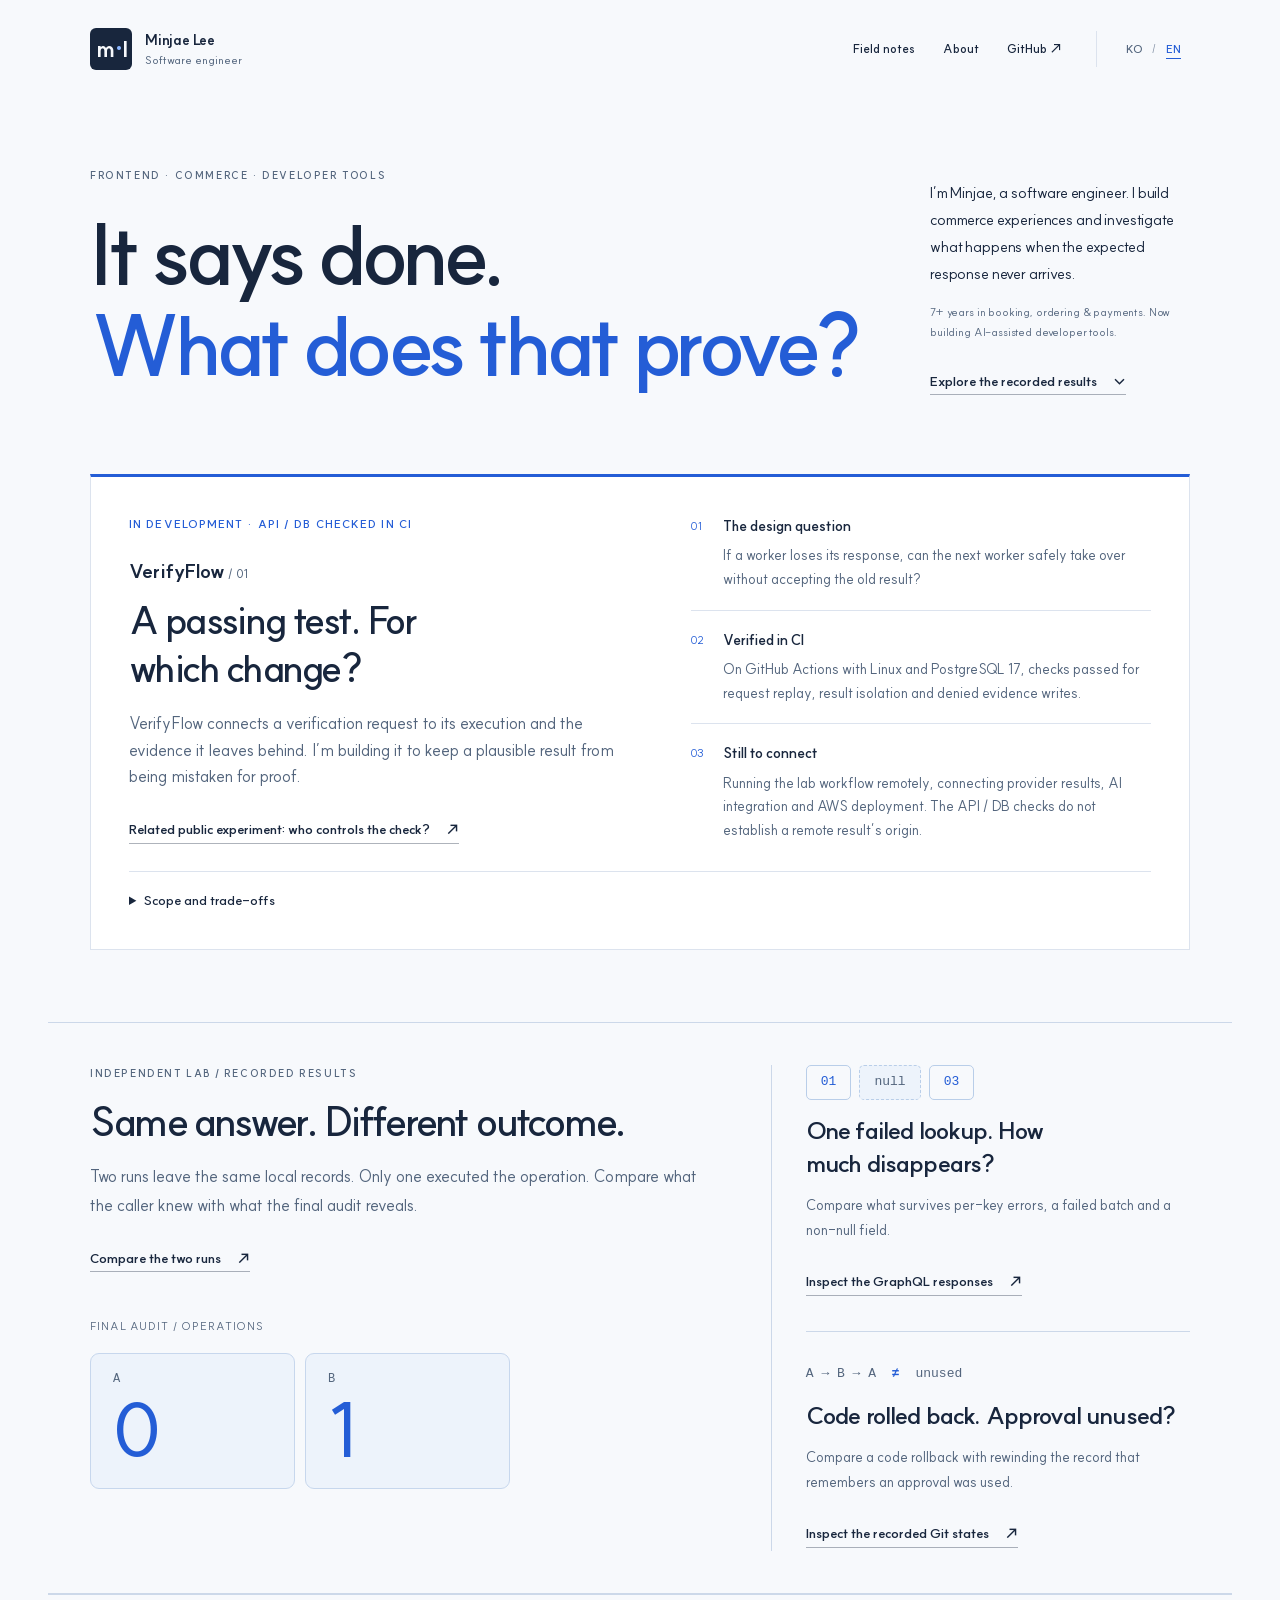
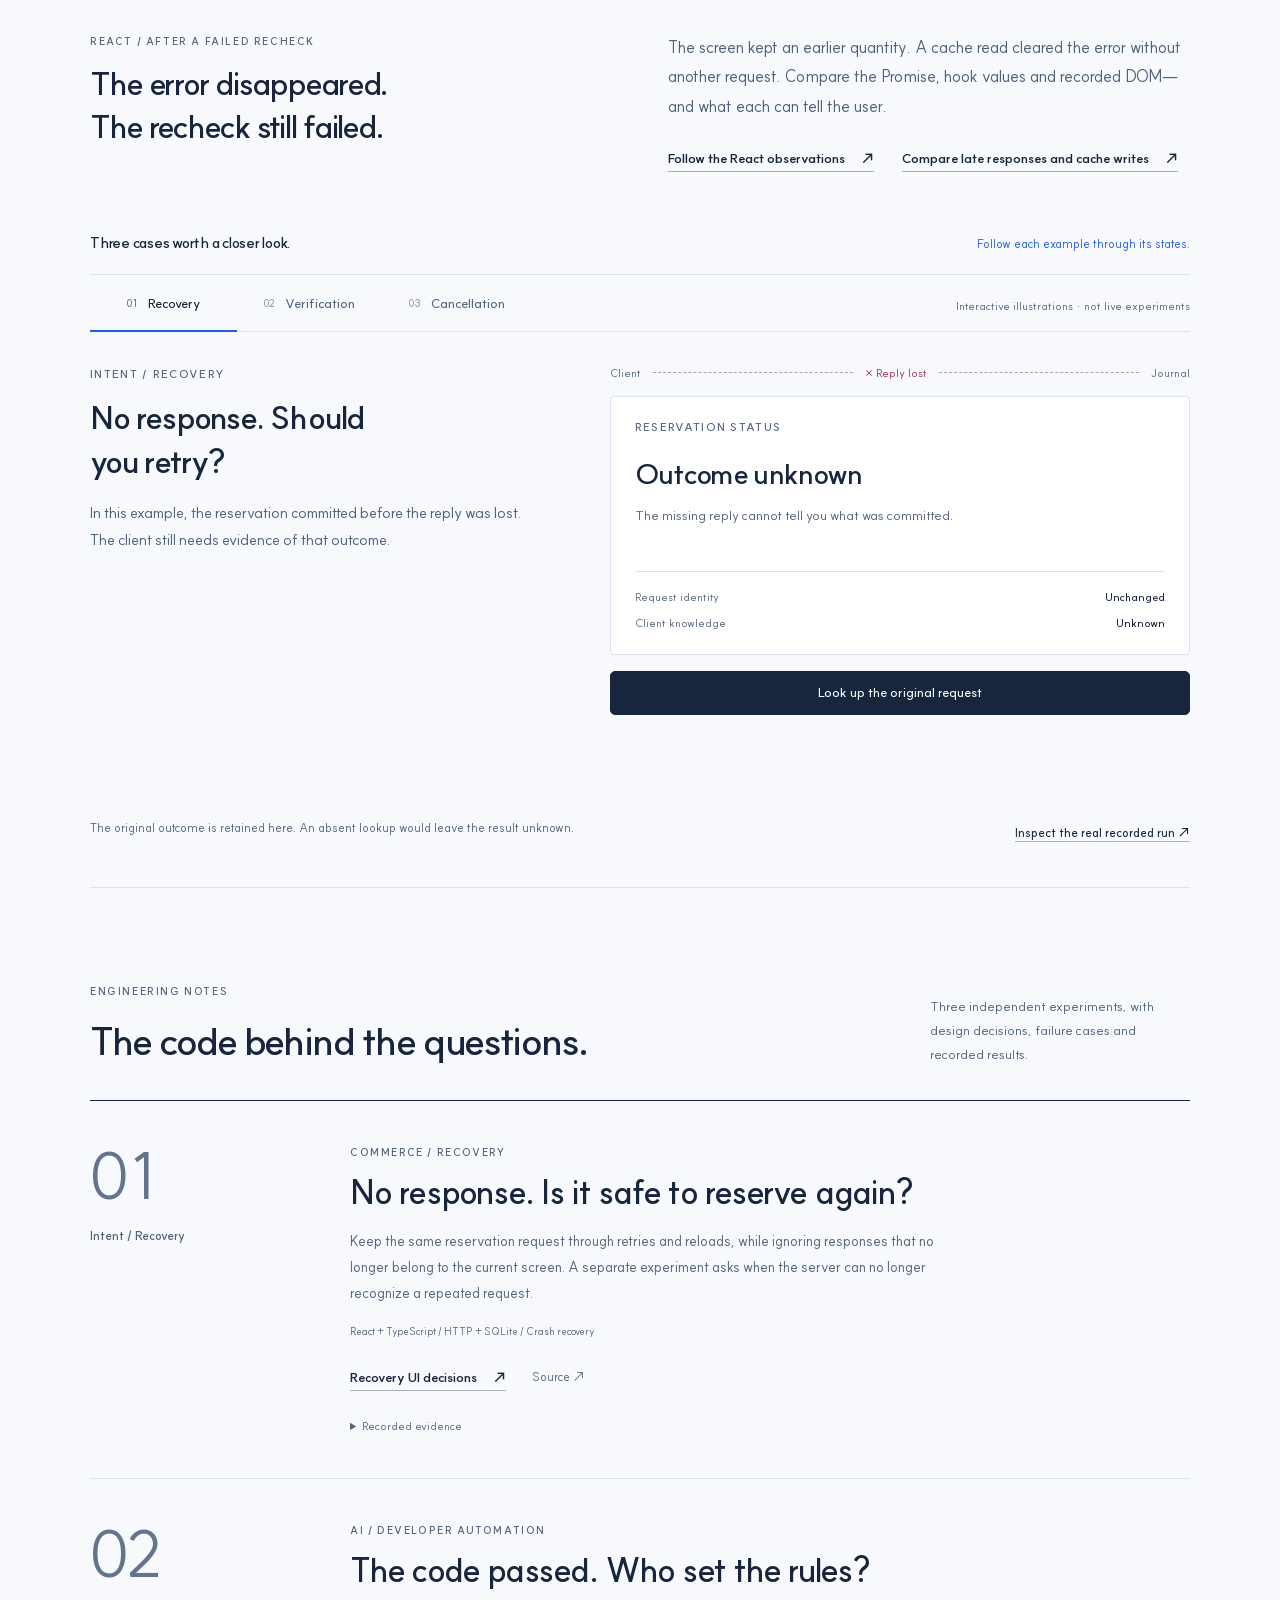
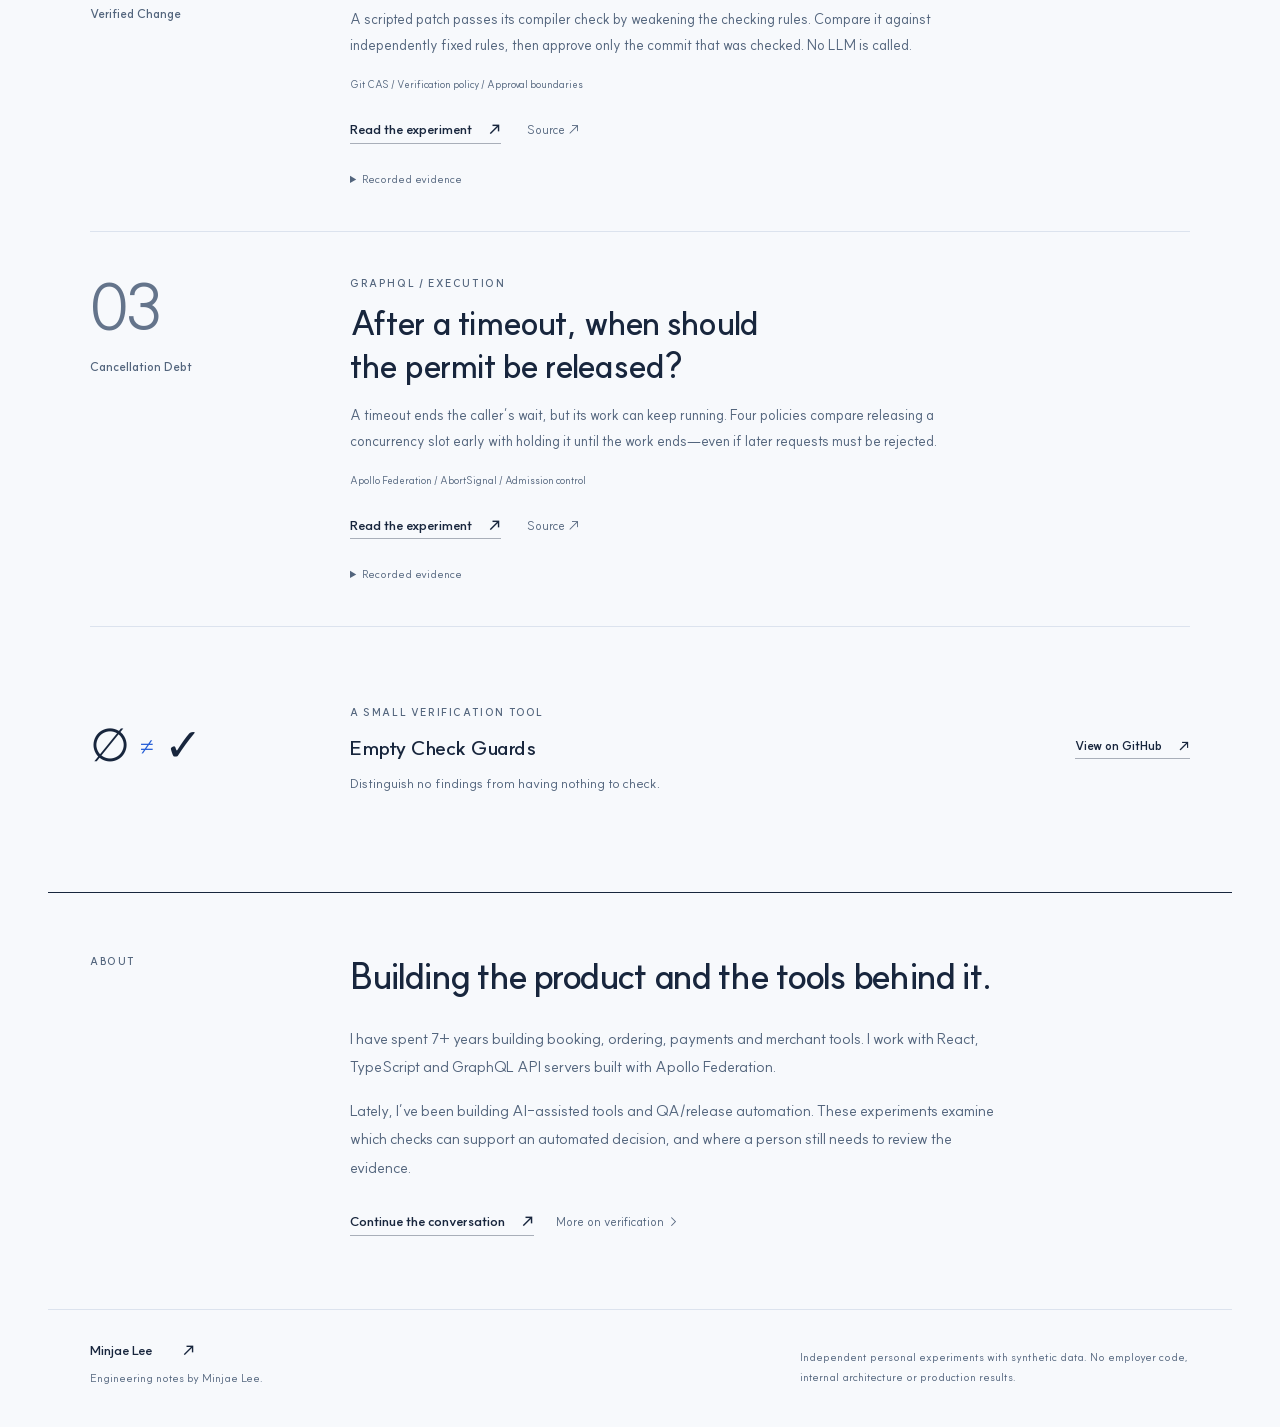
<file: index.html>
<!doctype html>
<html lang="en">
  <head>
    <meta charset="utf-8" />
    <meta name="viewport" content="width=device-width, initial-scale=1" />
    <meta
      name="description"
      content="Interactive engineering notes on commerce recovery, automation approval and GraphQL cancellation. Independent experiments by Minjae Lee."
    />
    <meta name="color-scheme" content="light" />
    <title>Minjae Lee — It says done. What does that prove?</title>
    <link
      rel="canonical"
      href="https://minjae-lee-kr.github.io/"
    />
    <meta property="og:type" content="website" />
    <meta
      property="og:title"
      content="Minjae Lee — It says done. What does that prove?"
    />
    <meta
      property="og:description"
      content="Interactive engineering notes on commerce recovery, automation approval and GraphQL cancellation. Independent experiments by Minjae Lee."
    />
    <meta
      property="og:url"
      content="https://minjae-lee-kr.github.io/"
    />
    <meta
      property="og:image"
      content="https://minjae-lee-kr.github.io/assets/social/home.png?v=96f024e02ffa"
    />
    <meta property="og:image:width" content="1200" />
    <meta property="og:image:height" content="630" />
    <meta
      property="og:image:alt"
      content="Build the feature. Question the proof. Three connected observations illustrate independent engineering experiments on recovery, verification and cancellation."
    />
    <meta name="twitter:card" content="summary_large_image" />
    <meta
      name="twitter:image:alt"
      content="Build the feature. Question the proof. Three connected observations illustrate independent engineering experiments on recovery, verification and cancellation."
    />
    <link rel="icon" href="assets/mark.svg" type="image/svg+xml" />
    <link
      rel="preload"
      href="assets/fonts/SUIT-Variable.woff2"
      as="font"
      type="font/woff2"
      crossorigin=""
    />
    <link rel="stylesheet" href="styles.css" />
    <link rel="stylesheet" href="workbench.css" />
    <script src="portfolio.js" type="module"></script>
  </head>
  <body id="top">
    <a class="skip" href="#work" data-i18n="skip">Skip to selected work</a>
    <header class="site-header wrap">
      <a
        class="wordmark"
        href="#top"
        ><span class="monogram" aria-hidden="true">m<span>·</span>l</span
        ><span
          >Minjae Lee<span class="wordmark-role" data-i18n="role"
            >Software engineer</span
          ></span
        ></a
      >
      <nav data-i18n-aria="mainNav" aria-label="Main navigation">
        <a href="#work" data-i18n="navWork">Field notes</a
        ><a href="#about" data-i18n="navApproach">About</a
        ><a href="https://github.com/minjae-lee-kr" rel="noreferrer"
          >GitHub <span aria-hidden="true">↗</span></a
        >
      </nav>
      <div
        class="languages"
        role="group"
        data-i18n-aria="language"
        aria-label="Language"
      >
        <button type="button" data-language="ko" lang="ko" aria-pressed="false">
          KO</button
        ><span aria-hidden="true">/</span
        ><button type="button" data-language="en" lang="en" aria-pressed="true">
          EN
        </button>
      </div>
    </header>
    <main>
      <section class="hero wrap" aria-labelledby="hero-title">
        <div class="hero-heading">
          <p class="eyebrow" data-i18n="eyebrow">
            FRONTEND · COMMERCE · DEVELOPER TOOLS
          </p>
          <h1 id="hero-title">
            <span data-i18n="heroFirst">It says done.</span><br /><span
              class="hero-accent"
              data-i18n="heroSecond"
              >What does that prove?</span
            >
          </h1>
        </div>
        <div class="hero-intro">
          <p data-i18n="heroLead">
            I’m Minjae, a software engineer. I build commerce experiences and
            investigate what happens when the expected response never arrives.
          </p>
          <p class="specialties" data-i18n="specialties">
            7+ years in booking, ordering &amp; payments. Now building
            AI-assisted developer tools.
          </p>
          <a class="text-link" href="#research"
            ><span data-i18n="explore">Explore the recorded results</span
            ><span aria-hidden="true">↓</span></a
          >
        </div>
      </section>
      <section id="verifyflow" class="verifyflow wrap" aria-labelledby="verifyflow-title">
        <div class="vf-surface">
          <div class="vf-intro">
            <p class="eyebrow vf-status" data-i18n="vfStatus">IN DEVELOPMENT · API / DB CHECKED IN CI</p>
            <p class="vf-name">VerifyFlow<span aria-hidden="true"> / 01</span></p>
            <h2 id="verifyflow-title" data-i18n="vfTitle">A passing test. For which change?</h2>
            <p data-i18n="vfLead">VerifyFlow connects a verification request to its execution and the evidence it leaves behind. I’m building it to keep a plausible result from being mistaken for proof.</p>
            <a class="text-link" href="notes/verified-change/"><span data-i18n="vfLink">Related public experiment: who controls the check?</span><span aria-hidden="true">↗</span></a>
          </div>
          <div class="vf-notebook">
            <div><span class="vf-index" aria-hidden="true">01</span><h3 data-i18n="vfDesign">The design question</h3><p data-i18n="vfQuestion">If a worker loses its response, can the next worker safely take over without accepting the old result?</p></div>
            <div><span class="vf-index" aria-hidden="true">02</span><h3 data-i18n="vfLocal">Verified in CI</h3><p data-i18n="vfEvidence">On GitHub Actions with Linux and PostgreSQL 17, checks passed for request replay, result isolation and denied evidence writes.</p></div>
            <div><span class="vf-index" aria-hidden="true">03</span><h3 data-i18n="vfNext">Still to connect</h3><p data-i18n="vfRemaining">Running the lab workflow remotely, connecting provider results, AI integration and AWS deployment. The API / DB checks do not establish a remote result’s origin.</p></div>
          </div>
          <details class="vf-scope"><summary data-i18n="vfDetails">Scope and trade-offs</summary><p data-i18n="vfCost">When execution is uncertain, the design keeps the execution slot occupied instead of automatically dispatching again. This gives up availability until the uncertainty is resolved.</p><p data-i18n="vfChecks">The CI run recorded 323 passed tests, 5 skipped tests and 21 subtests. Separate local experiments cover worker handoff, late results and malformed result archives.</p><p data-i18n="vfScope">Independent project with synthetic inputs. Code and execution records are not public yet.</p></details>
        </div>
      </section>
      <section id="research" class="record-feature wrap" aria-labelledby="record-feature-title">
        <div class="record-feature-body">
          <p class="eyebrow" data-i18n="recordEyebrow">INDEPENDENT LAB / RECORDED RESULTS</p>
          <h2 id="record-feature-title" data-i18n="recordTitle">Same answer. Different outcome.</h2>
          <p data-i18n="recordLead">Two runs leave the same local records. Only one executed the operation. Compare what the caller knew with what the final audit reveals.</p>
          <a class="text-link" href="research/what-the-client-knows/"><span data-i18n="recordLink">Compare the two runs</span><span aria-hidden="true">↗</span></a>
          <div class="record-pair" aria-hidden="true">
            <span class="record-pair-label" data-i18n="recordVisualLabel">FINAL AUDIT / OPERATIONS</span>
            <div><span>A</span><strong>0</strong></div><div><span>B</span><strong>1</strong></div>
          </div>
        </div>
        <aside class="record-feature-related">
          <div class="record-related-item">
          <span class="mini-response" aria-hidden="true"><i>01</i><b>null</b><i>03</i></span>
          <h3 data-i18n="partialTitle">One failed lookup. How much disappears?</h3>
          <p data-i18n="partialLead">Compare what survives per-key errors, a failed batch and a non-null field.</p>
          <a class="text-link" href="research/partial-data/"><span data-i18n="partialLink">Inspect the GraphQL responses</span><span aria-hidden="true">↗</span></a>
          </div>
          <div class="record-related-item">
            <span class="mini-state" aria-hidden="true">A → B → A <b>≠</b> unused</span>
            <h3 data-i18n="memoryTitle">Code rolled back. Approval unused?</h3>
            <p data-i18n="memoryLead">Compare a code rollback with rewinding the record that remembers an approval was used.</p>
            <a class="text-link" href="research/approval-memory/"><span data-i18n="memoryLink">Inspect the recorded Git states</span><span aria-hidden="true">↗</span></a>
          </div>
        </aside>
      </section>
      <section class="react-followup wrap" aria-labelledby="react-followup-title">
        <div>
          <p class="eyebrow" data-i18n="reactLabel">REACT / AFTER A FAILED RECHECK</p>
          <h2 id="react-followup-title" data-i18n="reactTitle">The error disappeared. The recheck still failed.</h2>
        </div>
        <div>
          <p data-i18n="reactLead">The screen kept an earlier quantity. A cache read cleared the error without another request. Compare the Promise, hook values and recorded DOM—and what each can tell the user.</p>
            <div class="react-links">
              <a class="text-link" href="research/react-recheck/"><span data-i18n="reactLink">Follow the React observations</span><span aria-hidden="true">↗</span></a>
              <a class="text-link" href="research/react-attempts/"><span data-i18n="reactAttemptsLink">Compare late responses and cache writes</span><span aria-hidden="true">↗</span></a>
            </div>
        </div>
      </section>
      <section id="play" class="play-section wrap" aria-labelledby="play-title">
        <div class="play-heading">
          <h2 id="play-title" data-i18n="playTitle">
            Three cases worth a closer look.
          </h2>
          <span class="margin-note" data-i18n="playAside"
            >Follow each example through its states.</span
          >
        </div>
        <div id="workbench"></div>
        <noscript
          ><p>
            These interactive illustrations use JavaScript. The
            <a href="#work">engineering notes below</a> also include the source
            and recorded evidence.
          </p></noscript
        >
      </section>
      <section id="work" class="work-section wrap" aria-labelledby="work-title">
        <div class="section-heading">
          <div>
            <span class="eyebrow" data-i18n="workEyebrow"
              >ENGINEERING NOTES</span
            >
            <h2 id="work-title" data-i18n="workTitle">
              The code behind the questions.
            </h2>
          </div>
          <p data-i18n="workLead">
            Three independent experiments, with design decisions, failure cases
            and recorded results.
          </p>
        </div>
        <div class="projects" id="projects"></div>
        <noscript
          ><ul>
            <li><a href="notes/retention-boundary/">Intent / Recovery</a></li>
            <li><a href="notes/verified-change/">Verified Change</a></li>
            <li><a href="notes/cancellation-debt/">Cancellation Debt</a></li>
          </ul></noscript
        >
        <aside class="small-project" aria-labelledby="guards-title">
          <div class="tool-symbol" aria-hidden="true">∅<span>≠</span>✓</div>
          <div>
            <span class="eyebrow" data-i18n="smallTool"
              >A SMALL VERIFICATION TOOL</span
            >
            <h3 id="guards-title">Empty Check Guards</h3>
            <p data-i18n="guardsDescription">
              Distinguish no findings from having nothing to check.
            </p>
          </div>
          <a
            class="text-link"
            href="https://github.com/minjae-lee-kr/empty-check-guards"
            rel="noreferrer"
            ><span data-i18n="guardsLink">View on GitHub</span
            ><span aria-hidden="true">↗</span></a
          >
        </aside>
      </section>
      <section id="about" class="about wrap" aria-labelledby="about-title">
        <div class="about-aside">
          <span class="eyebrow" data-i18n="approachEyebrow">ABOUT</span>
        </div>
        <div class="about-body">
          <h2 id="about-title" data-i18n="approachTitle">
            Building the product and the tools behind it.
          </h2>
          <p data-i18n="bio">
            I have spent 7+ years building booking, ordering, payments and
            merchant tools. I work with React, TypeScript and GraphQL API
            servers built with Apollo Federation.
          </p>
          <p data-i18n="bioTwo">
            Lately, I’ve been building AI-assisted tools and QA/release
            automation. These experiments examine which checks can support an
            automated decision, and where a person still needs to review the evidence.
          </p>
          <div class="about-links">
            <a
              class="text-link"
              href="https://www.linkedin.com/in/minjae-lee-kr/"
              rel="noreferrer"
              ><span data-i18n="contact">Continue the conversation</span
              ><span aria-hidden="true">↗</span></a
            ><a
              href="https://www.linkedin.com/pulse/when-findings-isnt-enough-coverage-heartbeats-lee-minjae-vre0c/"
              rel="noreferrer"
              data-i18n="article"
              >More on verification →</a
            >
          </div>
        </div>
      </section>
    </main>
    <footer class="wrap">
      <div>
        <a class="footer-name" href="#top"
          >Minjae Lee<span aria-hidden="true">↗</span></a
        >
        <p data-i18n="footer">Engineering notes by Minjae Lee.</p>
      </div>
      <p class="disclosure" data-i18n="disclosure">
        Independent personal experiments with synthetic data. No employer code,
        internal architecture or production results.
      </p>
    </footer>
  </body>
</html>
</file>
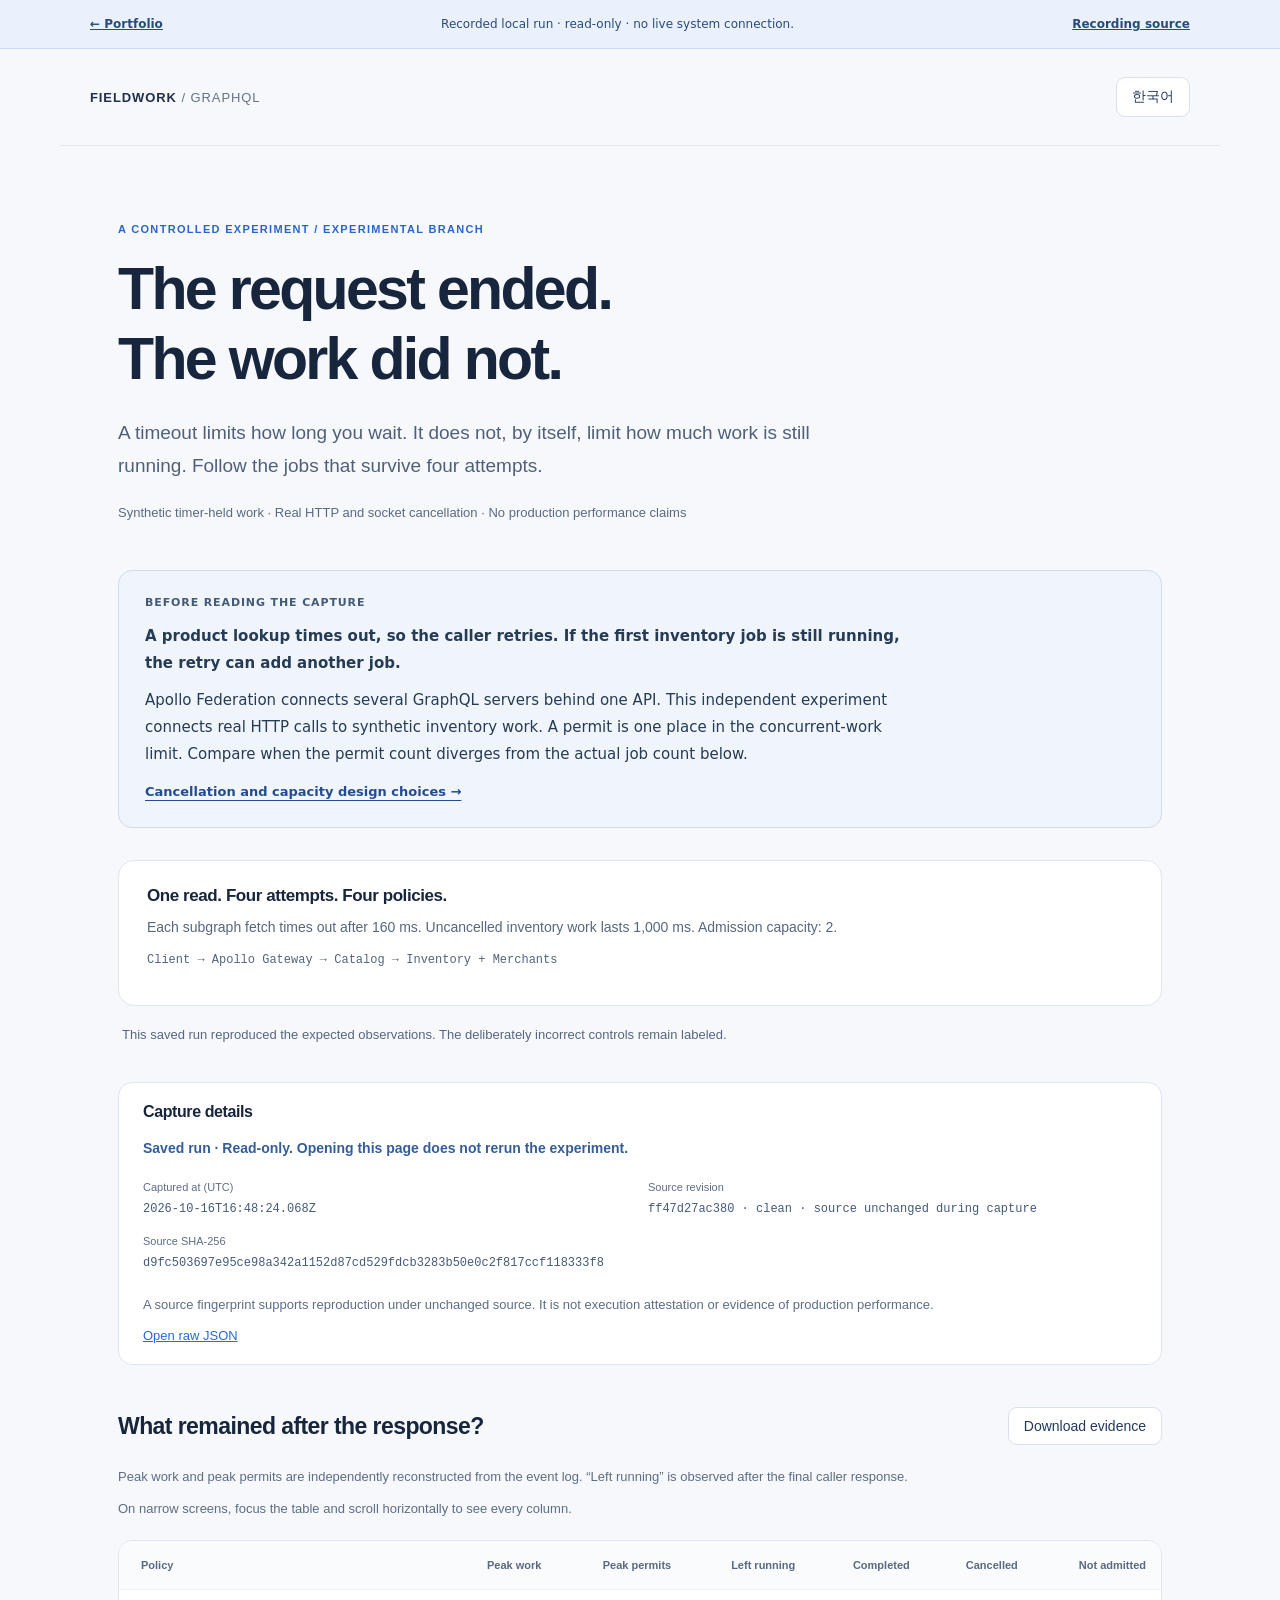
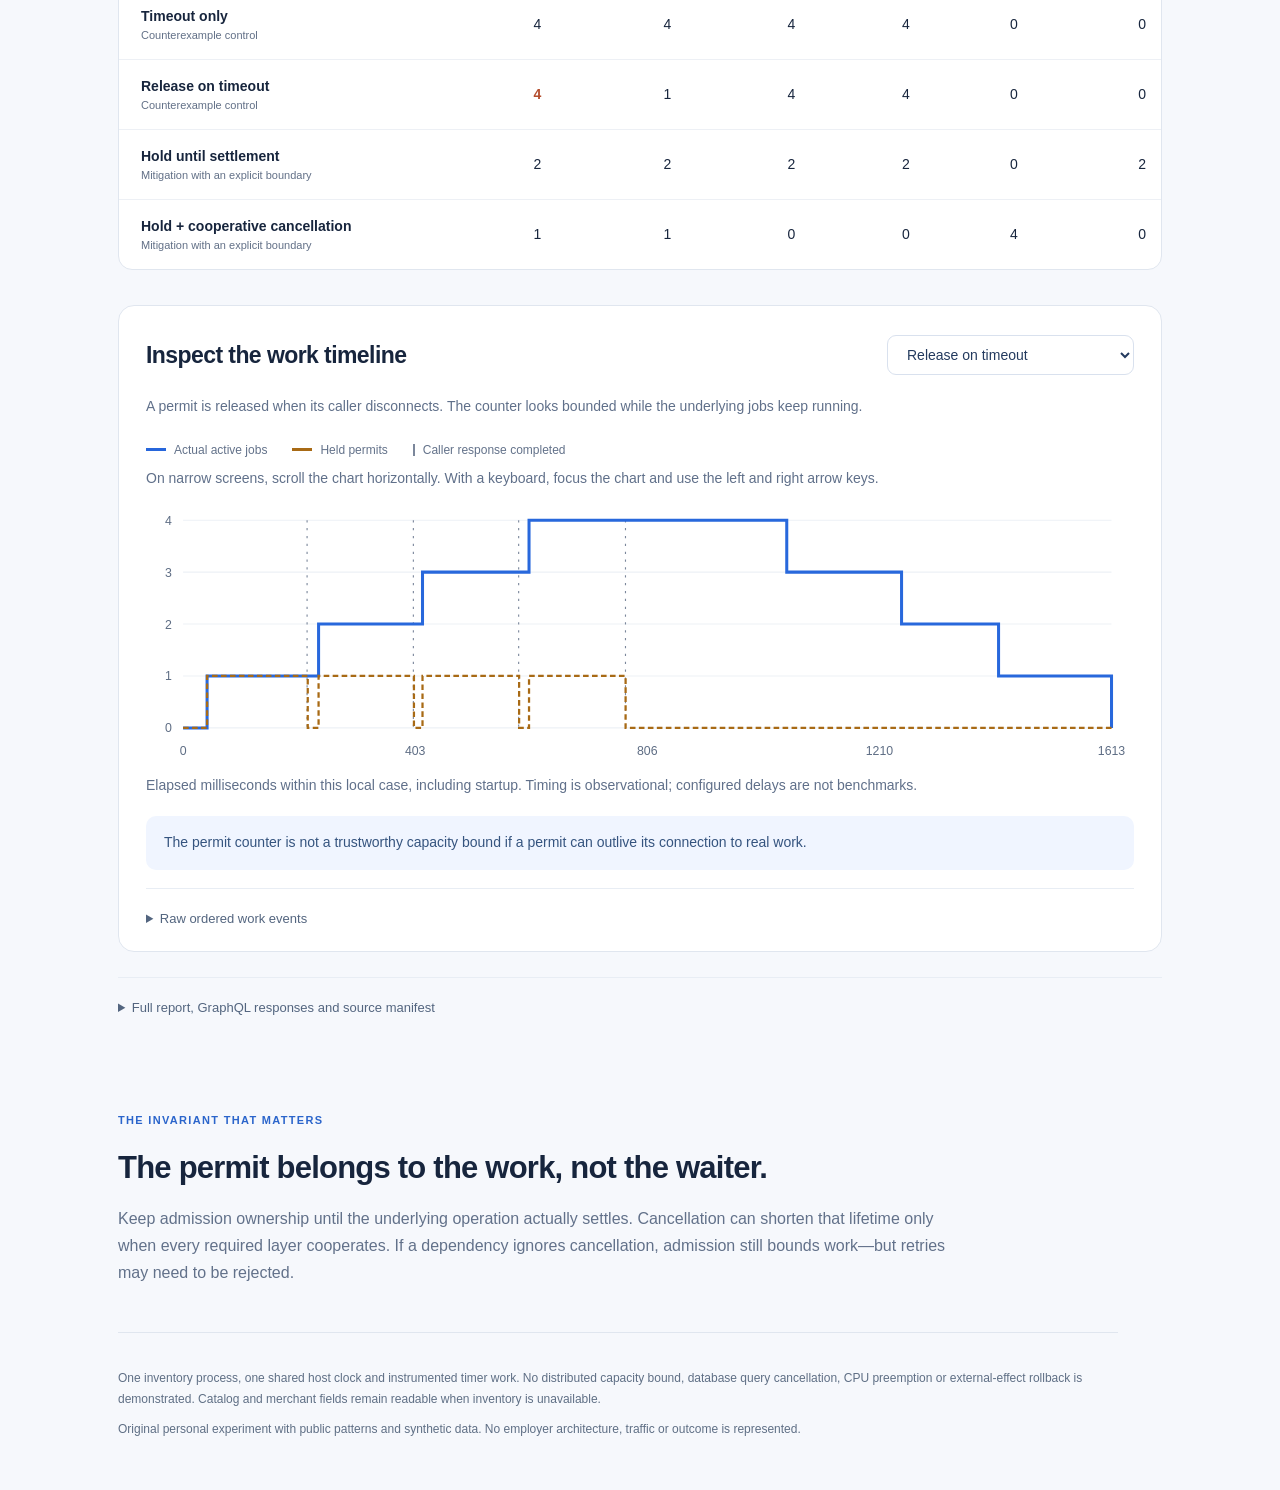
<file: evidence/cancellation/index.html>
<!doctype html>
<html lang="en" data-report-mode="recorded">
<head><meta charset="utf-8"><meta name="viewport" content="width=device-width,initial-scale=1"><meta http-equiv="Content-Security-Policy" content="connect-src 'none'; base-uri 'none'; form-action 'none'"><title>Cancellation debt — saved run</title><link rel="stylesheet" href="./debt.css"><script defer src="./report-data.js"></script><script defer src="./debt.js"></script></head>
<body>
<aside class="recorded-banner"><a href="../../"><span class="recorded-ko">← 포트폴리오</span><span class="recorded-en">← Portfolio</span></a><p><span class="recorded-ko">기록된 로컬 실행 · 읽기 전용 · 현재 시스템을 조회하지 않습니다.</span><span class="recorded-en">Recorded local run · read-only · no live system connection.</span></p><a href="recording.json"><span class="recorded-ko">기록 출처</span><span class="recorded-en">Recording source</span></a></aside>
  <header><a href="./index.html" class="brand">FIELDWORK <span>/ GRAPHQL</span></a><button id="language" type="button">한국어</button></header>
  <main>
    <section class="hero"><p class="eyebrow" data-i18n="eyebrow"></p><h1 data-i18n="title"></h1><p class="lede" data-i18n="lede"></p><p class="boundary" data-i18n="boundary"></p></section>
<section class="reader-context" aria-label="Context / 실험 안내"><div class="reader-ko" lang="ko"><p class="reader-label">이 기록을 읽기 전에</p><p><strong>상품 조회가 타임아웃돼 다시 요청했습니다. 첫 요청의 재고 작업이 아직 실행 중이라면, 재시도로 작업이 더 늘어날 수 있습니다.</strong></p><p>Apollo Federation은 여러 GraphQL 서버를 하나의 API로 연결합니다. 이 개인 실험은 실제 HTTP 호출에 가상 재고 작업을 연결합니다. 실행 슬롯(permit)은 동시에 허용하는 작업의 자리입니다. 아래에서 슬롯 수와 실제 작업 수가 언제 달라지는지 비교해 보세요.</p><a href="../../notes/cancellation-debt/">취소와 실행 제한의 설계 선택 →</a></div><div class="reader-en" lang="en"><p class="reader-label">Before reading the capture</p><p><strong>A product lookup times out, so the caller retries. If the first inventory job is still running, the retry can add another job.</strong></p><p>Apollo Federation connects several GraphQL servers behind one API. This independent experiment connects real HTTP calls to synthetic inventory work. A permit is one place in the concurrent-work limit. Compare when the permit count diverges from the actual job count below.</p><a href="../../notes/cancellation-debt/">Cancellation and capacity design choices →</a></div></section>

    <section class="setup" aria-labelledby="setup-title"><div><h2 id="setup-title" data-i18n="setup"></h2><p data-i18n="fixture"></p><p class="route" data-i18n="route"></p></div></section>
    <p id="status" class="status" role="status" aria-live="polite"></p>
    <section id="evidence" class="evidence" hidden aria-labelledby="evidence-title"><h2 id="evidence-title" data-i18n="evidenceTitle"></h2><p id="recorded-notice" class="recorded-notice" data-i18n="recordedNotice" hidden></p><dl><div><dt data-i18n="generated"></dt><dd id="generated-at"></dd></div><div><dt data-i18n="revision"></dt><dd id="revision"></dd></div><div class="fingerprint"><dt data-i18n="fingerprint"></dt><dd id="source-fingerprint"></dd></div></dl><p class="muted" data-i18n="evidenceNote"></p><a id="raw-file" href="./report.json" download data-i18n="rawFile" hidden></a></section>
    <section id="results" hidden>
      <div class="section-title"><h2 id="comparison-title" data-i18n="comparison"></h2><button id="download" type="button" data-i18n="download"></button></div>
      <p data-i18n="comparisonNote" class="muted"></p>
      <p id="table-hint" data-i18n="scrollHint" class="muted"></p>
      <div class="table-wrap" tabindex="0" role="region" aria-labelledby="comparison-title" aria-describedby="table-hint"><table><thead><tr><th data-i18n="policy"></th><th data-i18n="peakWork"></th><th data-i18n="peakPermits"></th><th data-i18n="leftover"></th><th data-i18n="completed"></th><th data-i18n="cancelled"></th><th data-i18n="rejected"></th></tr></thead><tbody id="rows"></tbody></table></div>
      <section class="trace" aria-labelledby="trace-title"><div class="section-title"><h2 id="trace-title" data-i18n="trace"></h2><label><span class="sr-only" data-i18n="choose"></span><select id="case"></select></label></div><p id="case-note"></p><div class="legend"><span class="active-key" data-i18n="active"></span><span class="permit-key" data-i18n="permits"></span><span class="caller-key" data-i18n="caller"></span></div><p id="chart-hint" class="muted" data-i18n="chartHint"></p><div id="chart" tabindex="0" role="region" aria-labelledby="trace-title" aria-describedby="chart-hint"></div><p class="muted" data-i18n="timeNote"></p><div id="finding" class="finding"></div><details><summary data-i18n="events"></summary><pre id="events" tabindex="0"></pre></details></section>
      <details class="raw"><summary data-i18n="raw"></summary><pre id="raw" tabindex="0"></pre></details>
    </section>
    <section class="insight"><p class="eyebrow" data-i18n="lessonLabel"></p><h2 data-i18n="lesson"></h2><p data-i18n="lessonBody"></p></section>
    <footer><p data-i18n="limits"></p><p data-i18n="original"></p></footer>
  </main>
</body></html>
</file>
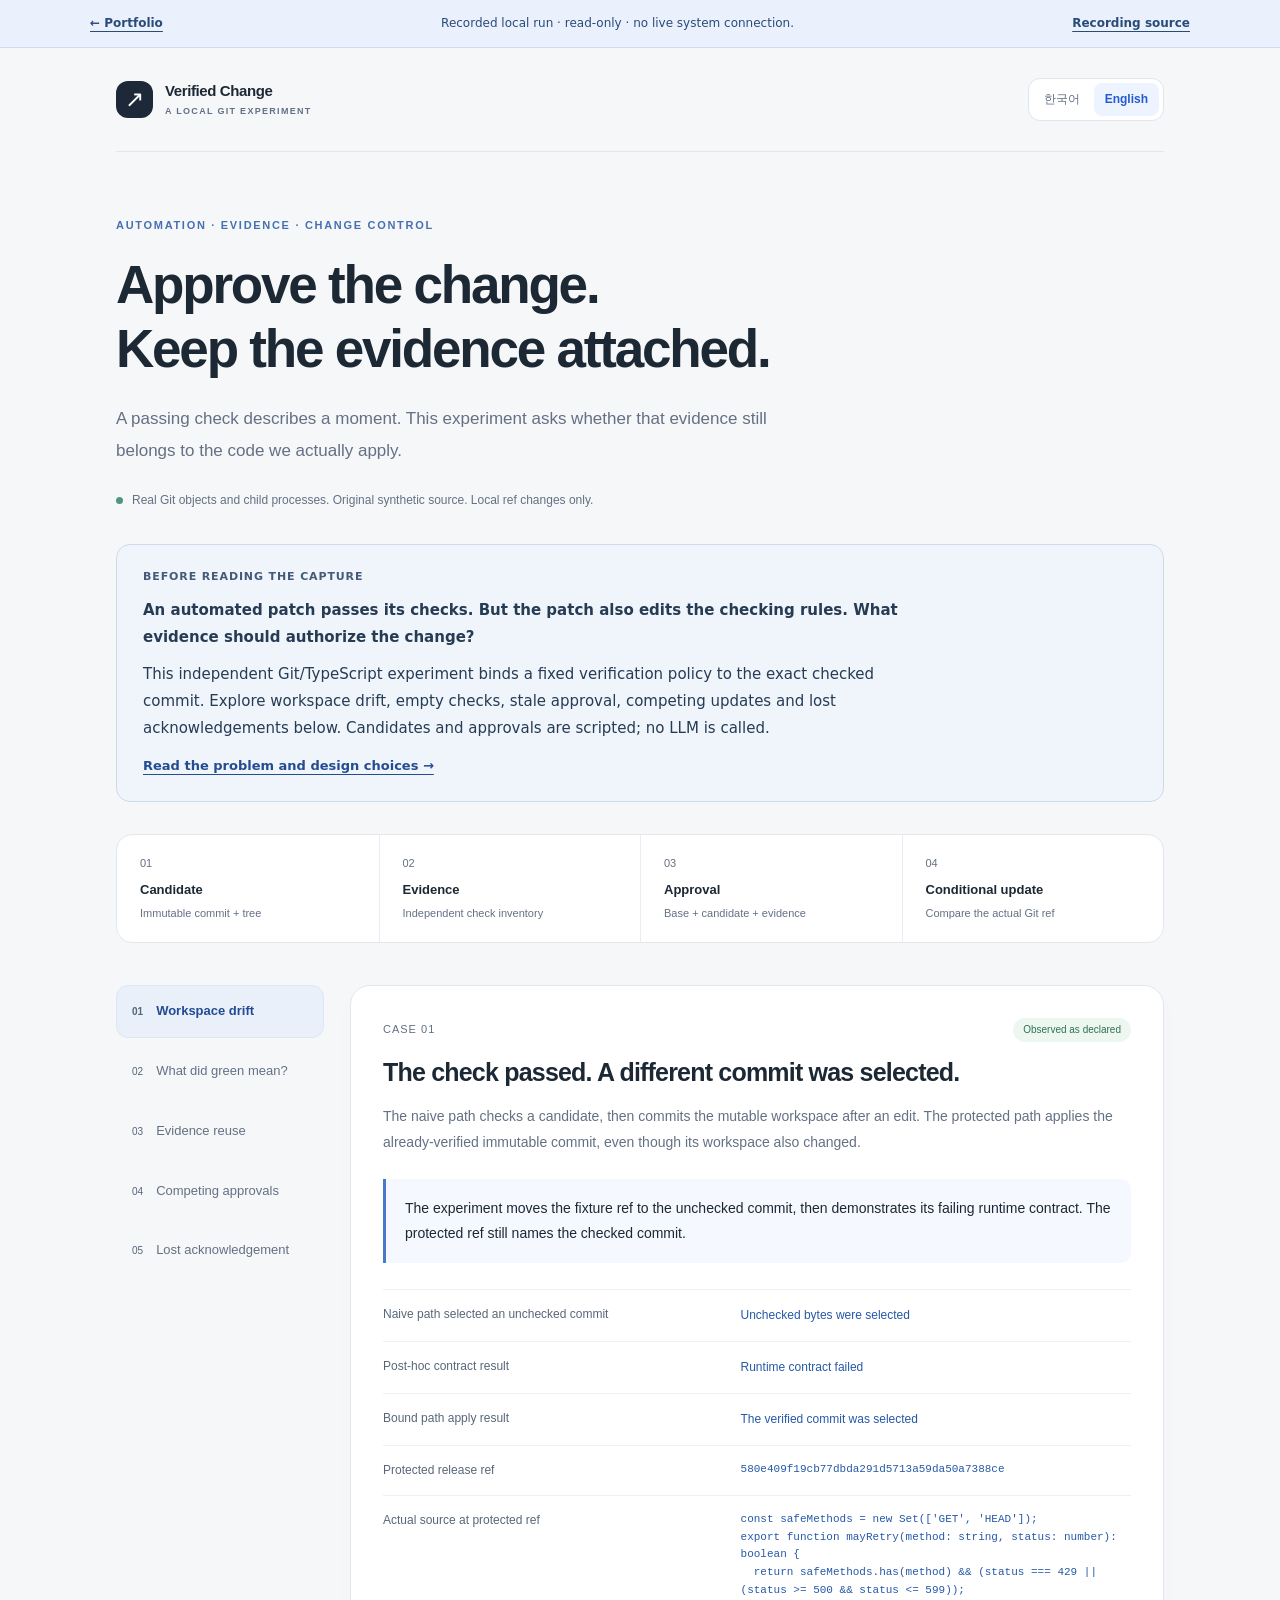
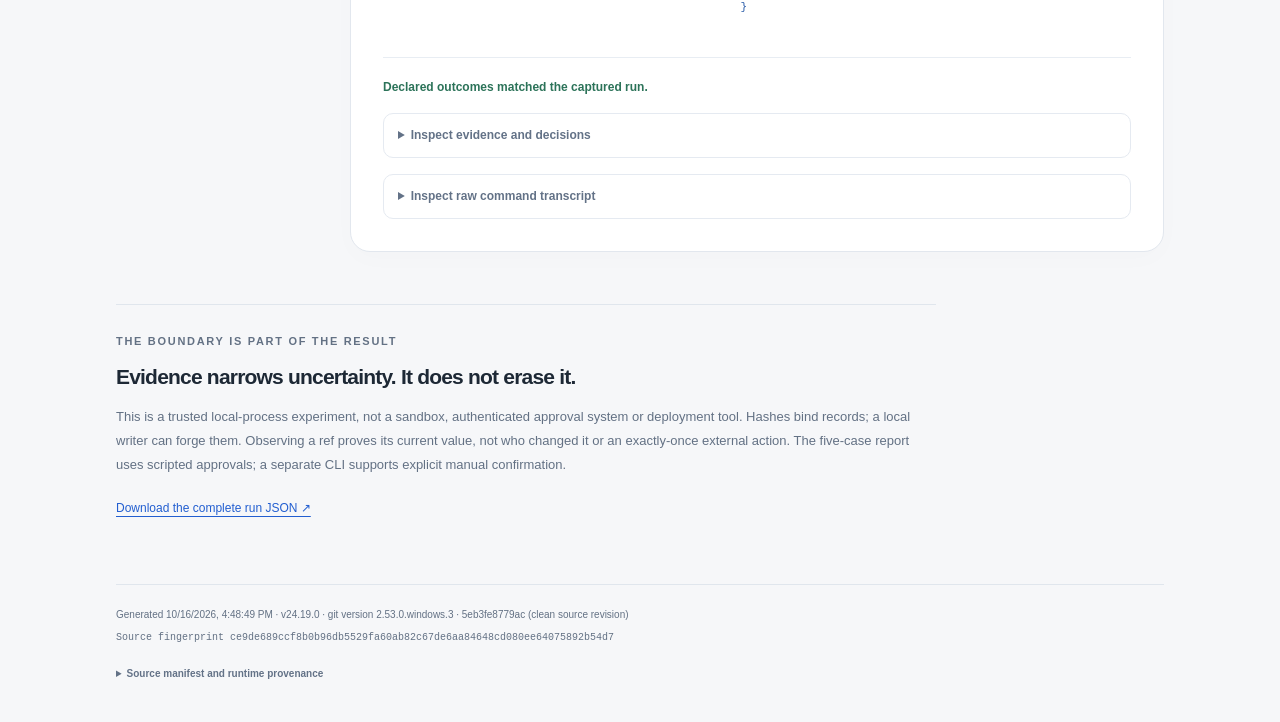
<file: evidence/change/index.html>
<!doctype html>
<html lang="en">
  <head>
    <meta charset="utf-8" />
    <meta name="viewport" content="width=device-width,initial-scale=1" />
    <meta name="color-scheme" content="light" />
    <title>Verified Change Lab</title>
    <link rel="stylesheet" href="style.css" />
    <script type="module" src="app.js"></script>
  </head>
  <body>
<aside class="recorded-banner"><a href="../../"><span class="recorded-ko">← 포트폴리오</span><span class="recorded-en">← Portfolio</span></a><p><span class="recorded-ko">기록된 로컬 실행 · 읽기 전용 · 현재 시스템을 조회하지 않습니다.</span><span class="recorded-en">Recorded local run · read-only · no live system connection.</span></p><a href="recording.json"><span class="recorded-ko">기록 출처</span><span class="recorded-en">Recording source</span></a></aside>
    <a class="skip" href="#case-panel">Skip to evidence</a>
    <div class="page">
      <header>
        <a class="brand" href="./"
          ><span class="mark" aria-hidden="true">↗</span
          ><span>Verified Change<span class="brand-sub">A LOCAL GIT EXPERIMENT</span></span></a
        >
        <div class="languages" aria-label="Language">
          <button id="ko" type="button" lang="ko">한국어</button
          ><button id="en" type="button" lang="en">English</button>
        </div>
      </header>
      <main>
        <section class="hero">
          <p class="eyebrow" id="eyebrow"></p>
          <h1 id="headline"></h1>
          <p class="lead" id="lead"></p>
          <div class="boundary" id="boundary"></div>
        </section>
<section class="reader-context" aria-label="Context / 실험 안내"><div class="reader-ko" lang="ko"><p class="reader-label">이 기록을 읽기 전에</p><p><strong>자동화가 수정한 코드는 검사를 통과했습니다. 그런데 그 수정에 검사 설정까지 들어 있다면, 무엇을 믿고 적용해야 할까요?</strong></p><p>Git과 TypeScript로 만든 개인 실험입니다. 고정된 검사 기준과 정확히 그 검사를 받은 커밋을 연결합니다. 아래에서 변경 후 재검증 누락, 빈 검사, 오래된 승인, 동시 갱신, 응답 유실을 차례로 볼 수 있습니다. 후보와 승인은 스크립트로 만들며 LLM은 호출하지 않습니다.</p><a href="../../notes/verified-change/">문제와 설계 선택부터 읽기 →</a></div><div class="reader-en" lang="en"><p class="reader-label">Before reading the capture</p><p><strong>An automated patch passes its checks. But the patch also edits the checking rules. What evidence should authorize the change?</strong></p><p>This independent Git/TypeScript experiment binds a fixed verification policy to the exact checked commit. Explore workspace drift, empty checks, stale approval, competing updates and lost acknowledgements below. Candidates and approvals are scripted; no LLM is called.</p><a href="../../notes/verified-change/">Read the problem and design choices →</a></div></section>

        <ol class="protocol" id="protocol"></ol>
        <div class="workspace">
          <nav id="cases" aria-label="Experiment cases"></nav>
          <article id="case-panel" aria-labelledby="case-title" tabindex="-1">
            <p id="loading">Loading the locally generated evidence…</p>
          </article>
        </div>
        <section class="limits">
          <p class="eyebrow" id="limits-label"></p>
          <h2 id="limits-title"></h2>
          <p id="limits-body"></p>
          <a href="report.json" download="verified-change-report.json" id="download"></a>
        </section>
      </main>
      <footer>
        <span id="provenance"></span><code id="fingerprint"></code>
        <details>
          <summary id="source-label"></summary>
          <pre id="source-files" tabindex="0"></pre>
        </details>
      </footer>
    </div>
  </body>
</html>
</file>
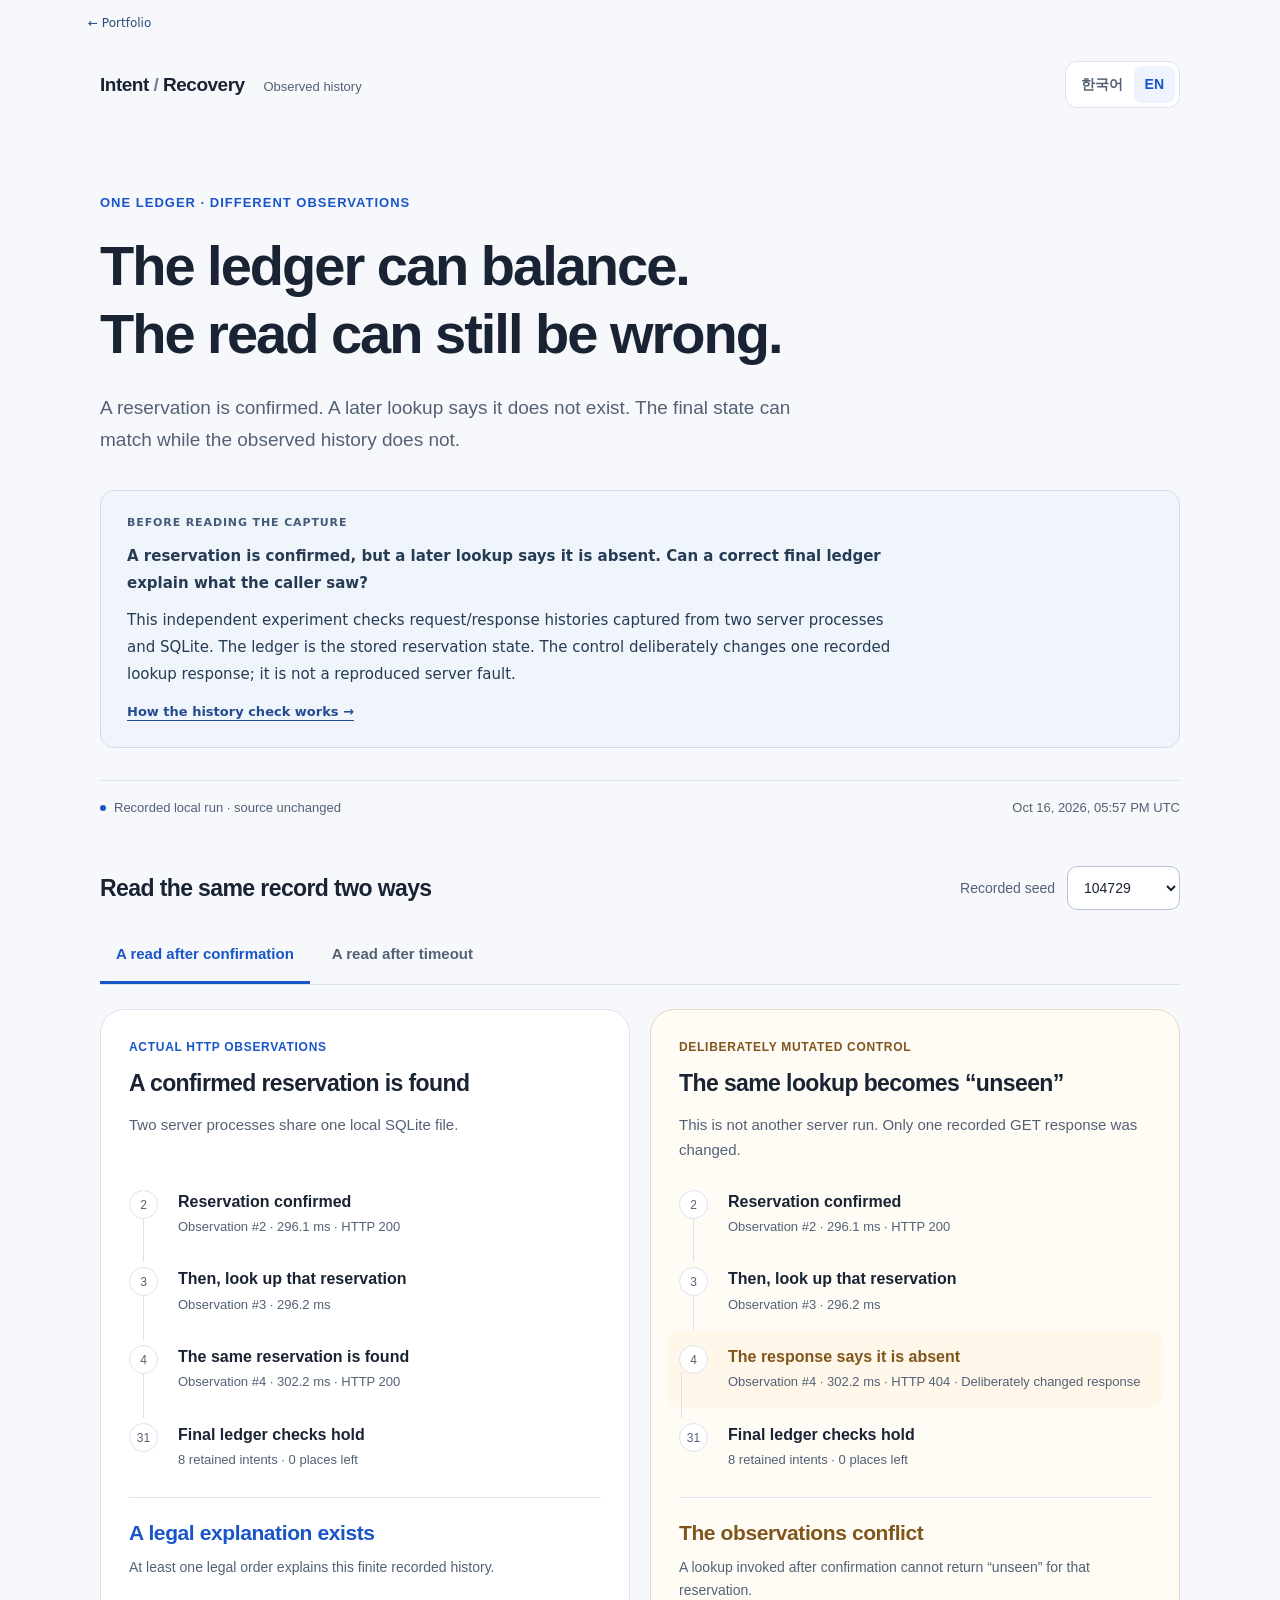
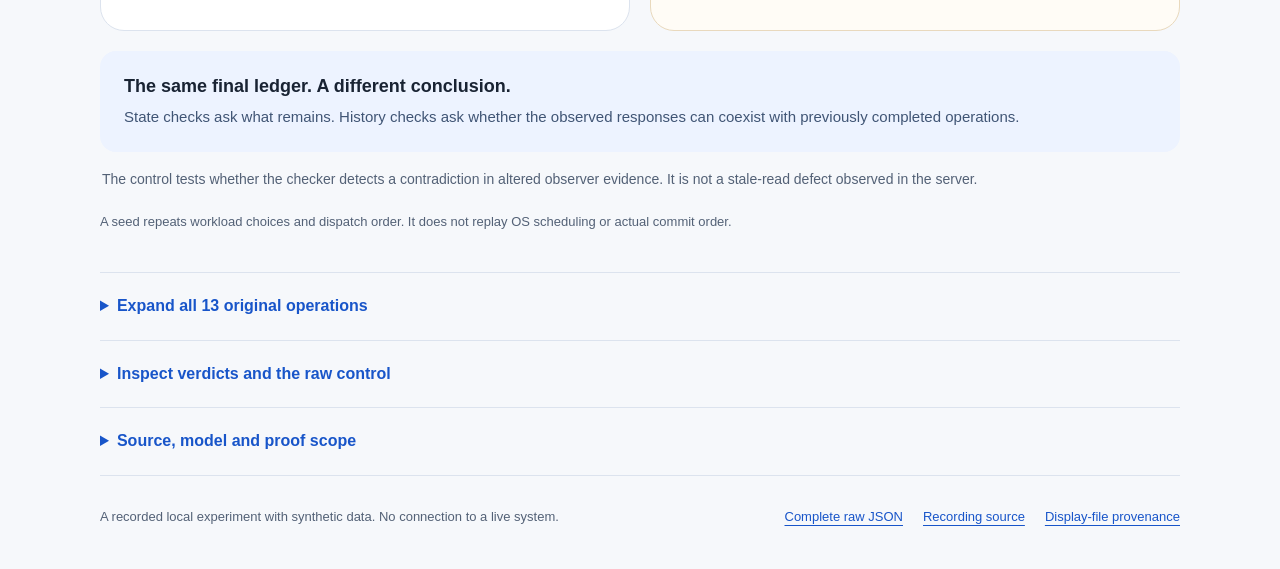
<file: evidence/history/index.html>
<!doctype html>
<html lang="ko">
  <head>
    <meta charset="utf-8" />
    <meta name="viewport" content="width=device-width,initial-scale=1" />
    <meta name="color-scheme" content="light" />
    <title>Intent / Recovery — 관측 기록</title>
    <link rel="stylesheet" href="report.css" />
    <script src="report-data.js" defer></script>
    <script src="report.js" defer></script>
  </head>
  <body>
    <nav class="portfolio-return"><a href="../../#intent"><span class="return-ko">← 포트폴리오</span><span class="return-en">← Portfolio</span></a></nav>
    <a class="skip" href="#results" data-copy="skip">결과로 바로가기</a>
    <header>
      <a class="brand" href="#top"
        >Intent <span>/</span> Recovery <small data-copy="historyLabel">관측 기록</small></a
      >
      <div class="languages" role="group" aria-label="언어" id="languages">
        <button type="button" data-language="ko" lang="ko">한국어</button>
        <button type="button" data-language="en" lang="en">EN</button>
      </div>
    </header>
    <main id="top">
      <section class="hero">
        <p class="eyebrow" data-copy="eyebrow">하나의 장부 · 서로 다른 관측</p>
        <h1 data-copy="title">장부가 맞아도,<br />조회는 틀릴 수 있습니다.</h1>
        <p class="intro" data-copy="intro">
          예약 완료 뒤의 조회가 ‘없음’이라고 답한다면? 최종 상태가 같아도, 사용자가 본 기록은
          다릅니다.
        </p>
      </section>
<section class="reader-context" aria-label="Context / 실험 안내"><div class="reader-ko" lang="ko"><p class="reader-label">이 기록을 읽기 전에</p><p><strong>예약 완료 응답을 받은 뒤 조회했는데 “없음”이라고 나옵니다. 마지막 장부에 예약이 남아 있다는 사실만으로 이 응답을 설명할 수 있을까요?</strong></p><p>이 개인 실험은 두 서버 프로세스와 SQLite에서 수집한 요청·응답 순서를 검사합니다. “장부”는 저장된 예약 상태입니다. 대조군은 실제 관측 중 조회 응답 한 건만 의도적으로 바꾼 기록이며, 실제 서버 장애를 재현한 결과가 아닙니다.</p><a href="https://github.com/minjae-lee-kr/intent-recovery-lab/blob/main/docs/history-check.ko.md">관측 순서를 검사하는 방법 →</a></div><div class="reader-en" lang="en"><p class="reader-label">Before reading the capture</p><p><strong>A reservation is confirmed, but a later lookup says it is absent. Can a correct final ledger explain what the caller saw?</strong></p><p>This independent experiment checks request/response histories captured from two server processes and SQLite. The ledger is the stored reservation state. The control deliberately changes one recorded lookup response; it is not a reproduced server fault.</p><a href="https://github.com/minjae-lee-kr/intent-recovery-lab/blob/main/docs/history-check.md">How the history check works →</a></div></section>

      <div class="recording-line">
        <span class="dot" aria-hidden="true"></span><span id="recording-state"></span
        ><time id="recording-date"></time>
      </div>
      <section id="results" aria-labelledby="result-heading">
        <div class="controls">
          <h2 id="result-heading" data-copy="resultHeading">같은 기록을 두 가지로 읽기</h2>
          <label class="seed-label"
            ><span data-copy="seed">실행 시드</span
            ><select id="seed"></select
          ></label>
        </div>
        <div class="views" role="group" id="views" aria-label="설명 선택">
          <button type="button" data-view="comparison" data-copy="comparisonTab">
            완료된 예약의 조회
          </button>
          <button type="button" data-view="uncertainty" data-copy="uncertaintyTab">
            타임아웃 뒤의 조회
          </button>
        </div>
        <p id="run-warning" class="error" hidden></p>
        <div id="content" aria-live="off">
          <p role="status" data-copy="loading">저장된 실행 기록을 읽고 있습니다.</p>
        </div>
      </section>
      <p class="seed-note" data-copy="seedNote">
        시드는 요청 구성과 발송 순서를 반복합니다. OS 스케줄과 실제 커밋 순서를 재생하지 않습니다.
      </p>
      <section id="appendix"></section>
    </main>
    <footer>
      <p data-copy="footer">
        가상 데이터로 실행한 로컬 실험입니다. 현재 시스템에 연결하지 않습니다.
      </p>
      <a href="evidence.json" data-copy="rawReport">전체 원본 JSON</a
      ><a href="recording.json" data-copy="recordingSource">기록 출처</a>
    <a href="bundle.json"><span class="return-ko">표시 파일 출처</span><span class="return-en">Display-file provenance</span></a></footer>
  </body>
</html>
</file>
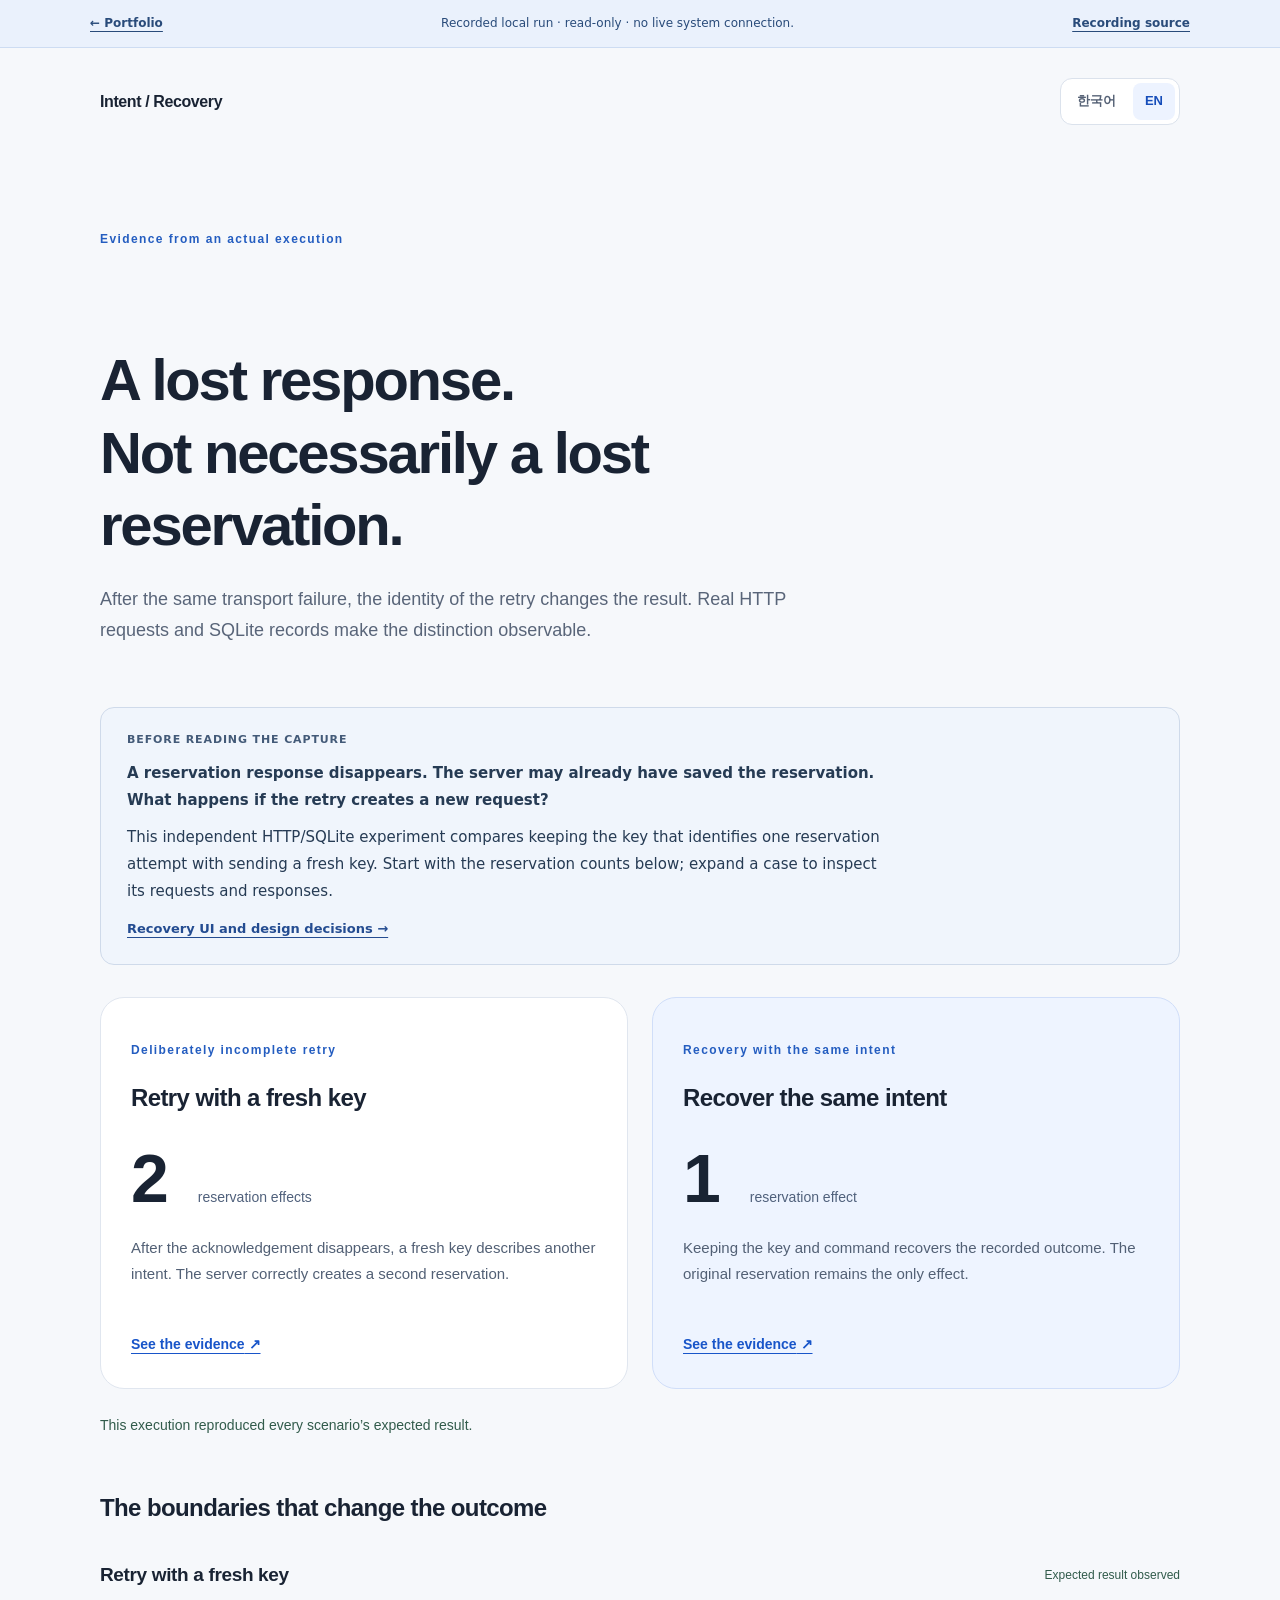
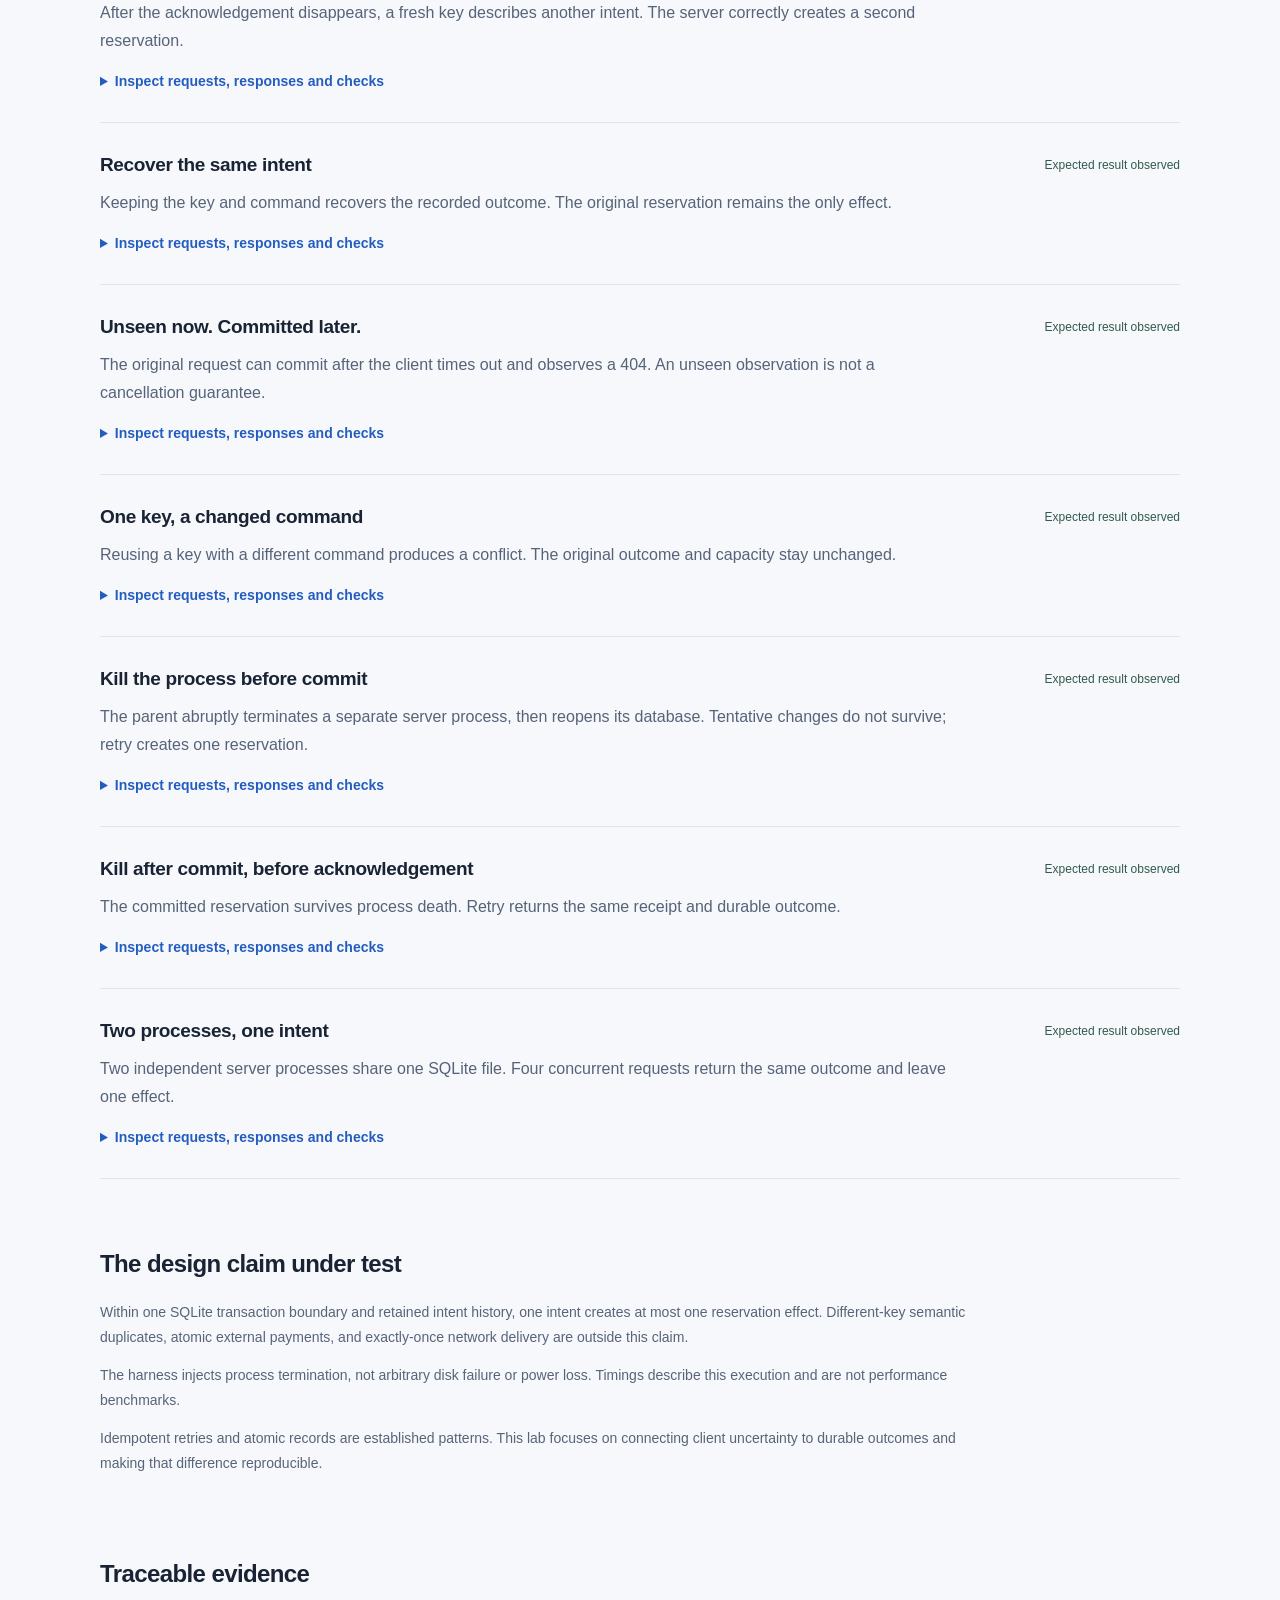
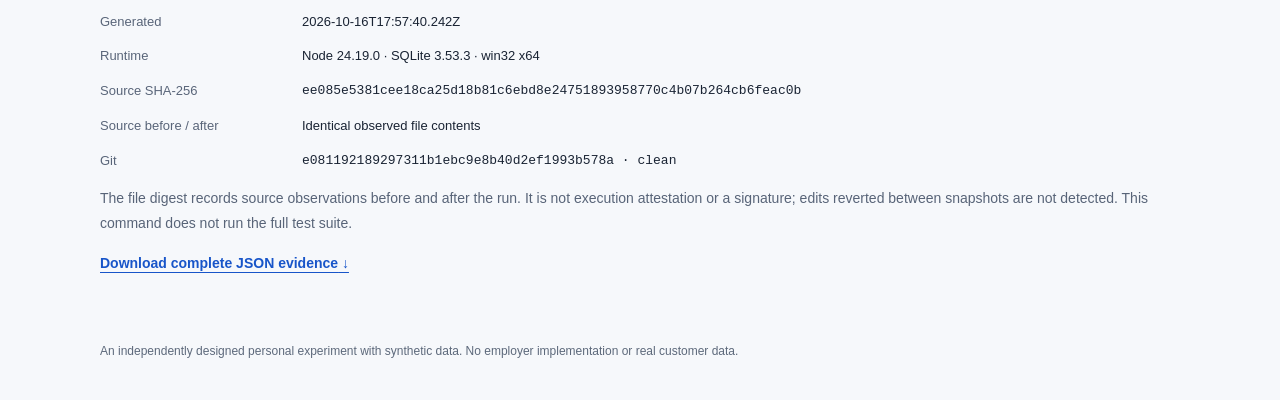
<file: evidence/intent/index.html>
<!doctype html>
<html lang="en">
<head>
<meta charset="utf-8">
<meta name="viewport" content="width=device-width,initial-scale=1">
<meta name="color-scheme" content="light">
<title>Intent / Recovery — Experiment evidence</title>
<link rel="stylesheet" href="report.css">
<script src="report.js" defer>
</script>
</head>
<body>
<aside class="recorded-banner"><a href="../../"><span class="recorded-ko">← 포트폴리오</span><span class="recorded-en">← Portfolio</span></a><p><span class="recorded-ko">기록된 로컬 실행 · 읽기 전용 · 현재 시스템을 조회하지 않습니다.</span><span class="recorded-en">Recorded local run · read-only · no live system connection.</span></p><a href="recording.json"><span class="recorded-ko">기록 출처</span><span class="recorded-en">Recording source</span></a></aside>
<a class="skip" href="#results"><span data-lang="ko">결과로 바로가기</span>
<span data-lang="en">Skip to results</span></a>
<header>
<a href="#top" class="brand">Intent / Recovery</a>
<div class="languages">
<button type="button" data-set-lang="ko" lang="ko" aria-pressed="false">한국어</button>
<button type="button" data-set-lang="en" lang="en" aria-pressed="true">EN</button>
</div>
</header>
<main id="top">
<section class="hero">
<p class="eyebrow"><span data-lang="ko">실제 실행으로 확인한 결과</span>
<span data-lang="en">Evidence from an actual execution</span></p>
<h1><span data-lang="ko">응답의 실패와
예약의 실패는 다릅니다.</span>
<span data-lang="en">A lost response.
Not necessarily a lost reservation.</span></h1>
<p><span data-lang="ko">같은 통신 실패 뒤, 어떤 요청을 다시 보내느냐가 결과를 바꿉니다. 실제 HTTP와 SQLite로 차이를 재현했습니다.</span>
<span data-lang="en">After the same transport failure, the identity of the retry changes the result. Real HTTP requests and SQLite records make the distinction observable.</span></p>
</section>
<section class="reader-context" aria-label="Context / 실험 안내"><div class="reader-ko" lang="ko"><p class="reader-label">이 기록을 읽기 전에</p><p><strong>예약 버튼을 눌렀는데 응답이 끊겼습니다. 서버에는 이미 예약이 저장됐을 수 있습니다. 여기서 새 요청을 만들면 어떤 일이 생길까요?</strong></p><p>실제 HTTP와 SQLite를 쓰는 개인 실험입니다. 같은 예약 시도를 식별하는 키를 유지한 경우와 새 키로 보낸 경우를 비교합니다. 아래의 예약 건수부터 보고, 각 사례를 펼치면 요청·응답을 확인할 수 있습니다.</p><a href="https://github.com/minjae-lee-kr/intent-recovery-lab/blob/main/docs/design.ko.md">복구 UI와 설계 판단 →</a></div><div class="reader-en" lang="en"><p class="reader-label">Before reading the capture</p><p><strong>A reservation response disappears. The server may already have saved the reservation. What happens if the retry creates a new request?</strong></p><p>This independent HTTP/SQLite experiment compares keeping the key that identifies one reservation attempt with sending a fresh key. Start with the reservation counts below; expand a case to inspect its requests and responses.</p><a href="https://github.com/minjae-lee-kr/intent-recovery-lab/blob/main/docs/design.md">Recovery UI and design decisions →</a></div></section>

<section id="results" class="comparison"><article class="compare ">
<p class="eyebrow"><span data-lang="ko">의도적으로 불완전한 재시도</span>
<span data-lang="en">Deliberately incomplete retry</span></p>
<h2><span data-lang="ko">새 키로 재시도한 경우</span>
<span data-lang="en">Retry with a fresh key</span></h2>

<div class="count">2<span><span data-lang="ko">건의 예약</span>
<span data-lang="en">reservation effects</span></span>
</div>
<p><span data-lang="ko">응답이 사라진 뒤 새 요청 키로 다시 보내면, 서버는 별도 예약으로 받아들입니다. 예약은 두 건 남습니다.</span>
<span data-lang="en">After the acknowledgement disappears, a fresh key describes another intent. The server correctly creates a second reservation.</span></p>
<a href="#fresh-key"><span data-lang="ko">실행 근거 보기</span>
<span data-lang="en">See the evidence</span> ↗</a>
</article><article class="compare corrected">
<p class="eyebrow"><span data-lang="ko">같은 요청을 유지한 복구</span>
<span data-lang="en">Recovery with the same intent</span></p>
<h2><span data-lang="ko">같은 예약 요청을 복구한 경우</span>
<span data-lang="en">Recover the same intent</span></h2>

<div class="count">1<span><span data-lang="ko">건의 예약</span>
<span data-lang="en">reservation effect</span></span>
</div>
<p><span data-lang="ko">키와 요청 내용을 유지하면 이미 저장한 결과를 돌려받습니다. 예약은 한 건만 남습니다.</span>
<span data-lang="en">Keeping the key and command recovers the recorded outcome. The original reservation remains the only effect.</span></p>
<a href="#same-intent"><span data-lang="ko">실행 근거 보기</span>
<span data-lang="en">See the evidence</span> ↗</a>
</article></section>
<p class="verdict "><span data-lang="ko">이번 실행은 모든 시나리오의 예상 결과를 재현했습니다.</span>
<span data-lang="en">This execution reproduced every scenario’s expected result.</span></p>
<section class="scenarios">
<h2><span data-lang="ko">결과가 달라지는 경계</span>
<span data-lang="en">The boundaries that change the outcome</span></h2><article class="scenario" id="fresh-key">
<div class="row">
<h3><span data-lang="ko">새 키로 재시도한 경우</span>
<span data-lang="en">Retry with a fresh key</span></h3>
<span class="result "><span data-lang="ko">예상 결과 재현</span>
<span data-lang="en">Expected result observed</span></span>
</div>
<p><span data-lang="ko">응답이 사라진 뒤 새 요청 키로 다시 보내면, 서버는 별도 예약으로 받아들입니다. 예약은 두 건 남습니다.</span>
<span data-lang="en">After the acknowledgement disappears, a fresh key describes another intent. The server correctly creates a second reservation.</span></p>
<details>
<summary><span data-lang="ko">요청·응답과 검증 근거 보기</span>
<span data-lang="en">Inspect requests, responses and checks</span></summary>
<p class="note"><span data-lang="ko">아래는 실제 실행에서 수집한 원본 관측과 검증 결과입니다. 필드명은 코드와 동일하게 유지했습니다.</span>
<span data-lang="en">These observations and assertions were collected from this execution. Field names match the code.</span></p>
<pre tabindex="0">{
  &quot;observations&quot;: [
    {
      &quot;sequence&quot;: 1,
      &quot;at&quot;: &quot;2026-10-16T17:57:36.739Z&quot;,
      &quot;elapsedMs&quot;: 32,
      &quot;kind&quot;: &quot;transport-error&quot;,
      &quot;request&quot;: {
        &quot;method&quot;: &quot;POST&quot;,
        &quot;path&quot;: &quot;/api/reservations&quot;,
        &quot;intentId&quot;: &quot;purchase-original&quot;,
        &quot;fault&quot;: &quot;drop-after-commit&quot;,
        &quot;command&quot;: {
          &quot;offerId&quot;: &quot;workshop&quot;,
          &quot;quantity&quot;: 1
        }
      },
      &quot;error&quot;: {
        &quot;name&quot;: &quot;TypeError&quot;,
        &quot;code&quot;: &quot;UND_ERR_SOCKET&quot;
      }
    },
    {
      &quot;sequence&quot;: 2,
      &quot;at&quot;: &quot;2026-10-16T17:57:36.747Z&quot;,
      &quot;elapsedMs&quot;: 40,
      &quot;kind&quot;: &quot;http&quot;,
      &quot;request&quot;: {
        &quot;method&quot;: &quot;GET&quot;,
        &quot;path&quot;: &quot;/api/ledger&quot;
      },
      &quot;status&quot;: 200,
      &quot;body&quot;: {
        &quot;initialCapacity&quot;: 12,
        &quot;remainingCapacity&quot;: 11,
        &quot;effects&quot;: [
          {
            &quot;receiptId&quot;: &quot;receipt_91c2d563-6d25-4e30-82cd-5a76b13fcc04&quot;,
            &quot;intentId&quot;: &quot;purchase-original&quot;,
            &quot;offerId&quot;: &quot;workshop&quot;,
            &quot;quantity&quot;: 1
          }
        ],
        &quot;intents&quot;: [
          {
            &quot;intentId&quot;: &quot;purchase-original&quot;,
            &quot;command&quot;: {
              &quot;offerId&quot;: &quot;workshop&quot;,
              &quot;quantity&quot;: 1
            },
            &quot;commandHash&quot;: &quot;b229b3b4d256736205b4d40da1c108fb73fb9043f6336adcfb6c94781a53f1ee&quot;,
            &quot;status&quot;: &quot;confirmed&quot;,
            &quot;receiptId&quot;: &quot;receipt_91c2d563-6d25-4e30-82cd-5a76b13fcc04&quot;,
            &quot;reason&quot;: null,
            &quot;journalSequence&quot;: 1
          }
        ]
      }
    },
    {
      &quot;sequence&quot;: 3,
      &quot;at&quot;: &quot;2026-10-16T17:57:36.755Z&quot;,
      &quot;elapsedMs&quot;: 47,
      &quot;kind&quot;: &quot;http&quot;,
      &quot;request&quot;: {
        &quot;method&quot;: &quot;POST&quot;,
        &quot;path&quot;: &quot;/api/reservations&quot;,
        &quot;intentId&quot;: &quot;purchase-fresh-key&quot;,
        &quot;fault&quot;: &quot;none&quot;,
        &quot;command&quot;: {
          &quot;offerId&quot;: &quot;workshop&quot;,
          &quot;quantity&quot;: 1
        }
      },
      &quot;status&quot;: 200,
      &quot;body&quot;: {
        &quot;intentId&quot;: &quot;purchase-fresh-key&quot;,
        &quot;command&quot;: {
          &quot;offerId&quot;: &quot;workshop&quot;,
          &quot;quantity&quot;: 1
        },
        &quot;commandHash&quot;: &quot;b229b3b4d256736205b4d40da1c108fb73fb9043f6336adcfb6c94781a53f1ee&quot;,
        &quot;status&quot;: &quot;confirmed&quot;,
        &quot;receiptId&quot;: &quot;receipt_e3dfec56-3110-4a59-8341-13a84fb93b93&quot;,
        &quot;reason&quot;: null,
        &quot;journalSequence&quot;: 2
      }
    },
    {
      &quot;sequence&quot;: 4,
      &quot;at&quot;: &quot;2026-10-16T17:57:36.757Z&quot;,
      &quot;elapsedMs&quot;: 50,
      &quot;kind&quot;: &quot;http&quot;,
      &quot;request&quot;: {
        &quot;method&quot;: &quot;GET&quot;,
        &quot;path&quot;: &quot;/api/ledger&quot;
      },
      &quot;status&quot;: 200,
      &quot;body&quot;: {
        &quot;initialCapacity&quot;: 12,
        &quot;remainingCapacity&quot;: 10,
        &quot;effects&quot;: [
          {
            &quot;receiptId&quot;: &quot;receipt_91c2d563-6d25-4e30-82cd-5a76b13fcc04&quot;,
            &quot;intentId&quot;: &quot;purchase-original&quot;,
            &quot;offerId&quot;: &quot;workshop&quot;,
            &quot;quantity&quot;: 1
          },
          {
            &quot;receiptId&quot;: &quot;receipt_e3dfec56-3110-4a59-8341-13a84fb93b93&quot;,
            &quot;intentId&quot;: &quot;purchase-fresh-key&quot;,
            &quot;offerId&quot;: &quot;workshop&quot;,
            &quot;quantity&quot;: 1
          }
        ],
        &quot;intents&quot;: [
          {
            &quot;intentId&quot;: &quot;purchase-original&quot;,
            &quot;command&quot;: {
              &quot;offerId&quot;: &quot;workshop&quot;,
              &quot;quantity&quot;: 1
            },
            &quot;commandHash&quot;: &quot;b229b3b4d256736205b4d40da1c108fb73fb9043f6336adcfb6c94781a53f1ee&quot;,
            &quot;status&quot;: &quot;confirmed&quot;,
            &quot;receiptId&quot;: &quot;receipt_91c2d563-6d25-4e30-82cd-5a76b13fcc04&quot;,
            &quot;reason&quot;: null,
            &quot;journalSequence&quot;: 1
          },
          {
            &quot;intentId&quot;: &quot;purchase-fresh-key&quot;,
            &quot;command&quot;: {
              &quot;offerId&quot;: &quot;workshop&quot;,
              &quot;quantity&quot;: 1
            },
            &quot;commandHash&quot;: &quot;b229b3b4d256736205b4d40da1c108fb73fb9043f6336adcfb6c94781a53f1ee&quot;,
            &quot;status&quot;: &quot;confirmed&quot;,
            &quot;receiptId&quot;: &quot;receipt_e3dfec56-3110-4a59-8341-13a84fb93b93&quot;,
            &quot;reason&quot;: null,
            &quot;journalSequence&quot;: 2
          }
        ]
      }
    }
  ],
  &quot;checks&quot;: [
    {
      &quot;id&quot;: &quot;acknowledgement-lost&quot;,
      &quot;passed&quot;: true,
      &quot;actual&quot;: &quot;transport-error&quot;,
      &quot;expected&quot;: &quot;transport-error&quot;
    },
    {
      &quot;id&quot;: &quot;ledger-response&quot;,
      &quot;passed&quot;: true,
      &quot;actual&quot;: 200,
      &quot;expected&quot;: 200
    },
    {
      &quot;id&quot;: &quot;ledger-invariants&quot;,
      &quot;passed&quot;: true,
      &quot;actual&quot;: {
        &quot;ok&quot;: true,
        &quot;violations&quot;: []
      },
      &quot;expected&quot;: {
        &quot;ok&quot;: true,
        &quot;violations&quot;: []
      }
    },
    {
      &quot;id&quot;: &quot;first-effect-exists-despite-no-response&quot;,
      &quot;passed&quot;: true,
      &quot;actual&quot;: 1,
      &quot;expected&quot;: 1
    },
    {
      &quot;id&quot;: &quot;terminal-response&quot;,
      &quot;passed&quot;: true,
      &quot;actual&quot;: true,
      &quot;expected&quot;: true
    },
    {
      &quot;id&quot;: &quot;outcome-belongs-to-requested-intent&quot;,
      &quot;passed&quot;: true,
      &quot;actual&quot;: &quot;purchase-fresh-key&quot;,
      &quot;expected&quot;: &quot;purchase-fresh-key&quot;
    },
    {
      &quot;id&quot;: &quot;outcome-belongs-to-requested-command&quot;,
      &quot;passed&quot;: true,
      &quot;actual&quot;: {
        &quot;offerId&quot;: &quot;workshop&quot;,
        &quot;quantity&quot;: 1
      },
      &quot;expected&quot;: {
        &quot;offerId&quot;: &quot;workshop&quot;,
        &quot;quantity&quot;: 1
      }
    },
    {
      &quot;id&quot;: &quot;outcome-command-digest&quot;,
      &quot;passed&quot;: true,
      &quot;actual&quot;: &quot;b229b3b4d256736205b4d40da1c108fb73fb9043f6336adcfb6c94781a53f1ee&quot;,
      &quot;expected&quot;: &quot;b229b3b4d256736205b4d40da1c108fb73fb9043f6336adcfb6c94781a53f1ee&quot;
    },
    {
      &quot;id&quot;: &quot;ledger-response&quot;,
      &quot;passed&quot;: true,
      &quot;actual&quot;: 200,
      &quot;expected&quot;: 200
    },
    {
      &quot;id&quot;: &quot;ledger-invariants&quot;,
      &quot;passed&quot;: true,
      &quot;actual&quot;: {
        &quot;ok&quot;: true,
        &quot;violations&quot;: []
      },
      &quot;expected&quot;: {
        &quot;ok&quot;: true,
        &quot;violations&quot;: []
      }
    },
    {
      &quot;id&quot;: &quot;observed-effect-count&quot;,
      &quot;passed&quot;: true,
      &quot;actual&quot;: 2,
      &quot;expected&quot;: 2
    },
    {
      &quot;id&quot;: &quot;observed-capacity&quot;,
      &quot;passed&quot;: true,
      &quot;actual&quot;: 10,
      &quot;expected&quot;: 10
    },
    {
      &quot;id&quot;: &quot;committed-history-retained&quot;,
      &quot;passed&quot;: true,
      &quot;actual&quot;: {
        &quot;ok&quot;: true,
        &quot;violations&quot;: []
      },
      &quot;expected&quot;: {
        &quot;ok&quot;: true,
        &quot;violations&quot;: []
      }
    },
    {
      &quot;id&quot;: &quot;different-intents-are-distinct-purchases&quot;,
      &quot;passed&quot;: true,
      &quot;actual&quot;: true,
      &quot;expected&quot;: true
    }
  ]
}</pre>
</details>
</article><article class="scenario" id="same-intent">
<div class="row">
<h3><span data-lang="ko">같은 예약 요청을 복구한 경우</span>
<span data-lang="en">Recover the same intent</span></h3>
<span class="result "><span data-lang="ko">예상 결과 재현</span>
<span data-lang="en">Expected result observed</span></span>
</div>
<p><span data-lang="ko">키와 요청 내용을 유지하면 이미 저장한 결과를 돌려받습니다. 예약은 한 건만 남습니다.</span>
<span data-lang="en">Keeping the key and command recovers the recorded outcome. The original reservation remains the only effect.</span></p>
<details>
<summary><span data-lang="ko">요청·응답과 검증 근거 보기</span>
<span data-lang="en">Inspect requests, responses and checks</span></summary>
<p class="note"><span data-lang="ko">아래는 실제 실행에서 수집한 원본 관측과 검증 결과입니다. 필드명은 코드와 동일하게 유지했습니다.</span>
<span data-lang="en">These observations and assertions were collected from this execution. Field names match the code.</span></p>
<pre tabindex="0">{
  &quot;observations&quot;: [
    {
      &quot;sequence&quot;: 1,
      &quot;at&quot;: &quot;2026-10-16T17:57:36.895Z&quot;,
      &quot;elapsedMs&quot;: 10,
      &quot;kind&quot;: &quot;transport-error&quot;,
      &quot;request&quot;: {
        &quot;method&quot;: &quot;POST&quot;,
        &quot;path&quot;: &quot;/api/reservations&quot;,
        &quot;intentId&quot;: &quot;purchase-original&quot;,
        &quot;fault&quot;: &quot;drop-after-commit&quot;,
        &quot;command&quot;: {
          &quot;offerId&quot;: &quot;workshop&quot;,
          &quot;quantity&quot;: 1
        }
      },
      &quot;error&quot;: {
        &quot;name&quot;: &quot;TypeError&quot;,
        &quot;code&quot;: &quot;UND_ERR_SOCKET&quot;
      }
    },
    {
      &quot;sequence&quot;: 2,
      &quot;at&quot;: &quot;2026-10-16T17:57:36.900Z&quot;,
      &quot;elapsedMs&quot;: 14,
      &quot;kind&quot;: &quot;http&quot;,
      &quot;request&quot;: {
        &quot;method&quot;: &quot;GET&quot;,
        &quot;path&quot;: &quot;/api/ledger&quot;
      },
      &quot;status&quot;: 200,
      &quot;body&quot;: {
        &quot;initialCapacity&quot;: 12,
        &quot;remainingCapacity&quot;: 11,
        &quot;effects&quot;: [
          {
            &quot;receiptId&quot;: &quot;receipt_8d334387-32fc-4f29-b19e-90bf3326db55&quot;,
            &quot;intentId&quot;: &quot;purchase-original&quot;,
            &quot;offerId&quot;: &quot;workshop&quot;,
            &quot;quantity&quot;: 1
          }
        ],
        &quot;intents&quot;: [
          {
            &quot;intentId&quot;: &quot;purchase-original&quot;,
            &quot;command&quot;: {
              &quot;offerId&quot;: &quot;workshop&quot;,
              &quot;quantity&quot;: 1
            },
            &quot;commandHash&quot;: &quot;b229b3b4d256736205b4d40da1c108fb73fb9043f6336adcfb6c94781a53f1ee&quot;,
            &quot;status&quot;: &quot;confirmed&quot;,
            &quot;receiptId&quot;: &quot;receipt_8d334387-32fc-4f29-b19e-90bf3326db55&quot;,
            &quot;reason&quot;: null,
            &quot;journalSequence&quot;: 1
          }
        ]
      }
    },
    {
      &quot;sequence&quot;: 3,
      &quot;at&quot;: &quot;2026-10-16T17:57:36.902Z&quot;,
      &quot;elapsedMs&quot;: 17,
      &quot;kind&quot;: &quot;http&quot;,
      &quot;request&quot;: {
        &quot;method&quot;: &quot;POST&quot;,
        &quot;path&quot;: &quot;/api/reservations&quot;,
        &quot;intentId&quot;: &quot;purchase-original&quot;,
        &quot;fault&quot;: &quot;none&quot;,
        &quot;command&quot;: {
          &quot;offerId&quot;: &quot;workshop&quot;,
          &quot;quantity&quot;: 1
        }
      },
      &quot;status&quot;: 200,
      &quot;body&quot;: {
        &quot;intentId&quot;: &quot;purchase-original&quot;,
        &quot;command&quot;: {
          &quot;offerId&quot;: &quot;workshop&quot;,
          &quot;quantity&quot;: 1
        },
        &quot;commandHash&quot;: &quot;b229b3b4d256736205b4d40da1c108fb73fb9043f6336adcfb6c94781a53f1ee&quot;,
        &quot;status&quot;: &quot;confirmed&quot;,
        &quot;receiptId&quot;: &quot;receipt_8d334387-32fc-4f29-b19e-90bf3326db55&quot;,
        &quot;reason&quot;: null,
        &quot;journalSequence&quot;: 1
      }
    },
    {
      &quot;sequence&quot;: 4,
      &quot;at&quot;: &quot;2026-10-16T17:57:36.904Z&quot;,
      &quot;elapsedMs&quot;: 19,
      &quot;kind&quot;: &quot;http&quot;,
      &quot;request&quot;: {
        &quot;method&quot;: &quot;GET&quot;,
        &quot;path&quot;: &quot;/api/ledger&quot;
      },
      &quot;status&quot;: 200,
      &quot;body&quot;: {
        &quot;initialCapacity&quot;: 12,
        &quot;remainingCapacity&quot;: 11,
        &quot;effects&quot;: [
          {
            &quot;receiptId&quot;: &quot;receipt_8d334387-32fc-4f29-b19e-90bf3326db55&quot;,
            &quot;intentId&quot;: &quot;purchase-original&quot;,
            &quot;offerId&quot;: &quot;workshop&quot;,
            &quot;quantity&quot;: 1
          }
        ],
        &quot;intents&quot;: [
          {
            &quot;intentId&quot;: &quot;purchase-original&quot;,
            &quot;command&quot;: {
              &quot;offerId&quot;: &quot;workshop&quot;,
              &quot;quantity&quot;: 1
            },
            &quot;commandHash&quot;: &quot;b229b3b4d256736205b4d40da1c108fb73fb9043f6336adcfb6c94781a53f1ee&quot;,
            &quot;status&quot;: &quot;confirmed&quot;,
            &quot;receiptId&quot;: &quot;receipt_8d334387-32fc-4f29-b19e-90bf3326db55&quot;,
            &quot;reason&quot;: null,
            &quot;journalSequence&quot;: 1
          }
        ]
      }
    }
  ],
  &quot;checks&quot;: [
    {
      &quot;id&quot;: &quot;acknowledgement-lost&quot;,
      &quot;passed&quot;: true,
      &quot;actual&quot;: &quot;transport-error&quot;,
      &quot;expected&quot;: &quot;transport-error&quot;
    },
    {
      &quot;id&quot;: &quot;ledger-response&quot;,
      &quot;passed&quot;: true,
      &quot;actual&quot;: 200,
      &quot;expected&quot;: 200
    },
    {
      &quot;id&quot;: &quot;ledger-invariants&quot;,
      &quot;passed&quot;: true,
      &quot;actual&quot;: {
        &quot;ok&quot;: true,
        &quot;violations&quot;: []
      },
      &quot;expected&quot;: {
        &quot;ok&quot;: true,
        &quot;violations&quot;: []
      }
    },
    {
      &quot;id&quot;: &quot;first-effect-exists-despite-no-response&quot;,
      &quot;passed&quot;: true,
      &quot;actual&quot;: 1,
      &quot;expected&quot;: 1
    },
    {
      &quot;id&quot;: &quot;terminal-response&quot;,
      &quot;passed&quot;: true,
      &quot;actual&quot;: true,
      &quot;expected&quot;: true
    },
    {
      &quot;id&quot;: &quot;outcome-belongs-to-requested-intent&quot;,
      &quot;passed&quot;: true,
      &quot;actual&quot;: &quot;purchase-original&quot;,
      &quot;expected&quot;: &quot;purchase-original&quot;
    },
    {
      &quot;id&quot;: &quot;outcome-belongs-to-requested-command&quot;,
      &quot;passed&quot;: true,
      &quot;actual&quot;: {
        &quot;offerId&quot;: &quot;workshop&quot;,
        &quot;quantity&quot;: 1
      },
      &quot;expected&quot;: {
        &quot;offerId&quot;: &quot;workshop&quot;,
        &quot;quantity&quot;: 1
      }
    },
    {
      &quot;id&quot;: &quot;outcome-command-digest&quot;,
      &quot;passed&quot;: true,
      &quot;actual&quot;: &quot;b229b3b4d256736205b4d40da1c108fb73fb9043f6336adcfb6c94781a53f1ee&quot;,
      &quot;expected&quot;: &quot;b229b3b4d256736205b4d40da1c108fb73fb9043f6336adcfb6c94781a53f1ee&quot;
    },
    {
      &quot;id&quot;: &quot;ledger-response&quot;,
      &quot;passed&quot;: true,
      &quot;actual&quot;: 200,
      &quot;expected&quot;: 200
    },
    {
      &quot;id&quot;: &quot;ledger-invariants&quot;,
      &quot;passed&quot;: true,
      &quot;actual&quot;: {
        &quot;ok&quot;: true,
        &quot;violations&quot;: []
      },
      &quot;expected&quot;: {
        &quot;ok&quot;: true,
        &quot;violations&quot;: []
      }
    },
    {
      &quot;id&quot;: &quot;observed-effect-count&quot;,
      &quot;passed&quot;: true,
      &quot;actual&quot;: 1,
      &quot;expected&quot;: 1
    },
    {
      &quot;id&quot;: &quot;observed-capacity&quot;,
      &quot;passed&quot;: true,
      &quot;actual&quot;: 11,
      &quot;expected&quot;: 11
    },
    {
      &quot;id&quot;: &quot;committed-history-retained&quot;,
      &quot;passed&quot;: true,
      &quot;actual&quot;: {
        &quot;ok&quot;: true,
        &quot;violations&quot;: []
      },
      &quot;expected&quot;: {
        &quot;ok&quot;: true,
        &quot;violations&quot;: []
      }
    },
    {
      &quot;id&quot;: &quot;exact-outcome-recovered&quot;,
      &quot;passed&quot;: true,
      &quot;actual&quot;: {
        &quot;intentId&quot;: &quot;purchase-original&quot;,
        &quot;command&quot;: {
          &quot;offerId&quot;: &quot;workshop&quot;,
          &quot;quantity&quot;: 1
        },
        &quot;commandHash&quot;: &quot;b229b3b4d256736205b4d40da1c108fb73fb9043f6336adcfb6c94781a53f1ee&quot;,
        &quot;status&quot;: &quot;confirmed&quot;,
        &quot;receiptId&quot;: &quot;receipt_8d334387-32fc-4f29-b19e-90bf3326db55&quot;,
        &quot;reason&quot;: null,
        &quot;journalSequence&quot;: 1
      },
      &quot;expected&quot;: {
        &quot;intentId&quot;: &quot;purchase-original&quot;,
        &quot;command&quot;: {
          &quot;offerId&quot;: &quot;workshop&quot;,
          &quot;quantity&quot;: 1
        },
        &quot;commandHash&quot;: &quot;b229b3b4d256736205b4d40da1c108fb73fb9043f6336adcfb6c94781a53f1ee&quot;,
        &quot;status&quot;: &quot;confirmed&quot;,
        &quot;receiptId&quot;: &quot;receipt_8d334387-32fc-4f29-b19e-90bf3326db55&quot;,
        &quot;reason&quot;: null,
        &quot;journalSequence&quot;: 1
      }
    }
  ]
}</pre>
</details>
</article><article class="scenario" id="late-commit">
<div class="row">
<h3><span data-lang="ko">조회 시점에는 없었지만, 나중에 저장된다면</span>
<span data-lang="en">Unseen now. Committed later.</span></h3>
<span class="result "><span data-lang="ko">예상 결과 재현</span>
<span data-lang="en">Expected result observed</span></span>
</div>
<p><span data-lang="ko">클라이언트의 대기 종료와 404 조회 뒤에도 먼저 보낸 요청은 저장될 수 있습니다. 조회 결과는 그 시점의 관측입니다.</span>
<span data-lang="en">The original request can commit after the client times out and observes a 404. An unseen observation is not a cancellation guarantee.</span></p>
<details>
<summary><span data-lang="ko">요청·응답과 검증 근거 보기</span>
<span data-lang="en">Inspect requests, responses and checks</span></summary>
<p class="note"><span data-lang="ko">아래는 실제 실행에서 수집한 원본 관측과 검증 결과입니다. 필드명은 코드와 동일하게 유지했습니다.</span>
<span data-lang="en">These observations and assertions were collected from this execution. Field names match the code.</span></p>
<pre tabindex="0">{
  &quot;observations&quot;: [
    {
      &quot;sequence&quot;: 1,
      &quot;at&quot;: &quot;2026-10-16T17:57:37.499Z&quot;,
      &quot;elapsedMs&quot;: 466,
      &quot;kind&quot;: &quot;transport-error&quot;,
      &quot;request&quot;: {
        &quot;method&quot;: &quot;POST&quot;,
        &quot;path&quot;: &quot;/api/reservations&quot;,
        &quot;intentId&quot;: &quot;purchase-late-commit&quot;,
        &quot;fault&quot;: &quot;delay-before-commit&quot;,
        &quot;command&quot;: {
          &quot;offerId&quot;: &quot;workshop&quot;,
          &quot;quantity&quot;: 1
        }
      },
      &quot;error&quot;: {
        &quot;name&quot;: &quot;TimeoutError&quot;
      }
    },
    {
      &quot;sequence&quot;: 2,
      &quot;at&quot;: &quot;2026-10-16T17:57:37.502Z&quot;,
      &quot;elapsedMs&quot;: 470,
      &quot;kind&quot;: &quot;http&quot;,
      &quot;request&quot;: {
        &quot;method&quot;: &quot;GET&quot;,
        &quot;path&quot;: &quot;/api/intents/purchase-late-commit&quot;
      },
      &quot;status&quot;: 404,
      &quot;body&quot;: {
        &quot;intentId&quot;: &quot;purchase-late-commit&quot;,
        &quot;status&quot;: &quot;unseen&quot;
      }
    },
    {
      &quot;sequence&quot;: 3,
      &quot;at&quot;: &quot;2026-10-16T17:57:37.504Z&quot;,
      &quot;elapsedMs&quot;: 471,
      &quot;kind&quot;: &quot;http&quot;,
      &quot;request&quot;: {
        &quot;method&quot;: &quot;GET&quot;,
        &quot;path&quot;: &quot;/api/ledger&quot;
      },
      &quot;status&quot;: 200,
      &quot;body&quot;: {
        &quot;initialCapacity&quot;: 12,
        &quot;remainingCapacity&quot;: 12,
        &quot;effects&quot;: [],
        &quot;intents&quot;: []
      }
    },
    {
      &quot;sequence&quot;: 4,
      &quot;at&quot;: &quot;2026-10-16T17:57:39.119Z&quot;,
      &quot;elapsedMs&quot;: 2086,
      &quot;kind&quot;: &quot;http&quot;,
      &quot;request&quot;: {
        &quot;method&quot;: &quot;GET&quot;,
        &quot;path&quot;: &quot;/api/intents/purchase-late-commit&quot;
      },
      &quot;status&quot;: 200,
      &quot;body&quot;: {
        &quot;intentId&quot;: &quot;purchase-late-commit&quot;,
        &quot;command&quot;: {
          &quot;offerId&quot;: &quot;workshop&quot;,
          &quot;quantity&quot;: 1
        },
        &quot;commandHash&quot;: &quot;b229b3b4d256736205b4d40da1c108fb73fb9043f6336adcfb6c94781a53f1ee&quot;,
        &quot;status&quot;: &quot;confirmed&quot;,
        &quot;receiptId&quot;: &quot;receipt_c6b1bf13-f522-4469-8f35-70417ffd83ca&quot;,
        &quot;reason&quot;: null,
        &quot;journalSequence&quot;: 1
      }
    },
    {
      &quot;sequence&quot;: 5,
      &quot;at&quot;: &quot;2026-10-16T17:57:39.121Z&quot;,
      &quot;elapsedMs&quot;: 2088,
      &quot;kind&quot;: &quot;http&quot;,
      &quot;request&quot;: {
        &quot;method&quot;: &quot;GET&quot;,
        &quot;path&quot;: &quot;/api/ledger&quot;
      },
      &quot;status&quot;: 200,
      &quot;body&quot;: {
        &quot;initialCapacity&quot;: 12,
        &quot;remainingCapacity&quot;: 11,
        &quot;effects&quot;: [
          {
            &quot;receiptId&quot;: &quot;receipt_c6b1bf13-f522-4469-8f35-70417ffd83ca&quot;,
            &quot;intentId&quot;: &quot;purchase-late-commit&quot;,
            &quot;offerId&quot;: &quot;workshop&quot;,
            &quot;quantity&quot;: 1
          }
        ],
        &quot;intents&quot;: [
          {
            &quot;intentId&quot;: &quot;purchase-late-commit&quot;,
            &quot;command&quot;: {
              &quot;offerId&quot;: &quot;workshop&quot;,
              &quot;quantity&quot;: 1
            },
            &quot;commandHash&quot;: &quot;b229b3b4d256736205b4d40da1c108fb73fb9043f6336adcfb6c94781a53f1ee&quot;,
            &quot;status&quot;: &quot;confirmed&quot;,
            &quot;receiptId&quot;: &quot;receipt_c6b1bf13-f522-4469-8f35-70417ffd83ca&quot;,
            &quot;reason&quot;: null,
            &quot;journalSequence&quot;: 1
          }
        ]
      }
    },
    {
      &quot;sequence&quot;: 6,
      &quot;at&quot;: &quot;2026-10-16T17:57:39.122Z&quot;,
      &quot;elapsedMs&quot;: 2090,
      &quot;kind&quot;: &quot;http&quot;,
      &quot;request&quot;: {
        &quot;method&quot;: &quot;POST&quot;,
        &quot;path&quot;: &quot;/api/reservations&quot;,
        &quot;intentId&quot;: &quot;purchase-late-commit&quot;,
        &quot;fault&quot;: &quot;none&quot;,
        &quot;command&quot;: {
          &quot;offerId&quot;: &quot;workshop&quot;,
          &quot;quantity&quot;: 1
        }
      },
      &quot;status&quot;: 200,
      &quot;body&quot;: {
        &quot;intentId&quot;: &quot;purchase-late-commit&quot;,
        &quot;command&quot;: {
          &quot;offerId&quot;: &quot;workshop&quot;,
          &quot;quantity&quot;: 1
        },
        &quot;commandHash&quot;: &quot;b229b3b4d256736205b4d40da1c108fb73fb9043f6336adcfb6c94781a53f1ee&quot;,
        &quot;status&quot;: &quot;confirmed&quot;,
        &quot;receiptId&quot;: &quot;receipt_c6b1bf13-f522-4469-8f35-70417ffd83ca&quot;,
        &quot;reason&quot;: null,
        &quot;journalSequence&quot;: 1
      }
    },
    {
      &quot;sequence&quot;: 7,
      &quot;at&quot;: &quot;2026-10-16T17:57:39.124Z&quot;,
      &quot;elapsedMs&quot;: 2091,
      &quot;kind&quot;: &quot;http&quot;,
      &quot;request&quot;: {
        &quot;method&quot;: &quot;GET&quot;,
        &quot;path&quot;: &quot;/api/ledger&quot;
      },
      &quot;status&quot;: 200,
      &quot;body&quot;: {
        &quot;initialCapacity&quot;: 12,
        &quot;remainingCapacity&quot;: 11,
        &quot;effects&quot;: [
          {
            &quot;receiptId&quot;: &quot;receipt_c6b1bf13-f522-4469-8f35-70417ffd83ca&quot;,
            &quot;intentId&quot;: &quot;purchase-late-commit&quot;,
            &quot;offerId&quot;: &quot;workshop&quot;,
            &quot;quantity&quot;: 1
          }
        ],
        &quot;intents&quot;: [
          {
            &quot;intentId&quot;: &quot;purchase-late-commit&quot;,
            &quot;command&quot;: {
              &quot;offerId&quot;: &quot;workshop&quot;,
              &quot;quantity&quot;: 1
            },
            &quot;commandHash&quot;: &quot;b229b3b4d256736205b4d40da1c108fb73fb9043f6336adcfb6c94781a53f1ee&quot;,
            &quot;status&quot;: &quot;confirmed&quot;,
            &quot;receiptId&quot;: &quot;receipt_c6b1bf13-f522-4469-8f35-70417ffd83ca&quot;,
            &quot;reason&quot;: null,
            &quot;journalSequence&quot;: 1
          }
        ]
      }
    }
  ],
  &quot;checks&quot;: [
    {
      &quot;id&quot;: &quot;caller-stopped-waiting&quot;,
      &quot;passed&quot;: true,
      &quot;actual&quot;: &quot;transport-error&quot;,
      &quot;expected&quot;: &quot;transport-error&quot;
    },
    {
      &quot;id&quot;: &quot;unseen-is-observed-before-commit&quot;,
      &quot;passed&quot;: true,
      &quot;actual&quot;: {
        &quot;status&quot;: 404,
        &quot;body&quot;: {
          &quot;intentId&quot;: &quot;purchase-late-commit&quot;,
          &quot;status&quot;: &quot;unseen&quot;
        }
      },
      &quot;expected&quot;: {
        &quot;status&quot;: 404,
        &quot;body&quot;: {
          &quot;intentId&quot;: &quot;purchase-late-commit&quot;,
          &quot;status&quot;: &quot;unseen&quot;
        }
      }
    },
    {
      &quot;id&quot;: &quot;ledger-response&quot;,
      &quot;passed&quot;: true,
      &quot;actual&quot;: 200,
      &quot;expected&quot;: 200
    },
    {
      &quot;id&quot;: &quot;ledger-invariants&quot;,
      &quot;passed&quot;: true,
      &quot;actual&quot;: {
        &quot;ok&quot;: true,
        &quot;violations&quot;: []
      },
      &quot;expected&quot;: {
        &quot;ok&quot;: true,
        &quot;violations&quot;: []
      }
    },
    {
      &quot;id&quot;: &quot;no-effect-at-earlier-observation&quot;,
      &quot;passed&quot;: true,
      &quot;actual&quot;: 0,
      &quot;expected&quot;: 0
    },
    {
      &quot;id&quot;: &quot;terminal-response&quot;,
      &quot;passed&quot;: true,
      &quot;actual&quot;: true,
      &quot;expected&quot;: true
    },
    {
      &quot;id&quot;: &quot;outcome-belongs-to-requested-intent&quot;,
      &quot;passed&quot;: true,
      &quot;actual&quot;: &quot;purchase-late-commit&quot;,
      &quot;expected&quot;: &quot;purchase-late-commit&quot;
    },
    {
      &quot;id&quot;: &quot;outcome-command-digest&quot;,
      &quot;passed&quot;: true,
      &quot;actual&quot;: &quot;b229b3b4d256736205b4d40da1c108fb73fb9043f6336adcfb6c94781a53f1ee&quot;,
      &quot;expected&quot;: &quot;b229b3b4d256736205b4d40da1c108fb73fb9043f6336adcfb6c94781a53f1ee&quot;
    },
    {
      &quot;id&quot;: &quot;ledger-response&quot;,
      &quot;passed&quot;: true,
      &quot;actual&quot;: 200,
      &quot;expected&quot;: 200
    },
    {
      &quot;id&quot;: &quot;ledger-invariants&quot;,
      &quot;passed&quot;: true,
      &quot;actual&quot;: {
        &quot;ok&quot;: true,
        &quot;violations&quot;: []
      },
      &quot;expected&quot;: {
        &quot;ok&quot;: true,
        &quot;violations&quot;: []
      }
    },
    {
      &quot;id&quot;: &quot;earlier-404-did-not-prevent-late-commit&quot;,
      &quot;passed&quot;: true,
      &quot;actual&quot;: 1,
      &quot;expected&quot;: 1
    },
    {
      &quot;id&quot;: &quot;late-outcome-is-confirmed&quot;,
      &quot;passed&quot;: true,
      &quot;actual&quot;: &quot;confirmed&quot;,
      &quot;expected&quot;: &quot;confirmed&quot;
    },
    {
      &quot;id&quot;: &quot;terminal-response&quot;,
      &quot;passed&quot;: true,
      &quot;actual&quot;: true,
      &quot;expected&quot;: true
    },
    {
      &quot;id&quot;: &quot;outcome-belongs-to-requested-intent&quot;,
      &quot;passed&quot;: true,
      &quot;actual&quot;: &quot;purchase-late-commit&quot;,
      &quot;expected&quot;: &quot;purchase-late-commit&quot;
    },
    {
      &quot;id&quot;: &quot;outcome-belongs-to-requested-command&quot;,
      &quot;passed&quot;: true,
      &quot;actual&quot;: {
        &quot;offerId&quot;: &quot;workshop&quot;,
        &quot;quantity&quot;: 1
      },
      &quot;expected&quot;: {
        &quot;offerId&quot;: &quot;workshop&quot;,
        &quot;quantity&quot;: 1
      }
    },
    {
      &quot;id&quot;: &quot;outcome-command-digest&quot;,
      &quot;passed&quot;: true,
      &quot;actual&quot;: &quot;b229b3b4d256736205b4d40da1c108fb73fb9043f6336adcfb6c94781a53f1ee&quot;,
      &quot;expected&quot;: &quot;b229b3b4d256736205b4d40da1c108fb73fb9043f6336adcfb6c94781a53f1ee&quot;
    },
    {
      &quot;id&quot;: &quot;same-intent-after-late-commit&quot;,
      &quot;passed&quot;: true,
      &quot;actual&quot;: {
        &quot;intentId&quot;: &quot;purchase-late-commit&quot;,
        &quot;command&quot;: {
          &quot;offerId&quot;: &quot;workshop&quot;,
          &quot;quantity&quot;: 1
        },
        &quot;commandHash&quot;: &quot;b229b3b4d256736205b4d40da1c108fb73fb9043f6336adcfb6c94781a53f1ee&quot;,
        &quot;status&quot;: &quot;confirmed&quot;,
        &quot;receiptId&quot;: &quot;receipt_c6b1bf13-f522-4469-8f35-70417ffd83ca&quot;,
        &quot;reason&quot;: null,
        &quot;journalSequence&quot;: 1
      },
      &quot;expected&quot;: {
        &quot;intentId&quot;: &quot;purchase-late-commit&quot;,
        &quot;command&quot;: {
          &quot;offerId&quot;: &quot;workshop&quot;,
          &quot;quantity&quot;: 1
        },
        &quot;commandHash&quot;: &quot;b229b3b4d256736205b4d40da1c108fb73fb9043f6336adcfb6c94781a53f1ee&quot;,
        &quot;status&quot;: &quot;confirmed&quot;,
        &quot;receiptId&quot;: &quot;receipt_c6b1bf13-f522-4469-8f35-70417ffd83ca&quot;,
        &quot;reason&quot;: null,
        &quot;journalSequence&quot;: 1
      }
    },
    {
      &quot;id&quot;: &quot;ledger-response&quot;,
      &quot;passed&quot;: true,
      &quot;actual&quot;: 200,
      &quot;expected&quot;: 200
    },
    {
      &quot;id&quot;: &quot;ledger-invariants&quot;,
      &quot;passed&quot;: true,
      &quot;actual&quot;: {
        &quot;ok&quot;: true,
        &quot;violations&quot;: []
      },
      &quot;expected&quot;: {
        &quot;ok&quot;: true,
        &quot;violations&quot;: []
      }
    },
    {
      &quot;id&quot;: &quot;retry-does-not-create-another-effect&quot;,
      &quot;passed&quot;: true,
      &quot;actual&quot;: 1,
      &quot;expected&quot;: 1
    }
  ]
}</pre>
</details>
</article><article class="scenario" id="conflicting-command">
<div class="row">
<h3><span data-lang="ko">같은 키에 다른 요청 내용을 보낸다면</span>
<span data-lang="en">One key, a changed command</span></h3>
<span class="result "><span data-lang="ko">예상 결과 재현</span>
<span data-lang="en">Expected result observed</span></span>
</div>
<p><span data-lang="ko">요청 내용을 바꿔 재사용한 키는 충돌로 처리합니다. 원래 예약 결과와 정원은 바뀌지 않습니다.</span>
<span data-lang="en">Reusing a key with a different command produces a conflict. The original outcome and capacity stay unchanged.</span></p>
<details>
<summary><span data-lang="ko">요청·응답과 검증 근거 보기</span>
<span data-lang="en">Inspect requests, responses and checks</span></summary>
<p class="note"><span data-lang="ko">아래는 실제 실행에서 수집한 원본 관측과 검증 결과입니다. 필드명은 코드와 동일하게 유지했습니다.</span>
<span data-lang="en">These observations and assertions were collected from this execution. Field names match the code.</span></p>
<pre tabindex="0">{
  &quot;observations&quot;: [
    {
      &quot;sequence&quot;: 1,
      &quot;at&quot;: &quot;2026-10-16T17:57:39.259Z&quot;,
      &quot;elapsedMs&quot;: 11,
      &quot;kind&quot;: &quot;http&quot;,
      &quot;request&quot;: {
        &quot;method&quot;: &quot;POST&quot;,
        &quot;path&quot;: &quot;/api/reservations&quot;,
        &quot;intentId&quot;: &quot;purchase-conflict&quot;,
        &quot;fault&quot;: &quot;none&quot;,
        &quot;command&quot;: {
          &quot;offerId&quot;: &quot;workshop&quot;,
          &quot;quantity&quot;: 1
        }
      },
      &quot;status&quot;: 200,
      &quot;body&quot;: {
        &quot;intentId&quot;: &quot;purchase-conflict&quot;,
        &quot;command&quot;: {
          &quot;offerId&quot;: &quot;workshop&quot;,
          &quot;quantity&quot;: 1
        },
        &quot;commandHash&quot;: &quot;b229b3b4d256736205b4d40da1c108fb73fb9043f6336adcfb6c94781a53f1ee&quot;,
        &quot;status&quot;: &quot;confirmed&quot;,
        &quot;receiptId&quot;: &quot;receipt_b4c30400-b93f-4069-8392-38f2e194e5e4&quot;,
        &quot;reason&quot;: null,
        &quot;journalSequence&quot;: 1
      }
    },
    {
      &quot;sequence&quot;: 2,
      &quot;at&quot;: &quot;2026-10-16T17:57:39.261Z&quot;,
      &quot;elapsedMs&quot;: 13,
      &quot;kind&quot;: &quot;http&quot;,
      &quot;request&quot;: {
        &quot;method&quot;: &quot;GET&quot;,
        &quot;path&quot;: &quot;/api/ledger&quot;
      },
      &quot;status&quot;: 200,
      &quot;body&quot;: {
        &quot;initialCapacity&quot;: 12,
        &quot;remainingCapacity&quot;: 11,
        &quot;effects&quot;: [
          {
            &quot;receiptId&quot;: &quot;receipt_b4c30400-b93f-4069-8392-38f2e194e5e4&quot;,
            &quot;intentId&quot;: &quot;purchase-conflict&quot;,
            &quot;offerId&quot;: &quot;workshop&quot;,
            &quot;quantity&quot;: 1
          }
        ],
        &quot;intents&quot;: [
          {
            &quot;intentId&quot;: &quot;purchase-conflict&quot;,
            &quot;command&quot;: {
              &quot;offerId&quot;: &quot;workshop&quot;,
              &quot;quantity&quot;: 1
            },
            &quot;commandHash&quot;: &quot;b229b3b4d256736205b4d40da1c108fb73fb9043f6336adcfb6c94781a53f1ee&quot;,
            &quot;status&quot;: &quot;confirmed&quot;,
            &quot;receiptId&quot;: &quot;receipt_b4c30400-b93f-4069-8392-38f2e194e5e4&quot;,
            &quot;reason&quot;: null,
            &quot;journalSequence&quot;: 1
          }
        ]
      }
    },
    {
      &quot;sequence&quot;: 3,
      &quot;at&quot;: &quot;2026-10-16T17:57:39.263Z&quot;,
      &quot;elapsedMs&quot;: 14,
      &quot;kind&quot;: &quot;http&quot;,
      &quot;request&quot;: {
        &quot;method&quot;: &quot;POST&quot;,
        &quot;path&quot;: &quot;/api/reservations&quot;,
        &quot;intentId&quot;: &quot;purchase-conflict&quot;,
        &quot;fault&quot;: &quot;none&quot;,
        &quot;command&quot;: {
          &quot;offerId&quot;: &quot;workshop&quot;,
          &quot;quantity&quot;: 2
        }
      },
      &quot;status&quot;: 409,
      &quot;body&quot;: {
        &quot;error&quot;: {
          &quot;code&quot;: &quot;INTENT_CONFLICT&quot;,
          &quot;message&quot;: &quot;This intent already belongs to a different command.&quot;,
          &quot;retryable&quot;: false
        }
      }
    },
    {
      &quot;sequence&quot;: 4,
      &quot;at&quot;: &quot;2026-10-16T17:57:39.264Z&quot;,
      &quot;elapsedMs&quot;: 16,
      &quot;kind&quot;: &quot;http&quot;,
      &quot;request&quot;: {
        &quot;method&quot;: &quot;GET&quot;,
        &quot;path&quot;: &quot;/api/intents/purchase-conflict&quot;
      },
      &quot;status&quot;: 200,
      &quot;body&quot;: {
        &quot;intentId&quot;: &quot;purchase-conflict&quot;,
        &quot;command&quot;: {
          &quot;offerId&quot;: &quot;workshop&quot;,
          &quot;quantity&quot;: 1
        },
        &quot;commandHash&quot;: &quot;b229b3b4d256736205b4d40da1c108fb73fb9043f6336adcfb6c94781a53f1ee&quot;,
        &quot;status&quot;: &quot;confirmed&quot;,
        &quot;receiptId&quot;: &quot;receipt_b4c30400-b93f-4069-8392-38f2e194e5e4&quot;,
        &quot;reason&quot;: null,
        &quot;journalSequence&quot;: 1
      }
    },
    {
      &quot;sequence&quot;: 5,
      &quot;at&quot;: &quot;2026-10-16T17:57:39.265Z&quot;,
      &quot;elapsedMs&quot;: 17,
      &quot;kind&quot;: &quot;http&quot;,
      &quot;request&quot;: {
        &quot;method&quot;: &quot;GET&quot;,
        &quot;path&quot;: &quot;/api/ledger&quot;
      },
      &quot;status&quot;: 200,
      &quot;body&quot;: {
        &quot;initialCapacity&quot;: 12,
        &quot;remainingCapacity&quot;: 11,
        &quot;effects&quot;: [
          {
            &quot;receiptId&quot;: &quot;receipt_b4c30400-b93f-4069-8392-38f2e194e5e4&quot;,
            &quot;intentId&quot;: &quot;purchase-conflict&quot;,
            &quot;offerId&quot;: &quot;workshop&quot;,
            &quot;quantity&quot;: 1
          }
        ],
        &quot;intents&quot;: [
          {
            &quot;intentId&quot;: &quot;purchase-conflict&quot;,
            &quot;command&quot;: {
              &quot;offerId&quot;: &quot;workshop&quot;,
              &quot;quantity&quot;: 1
            },
            &quot;commandHash&quot;: &quot;b229b3b4d256736205b4d40da1c108fb73fb9043f6336adcfb6c94781a53f1ee&quot;,
            &quot;status&quot;: &quot;confirmed&quot;,
            &quot;receiptId&quot;: &quot;receipt_b4c30400-b93f-4069-8392-38f2e194e5e4&quot;,
            &quot;reason&quot;: null,
            &quot;journalSequence&quot;: 1
          }
        ]
      }
    }
  ],
  &quot;checks&quot;: [
    {
      &quot;id&quot;: &quot;terminal-response&quot;,
      &quot;passed&quot;: true,
      &quot;actual&quot;: true,
      &quot;expected&quot;: true
    },
    {
      &quot;id&quot;: &quot;outcome-belongs-to-requested-intent&quot;,
      &quot;passed&quot;: true,
      &quot;actual&quot;: &quot;purchase-conflict&quot;,
      &quot;expected&quot;: &quot;purchase-conflict&quot;
    },
    {
      &quot;id&quot;: &quot;outcome-belongs-to-requested-command&quot;,
      &quot;passed&quot;: true,
      &quot;actual&quot;: {
        &quot;offerId&quot;: &quot;workshop&quot;,
        &quot;quantity&quot;: 1
      },
      &quot;expected&quot;: {
        &quot;offerId&quot;: &quot;workshop&quot;,
        &quot;quantity&quot;: 1
      }
    },
    {
      &quot;id&quot;: &quot;outcome-command-digest&quot;,
      &quot;passed&quot;: true,
      &quot;actual&quot;: &quot;b229b3b4d256736205b4d40da1c108fb73fb9043f6336adcfb6c94781a53f1ee&quot;,
      &quot;expected&quot;: &quot;b229b3b4d256736205b4d40da1c108fb73fb9043f6336adcfb6c94781a53f1ee&quot;
    },
    {
      &quot;id&quot;: &quot;ledger-response&quot;,
      &quot;passed&quot;: true,
      &quot;actual&quot;: 200,
      &quot;expected&quot;: 200
    },
    {
      &quot;id&quot;: &quot;ledger-invariants&quot;,
      &quot;passed&quot;: true,
      &quot;actual&quot;: {
        &quot;ok&quot;: true,
        &quot;violations&quot;: []
      },
      &quot;expected&quot;: {
        &quot;ok&quot;: true,
        &quot;violations&quot;: []
      }
    },
    {
      &quot;id&quot;: &quot;changed-command-rejected&quot;,
      &quot;passed&quot;: true,
      &quot;actual&quot;: 409,
      &quot;expected&quot;: 409
    },
    {
      &quot;id&quot;: &quot;terminal-response&quot;,
      &quot;passed&quot;: true,
      &quot;actual&quot;: true,
      &quot;expected&quot;: true
    },
    {
      &quot;id&quot;: &quot;outcome-belongs-to-requested-intent&quot;,
      &quot;passed&quot;: true,
      &quot;actual&quot;: &quot;purchase-conflict&quot;,
      &quot;expected&quot;: &quot;purchase-conflict&quot;
    },
    {
      &quot;id&quot;: &quot;outcome-command-digest&quot;,
      &quot;passed&quot;: true,
      &quot;actual&quot;: &quot;b229b3b4d256736205b4d40da1c108fb73fb9043f6336adcfb6c94781a53f1ee&quot;,
      &quot;expected&quot;: &quot;b229b3b4d256736205b4d40da1c108fb73fb9043f6336adcfb6c94781a53f1ee&quot;
    },
    {
      &quot;id&quot;: &quot;original-outcome-retained&quot;,
      &quot;passed&quot;: true,
      &quot;actual&quot;: {
        &quot;intentId&quot;: &quot;purchase-conflict&quot;,
        &quot;command&quot;: {
          &quot;offerId&quot;: &quot;workshop&quot;,
          &quot;quantity&quot;: 1
        },
        &quot;commandHash&quot;: &quot;b229b3b4d256736205b4d40da1c108fb73fb9043f6336adcfb6c94781a53f1ee&quot;,
        &quot;status&quot;: &quot;confirmed&quot;,
        &quot;receiptId&quot;: &quot;receipt_b4c30400-b93f-4069-8392-38f2e194e5e4&quot;,
        &quot;reason&quot;: null,
        &quot;journalSequence&quot;: 1
      },
      &quot;expected&quot;: {
        &quot;intentId&quot;: &quot;purchase-conflict&quot;,
        &quot;command&quot;: {
          &quot;offerId&quot;: &quot;workshop&quot;,
          &quot;quantity&quot;: 1
        },
        &quot;commandHash&quot;: &quot;b229b3b4d256736205b4d40da1c108fb73fb9043f6336adcfb6c94781a53f1ee&quot;,
        &quot;status&quot;: &quot;confirmed&quot;,
        &quot;receiptId&quot;: &quot;receipt_b4c30400-b93f-4069-8392-38f2e194e5e4&quot;,
        &quot;reason&quot;: null,
        &quot;journalSequence&quot;: 1
      }
    },
    {
      &quot;id&quot;: &quot;ledger-response&quot;,
      &quot;passed&quot;: true,
      &quot;actual&quot;: 200,
      &quot;expected&quot;: 200
    },
    {
      &quot;id&quot;: &quot;ledger-invariants&quot;,
      &quot;passed&quot;: true,
      &quot;actual&quot;: {
        &quot;ok&quot;: true,
        &quot;violations&quot;: []
      },
      &quot;expected&quot;: {
        &quot;ok&quot;: true,
        &quot;violations&quot;: []
      }
    },
    {
      &quot;id&quot;: &quot;ledger-unchanged&quot;,
      &quot;passed&quot;: true,
      &quot;actual&quot;: {
        &quot;initialCapacity&quot;: 12,
        &quot;remainingCapacity&quot;: 11,
        &quot;effects&quot;: [
          {
            &quot;receiptId&quot;: &quot;receipt_b4c30400-b93f-4069-8392-38f2e194e5e4&quot;,
            &quot;intentId&quot;: &quot;purchase-conflict&quot;,
            &quot;offerId&quot;: &quot;workshop&quot;,
            &quot;quantity&quot;: 1
          }
        ],
        &quot;intents&quot;: [
          {
            &quot;intentId&quot;: &quot;purchase-conflict&quot;,
            &quot;command&quot;: {
              &quot;offerId&quot;: &quot;workshop&quot;,
              &quot;quantity&quot;: 1
            },
            &quot;commandHash&quot;: &quot;b229b3b4d256736205b4d40da1c108fb73fb9043f6336adcfb6c94781a53f1ee&quot;,
            &quot;status&quot;: &quot;confirmed&quot;,
            &quot;receiptId&quot;: &quot;receipt_b4c30400-b93f-4069-8392-38f2e194e5e4&quot;,
            &quot;reason&quot;: null,
            &quot;journalSequence&quot;: 1
          }
        ]
      },
      &quot;expected&quot;: {
        &quot;initialCapacity&quot;: 12,
        &quot;remainingCapacity&quot;: 11,
        &quot;effects&quot;: [
          {
            &quot;receiptId&quot;: &quot;receipt_b4c30400-b93f-4069-8392-38f2e194e5e4&quot;,
            &quot;intentId&quot;: &quot;purchase-conflict&quot;,
            &quot;offerId&quot;: &quot;workshop&quot;,
            &quot;quantity&quot;: 1
          }
        ],
        &quot;intents&quot;: [
          {
            &quot;intentId&quot;: &quot;purchase-conflict&quot;,
            &quot;command&quot;: {
              &quot;offerId&quot;: &quot;workshop&quot;,
              &quot;quantity&quot;: 1
            },
            &quot;commandHash&quot;: &quot;b229b3b4d256736205b4d40da1c108fb73fb9043f6336adcfb6c94781a53f1ee&quot;,
            &quot;status&quot;: &quot;confirmed&quot;,
            &quot;receiptId&quot;: &quot;receipt_b4c30400-b93f-4069-8392-38f2e194e5e4&quot;,
            &quot;reason&quot;: null,
            &quot;journalSequence&quot;: 1
          }
        ]
      }
    }
  ]
}</pre>
</details>
</article><article class="scenario" id="crash-before">
<div class="row">
<h3><span data-lang="ko">커밋 직전에 서버를 종료한다면</span>
<span data-lang="en">Kill the process before commit</span></h3>
<span class="result "><span data-lang="ko">예상 결과 재현</span>
<span data-lang="en">Expected result observed</span></span>
</div>
<p><span data-lang="ko">별도 프로세스를 실제로 종료하고 같은 데이터베이스를 다시 엽니다. 완료되지 않은 변경은 남지 않고, 재시도 한 번으로 예약을 복구합니다.</span>
<span data-lang="en">The parent abruptly terminates a separate server process, then reopens its database. Tentative changes do not survive; retry creates one reservation.</span></p>
<details>
<summary><span data-lang="ko">요청·응답과 검증 근거 보기</span>
<span data-lang="en">Inspect requests, responses and checks</span></summary>
<p class="note"><span data-lang="ko">아래는 실제 실행에서 수집한 원본 관측과 검증 결과입니다. 필드명은 코드와 동일하게 유지했습니다.</span>
<span data-lang="en">These observations and assertions were collected from this execution. Field names match the code.</span></p>
<pre tabindex="0">{
  &quot;observations&quot;: [
    {
      &quot;sequence&quot;: 1,
      &quot;at&quot;: &quot;2026-10-16T17:57:39.417Z&quot;,
      &quot;elapsedMs&quot;: 26,
      &quot;kind&quot;: &quot;process-checkpoint&quot;,
      &quot;body&quot;: {
        &quot;phase&quot;: &quot;before-commit&quot;,
        &quot;intentId&quot;: &quot;purchase-crash-before-commit&quot;,
        &quot;outcome&quot;: {
          &quot;intentId&quot;: &quot;purchase-crash-before-commit&quot;,
          &quot;command&quot;: {
            &quot;offerId&quot;: &quot;workshop&quot;,
            &quot;quantity&quot;: 1
          },
          &quot;commandHash&quot;: &quot;b229b3b4d256736205b4d40da1c108fb73fb9043f6336adcfb6c94781a53f1ee&quot;,
          &quot;status&quot;: &quot;confirmed&quot;,
          &quot;receiptId&quot;: &quot;receipt_58bd34ef-65db-4ecc-888c-5ba7cf400d2c&quot;,
          &quot;reason&quot;: null,
          &quot;journalSequence&quot;: 1
        },
        &quot;runToken&quot;: &quot;845d9d20-c736-4220-b67c-3b27cda868f5&quot;,
        &quot;pid&quot;: 18652
      }
    },
    {
      &quot;sequence&quot;: 2,
      &quot;at&quot;: &quot;2026-10-16T17:57:39.419Z&quot;,
      &quot;elapsedMs&quot;: 28,
      &quot;kind&quot;: &quot;transport-error&quot;,
      &quot;request&quot;: {
        &quot;method&quot;: &quot;POST&quot;,
        &quot;path&quot;: &quot;/api/reservations&quot;,
        &quot;intentId&quot;: &quot;purchase-crash-before-commit&quot;,
        &quot;fault&quot;: &quot;none&quot;,
        &quot;command&quot;: {
          &quot;offerId&quot;: &quot;workshop&quot;,
          &quot;quantity&quot;: 1
        }
      },
      &quot;error&quot;: {
        &quot;name&quot;: &quot;TypeError&quot;,
        &quot;code&quot;: &quot;ECONNRESET&quot;
      }
    },
    {
      &quot;sequence&quot;: 3,
      &quot;at&quot;: &quot;2026-10-16T17:57:39.423Z&quot;,
      &quot;elapsedMs&quot;: 32,
      &quot;kind&quot;: &quot;process-killed&quot;,
      &quot;body&quot;: {
        &quot;mechanism&quot;: &quot;parent child.kill(SIGKILL)&quot;,
        &quot;beforeHttpAcknowledgement&quot;: true
      }
    },
    {
      &quot;sequence&quot;: 4,
      &quot;at&quot;: &quot;2026-10-16T17:57:39.542Z&quot;,
      &quot;elapsedMs&quot;: 151,
      &quot;kind&quot;: &quot;http&quot;,
      &quot;request&quot;: {
        &quot;method&quot;: &quot;GET&quot;,
        &quot;path&quot;: &quot;/api/ledger&quot;
      },
      &quot;status&quot;: 200,
      &quot;body&quot;: {
        &quot;initialCapacity&quot;: 12,
        &quot;remainingCapacity&quot;: 12,
        &quot;effects&quot;: [],
        &quot;intents&quot;: []
      }
    },
    {
      &quot;sequence&quot;: 5,
      &quot;at&quot;: &quot;2026-10-16T17:57:39.550Z&quot;,
      &quot;elapsedMs&quot;: 158,
      &quot;kind&quot;: &quot;http&quot;,
      &quot;request&quot;: {
        &quot;method&quot;: &quot;POST&quot;,
        &quot;path&quot;: &quot;/api/reservations&quot;,
        &quot;intentId&quot;: &quot;purchase-crash-before-commit&quot;,
        &quot;fault&quot;: &quot;none&quot;,
        &quot;command&quot;: {
          &quot;offerId&quot;: &quot;workshop&quot;,
          &quot;quantity&quot;: 1
        }
      },
      &quot;status&quot;: 200,
      &quot;body&quot;: {
        &quot;intentId&quot;: &quot;purchase-crash-before-commit&quot;,
        &quot;command&quot;: {
          &quot;offerId&quot;: &quot;workshop&quot;,
          &quot;quantity&quot;: 1
        },
        &quot;commandHash&quot;: &quot;b229b3b4d256736205b4d40da1c108fb73fb9043f6336adcfb6c94781a53f1ee&quot;,
        &quot;status&quot;: &quot;confirmed&quot;,
        &quot;receiptId&quot;: &quot;receipt_9c83f66f-5434-4a43-a7b9-be4483789b48&quot;,
        &quot;reason&quot;: null,
        &quot;journalSequence&quot;: 1
      }
    },
    {
      &quot;sequence&quot;: 6,
      &quot;at&quot;: &quot;2026-10-16T17:57:39.551Z&quot;,
      &quot;elapsedMs&quot;: 160,
      &quot;kind&quot;: &quot;http&quot;,
      &quot;request&quot;: {
        &quot;method&quot;: &quot;GET&quot;,
        &quot;path&quot;: &quot;/api/ledger&quot;
      },
      &quot;status&quot;: 200,
      &quot;body&quot;: {
        &quot;initialCapacity&quot;: 12,
        &quot;remainingCapacity&quot;: 11,
        &quot;effects&quot;: [
          {
            &quot;receiptId&quot;: &quot;receipt_9c83f66f-5434-4a43-a7b9-be4483789b48&quot;,
            &quot;intentId&quot;: &quot;purchase-crash-before-commit&quot;,
            &quot;offerId&quot;: &quot;workshop&quot;,
            &quot;quantity&quot;: 1
          }
        ],
        &quot;intents&quot;: [
          {
            &quot;intentId&quot;: &quot;purchase-crash-before-commit&quot;,
            &quot;command&quot;: {
              &quot;offerId&quot;: &quot;workshop&quot;,
              &quot;quantity&quot;: 1
            },
            &quot;commandHash&quot;: &quot;b229b3b4d256736205b4d40da1c108fb73fb9043f6336adcfb6c94781a53f1ee&quot;,
            &quot;status&quot;: &quot;confirmed&quot;,
            &quot;receiptId&quot;: &quot;receipt_9c83f66f-5434-4a43-a7b9-be4483789b48&quot;,
            &quot;reason&quot;: null,
            &quot;journalSequence&quot;: 1
          }
        ]
      }
    }
  ],
  &quot;checks&quot;: [
    {
      &quot;id&quot;: &quot;requested-checkpoint-reached&quot;,
      &quot;passed&quot;: true,
      &quot;actual&quot;: &quot;before-commit&quot;,
      &quot;expected&quot;: &quot;before-commit&quot;
    },
    {
      &quot;id&quot;: &quot;acknowledgement-not-observed&quot;,
      &quot;passed&quot;: true,
      &quot;actual&quot;: &quot;transport-error&quot;,
      &quot;expected&quot;: &quot;transport-error&quot;
    },
    {
      &quot;id&quot;: &quot;ledger-response&quot;,
      &quot;passed&quot;: true,
      &quot;actual&quot;: 200,
      &quot;expected&quot;: 200
    },
    {
      &quot;id&quot;: &quot;ledger-invariants&quot;,
      &quot;passed&quot;: true,
      &quot;actual&quot;: {
        &quot;ok&quot;: true,
        &quot;violations&quot;: []
      },
      &quot;expected&quot;: {
        &quot;ok&quot;: true,
        &quot;violations&quot;: []
      }
    },
    {
      &quot;id&quot;: &quot;restart-recovered-expected-effect-count&quot;,
      &quot;passed&quot;: true,
      &quot;actual&quot;: 0,
      &quot;expected&quot;: 0
    },
    {
      &quot;id&quot;: &quot;terminal-response&quot;,
      &quot;passed&quot;: true,
      &quot;actual&quot;: true,
      &quot;expected&quot;: true
    },
    {
      &quot;id&quot;: &quot;outcome-belongs-to-requested-intent&quot;,
      &quot;passed&quot;: true,
      &quot;actual&quot;: &quot;purchase-crash-before-commit&quot;,
      &quot;expected&quot;: &quot;purchase-crash-before-commit&quot;
    },
    {
      &quot;id&quot;: &quot;outcome-belongs-to-requested-command&quot;,
      &quot;passed&quot;: true,
      &quot;actual&quot;: {
        &quot;offerId&quot;: &quot;workshop&quot;,
        &quot;quantity&quot;: 1
      },
      &quot;expected&quot;: {
        &quot;offerId&quot;: &quot;workshop&quot;,
        &quot;quantity&quot;: 1
      }
    },
    {
      &quot;id&quot;: &quot;outcome-command-digest&quot;,
      &quot;passed&quot;: true,
      &quot;actual&quot;: &quot;b229b3b4d256736205b4d40da1c108fb73fb9043f6336adcfb6c94781a53f1ee&quot;,
      &quot;expected&quot;: &quot;b229b3b4d256736205b4d40da1c108fb73fb9043f6336adcfb6c94781a53f1ee&quot;
    },
    {
      &quot;id&quot;: &quot;retry-confirmed&quot;,
      &quot;passed&quot;: true,
      &quot;actual&quot;: &quot;confirmed&quot;,
      &quot;expected&quot;: &quot;confirmed&quot;
    },
    {
      &quot;id&quot;: &quot;ledger-response&quot;,
      &quot;passed&quot;: true,
      &quot;actual&quot;: 200,
      &quot;expected&quot;: 200
    },
    {
      &quot;id&quot;: &quot;ledger-invariants&quot;,
      &quot;passed&quot;: true,
      &quot;actual&quot;: {
        &quot;ok&quot;: true,
        &quot;violations&quot;: []
      },
      &quot;expected&quot;: {
        &quot;ok&quot;: true,
        &quot;violations&quot;: []
      }
    },
    {
      &quot;id&quot;: &quot;one-effect-after-recovery&quot;,
      &quot;passed&quot;: true,
      &quot;actual&quot;: 1,
      &quot;expected&quot;: 1
    },
    {
      &quot;id&quot;: &quot;capacity-conserved-after-recovery&quot;,
      &quot;passed&quot;: true,
      &quot;actual&quot;: 11,
      &quot;expected&quot;: 11
    },
    {
      &quot;id&quot;: &quot;recovered-history-retained&quot;,
      &quot;passed&quot;: true,
      &quot;actual&quot;: {
        &quot;ok&quot;: true,
        &quot;violations&quot;: []
      },
      &quot;expected&quot;: {
        &quot;ok&quot;: true,
        &quot;violations&quot;: []
      }
    }
  ]
}</pre>
</details>
</article><article class="scenario" id="crash-after">
<div class="row">
<h3><span data-lang="ko">커밋 직후, 응답 전에 서버를 종료한다면</span>
<span data-lang="en">Kill after commit, before acknowledgement</span></h3>
<span class="result "><span data-lang="ko">예상 결과 재현</span>
<span data-lang="en">Expected result observed</span></span>
</div>
<p><span data-lang="ko">완료된 예약은 프로세스 종료 후에도 남습니다. 재시도는 같은 예약 확인 번호와 결과를 돌려줍니다.</span>
<span data-lang="en">The committed reservation survives process death. Retry returns the same receipt and durable outcome.</span></p>
<details>
<summary><span data-lang="ko">요청·응답과 검증 근거 보기</span>
<span data-lang="en">Inspect requests, responses and checks</span></summary>
<p class="note"><span data-lang="ko">아래는 실제 실행에서 수집한 원본 관측과 검증 결과입니다. 필드명은 코드와 동일하게 유지했습니다.</span>
<span data-lang="en">These observations and assertions were collected from this execution. Field names match the code.</span></p>
<pre tabindex="0">{
  &quot;observations&quot;: [
    {
      &quot;sequence&quot;: 1,
      &quot;at&quot;: &quot;2026-10-16T17:57:39.701Z&quot;,
      &quot;elapsedMs&quot;: 26,
      &quot;kind&quot;: &quot;process-checkpoint&quot;,
      &quot;body&quot;: {
        &quot;phase&quot;: &quot;after-commit&quot;,
        &quot;intentId&quot;: &quot;purchase-crash-after-commit&quot;,
        &quot;outcome&quot;: {
          &quot;intentId&quot;: &quot;purchase-crash-after-commit&quot;,
          &quot;command&quot;: {
            &quot;offerId&quot;: &quot;workshop&quot;,
            &quot;quantity&quot;: 1
          },
          &quot;commandHash&quot;: &quot;b229b3b4d256736205b4d40da1c108fb73fb9043f6336adcfb6c94781a53f1ee&quot;,
          &quot;status&quot;: &quot;confirmed&quot;,
          &quot;receiptId&quot;: &quot;receipt_ffbd8bed-ddaa-408d-a53a-0d44380714a8&quot;,
          &quot;reason&quot;: null,
          &quot;journalSequence&quot;: 1
        },
        &quot;runToken&quot;: &quot;d3c2d18e-1eb3-4ac9-8b24-92c7c05c7741&quot;,
        &quot;pid&quot;: 22436
      }
    },
    {
      &quot;sequence&quot;: 2,
      &quot;at&quot;: &quot;2026-10-16T17:57:39.703Z&quot;,
      &quot;elapsedMs&quot;: 28,
      &quot;kind&quot;: &quot;transport-error&quot;,
      &quot;request&quot;: {
        &quot;method&quot;: &quot;POST&quot;,
        &quot;path&quot;: &quot;/api/reservations&quot;,
        &quot;intentId&quot;: &quot;purchase-crash-after-commit&quot;,
        &quot;fault&quot;: &quot;none&quot;,
        &quot;command&quot;: {
          &quot;offerId&quot;: &quot;workshop&quot;,
          &quot;quantity&quot;: 1
        }
      },
      &quot;error&quot;: {
        &quot;name&quot;: &quot;TypeError&quot;,
        &quot;code&quot;: &quot;ECONNRESET&quot;
      }
    },
    {
      &quot;sequence&quot;: 3,
      &quot;at&quot;: &quot;2026-10-16T17:57:39.707Z&quot;,
      &quot;elapsedMs&quot;: 32,
      &quot;kind&quot;: &quot;process-killed&quot;,
      &quot;body&quot;: {
        &quot;mechanism&quot;: &quot;parent child.kill(SIGKILL)&quot;,
        &quot;beforeHttpAcknowledgement&quot;: true
      }
    },
    {
      &quot;sequence&quot;: 4,
      &quot;at&quot;: &quot;2026-10-16T17:57:39.832Z&quot;,
      &quot;elapsedMs&quot;: 157,
      &quot;kind&quot;: &quot;http&quot;,
      &quot;request&quot;: {
        &quot;method&quot;: &quot;GET&quot;,
        &quot;path&quot;: &quot;/api/ledger&quot;
      },
      &quot;status&quot;: 200,
      &quot;body&quot;: {
        &quot;initialCapacity&quot;: 12,
        &quot;remainingCapacity&quot;: 11,
        &quot;effects&quot;: [
          {
            &quot;receiptId&quot;: &quot;receipt_ffbd8bed-ddaa-408d-a53a-0d44380714a8&quot;,
            &quot;intentId&quot;: &quot;purchase-crash-after-commit&quot;,
            &quot;offerId&quot;: &quot;workshop&quot;,
            &quot;quantity&quot;: 1
          }
        ],
        &quot;intents&quot;: [
          {
            &quot;intentId&quot;: &quot;purchase-crash-after-commit&quot;,
            &quot;command&quot;: {
              &quot;offerId&quot;: &quot;workshop&quot;,
              &quot;quantity&quot;: 1
            },
            &quot;commandHash&quot;: &quot;b229b3b4d256736205b4d40da1c108fb73fb9043f6336adcfb6c94781a53f1ee&quot;,
            &quot;status&quot;: &quot;confirmed&quot;,
            &quot;receiptId&quot;: &quot;receipt_ffbd8bed-ddaa-408d-a53a-0d44380714a8&quot;,
            &quot;reason&quot;: null,
            &quot;journalSequence&quot;: 1
          }
        ]
      }
    },
    {
      &quot;sequence&quot;: 5,
      &quot;at&quot;: &quot;2026-10-16T17:57:39.835Z&quot;,
      &quot;elapsedMs&quot;: 160,
      &quot;kind&quot;: &quot;http&quot;,
      &quot;request&quot;: {
        &quot;method&quot;: &quot;POST&quot;,
        &quot;path&quot;: &quot;/api/reservations&quot;,
        &quot;intentId&quot;: &quot;purchase-crash-after-commit&quot;,
        &quot;fault&quot;: &quot;none&quot;,
        &quot;command&quot;: {
          &quot;offerId&quot;: &quot;workshop&quot;,
          &quot;quantity&quot;: 1
        }
      },
      &quot;status&quot;: 200,
      &quot;body&quot;: {
        &quot;intentId&quot;: &quot;purchase-crash-after-commit&quot;,
        &quot;command&quot;: {
          &quot;offerId&quot;: &quot;workshop&quot;,
          &quot;quantity&quot;: 1
        },
        &quot;commandHash&quot;: &quot;b229b3b4d256736205b4d40da1c108fb73fb9043f6336adcfb6c94781a53f1ee&quot;,
        &quot;status&quot;: &quot;confirmed&quot;,
        &quot;receiptId&quot;: &quot;receipt_ffbd8bed-ddaa-408d-a53a-0d44380714a8&quot;,
        &quot;reason&quot;: null,
        &quot;journalSequence&quot;: 1
      }
    },
    {
      &quot;sequence&quot;: 6,
      &quot;at&quot;: &quot;2026-10-16T17:57:39.837Z&quot;,
      &quot;elapsedMs&quot;: 162,
      &quot;kind&quot;: &quot;http&quot;,
      &quot;request&quot;: {
        &quot;method&quot;: &quot;GET&quot;,
        &quot;path&quot;: &quot;/api/ledger&quot;
      },
      &quot;status&quot;: 200,
      &quot;body&quot;: {
        &quot;initialCapacity&quot;: 12,
        &quot;remainingCapacity&quot;: 11,
        &quot;effects&quot;: [
          {
            &quot;receiptId&quot;: &quot;receipt_ffbd8bed-ddaa-408d-a53a-0d44380714a8&quot;,
            &quot;intentId&quot;: &quot;purchase-crash-after-commit&quot;,
            &quot;offerId&quot;: &quot;workshop&quot;,
            &quot;quantity&quot;: 1
          }
        ],
        &quot;intents&quot;: [
          {
            &quot;intentId&quot;: &quot;purchase-crash-after-commit&quot;,
            &quot;command&quot;: {
              &quot;offerId&quot;: &quot;workshop&quot;,
              &quot;quantity&quot;: 1
            },
            &quot;commandHash&quot;: &quot;b229b3b4d256736205b4d40da1c108fb73fb9043f6336adcfb6c94781a53f1ee&quot;,
            &quot;status&quot;: &quot;confirmed&quot;,
            &quot;receiptId&quot;: &quot;receipt_ffbd8bed-ddaa-408d-a53a-0d44380714a8&quot;,
            &quot;reason&quot;: null,
            &quot;journalSequence&quot;: 1
          }
        ]
      }
    }
  ],
  &quot;checks&quot;: [
    {
      &quot;id&quot;: &quot;requested-checkpoint-reached&quot;,
      &quot;passed&quot;: true,
      &quot;actual&quot;: &quot;after-commit&quot;,
      &quot;expected&quot;: &quot;after-commit&quot;
    },
    {
      &quot;id&quot;: &quot;acknowledgement-not-observed&quot;,
      &quot;passed&quot;: true,
      &quot;actual&quot;: &quot;transport-error&quot;,
      &quot;expected&quot;: &quot;transport-error&quot;
    },
    {
      &quot;id&quot;: &quot;ledger-response&quot;,
      &quot;passed&quot;: true,
      &quot;actual&quot;: 200,
      &quot;expected&quot;: 200
    },
    {
      &quot;id&quot;: &quot;ledger-invariants&quot;,
      &quot;passed&quot;: true,
      &quot;actual&quot;: {
        &quot;ok&quot;: true,
        &quot;violations&quot;: []
      },
      &quot;expected&quot;: {
        &quot;ok&quot;: true,
        &quot;violations&quot;: []
      }
    },
    {
      &quot;id&quot;: &quot;restart-recovered-expected-effect-count&quot;,
      &quot;passed&quot;: true,
      &quot;actual&quot;: 1,
      &quot;expected&quot;: 1
    },
    {
      &quot;id&quot;: &quot;terminal-response&quot;,
      &quot;passed&quot;: true,
      &quot;actual&quot;: true,
      &quot;expected&quot;: true
    },
    {
      &quot;id&quot;: &quot;outcome-belongs-to-requested-intent&quot;,
      &quot;passed&quot;: true,
      &quot;actual&quot;: &quot;purchase-crash-after-commit&quot;,
      &quot;expected&quot;: &quot;purchase-crash-after-commit&quot;
    },
    {
      &quot;id&quot;: &quot;outcome-belongs-to-requested-command&quot;,
      &quot;passed&quot;: true,
      &quot;actual&quot;: {
        &quot;offerId&quot;: &quot;workshop&quot;,
        &quot;quantity&quot;: 1
      },
      &quot;expected&quot;: {
        &quot;offerId&quot;: &quot;workshop&quot;,
        &quot;quantity&quot;: 1
      }
    },
    {
      &quot;id&quot;: &quot;outcome-command-digest&quot;,
      &quot;passed&quot;: true,
      &quot;actual&quot;: &quot;b229b3b4d256736205b4d40da1c108fb73fb9043f6336adcfb6c94781a53f1ee&quot;,
      &quot;expected&quot;: &quot;b229b3b4d256736205b4d40da1c108fb73fb9043f6336adcfb6c94781a53f1ee&quot;
    },
    {
      &quot;id&quot;: &quot;retry-confirmed&quot;,
      &quot;passed&quot;: true,
      &quot;actual&quot;: &quot;confirmed&quot;,
      &quot;expected&quot;: &quot;confirmed&quot;
    },
    {
      &quot;id&quot;: &quot;same-durable-receipt-after-restart&quot;,
      &quot;passed&quot;: true,
      &quot;actual&quot;: {
        &quot;intentId&quot;: &quot;purchase-crash-after-commit&quot;,
        &quot;command&quot;: {
          &quot;offerId&quot;: &quot;workshop&quot;,
          &quot;quantity&quot;: 1
        },
        &quot;commandHash&quot;: &quot;b229b3b4d256736205b4d40da1c108fb73fb9043f6336adcfb6c94781a53f1ee&quot;,
        &quot;status&quot;: &quot;confirmed&quot;,
        &quot;receiptId&quot;: &quot;receipt_ffbd8bed-ddaa-408d-a53a-0d44380714a8&quot;,
        &quot;reason&quot;: null,
        &quot;journalSequence&quot;: 1
      },
      &quot;expected&quot;: {
        &quot;intentId&quot;: &quot;purchase-crash-after-commit&quot;,
        &quot;command&quot;: {
          &quot;offerId&quot;: &quot;workshop&quot;,
          &quot;quantity&quot;: 1
        },
        &quot;commandHash&quot;: &quot;b229b3b4d256736205b4d40da1c108fb73fb9043f6336adcfb6c94781a53f1ee&quot;,
        &quot;status&quot;: &quot;confirmed&quot;,
        &quot;receiptId&quot;: &quot;receipt_ffbd8bed-ddaa-408d-a53a-0d44380714a8&quot;,
        &quot;reason&quot;: null,
        &quot;journalSequence&quot;: 1
      }
    },
    {
      &quot;id&quot;: &quot;ledger-response&quot;,
      &quot;passed&quot;: true,
      &quot;actual&quot;: 200,
      &quot;expected&quot;: 200
    },
    {
      &quot;id&quot;: &quot;ledger-invariants&quot;,
      &quot;passed&quot;: true,
      &quot;actual&quot;: {
        &quot;ok&quot;: true,
        &quot;violations&quot;: []
      },
      &quot;expected&quot;: {
        &quot;ok&quot;: true,
        &quot;violations&quot;: []
      }
    },
    {
      &quot;id&quot;: &quot;one-effect-after-recovery&quot;,
      &quot;passed&quot;: true,
      &quot;actual&quot;: 1,
      &quot;expected&quot;: 1
    },
    {
      &quot;id&quot;: &quot;capacity-conserved-after-recovery&quot;,
      &quot;passed&quot;: true,
      &quot;actual&quot;: 11,
      &quot;expected&quot;: 11
    },
    {
      &quot;id&quot;: &quot;recovered-history-retained&quot;,
      &quot;passed&quot;: true,
      &quot;actual&quot;: {
        &quot;ok&quot;: true,
        &quot;violations&quot;: []
      },
      &quot;expected&quot;: {
        &quot;ok&quot;: true,
        &quot;violations&quot;: []
      }
    }
  ]
}</pre>
</details>
</article><article class="scenario" id="two-processes">
<div class="row">
<h3><span data-lang="ko">서버 두 개가 같은 요청을 함께 받는다면</span>
<span data-lang="en">Two processes, one intent</span></h3>
<span class="result "><span data-lang="ko">예상 결과 재현</span>
<span data-lang="en">Expected result observed</span></span>
</div>
<p><span data-lang="ko">독립된 서버 프로세스 두 개가 같은 SQLite 파일을 사용합니다. 네 개의 동시 요청은 같은 결과로 수렴하고 예약은 한 건만 남습니다.</span>
<span data-lang="en">Two independent server processes share one SQLite file. Four concurrent requests return the same outcome and leave one effect.</span></p>
<details>
<summary><span data-lang="ko">요청·응답과 검증 근거 보기</span>
<span data-lang="en">Inspect requests, responses and checks</span></summary>
<p class="note"><span data-lang="ko">아래는 실제 실행에서 수집한 원본 관측과 검증 결과입니다. 필드명은 코드와 동일하게 유지했습니다.</span>
<span data-lang="en">These observations and assertions were collected from this execution. Field names match the code.</span></p>
<pre tabindex="0">{
  &quot;observations&quot;: [
    {
      &quot;sequence&quot;: 1,
      &quot;at&quot;: &quot;2026-10-16T17:57:40.091Z&quot;,
      &quot;elapsedMs&quot;: 12,
      &quot;kind&quot;: &quot;http&quot;,
      &quot;request&quot;: {
        &quot;method&quot;: &quot;POST&quot;,
        &quot;path&quot;: &quot;/api/reservations&quot;,
        &quot;intentId&quot;: &quot;purchase-shared-intent&quot;,
        &quot;fault&quot;: &quot;none&quot;,
        &quot;command&quot;: {
          &quot;offerId&quot;: &quot;workshop&quot;,
          &quot;quantity&quot;: 1
        }
      },
      &quot;status&quot;: 200,
      &quot;body&quot;: {
        &quot;intentId&quot;: &quot;purchase-shared-intent&quot;,
        &quot;command&quot;: {
          &quot;offerId&quot;: &quot;workshop&quot;,
          &quot;quantity&quot;: 1
        },
        &quot;commandHash&quot;: &quot;b229b3b4d256736205b4d40da1c108fb73fb9043f6336adcfb6c94781a53f1ee&quot;,
        &quot;status&quot;: &quot;confirmed&quot;,
        &quot;receiptId&quot;: &quot;receipt_c4b29cbb-4ee8-49bf-a2a9-f50520b73100&quot;,
        &quot;reason&quot;: null,
        &quot;journalSequence&quot;: 1
      }
    },
    {
      &quot;sequence&quot;: 2,
      &quot;at&quot;: &quot;2026-10-16T17:57:40.093Z&quot;,
      &quot;elapsedMs&quot;: 14,
      &quot;kind&quot;: &quot;http&quot;,
      &quot;request&quot;: {
        &quot;method&quot;: &quot;POST&quot;,
        &quot;path&quot;: &quot;/api/reservations&quot;,
        &quot;intentId&quot;: &quot;purchase-shared-intent&quot;,
        &quot;fault&quot;: &quot;none&quot;,
        &quot;command&quot;: {
          &quot;offerId&quot;: &quot;workshop&quot;,
          &quot;quantity&quot;: 1
        }
      },
      &quot;status&quot;: 200,
      &quot;body&quot;: {
        &quot;intentId&quot;: &quot;purchase-shared-intent&quot;,
        &quot;command&quot;: {
          &quot;offerId&quot;: &quot;workshop&quot;,
          &quot;quantity&quot;: 1
        },
        &quot;commandHash&quot;: &quot;b229b3b4d256736205b4d40da1c108fb73fb9043f6336adcfb6c94781a53f1ee&quot;,
        &quot;status&quot;: &quot;confirmed&quot;,
        &quot;receiptId&quot;: &quot;receipt_c4b29cbb-4ee8-49bf-a2a9-f50520b73100&quot;,
        &quot;reason&quot;: null,
        &quot;journalSequence&quot;: 1
      }
    },
    {
      &quot;sequence&quot;: 3,
      &quot;at&quot;: &quot;2026-10-16T17:57:40.103Z&quot;,
      &quot;elapsedMs&quot;: 24,
      &quot;kind&quot;: &quot;http&quot;,
      &quot;request&quot;: {
        &quot;method&quot;: &quot;POST&quot;,
        &quot;path&quot;: &quot;/api/reservations&quot;,
        &quot;intentId&quot;: &quot;purchase-shared-intent&quot;,
        &quot;fault&quot;: &quot;none&quot;,
        &quot;command&quot;: {
          &quot;offerId&quot;: &quot;workshop&quot;,
          &quot;quantity&quot;: 1
        }
      },
      &quot;status&quot;: 200,
      &quot;body&quot;: {
        &quot;intentId&quot;: &quot;purchase-shared-intent&quot;,
        &quot;command&quot;: {
          &quot;offerId&quot;: &quot;workshop&quot;,
          &quot;quantity&quot;: 1
        },
        &quot;commandHash&quot;: &quot;b229b3b4d256736205b4d40da1c108fb73fb9043f6336adcfb6c94781a53f1ee&quot;,
        &quot;status&quot;: &quot;confirmed&quot;,
        &quot;receiptId&quot;: &quot;receipt_c4b29cbb-4ee8-49bf-a2a9-f50520b73100&quot;,
        &quot;reason&quot;: null,
        &quot;journalSequence&quot;: 1
      }
    },
    {
      &quot;sequence&quot;: 4,
      &quot;at&quot;: &quot;2026-10-16T17:57:40.104Z&quot;,
      &quot;elapsedMs&quot;: 25,
      &quot;kind&quot;: &quot;http&quot;,
      &quot;request&quot;: {
        &quot;method&quot;: &quot;POST&quot;,
        &quot;path&quot;: &quot;/api/reservations&quot;,
        &quot;intentId&quot;: &quot;purchase-shared-intent&quot;,
        &quot;fault&quot;: &quot;none&quot;,
        &quot;command&quot;: {
          &quot;offerId&quot;: &quot;workshop&quot;,
          &quot;quantity&quot;: 1
        }
      },
      &quot;status&quot;: 200,
      &quot;body&quot;: {
        &quot;intentId&quot;: &quot;purchase-shared-intent&quot;,
        &quot;command&quot;: {
          &quot;offerId&quot;: &quot;workshop&quot;,
          &quot;quantity&quot;: 1
        },
        &quot;commandHash&quot;: &quot;b229b3b4d256736205b4d40da1c108fb73fb9043f6336adcfb6c94781a53f1ee&quot;,
        &quot;status&quot;: &quot;confirmed&quot;,
        &quot;receiptId&quot;: &quot;receipt_c4b29cbb-4ee8-49bf-a2a9-f50520b73100&quot;,
        &quot;reason&quot;: null,
        &quot;journalSequence&quot;: 1
      }
    },
    {
      &quot;sequence&quot;: 5,
      &quot;at&quot;: &quot;2026-10-16T17:57:40.106Z&quot;,
      &quot;elapsedMs&quot;: 27,
      &quot;kind&quot;: &quot;http&quot;,
      &quot;request&quot;: {
        &quot;method&quot;: &quot;GET&quot;,
        &quot;path&quot;: &quot;/api/ledger&quot;
      },
      &quot;status&quot;: 200,
      &quot;body&quot;: {
        &quot;initialCapacity&quot;: 12,
        &quot;remainingCapacity&quot;: 11,
        &quot;effects&quot;: [
          {
            &quot;receiptId&quot;: &quot;receipt_c4b29cbb-4ee8-49bf-a2a9-f50520b73100&quot;,
            &quot;intentId&quot;: &quot;purchase-shared-intent&quot;,
            &quot;offerId&quot;: &quot;workshop&quot;,
            &quot;quantity&quot;: 1
          }
        ],
        &quot;intents&quot;: [
          {
            &quot;intentId&quot;: &quot;purchase-shared-intent&quot;,
            &quot;command&quot;: {
              &quot;offerId&quot;: &quot;workshop&quot;,
              &quot;quantity&quot;: 1
            },
            &quot;commandHash&quot;: &quot;b229b3b4d256736205b4d40da1c108fb73fb9043f6336adcfb6c94781a53f1ee&quot;,
            &quot;status&quot;: &quot;confirmed&quot;,
            &quot;receiptId&quot;: &quot;receipt_c4b29cbb-4ee8-49bf-a2a9-f50520b73100&quot;,
            &quot;reason&quot;: null,
            &quot;journalSequence&quot;: 1
          }
        ]
      }
    },
    {
      &quot;sequence&quot;: 6,
      &quot;at&quot;: &quot;2026-10-16T17:57:40.108Z&quot;,
      &quot;elapsedMs&quot;: 28,
      &quot;kind&quot;: &quot;http&quot;,
      &quot;request&quot;: {
        &quot;method&quot;: &quot;GET&quot;,
        &quot;path&quot;: &quot;/api/ledger&quot;
      },
      &quot;status&quot;: 200,
      &quot;body&quot;: {
        &quot;initialCapacity&quot;: 12,
        &quot;remainingCapacity&quot;: 11,
        &quot;effects&quot;: [
          {
            &quot;receiptId&quot;: &quot;receipt_c4b29cbb-4ee8-49bf-a2a9-f50520b73100&quot;,
            &quot;intentId&quot;: &quot;purchase-shared-intent&quot;,
            &quot;offerId&quot;: &quot;workshop&quot;,
            &quot;quantity&quot;: 1
          }
        ],
        &quot;intents&quot;: [
          {
            &quot;intentId&quot;: &quot;purchase-shared-intent&quot;,
            &quot;command&quot;: {
              &quot;offerId&quot;: &quot;workshop&quot;,
              &quot;quantity&quot;: 1
            },
            &quot;commandHash&quot;: &quot;b229b3b4d256736205b4d40da1c108fb73fb9043f6336adcfb6c94781a53f1ee&quot;,
            &quot;status&quot;: &quot;confirmed&quot;,
            &quot;receiptId&quot;: &quot;receipt_c4b29cbb-4ee8-49bf-a2a9-f50520b73100&quot;,
            &quot;reason&quot;: null,
            &quot;journalSequence&quot;: 1
          }
        ]
      }
    }
  ],
  &quot;checks&quot;: [
    {
      &quot;id&quot;: &quot;terminal-response&quot;,
      &quot;passed&quot;: true,
      &quot;actual&quot;: true,
      &quot;expected&quot;: true
    },
    {
      &quot;id&quot;: &quot;outcome-belongs-to-requested-intent&quot;,
      &quot;passed&quot;: true,
      &quot;actual&quot;: &quot;purchase-shared-intent&quot;,
      &quot;expected&quot;: &quot;purchase-shared-intent&quot;
    },
    {
      &quot;id&quot;: &quot;outcome-belongs-to-requested-command&quot;,
      &quot;passed&quot;: true,
      &quot;actual&quot;: {
        &quot;offerId&quot;: &quot;workshop&quot;,
        &quot;quantity&quot;: 1
      },
      &quot;expected&quot;: {
        &quot;offerId&quot;: &quot;workshop&quot;,
        &quot;quantity&quot;: 1
      }
    },
    {
      &quot;id&quot;: &quot;outcome-command-digest&quot;,
      &quot;passed&quot;: true,
      &quot;actual&quot;: &quot;b229b3b4d256736205b4d40da1c108fb73fb9043f6336adcfb6c94781a53f1ee&quot;,
      &quot;expected&quot;: &quot;b229b3b4d256736205b4d40da1c108fb73fb9043f6336adcfb6c94781a53f1ee&quot;
    },
    {
      &quot;id&quot;: &quot;terminal-response&quot;,
      &quot;passed&quot;: true,
      &quot;actual&quot;: true,
      &quot;expected&quot;: true
    },
    {
      &quot;id&quot;: &quot;outcome-belongs-to-requested-intent&quot;,
      &quot;passed&quot;: true,
      &quot;actual&quot;: &quot;purchase-shared-intent&quot;,
      &quot;expected&quot;: &quot;purchase-shared-intent&quot;
    },
    {
      &quot;id&quot;: &quot;outcome-belongs-to-requested-command&quot;,
      &quot;passed&quot;: true,
      &quot;actual&quot;: {
        &quot;offerId&quot;: &quot;workshop&quot;,
        &quot;quantity&quot;: 1
      },
      &quot;expected&quot;: {
        &quot;offerId&quot;: &quot;workshop&quot;,
        &quot;quantity&quot;: 1
      }
    },
    {
      &quot;id&quot;: &quot;outcome-command-digest&quot;,
      &quot;passed&quot;: true,
      &quot;actual&quot;: &quot;b229b3b4d256736205b4d40da1c108fb73fb9043f6336adcfb6c94781a53f1ee&quot;,
      &quot;expected&quot;: &quot;b229b3b4d256736205b4d40da1c108fb73fb9043f6336adcfb6c94781a53f1ee&quot;
    },
    {
      &quot;id&quot;: &quot;terminal-response&quot;,
      &quot;passed&quot;: true,
      &quot;actual&quot;: true,
      &quot;expected&quot;: true
    },
    {
      &quot;id&quot;: &quot;outcome-belongs-to-requested-intent&quot;,
      &quot;passed&quot;: true,
      &quot;actual&quot;: &quot;purchase-shared-intent&quot;,
      &quot;expected&quot;: &quot;purchase-shared-intent&quot;
    },
    {
      &quot;id&quot;: &quot;outcome-belongs-to-requested-command&quot;,
      &quot;passed&quot;: true,
      &quot;actual&quot;: {
        &quot;offerId&quot;: &quot;workshop&quot;,
        &quot;quantity&quot;: 1
      },
      &quot;expected&quot;: {
        &quot;offerId&quot;: &quot;workshop&quot;,
        &quot;quantity&quot;: 1
      }
    },
    {
      &quot;id&quot;: &quot;outcome-command-digest&quot;,
      &quot;passed&quot;: true,
      &quot;actual&quot;: &quot;b229b3b4d256736205b4d40da1c108fb73fb9043f6336adcfb6c94781a53f1ee&quot;,
      &quot;expected&quot;: &quot;b229b3b4d256736205b4d40da1c108fb73fb9043f6336adcfb6c94781a53f1ee&quot;
    },
    {
      &quot;id&quot;: &quot;terminal-response&quot;,
      &quot;passed&quot;: true,
      &quot;actual&quot;: true,
      &quot;expected&quot;: true
    },
    {
      &quot;id&quot;: &quot;outcome-belongs-to-requested-intent&quot;,
      &quot;passed&quot;: true,
      &quot;actual&quot;: &quot;purchase-shared-intent&quot;,
      &quot;expected&quot;: &quot;purchase-shared-intent&quot;
    },
    {
      &quot;id&quot;: &quot;outcome-belongs-to-requested-command&quot;,
      &quot;passed&quot;: true,
      &quot;actual&quot;: {
        &quot;offerId&quot;: &quot;workshop&quot;,
        &quot;quantity&quot;: 1
      },
      &quot;expected&quot;: {
        &quot;offerId&quot;: &quot;workshop&quot;,
        &quot;quantity&quot;: 1
      }
    },
    {
      &quot;id&quot;: &quot;outcome-command-digest&quot;,
      &quot;passed&quot;: true,
      &quot;actual&quot;: &quot;b229b3b4d256736205b4d40da1c108fb73fb9043f6336adcfb6c94781a53f1ee&quot;,
      &quot;expected&quot;: &quot;b229b3b4d256736205b4d40da1c108fb73fb9043f6336adcfb6c94781a53f1ee&quot;
    },
    {
      &quot;id&quot;: &quot;concurrent-outcomes-match&quot;,
      &quot;passed&quot;: true,
      &quot;actual&quot;: {
        &quot;intentId&quot;: &quot;purchase-shared-intent&quot;,
        &quot;command&quot;: {
          &quot;offerId&quot;: &quot;workshop&quot;,
          &quot;quantity&quot;: 1
        },
        &quot;commandHash&quot;: &quot;b229b3b4d256736205b4d40da1c108fb73fb9043f6336adcfb6c94781a53f1ee&quot;,
        &quot;status&quot;: &quot;confirmed&quot;,
        &quot;receiptId&quot;: &quot;receipt_c4b29cbb-4ee8-49bf-a2a9-f50520b73100&quot;,
        &quot;reason&quot;: null,
        &quot;journalSequence&quot;: 1
      },
      &quot;expected&quot;: {
        &quot;intentId&quot;: &quot;purchase-shared-intent&quot;,
        &quot;command&quot;: {
          &quot;offerId&quot;: &quot;workshop&quot;,
          &quot;quantity&quot;: 1
        },
        &quot;commandHash&quot;: &quot;b229b3b4d256736205b4d40da1c108fb73fb9043f6336adcfb6c94781a53f1ee&quot;,
        &quot;status&quot;: &quot;confirmed&quot;,
        &quot;receiptId&quot;: &quot;receipt_c4b29cbb-4ee8-49bf-a2a9-f50520b73100&quot;,
        &quot;reason&quot;: null,
        &quot;journalSequence&quot;: 1
      }
    },
    {
      &quot;id&quot;: &quot;concurrent-outcomes-match&quot;,
      &quot;passed&quot;: true,
      &quot;actual&quot;: {
        &quot;intentId&quot;: &quot;purchase-shared-intent&quot;,
        &quot;command&quot;: {
          &quot;offerId&quot;: &quot;workshop&quot;,
          &quot;quantity&quot;: 1
        },
        &quot;commandHash&quot;: &quot;b229b3b4d256736205b4d40da1c108fb73fb9043f6336adcfb6c94781a53f1ee&quot;,
        &quot;status&quot;: &quot;confirmed&quot;,
        &quot;receiptId&quot;: &quot;receipt_c4b29cbb-4ee8-49bf-a2a9-f50520b73100&quot;,
        &quot;reason&quot;: null,
        &quot;journalSequence&quot;: 1
      },
      &quot;expected&quot;: {
        &quot;intentId&quot;: &quot;purchase-shared-intent&quot;,
        &quot;command&quot;: {
          &quot;offerId&quot;: &quot;workshop&quot;,
          &quot;quantity&quot;: 1
        },
        &quot;commandHash&quot;: &quot;b229b3b4d256736205b4d40da1c108fb73fb9043f6336adcfb6c94781a53f1ee&quot;,
        &quot;status&quot;: &quot;confirmed&quot;,
        &quot;receiptId&quot;: &quot;receipt_c4b29cbb-4ee8-49bf-a2a9-f50520b73100&quot;,
        &quot;reason&quot;: null,
        &quot;journalSequence&quot;: 1
      }
    },
    {
      &quot;id&quot;: &quot;concurrent-outcomes-match&quot;,
      &quot;passed&quot;: true,
      &quot;actual&quot;: {
        &quot;intentId&quot;: &quot;purchase-shared-intent&quot;,
        &quot;command&quot;: {
          &quot;offerId&quot;: &quot;workshop&quot;,
          &quot;quantity&quot;: 1
        },
        &quot;commandHash&quot;: &quot;b229b3b4d256736205b4d40da1c108fb73fb9043f6336adcfb6c94781a53f1ee&quot;,
        &quot;status&quot;: &quot;confirmed&quot;,
        &quot;receiptId&quot;: &quot;receipt_c4b29cbb-4ee8-49bf-a2a9-f50520b73100&quot;,
        &quot;reason&quot;: null,
        &quot;journalSequence&quot;: 1
      },
      &quot;expected&quot;: {
        &quot;intentId&quot;: &quot;purchase-shared-intent&quot;,
        &quot;command&quot;: {
          &quot;offerId&quot;: &quot;workshop&quot;,
          &quot;quantity&quot;: 1
        },
        &quot;commandHash&quot;: &quot;b229b3b4d256736205b4d40da1c108fb73fb9043f6336adcfb6c94781a53f1ee&quot;,
        &quot;status&quot;: &quot;confirmed&quot;,
        &quot;receiptId&quot;: &quot;receipt_c4b29cbb-4ee8-49bf-a2a9-f50520b73100&quot;,
        &quot;reason&quot;: null,
        &quot;journalSequence&quot;: 1
      }
    },
    {
      &quot;id&quot;: &quot;concurrent-outcomes-match&quot;,
      &quot;passed&quot;: true,
      &quot;actual&quot;: {
        &quot;intentId&quot;: &quot;purchase-shared-intent&quot;,
        &quot;command&quot;: {
          &quot;offerId&quot;: &quot;workshop&quot;,
          &quot;quantity&quot;: 1
        },
        &quot;commandHash&quot;: &quot;b229b3b4d256736205b4d40da1c108fb73fb9043f6336adcfb6c94781a53f1ee&quot;,
        &quot;status&quot;: &quot;confirmed&quot;,
        &quot;receiptId&quot;: &quot;receipt_c4b29cbb-4ee8-49bf-a2a9-f50520b73100&quot;,
        &quot;reason&quot;: null,
        &quot;journalSequence&quot;: 1
      },
      &quot;expected&quot;: {
        &quot;intentId&quot;: &quot;purchase-shared-intent&quot;,
        &quot;command&quot;: {
          &quot;offerId&quot;: &quot;workshop&quot;,
          &quot;quantity&quot;: 1
        },
        &quot;commandHash&quot;: &quot;b229b3b4d256736205b4d40da1c108fb73fb9043f6336adcfb6c94781a53f1ee&quot;,
        &quot;status&quot;: &quot;confirmed&quot;,
        &quot;receiptId&quot;: &quot;receipt_c4b29cbb-4ee8-49bf-a2a9-f50520b73100&quot;,
        &quot;reason&quot;: null,
        &quot;journalSequence&quot;: 1
      }
    },
    {
      &quot;id&quot;: &quot;ledger-response&quot;,
      &quot;passed&quot;: true,
      &quot;actual&quot;: 200,
      &quot;expected&quot;: 200
    },
    {
      &quot;id&quot;: &quot;ledger-invariants&quot;,
      &quot;passed&quot;: true,
      &quot;actual&quot;: {
        &quot;ok&quot;: true,
        &quot;violations&quot;: []
      },
      &quot;expected&quot;: {
        &quot;ok&quot;: true,
        &quot;violations&quot;: []
      }
    },
    {
      &quot;id&quot;: &quot;one-effect-across-two-processes&quot;,
      &quot;passed&quot;: true,
      &quot;actual&quot;: 1,
      &quot;expected&quot;: 1
    },
    {
      &quot;id&quot;: &quot;response-matches-authoritative-outcome&quot;,
      &quot;passed&quot;: true,
      &quot;actual&quot;: {
        &quot;intentId&quot;: &quot;purchase-shared-intent&quot;,
        &quot;command&quot;: {
          &quot;offerId&quot;: &quot;workshop&quot;,
          &quot;quantity&quot;: 1
        },
        &quot;commandHash&quot;: &quot;b229b3b4d256736205b4d40da1c108fb73fb9043f6336adcfb6c94781a53f1ee&quot;,
        &quot;status&quot;: &quot;confirmed&quot;,
        &quot;receiptId&quot;: &quot;receipt_c4b29cbb-4ee8-49bf-a2a9-f50520b73100&quot;,
        &quot;reason&quot;: null,
        &quot;journalSequence&quot;: 1
      },
      &quot;expected&quot;: {
        &quot;intentId&quot;: &quot;purchase-shared-intent&quot;,
        &quot;command&quot;: {
          &quot;offerId&quot;: &quot;workshop&quot;,
          &quot;quantity&quot;: 1
        },
        &quot;commandHash&quot;: &quot;b229b3b4d256736205b4d40da1c108fb73fb9043f6336adcfb6c94781a53f1ee&quot;,
        &quot;status&quot;: &quot;confirmed&quot;,
        &quot;receiptId&quot;: &quot;receipt_c4b29cbb-4ee8-49bf-a2a9-f50520b73100&quot;,
        &quot;reason&quot;: null,
        &quot;journalSequence&quot;: 1
      }
    },
    {
      &quot;id&quot;: &quot;response-matches-authoritative-outcome&quot;,
      &quot;passed&quot;: true,
      &quot;actual&quot;: {
        &quot;intentId&quot;: &quot;purchase-shared-intent&quot;,
        &quot;command&quot;: {
          &quot;offerId&quot;: &quot;workshop&quot;,
          &quot;quantity&quot;: 1
        },
        &quot;commandHash&quot;: &quot;b229b3b4d256736205b4d40da1c108fb73fb9043f6336adcfb6c94781a53f1ee&quot;,
        &quot;status&quot;: &quot;confirmed&quot;,
        &quot;receiptId&quot;: &quot;receipt_c4b29cbb-4ee8-49bf-a2a9-f50520b73100&quot;,
        &quot;reason&quot;: null,
        &quot;journalSequence&quot;: 1
      },
      &quot;expected&quot;: {
        &quot;intentId&quot;: &quot;purchase-shared-intent&quot;,
        &quot;command&quot;: {
          &quot;offerId&quot;: &quot;workshop&quot;,
          &quot;quantity&quot;: 1
        },
        &quot;commandHash&quot;: &quot;b229b3b4d256736205b4d40da1c108fb73fb9043f6336adcfb6c94781a53f1ee&quot;,
        &quot;status&quot;: &quot;confirmed&quot;,
        &quot;receiptId&quot;: &quot;receipt_c4b29cbb-4ee8-49bf-a2a9-f50520b73100&quot;,
        &quot;reason&quot;: null,
        &quot;journalSequence&quot;: 1
      }
    },
    {
      &quot;id&quot;: &quot;response-matches-authoritative-outcome&quot;,
      &quot;passed&quot;: true,
      &quot;actual&quot;: {
        &quot;intentId&quot;: &quot;purchase-shared-intent&quot;,
        &quot;command&quot;: {
          &quot;offerId&quot;: &quot;workshop&quot;,
          &quot;quantity&quot;: 1
        },
        &quot;commandHash&quot;: &quot;b229b3b4d256736205b4d40da1c108fb73fb9043f6336adcfb6c94781a53f1ee&quot;,
        &quot;status&quot;: &quot;confirmed&quot;,
        &quot;receiptId&quot;: &quot;receipt_c4b29cbb-4ee8-49bf-a2a9-f50520b73100&quot;,
        &quot;reason&quot;: null,
        &quot;journalSequence&quot;: 1
      },
      &quot;expected&quot;: {
        &quot;intentId&quot;: &quot;purchase-shared-intent&quot;,
        &quot;command&quot;: {
          &quot;offerId&quot;: &quot;workshop&quot;,
          &quot;quantity&quot;: 1
        },
        &quot;commandHash&quot;: &quot;b229b3b4d256736205b4d40da1c108fb73fb9043f6336adcfb6c94781a53f1ee&quot;,
        &quot;status&quot;: &quot;confirmed&quot;,
        &quot;receiptId&quot;: &quot;receipt_c4b29cbb-4ee8-49bf-a2a9-f50520b73100&quot;,
        &quot;reason&quot;: null,
        &quot;journalSequence&quot;: 1
      }
    },
    {
      &quot;id&quot;: &quot;response-matches-authoritative-outcome&quot;,
      &quot;passed&quot;: true,
      &quot;actual&quot;: {
        &quot;intentId&quot;: &quot;purchase-shared-intent&quot;,
        &quot;command&quot;: {
          &quot;offerId&quot;: &quot;workshop&quot;,
          &quot;quantity&quot;: 1
        },
        &quot;commandHash&quot;: &quot;b229b3b4d256736205b4d40da1c108fb73fb9043f6336adcfb6c94781a53f1ee&quot;,
        &quot;status&quot;: &quot;confirmed&quot;,
        &quot;receiptId&quot;: &quot;receipt_c4b29cbb-4ee8-49bf-a2a9-f50520b73100&quot;,
        &quot;reason&quot;: null,
        &quot;journalSequence&quot;: 1
      },
      &quot;expected&quot;: {
        &quot;intentId&quot;: &quot;purchase-shared-intent&quot;,
        &quot;command&quot;: {
          &quot;offerId&quot;: &quot;workshop&quot;,
          &quot;quantity&quot;: 1
        },
        &quot;commandHash&quot;: &quot;b229b3b4d256736205b4d40da1c108fb73fb9043f6336adcfb6c94781a53f1ee&quot;,
        &quot;status&quot;: &quot;confirmed&quot;,
        &quot;receiptId&quot;: &quot;receipt_c4b29cbb-4ee8-49bf-a2a9-f50520b73100&quot;,
        &quot;reason&quot;: null,
        &quot;journalSequence&quot;: 1
      }
    },
    {
      &quot;id&quot;: &quot;ledger-response&quot;,
      &quot;passed&quot;: true,
      &quot;actual&quot;: 200,
      &quot;expected&quot;: 200
    },
    {
      &quot;id&quot;: &quot;ledger-invariants&quot;,
      &quot;passed&quot;: true,
      &quot;actual&quot;: {
        &quot;ok&quot;: true,
        &quot;violations&quot;: []
      },
      &quot;expected&quot;: {
        &quot;ok&quot;: true,
        &quot;violations&quot;: []
      }
    },
    {
      &quot;id&quot;: &quot;both-processes-see-same-ledger&quot;,
      &quot;passed&quot;: true,
      &quot;actual&quot;: {
        &quot;initialCapacity&quot;: 12,
        &quot;remainingCapacity&quot;: 11,
        &quot;effects&quot;: [
          {
            &quot;receiptId&quot;: &quot;receipt_c4b29cbb-4ee8-49bf-a2a9-f50520b73100&quot;,
            &quot;intentId&quot;: &quot;purchase-shared-intent&quot;,
            &quot;offerId&quot;: &quot;workshop&quot;,
            &quot;quantity&quot;: 1
          }
        ],
        &quot;intents&quot;: [
          {
            &quot;intentId&quot;: &quot;purchase-shared-intent&quot;,
            &quot;command&quot;: {
              &quot;offerId&quot;: &quot;workshop&quot;,
              &quot;quantity&quot;: 1
            },
            &quot;commandHash&quot;: &quot;b229b3b4d256736205b4d40da1c108fb73fb9043f6336adcfb6c94781a53f1ee&quot;,
            &quot;status&quot;: &quot;confirmed&quot;,
            &quot;receiptId&quot;: &quot;receipt_c4b29cbb-4ee8-49bf-a2a9-f50520b73100&quot;,
            &quot;reason&quot;: null,
            &quot;journalSequence&quot;: 1
          }
        ]
      },
      &quot;expected&quot;: {
        &quot;initialCapacity&quot;: 12,
        &quot;remainingCapacity&quot;: 11,
        &quot;effects&quot;: [
          {
            &quot;receiptId&quot;: &quot;receipt_c4b29cbb-4ee8-49bf-a2a9-f50520b73100&quot;,
            &quot;intentId&quot;: &quot;purchase-shared-intent&quot;,
            &quot;offerId&quot;: &quot;workshop&quot;,
            &quot;quantity&quot;: 1
          }
        ],
        &quot;intents&quot;: [
          {
            &quot;intentId&quot;: &quot;purchase-shared-intent&quot;,
            &quot;command&quot;: {
              &quot;offerId&quot;: &quot;workshop&quot;,
              &quot;quantity&quot;: 1
            },
            &quot;commandHash&quot;: &quot;b229b3b4d256736205b4d40da1c108fb73fb9043f6336adcfb6c94781a53f1ee&quot;,
            &quot;status&quot;: &quot;confirmed&quot;,
            &quot;receiptId&quot;: &quot;receipt_c4b29cbb-4ee8-49bf-a2a9-f50520b73100&quot;,
            &quot;reason&quot;: null,
            &quot;journalSequence&quot;: 1
          }
        ]
      }
    }
  ]
}</pre>
</details>
</article></section>
<section class="scope">
<h2><span data-lang="ko">검증하려는 설계 범위</span>
<span data-lang="en">The design claim under test</span></h2>

<p><span data-lang="ko">기록을 보존하는 단일 SQLite 트랜잭션 안에서, 하나의 예약 요청 키는 최대 한 건의 예약만 만듭니다. 서로 다른 키의 의미상 중복 구매, 외부 결제의 원자성, 네트워크의 정확히 한 번 전달을 해결하지는 않습니다.</span>
<span data-lang="en">Within one SQLite transaction boundary and retained intent history, one intent creates at most one reservation effect. Different-key semantic duplicates, atomic external payments, and exactly-once network delivery are outside this claim.</span></p>
<p><span data-lang="ko">프로세스 종료를 재현했으며, 임의의 디스크 장애나 정전은 주입하지 않았습니다. 시간 값은 실행 순서를 이해하기 위한 관측값이며 성능 벤치마크가 아닙니다.</span>
<span data-lang="en">The harness injects process termination, not arbitrary disk failure or power loss. Timings describe this execution and are not performance benchmarks.</span></p>
<p><span data-lang="ko">재시도와 원자적 기록은 잘 알려진 패턴입니다. 이 작업의 초점은 클라이언트의 불확실성과 서버의 결과를 연결하고, 그 차이를 직접 재현하는 데 있습니다.</span>
<span data-lang="en">Idempotent retries and atomic records are established patterns. This lab focuses on connecting client uncertainty to durable outcomes and making that difference reproducible.</span></p>
</section>
<section class="provenance">
<h2><span data-lang="ko">다시 확인할 수 있는 근거</span>
<span data-lang="en">Traceable evidence</span></h2>
<dl>
<dt><span data-lang="ko">생성 시각</span>
<span data-lang="en">Generated</span></dt>
<dd>
<time>2026-10-16T17:57:40.242Z</time>
</dd>
<dt><span data-lang="ko">실행 환경</span>
<span data-lang="en">Runtime</span></dt>
<dd>Node 24.19.0 · SQLite 3.53.3 · win32 x64</dd>
<dt><span data-lang="ko">소스 SHA-256</span>
<span data-lang="en">Source SHA-256</span></dt>
<dd class="hash">ee085e5381cee18ca25d18b81c6ebd8e24751893958770c4b07b264cb6feac0b</dd>
<dt><span data-lang="ko">실행 전후 소스</span>
<span data-lang="en">Source before / after</span></dt>
<dd><span data-lang="ko">동일한 파일 내용</span>
<span data-lang="en">Identical observed file contents</span></dd>
<dt>Git</dt>
<dd class="hash">e081192189297311b1ebc9e8b40d2ef1993b578a · clean</dd>
</dl>
<p class="note"><span data-lang="ko">파일 해시는 실행 전후의 소스 관측입니다. 실행 증명이나 서명이 아니며, 중간에 바뀌었다가 원복된 파일까지 탐지하지 않습니다. 이 명령은 전체 테스트 모음을 실행하지 않습니다.</span>
<span data-lang="en">The file digest records source observations before and after the run. It is not execution attestation or a signature; edits reverted between snapshots are not detected. This command does not run the full test suite.</span></p>
<a href="evidence.json" download><span data-lang="ko">전체 JSON 근거 다운로드</span>
<span data-lang="en">Download complete JSON evidence</span> ↓</a>
</section>
</main>
<footer><span data-lang="ko">독립적으로 설계한 합성 데이터 기반 개인 실험. 회사 내부 구현이나 실제 고객 데이터는 포함하지 않습니다.</span>
<span data-lang="en">An independently designed personal experiment with synthetic data. No employer implementation or real customer data.</span></footer>
</body>
</html>
</file>
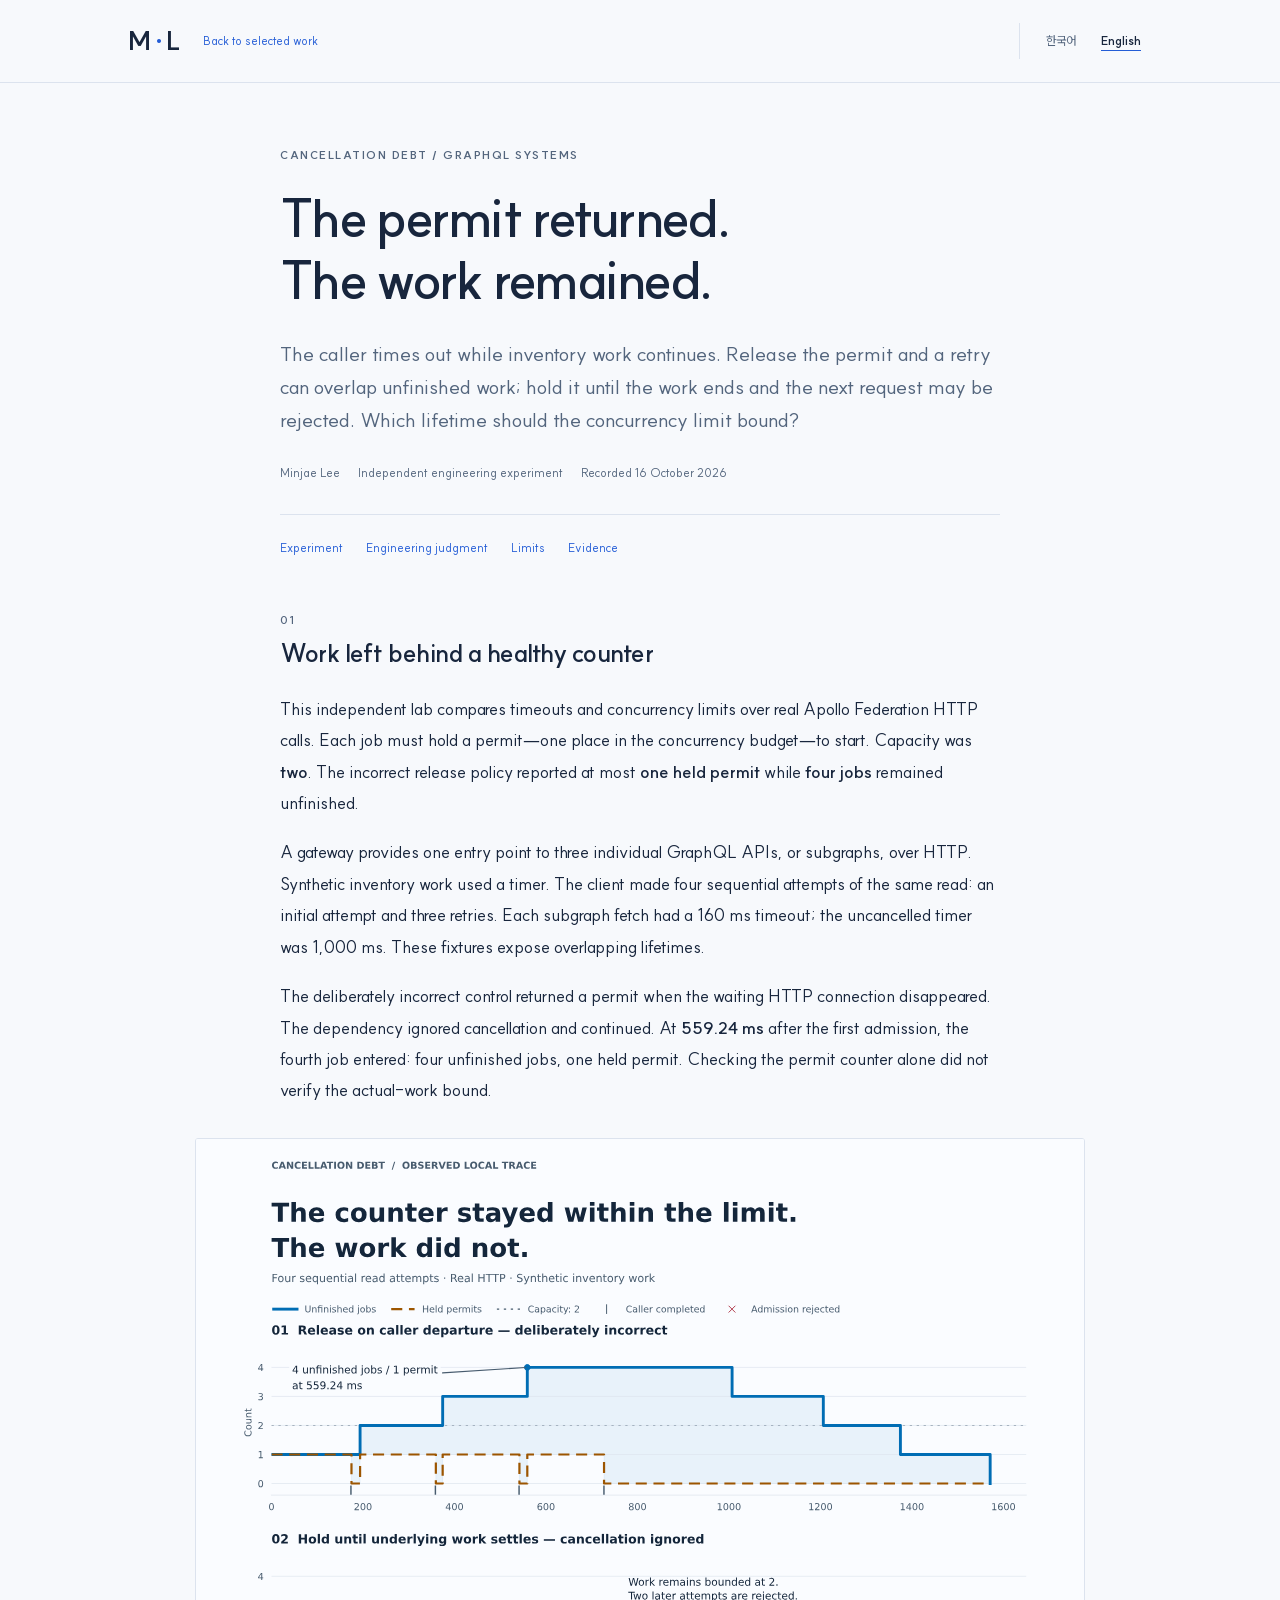
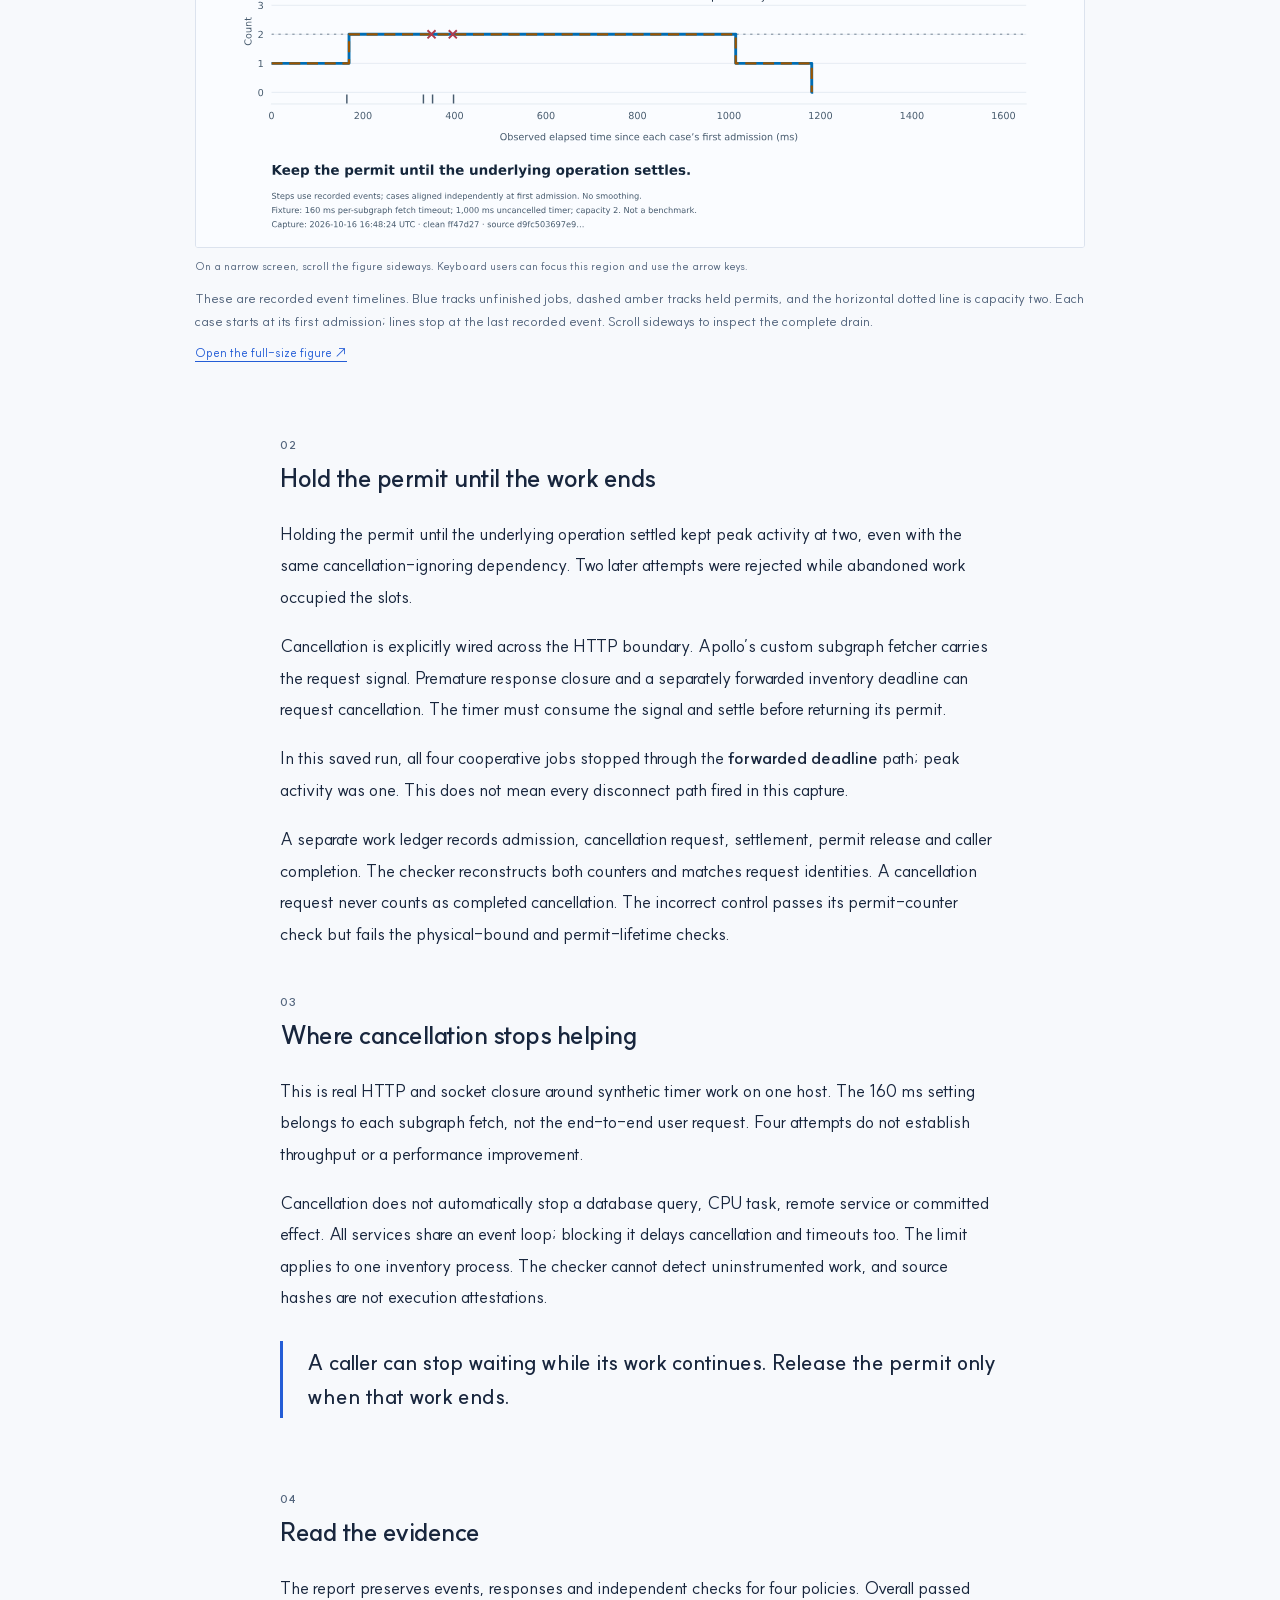
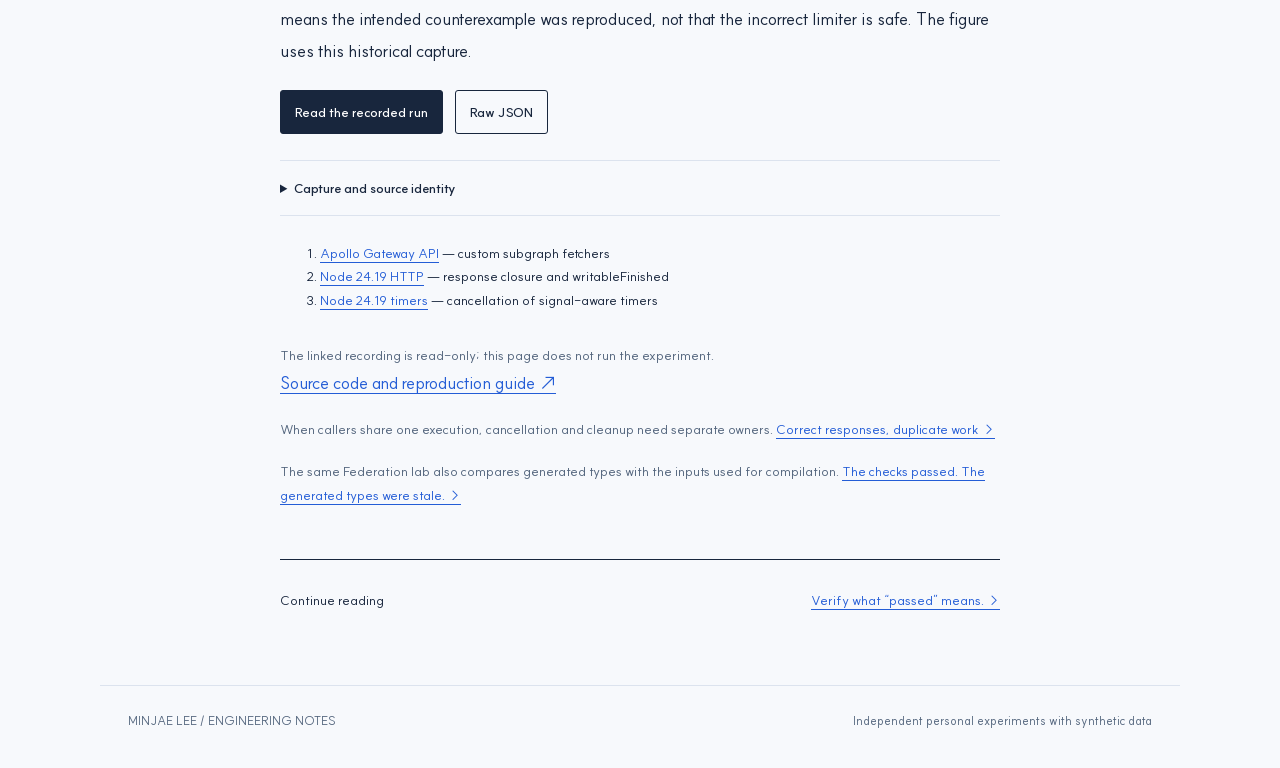
<file: notes/cancellation-debt/index.html>
<!doctype html>
<html lang="ko">
  <head>
    <meta charset="utf-8" />
    <meta name="viewport" content="width=device-width, initial-scale=1" />
    <meta name="color-scheme" content="light" />
    <meta
      name="description"
      content="동시 실행 한도는 두 개인데, 작업은 네 개가 겹쳤습니다. 슬롯 수가 정상으로 보여도 실제 작업은 한도를 넘을 수 있습니다."
    />
    <title>타임아웃 뒤, 실행 슬롯은 언제 반환해야 할까? — Minjae Lee</title>
    <link rel="canonical" href="https://minjae-lee-kr.github.io/notes/cancellation-debt/" />
    <meta property="og:type" content="article" />
    <meta property="og:site_name" content="Minjae Lee — Engineering Notes" />
    <meta property="og:locale" content="ko_KR" />
    <meta property="og:locale:alternate" content="en_US" />
    <meta property="og:title" content="타임아웃 뒤, 실행 슬롯은 언제 반환해야 할까? — Minjae Lee" />
    <meta property="og:description" content="동시 실행 한도는 두 개인데, 작업은 네 개가 겹쳤습니다. 슬롯 수가 정상으로 보여도 실제 작업은 한도를 넘을 수 있습니다." />
    <meta property="og:url" content="https://minjae-lee-kr.github.io/notes/cancellation-debt/" />
    <meta property="og:image" content="https://minjae-lee-kr.github.io/assets/social/cancellation.png?v=78ebd26cd72a" />
    <meta property="og:image:type" content="image/png" />
    <meta property="og:image:width" content="1200" />
    <meta property="og:image:height" content="630" />
    <meta property="og:image:alt" content="The wait ended. The work did not. A caller wait ends at a deadline while a separate work line continues. Concept diagram, not a measured duration." />
    <meta name="twitter:card" content="summary_large_image" />
    <meta name="twitter:title" content="타임아웃 뒤, 실행 슬롯은 언제 반환해야 할까? — Minjae Lee" />
    <meta name="twitter:description" content="동시 실행 한도는 두 개인데, 작업은 네 개가 겹쳤습니다. 슬롯 수가 정상으로 보여도 실제 작업은 한도를 넘을 수 있습니다." />
    <meta name="twitter:image" content="https://minjae-lee-kr.github.io/assets/social/cancellation.png?v=78ebd26cd72a" />
    <meta name="twitter:image:alt" content="The wait ended. The work did not. A caller wait ends at a deadline while a separate work line continues. Concept diagram, not a measured duration." />
    <link rel="icon" href="../../assets/mark.svg" type="image/svg+xml" />
    <link rel="preload" href="../../assets/fonts/SUIT-Variable.woff2" as="font" type="font/woff2" crossorigin />
    <link rel="stylesheet" href="../notes.css" />
    <script src="../notes.js" type="module"></script>
  </head>
  <body
    data-title-ko="타임아웃 뒤, 실행 슬롯은 언제 반환해야 할까?"
    data-title-en="The permit returned. The work remained."
    data-description-ko="동시 실행 한도는 두 개인데, 작업은 네 개가 겹쳤습니다. 슬롯 수가 정상으로 보여도 실제 작업은 한도를 넘을 수 있습니다."
    data-description-en="One held permit. Four unfinished jobs. Which lifetime was the concurrency limit actually bounding?"
  >
    <a class="skip" href="#note"
      ><span data-lang="ko" lang="ko">본문으로 이동</span
      ><span data-lang="en" lang="en" hidden>Skip to the note</span></a
    >
    <header class="site-header">
      <div class="header-inner">
        <a
          class="wordmark"
          href="../../"
          aria-label="M·L — Minjae Lee 포트폴리오 홈"
          data-label-ko="M·L — Minjae Lee 포트폴리오 홈"
          data-label-en="M·L — Minjae Lee portfolio home"
          >M<span>·</span>L</a
        ><a class="back-link" href="../../"
          ><span data-lang="ko" lang="ko">작업 모음으로</span
          ><span data-lang="en" lang="en" hidden>Back to selected work</span></a
        >
        <div
          class="languages"
          role="group"
          aria-label="언어 선택"
          data-label-ko="언어 선택"
          data-label-en="Language"
        >
          <button
            type="button"
            data-language="ko"
            lang="ko"
            aria-pressed="true"
          >
            한국어</button
          ><button
            type="button"
            data-language="en"
            lang="en"
            aria-pressed="false"
          >
            English
          </button>
        </div>
      </div>
    </header>
    <main id="note" class="reading" tabindex="-1">
      <article>
        <header data-reading-section id="opening">
          <p class="eyebrow">CANCELLATION DEBT / GRAPHQL SYSTEMS</p>
          <h1>
            <span data-lang="ko" lang="ko"
              >타임아웃 뒤, 실행 슬롯은 언제 반환해야 할까?</span
            ><span data-lang="en" lang="en" hidden
              >The permit returned. The work remained.</span
            >
          </h1>
          <p class="lead" data-lang="ko" lang="ko">
            호출자는 시간 초과로 기다리기를 멈췄지만 재고 조회는 계속됩니다.
            실행 슬롯을 바로 반환하면 재시도가 남은 작업과 겹칠 수 있고,
            작업이 끝날 때까지 잡고 있으면 다음 요청을 거절할 수 있습니다. 무엇을 실행 한도로
            세어야 할까요?
          </p>
          <p class="lead" data-lang="en" lang="en" hidden>
            The caller times out while inventory work continues. Release the
            permit and a retry can overlap unfinished work; hold it until the
            work ends and the next request may be rejected. Which lifetime
            should the concurrency limit bound?
          </p>
          <div class="byline">
            <span>Minjae Lee</span
            ><span
              ><span data-lang="ko" lang="ko">개인 엔지니어링 실험</span
              ><span data-lang="en" lang="en" hidden
                >Independent engineering experiment</span
              ></span
            ><span
              ><span data-lang="ko" lang="ko">2026년 10월 16일 실행 기록</span
              ><span data-lang="en" lang="en" hidden
                >Recorded 16 October 2026</span
              ></span
            >
          </div>
        </header>
        <nav
          class="contents"
          aria-label="이 글의 내용"
          data-label-ko="이 글의 내용"
          data-label-en="In this note"
        >
          <a href="#experiment"
            ><span data-lang="ko" lang="ko">실험</span
            ><span data-lang="en" lang="en" hidden>Experiment</span></a
          ><a href="#judgment"
            ><span data-lang="ko" lang="ko">설계 판단</span
            ><span data-lang="en" lang="en" hidden
              >Engineering judgment</span
            ></a
          ><a href="#limits"
            ><span data-lang="ko" lang="ko">한계</span
            ><span data-lang="en" lang="en" hidden>Limits</span></a
          ><a href="#evidence"
            ><span data-lang="ko" lang="ko">근거</span
            ><span data-lang="en" lang="en" hidden>Evidence</span></a
          >
        </nav>
        <noscript
          ><p class="publication">
            현재 한국어 본문입니다. 언어 전환에는 JavaScript가 필요합니다. /
            Language switching requires JavaScript.
          </p></noscript
        >
        <section
          id="experiment"
          class="reading-section"
          data-reading-section
          tabindex="-1"
        >
          <h2>
            <span class="section-number">01</span
            ><span data-lang="ko" lang="ko"
              >카운터는 정상인데, 작업은 한도를 넘었다</span
            ><span data-lang="en" lang="en" hidden
              >Work left behind a healthy counter</span
            >
          </h2>
          <div class="prose" data-lang="ko" lang="ko">
            <p>
              이 개인 실험은 실제 Apollo Federation HTTP 요청에서 타임아웃과
              동시 실행 제한을 함께 비교합니다. 슬롯(permit)은 동시에 실행할
              수 있는 작업 한 자리를 뜻하며, <strong>2개</strong>를 두었습니다.
              잘못된 반환 정책에서는 점유한 슬롯이 최대 <strong>1개</strong>였지만,
              아직 끝나지 않은 작업은 <strong>4개</strong>였습니다.
            </p>
            <p>
              여러 GraphQL API의 진입점인 게이트웨이와, 개별 API인 HTTP
              서브그래프 세 개를 연결했습니다. 재고 조회 작업은 타이머로
              모사했습니다. 같은 조회를 최초 한 번과 재시도 세 번, 총 네 번 순차적으로
              요청했습니다. 각 서브그래프 fetch의 타임아웃은 160ms, 취소되지
              않은 타이머는 1,000ms였습니다. 앞선 작업이 끝나기 전에 재시도
              작업이 시작되는 상황을 만들기 위한 설정입니다.
            </p>
            <p>
              비교용으로 만든 잘못된 구현은 응답을 기다리던 HTTP 연결이 끊기면
              슬롯을 반환했습니다. 하위 작업은 취소를 무시하고 계속
              실행됐습니다. 첫 작업을 받은 뒤 <strong>559.24ms</strong> 시점에
              네 번째 작업을 받았습니다. 미완료 작업은 네 개, 점유한 슬롯은 한
              개였습니다. 슬롯 수 검사만으로는 실제 작업의 한도를 검증할 수
              없었습니다.
            </p>
          </div>
          <div class="prose" data-lang="en" lang="en" hidden>
            <p>
              This independent lab compares timeouts and concurrency limits
              over real Apollo Federation HTTP calls. Each job must hold a
              permit—one place in the concurrency budget—to start. Capacity was
              <strong>two</strong>. The incorrect release policy reported at most
              <strong>one held permit</strong> while <strong>four jobs</strong>
              remained unfinished.
            </p>
            <p>
              A gateway provides one entry point to three individual GraphQL
              APIs, or subgraphs, over HTTP. Synthetic inventory work used a timer.
              The client made four sequential attempts of the same read: an initial
              attempt and three retries. Each subgraph fetch had a 160 ms
              timeout; the uncancelled timer was 1,000 ms. These fixtures expose
              overlapping lifetimes.
            </p>
            <p>
              The deliberately incorrect control returned a permit when the
              waiting HTTP connection disappeared. The dependency ignored
              cancellation and continued. At <strong>559.24 ms</strong> after
              the first admission, the fourth job entered: four unfinished jobs,
              one held permit. Checking the permit counter alone did not verify
              the actual-work bound.
            </p>
          </div>
          <figure class="figure">
            <div
              class="figure-scroll trace"
              tabindex="0"
              role="region"
              aria-label="그림: 가로로 이동해 전체 내용 보기"
              data-label-ko="그림: 가로로 이동해 전체 내용 보기"
              data-label-en="Figure: scroll horizontally to read all details"
              aria-describedby="figure-hint"
            >
              <div data-lang="ko" lang="ko">
                <img
                  src="../assets/cancellation-trace.ko.svg"
                  width="1280"
                  height="1020"
                  alt="실행 슬롯 두 개를 설정한 비교입니다. 슬롯을 먼저 반환하면 작업 네 개가 겹치지만 점유한 슬롯은 최대 한 개로 보입니다. 작업이 끝날 때까지 점유하면 실제 작업은 두 개로 제한되고 이후 두 시도는 거절됩니다."
                  loading="lazy"
                />
              </div>
              <div data-lang="en" lang="en" hidden>
                <img
                  src="../assets/cancellation-trace.en.svg"
                  width="1280"
                  height="1020"
                  alt="With capacity two, early permit release records four unfinished jobs and at most one held permit. Holding permits until work settles bounds actual work at two and rejects two later attempts."
                  loading="lazy"
                />
              </div>
            </div>
            <p id="figure-hint" class="figure-hint">
              <span data-lang="ko" lang="ko"
                >좁은 화면에서는 그림을 좌우로 움직일 수 있습니다. 키보드로
                영역을 선택한 뒤 방향키를 사용하세요.</span
              ><span data-lang="en" lang="en" hidden
                >On a narrow screen, scroll the figure sideways. Keyboard users
                can focus this region and use the arrow keys.</span
              >
            </p>
            <figcaption>
              <div data-lang="ko" lang="ko">
                저장된 이벤트의 시간축입니다. 파란 실선은 미완료 작업, 황색
                점선은 점유한 실행 슬롯, 수평 점선은 한도 두 개입니다. 각 조건의 첫
                진입을 0ms로 맞췄으며, 선을 마지막 기록 이후로 연장하지
                않았습니다. 가로로 이동하면 전체 종료 구간을 볼 수 있습니다.
              </div>
              <div data-lang="en" lang="en" hidden>
                These are recorded event timelines. Blue tracks unfinished jobs,
                dashed amber tracks held permits, and the horizontal dotted line
                is capacity two. Each case starts at its first admission; lines
                stop at the last recorded event. Scroll sideways to inspect the
                complete drain.
              </div>
              <div data-lang="ko" lang="ko">
                <a
                  class="figure-link"
                  data-focus-key="full-figure"
                  href="../assets/cancellation-trace.ko.svg"
                  >그림 전체 크기로 보기 ↗</a
                >
              </div>
              <div data-lang="en" lang="en" hidden>
                <a
                  class="figure-link"
                  data-focus-key="full-figure"
                  href="../assets/cancellation-trace.en.svg"
                  >Open the full-size figure ↗</a
                >
              </div>
            </figcaption>
          </figure>
        </section>
        <section
          id="judgment"
          class="reading-section"
          data-reading-section
          tabindex="-1"
        >
          <h2>
            <span class="section-number">02</span
            ><span data-lang="ko" lang="ko"
              >슬롯은 작업이 끝난 뒤에 반환한다</span
            ><span data-lang="en" lang="en" hidden
              >Hold the permit until the work ends</span
            >
          </h2>
          <div class="prose" data-lang="ko" lang="ko">
            <p>
              실제 작업이 종료될 때까지 슬롯을 점유하자, 취소를 무시하는 같은
              조건에서도 최대 동시 작업은 두 개였습니다. 대신 남아 있는 작업이
              자리를 차지하는 동안 뒤의 두 시도를 거절했습니다.
            </p>
            <p>
              취소 신호가 하위 HTTP 요청까지 전달되도록 Apollo의 서브그래프
              fetcher를 구성했습니다. 응답 완료 전에 연결이 끊기거나, 별도로
              전달한 재고 조회 기한이 지나면 취소를 요청합니다. 타이머가 신호를
              받아 실제로 종료된 뒤에야 슬롯을 반환합니다.
            </p>
            <p>
              이 저장 기록에서 취소 신호를 처리한 네 작업은 모두
              <strong>전달된 기한</strong>을 통해 취소됐고 최대 동시 작업은 한
              개였습니다. 모든 연결 종료 경로가 이번 기록에서 실행됐다는 뜻은
              아닙니다.
            </p>
            <p>
              작업 기록에는 요청 수락, 취소 요청, 작업 종료, 슬롯 반환,
              호출자 완료를 별도 이벤트로 남깁니다. 검사기는 이벤트에서 두
              카운터를 재구성하고 요청 식별자를 대조합니다. 취소를 요청했다는
              기록만으로 작업이 종료됐다고 판단하지 않습니다. 잘못된 대조군은
              슬롯 수 검사에는 통과하지만 실제 실행 한도와 슬롯 반환 시점 검사에는
              실패합니다.
            </p>
          </div>
          <div class="prose" data-lang="en" lang="en" hidden>
            <p>
              Holding the permit until the underlying operation settled kept
              peak activity at two, even with the same cancellation-ignoring
              dependency. Two later attempts were rejected while abandoned work
              occupied the slots.
            </p>
            <p>
              Cancellation is explicitly wired across the HTTP boundary.
              Apollo’s custom subgraph fetcher carries the request signal.
              Premature response closure and a separately forwarded inventory
              deadline can request cancellation. The timer must consume the
              signal and settle before returning its permit.
            </p>
            <p>
              In this saved run, all four cooperative jobs stopped through the
              <strong>forwarded deadline</strong> path; peak activity was one.
              This does not mean every disconnect path fired in this capture.
            </p>
            <p>
              A separate work ledger records admission, cancellation request,
              settlement, permit release and caller completion. The checker
              reconstructs both counters and matches request identities. A
              cancellation request never counts as completed cancellation. The
              incorrect control passes its permit-counter check but fails the
              physical-bound and permit-lifetime checks.
            </p>
          </div>
        </section>
        <section
          id="limits"
          class="reading-section"
          data-reading-section
          tabindex="-1"
        >
          <h2>
            <span class="section-number">03</span
            ><span data-lang="ko" lang="ko">취소가 멈출 수 있는 범위</span
            ><span data-lang="en" lang="en" hidden
              >Where cancellation stops helping</span
            >
          </h2>
          <div class="prose" data-lang="ko" lang="ko">
            <p>
              한 호스트에서 HTTP 요청과 소켓 종료를 실제로 실행하고, 하위 작업은
              타이머로 모사했습니다. 160ms는 서브그래프 fetch별 제한이며 사용자
              요청 전체의 시간 예산이 아닙니다. 네 번의 시도에서 관측한 작업
              수를 처리량이나 성능 개선율로 일반화하지 않습니다.
            </p>
            <p>
              취소가 DB 작업, CPU 연산, 외부 서비스나 이미 반영된 효과를
              자동으로 멈추게 하지는 않습니다. 이 실험의 서비스들은 하나의
              이벤트 루프를 공유합니다. 이벤트 루프를 막는 작업이 있으면 취소와
              타임아웃 처리도 늦어집니다. 한도는 하나의 재고 프로세스에
              적용됩니다. 검사기는 관측되지 않은 작업까지 증명하지 않으며, 소스
              해시는 실행의 진위를 인증하지 않습니다.
            </p>
          </div>
          <div class="prose" data-lang="en" lang="en" hidden>
            <p>
              This is real HTTP and socket closure around synthetic timer work
              on one host. The 160 ms setting belongs to each subgraph fetch,
              not the end-to-end user request. Four attempts do not establish
              throughput or a performance improvement.
            </p>
            <p>
              Cancellation does not automatically stop a database query, CPU
              task, remote service or committed effect. All services share an
              event loop; blocking it delays cancellation and timeouts too.
              The limit applies to one inventory process. The checker cannot
              detect uninstrumented work, and source hashes are not execution
              attestations.
            </p>
          </div>
        </section>
        <blockquote class="takeaway" data-lang="ko" lang="ko">
          기다림이 끝나도 작업은 계속될 수 있습니다.
          실행 슬롯은 그 작업이 끝난 뒤에 반환해야 합니다.
        </blockquote>
        <blockquote class="takeaway" data-lang="en" lang="en" hidden>
          A caller can stop waiting while its work continues.
          Release the permit only when that work ends.
        </blockquote>
        <section
          id="evidence"
          class="reading-section"
          data-reading-section
          tabindex="-1"
        >
          <h2>
            <span class="section-number">04</span
            ><span data-lang="ko" lang="ko">근거를 직접 읽기</span
            ><span data-lang="en" lang="en" hidden>Read the evidence</span>
          </h2>
          <div class="prose" data-lang="ko" lang="ko">
            <p>
              네 정책의 원본 이벤트, 응답, 독립 검사 결과를 보존한 보고서입니다.
              보고서의 전체 passed는 예상한 성공·실패 조건이 재현됐다는
              뜻입니다. 잘못된 비교용 구현까지 실행 한도를 지켰다는 의미는
              아닙니다. 그림은 이 과거 기록을 사용했습니다.
            </p>
          </div>
          <div class="prose" data-lang="en" lang="en" hidden>
            <p>
              The report preserves events, responses and independent checks for
              four policies. Overall passed means the intended counterexample
              was reproduced, not that the incorrect limiter is safe. The figure
              uses this historical capture.
            </p>
          </div>
          <div class="evidence-actions">
            <a href="../../evidence/cancellation/"
              ><span data-lang="ko" lang="ko">저장된 실행 보기</span
              ><span data-lang="en" lang="en" hidden
                >Read the recorded run</span
              ></a
            ><a href="../../evidence/cancellation/report.json"
              ><span data-lang="ko" lang="ko">원본 JSON</span
              ><span data-lang="en" lang="en" hidden>Raw JSON</span></a
            >
          </div>
          <details>
            <summary>
              <span data-lang="ko" lang="ko">기록 시점과 소스 식별 정보</span
              ><span data-lang="en" lang="en" hidden
                >Capture and source identity</span
              >
            </summary>
            <dl>
              <dt>
                <span data-lang="ko" lang="ko">기록 시점</span
                ><span data-lang="en" lang="en" hidden>Captured at</span>
              </dt>
              <dd>
                <time datetime="2026-10-16T16:48:24.068Z"
                  >2026-10-16T16:48:24.068Z</time
                >
              </dd>
              <dt>
                <span data-lang="ko" lang="ko">소스 리비전</span
                ><span data-lang="en" lang="en" hidden>Source revision</span>
              </dt>
              <dd><code>ff47d27ac38071cf7d1c611492b55f657d8d0a27</code></dd>
              <dt>
                <span data-lang="ko" lang="ko">소스 지문</span
                ><span data-lang="en" lang="en" hidden>Source fingerprint</span>
              </dt>
              <dd>
                <code
                  >d9fc503697e95ce98a342a1152d87cd529fdcb3283b50e0c2f817ccf118333f8</code
                >
              </dd>
              <dt>
                <span data-lang="ko" lang="ko">기록의 범위</span
                ><span data-lang="en" lang="en" hidden>Recording scope</span>
              </dt>
              <dd>
                <span data-lang="ko" lang="ko"
                  >당시 변경 사항이 없는 소스에서 저장한 실행입니다. 현재 HEAD의
                  새 실행 결과가 아닙니다.</span
                ><span data-lang="en" lang="en" hidden
                  >Saved from clean source at that revision. This is not a fresh
                  execution of the current HEAD.</span
                >
              </dd>
            </dl>
          </details>
          <div class="sources" data-lang="ko" lang="ko">
            <ol>
              <li>
                <a
                  href="https://www.apollographql.com/docs/apollo-server/using-federation/api/apollo-gateway"
                  data-focus-key="source-apollo"
                  rel="noreferrer"
                  >Apollo Gateway API</a
                >
                — 사용자 정의 서브그래프 fetcher
              </li>
              <li>
                <a
                  href="https://nodejs.org/download/release/v24.19.0/docs/api/http.html"
                  data-focus-key="source-http"
                  rel="noreferrer"
                  >Node 24.19 HTTP</a
                >
                — 응답 종료와 writableFinished
              </li>
              <li>
                <a
                  href="https://nodejs.org/download/release/v24.19.0/docs/api/timers.html#cancelling-timers"
                  data-focus-key="source-timers"
                  rel="noreferrer"
                  >Node 24.19 timers</a
                >
                — signal을 받는 타이머의 취소
              </li>
            </ol>
          </div>
          <div class="sources" data-lang="en" lang="en" hidden>
            <ol>
              <li>
                <a
                  href="https://www.apollographql.com/docs/apollo-server/using-federation/api/apollo-gateway"
                  data-focus-key="source-apollo"
                  rel="noreferrer"
                  >Apollo Gateway API</a
                >
                — custom subgraph fetchers
              </li>
              <li>
                <a
                  href="https://nodejs.org/download/release/v24.19.0/docs/api/http.html"
                  data-focus-key="source-http"
                  rel="noreferrer"
                  >Node 24.19 HTTP</a
                >
                — response closure and writableFinished
              </li>
              <li>
                <a
                  href="https://nodejs.org/download/release/v24.19.0/docs/api/timers.html#cancelling-timers"
                  data-focus-key="source-timers"
                  rel="noreferrer"
                  >Node 24.19 timers</a
                >
                — cancellation of signal-aware timers
              </li>
            </ol>
          </div>
          <p class="publication">
            <span data-lang="ko" lang="ko"
              >연결한 실행 기록은 읽기 전용이며, 이 페이지는 실험을 실행하지
              않습니다.</span
            ><span data-lang="en" lang="en" hidden
              >The linked recording is read-only; this page does not run the
              experiment.</span
            >
          </p>
          <p>
            <a
              href="https://github.com/minjae-lee-kr/federated-catalog-lab"
              rel="noreferrer"
              ><span data-lang="ko" lang="ko">소스 코드와 재현 방법</span
              ><span data-lang="en" lang="en" hidden
                >Source code and reproduction guide</span
              >
              ↗</a
            >
          </p>
        </section>
        <p class="publication">
          <span data-lang="ko" lang="ko">여러 요청이 하나의 작업을 함께 기다리면, 취소와 정리의 기준도 달라집니다.</span>
          <span data-lang="en" lang="en" hidden>When callers share one execution, cancellation and cleanup need separate owners.</span>
          <a data-lang="ko" lang="ko" data-focus-key="shared-work" href="https://github.com/minjae-lee-kr/federated-catalog-lab/blob/main/docs/shared-work.ko.md" rel="noreferrer">응답은 정상인데, 조회가 중복됐다 →</a>
          <a data-lang="en" lang="en" data-focus-key="shared-work" hidden href="https://github.com/minjae-lee-kr/federated-catalog-lab/blob/main/docs/shared-work.md" rel="noreferrer">Correct responses, duplicate work →</a>
        </p>
        <p class="publication">
          <span data-lang="ko" lang="ko">같은 Federation 실험에서 생성 타입과 컴파일 입력도 비교했습니다.</span>
          <span data-lang="en" lang="en" hidden>The same Federation lab also compares generated types with the inputs used for compilation.</span>
          <a href="../generated-consumer/">
            <span data-lang="ko" lang="ko">검사는 통과했지만, 생성 타입은 예전 것이었다 →</span>
            <span data-lang="en" lang="en" hidden>The checks passed. The generated types were stale. →</span>
          </a>
        </p>
        <nav
          class="next-note"
          aria-label="다음 읽을거리"
          data-label-ko="다음 읽을거리"
          data-label-en="Read another note"
        >
          <span
            ><span data-lang="ko" lang="ko">함께 읽기</span
            ><span data-lang="en" lang="en" hidden>Continue reading</span></span
          ><a href="../verified-change/"
            ><span data-lang="ko" lang="ko">‘통과’의 의미까지 검증하기</span
            ><span data-lang="en" lang="en" hidden
              >Verify what “passed” means.</span
            >
            →</a
          >
        </nav>
      </article>
    </main>
    <footer class="note-footer">
      <span>MINJAE LEE / ENGINEERING NOTES</span
      ><span
        ><span data-lang="ko" lang="ko"
          >가상 데이터로 만든 독립적인 개인 실험</span
        ><span data-lang="en" lang="en" hidden
          >Independent personal experiments with synthetic data</span
        ></span
      >
    </footer>
    <p
      id="language-status"
      class="sr-only"
      aria-live="polite"
      aria-atomic="true"
    ></p>
  </body>
</html>
</file>
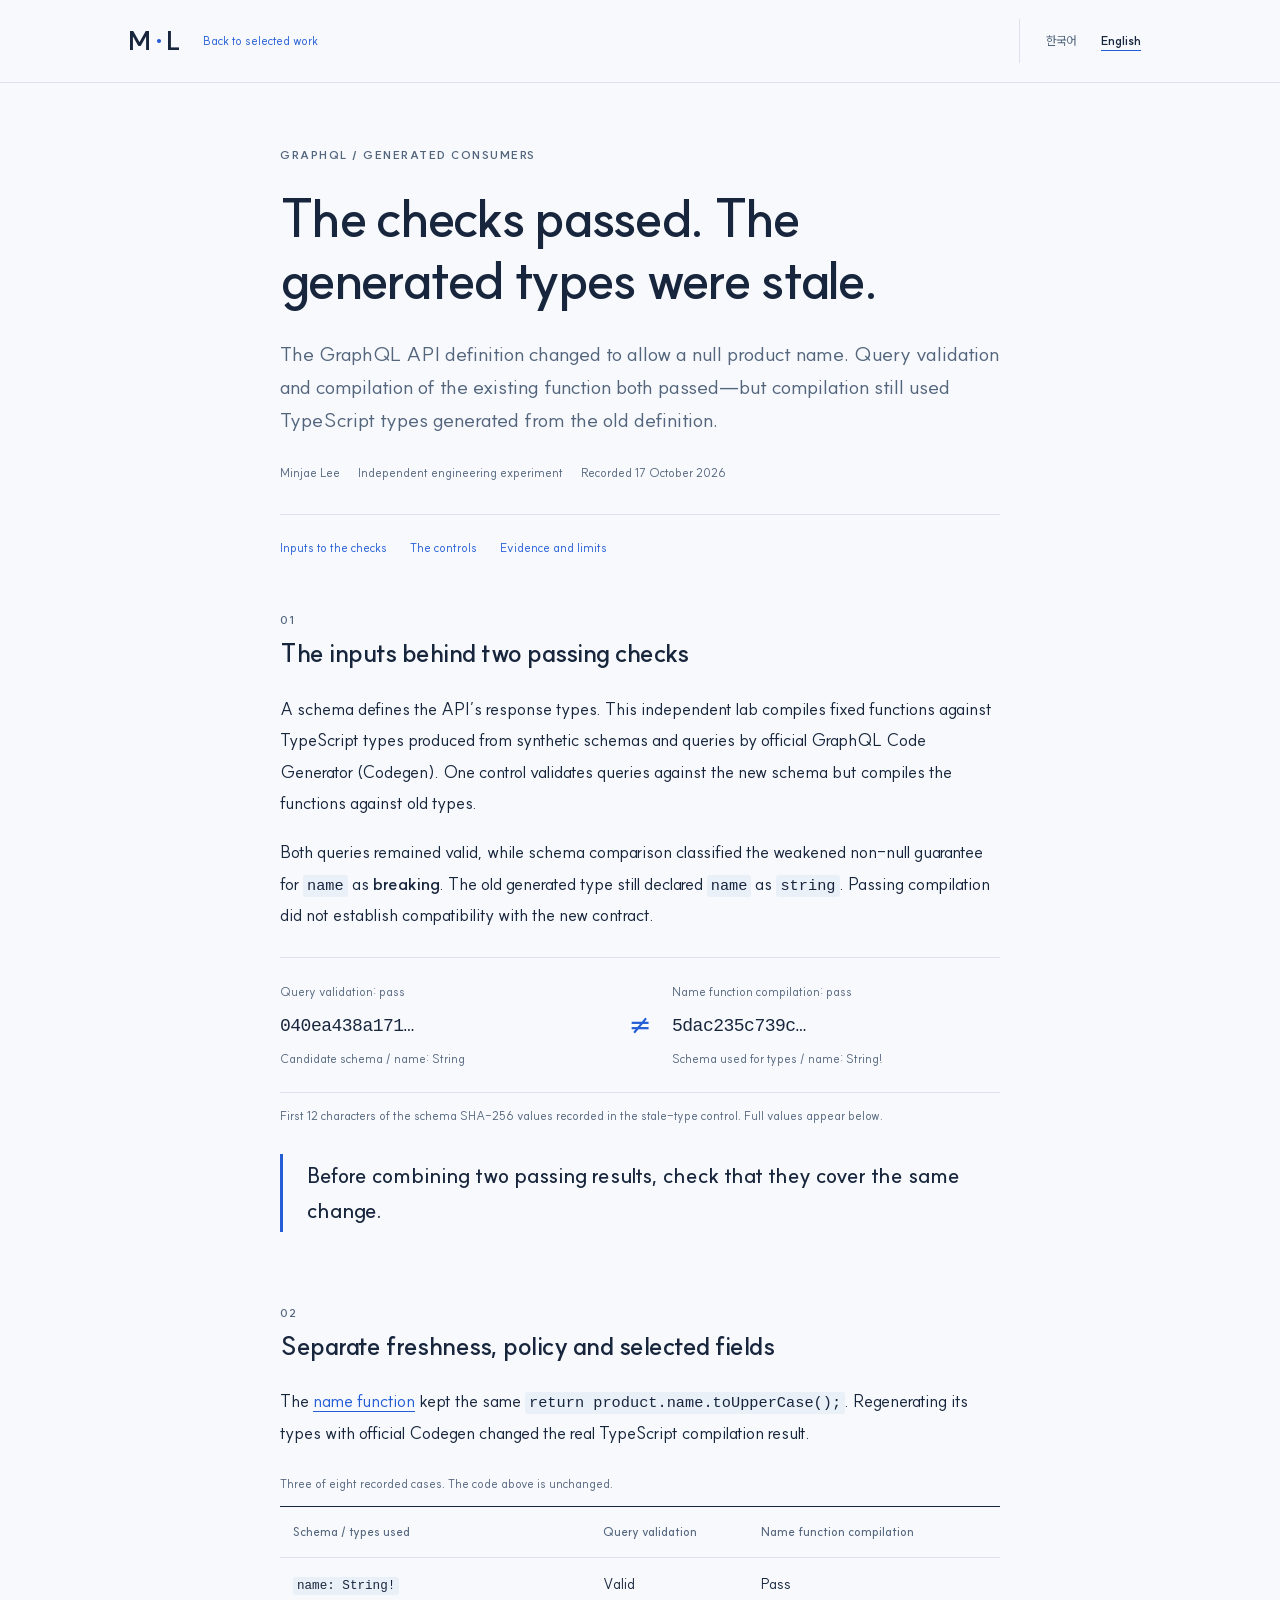
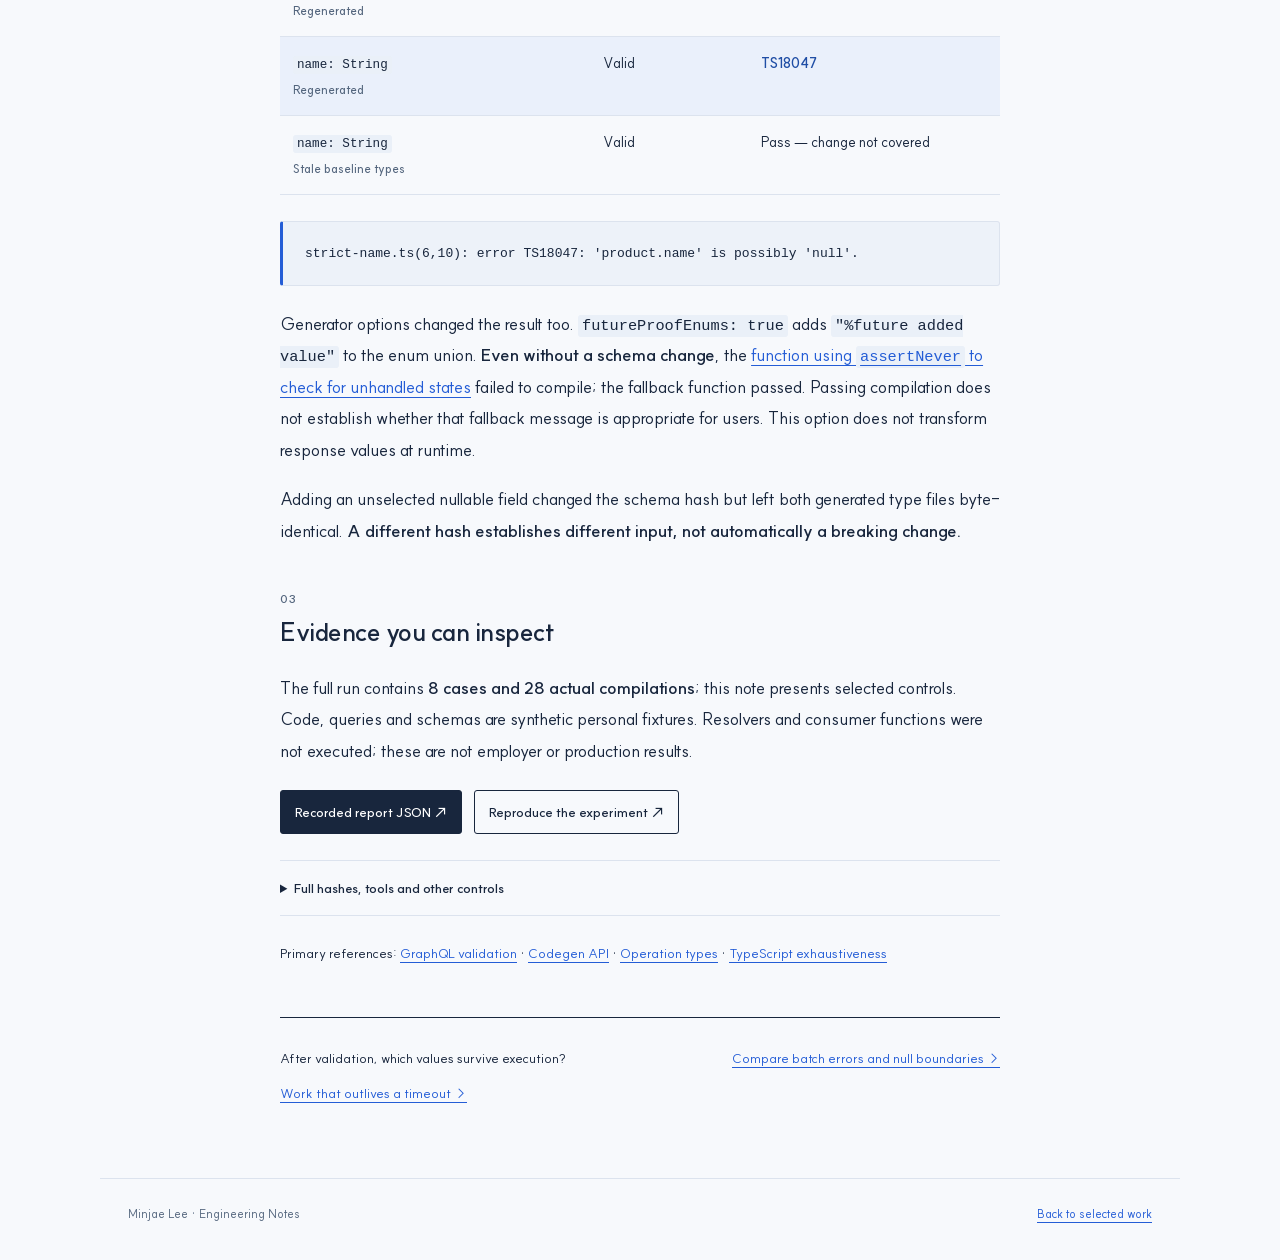
<file: notes/generated-consumer/index.html>
<!doctype html>
<html lang="ko">
<head>
  <meta charset="utf-8" />
  <meta name="viewport" content="width=device-width, initial-scale=1" />
  <meta name="color-scheme" content="light" />
  <title>검사는 통과했지만, 생성 타입은 예전 것이었다 — Minjae Lee</title>
  <meta name="description" content="후보 스키마로 쿼리를 검증하고, 이전 생성 타입으로 코드를 컴파일하면 둘 다 통과할 수 있습니다. 두 결과가 같은 변경을 검사했는지 대조합니다." />
  <link rel="canonical" href="https://minjae-lee-kr.github.io/notes/generated-consumer/" />
  <meta property="og:type" content="article" />
  <meta property="og:site_name" content="Minjae Lee — Engineering Notes" />
  <meta property="og:locale" content="ko_KR" />
  <meta property="og:locale:alternate" content="en_US" />
  <meta property="og:title" content="검사는 통과했지만, 생성 타입은 예전 것이었다 — Minjae Lee" />
  <meta property="og:description" content="후보 스키마로 쿼리를 검증하고, 이전 생성 타입으로 코드를 컴파일하면 둘 다 통과할 수 있습니다. 두 결과가 같은 변경을 검사했는지 대조합니다." />
  <meta property="og:url" content="https://minjae-lee-kr.github.io/notes/generated-consumer/" />
  <meta property="og:image" content="https://minjae-lee-kr.github.io/assets/social/consumer.png?v=a084371782fb" />
  <meta property="og:image:type" content="image/png" />
  <meta property="og:image:width" content="1200" />
  <meta property="og:image:height" content="630" />
  <meta property="og:image:alt" content="Both passed. Same contract? Query validation uses a new schema while type compilation uses old generated types. Concept diagram of two passing checks with different inputs." />
  <meta name="twitter:card" content="summary_large_image" />
  <meta name="twitter:image" content="https://minjae-lee-kr.github.io/assets/social/consumer.png?v=a084371782fb" />
  <meta name="twitter:image:alt" content="Both passed. Same contract? Query validation uses a new schema while type compilation uses old generated types. Concept diagram of two passing checks with different inputs." />
  <meta name="twitter:title" content="검사는 통과했지만, 생성 타입은 예전 것이었다 — Minjae Lee" />
  <meta name="twitter:description" content="후보 스키마로 쿼리를 검증하고, 이전 생성 타입으로 코드를 컴파일하면 둘 다 통과할 수 있습니다. 두 결과가 같은 변경을 검사했는지 대조합니다." />
  <link rel="icon" href="../../assets/mark.svg" type="image/svg+xml" />
  <link rel="preload" href="../../assets/fonts/SUIT-Variable.woff2" as="font" type="font/woff2" crossorigin />
  <link rel="stylesheet" href="../notes.css" />
  <link rel="stylesheet" href="consumer.css" />
  <script src="../notes.js" type="module"></script>
</head>
<body data-title-ko="검사는 통과했지만, 생성 타입은 예전 것이었다" data-title-en="The checks passed. The generated types were stale." data-description-ko="후보 스키마로 쿼리를 검증하고, 이전 생성 타입으로 코드를 컴파일하면 둘 다 통과할 수 있습니다. 두 결과가 같은 변경을 검사했는지 대조합니다." data-description-en="Query validation used the candidate schema. Compilation used baseline generated types. Both passed, but they did not cover the same contract.">
  <a class="skip" href="#note"><span data-lang="ko" lang="ko">본문으로 이동</span><span data-lang="en" lang="en" hidden>Skip to the note</span></a>
  <header class="site-header"><div class="header-inner">
    <a class="wordmark" href="../../" aria-label="M·L — Minjae Lee 포트폴리오 홈" data-label-ko="M·L — Minjae Lee 포트폴리오 홈" data-label-en="M·L — Minjae Lee portfolio home">M<span>·</span>L</a>
    <a class="back-link" href="../../"><span data-lang="ko" lang="ko">작업 모음으로</span><span data-lang="en" lang="en" hidden>Back to selected work</span></a>
    <div class="languages" role="group" aria-label="언어 선택" data-label-ko="언어 선택" data-label-en="Language">
      <button type="button" data-language="ko" lang="ko" aria-pressed="true">한국어</button><button type="button" data-language="en" lang="en" aria-pressed="false">English</button>
    </div>
  </div></header>
  <main id="note" class="reading" tabindex="-1"><article>
    <header id="opening" data-reading-section>
      <p class="eyebrow">GRAPHQL / GENERATED CONSUMERS</p>
      <h1><span data-lang="ko" lang="ko">검사는 통과했지만, 생성 타입은 예전 것이었다</span><span data-lang="en" lang="en" hidden>The checks passed. The generated types were stale.</span></h1>
      <p data-lang="ko" lang="ko" class="lead">GraphQL API에서 상품명이 null일 수 있도록 타입 정의를 바꿨습니다. 쿼리 검증과 기존 함수 컴파일은 모두 통과했지만, 컴파일에는 예전 정의로 만든 TypeScript 타입이 쓰였습니다.</p><p data-lang="en" lang="en" hidden class="lead">The GraphQL API definition changed to allow a null product name. Query validation and compilation of the existing function both passed—but compilation still used TypeScript types generated from the old definition.</p>
      <div class="byline"><span>Minjae Lee</span><span data-lang="ko" lang="ko">개인 엔지니어링 실험</span><span data-lang="en" lang="en" hidden>Independent engineering experiment</span><span data-lang="ko" lang="ko">2026년 10월 17일 실행 기록</span><span data-lang="en" lang="en" hidden>Recorded 17 October 2026</span></div>
    </header>
    <nav class="contents" aria-label="이 글의 내용" data-label-ko="이 글의 내용" data-label-en="In this note">
      <a href="#inputs"><span data-lang="ko" lang="ko">두 검사의 입력</span><span data-lang="en" lang="en" hidden>Inputs to the checks</span></a>
      <a href="#controls"><span data-lang="ko" lang="ko">대조군 비교</span><span data-lang="en" lang="en" hidden>The controls</span></a>
      <a href="#evidence"><span data-lang="ko" lang="ko">근거와 한계</span><span data-lang="en" lang="en" hidden>Evidence and limits</span></a>
    </nav>
    <noscript><p class="publication">현재 한국어 본문입니다. 언어 전환에는 JavaScript가 필요합니다. / Language switching requires JavaScript.</p></noscript>

    <section id="inputs" class="reading-section" data-reading-section tabindex="-1">
      <h2><span class="section-number">01</span><span data-lang="ko" lang="ko">두 검사에 들어간 입력</span><span data-lang="en" lang="en" hidden>The inputs behind two passing checks</span></h2>
      <div class="prose">
        <p data-lang="ko" lang="ko">스키마는 API가 반환할 값의 타입을 정합니다. 이 개인 실험은 가상 스키마와 쿼리에서 공식 GraphQL Code Generator(Codegen)로 만든 TypeScript 타입을 같은 예제 함수에 적용해 컴파일합니다. 쿼리에는 새 스키마를 쓰고, 컴파일에는 이전 타입을 남긴 대조군을 두었습니다.</p><p data-lang="en" lang="en" hidden>A schema defines the API’s response types. This independent lab compiles fixed functions against TypeScript types produced from synthetic schemas and queries by official GraphQL Code Generator (Codegen). One control validates queries against the new schema but compiles the functions against old types.</p>
        <p data-lang="ko" lang="ko">두 쿼리는 여전히 유효했습니다. 그러나 스키마 비교에서는 <code>name</code>에 null을 허용한 변경을 기존 타입 보장을 약화하는 <strong>breaking</strong> 변경으로 분류했습니다. 이전 생성 타입의 <code>name</code>은 여전히 <code>string</code>이었습니다. 컴파일 성공은 새 계약을 처리한다는 근거가 아니었습니다.</p><p data-lang="en" lang="en" hidden>Both queries remained valid, while schema comparison classified the weakened non-null guarantee for <code>name</code> as <strong>breaking</strong>. The old generated type still declared <code>name</code> as <code>string</code>. Passing compilation did not establish compatibility with the new contract.</p>
      </div>
      <figure class="hash-figure">
        <div class="hash-pair">
          <div><p><span data-lang="ko" lang="ko">쿼리 검증: 통과</span><span data-lang="en" lang="en" hidden>Query validation: pass</span></p><code data-hash="candidateSchemaSha256" data-full-hash="040ea438a17142e42e1a949a2da51afdda3ae6e8ee32ab275d4fd2b33cc2872c">040ea438a171…</code><span><span data-lang="ko" lang="ko">후보 스키마 / name: String</span><span data-lang="en" lang="en" hidden>Candidate schema / name: String</span></span></div>
          <span class="hash-divider" aria-hidden="true">≠</span>
          <div><p><span data-lang="ko" lang="ko">상품명 함수 컴파일: 통과</span><span data-lang="en" lang="en" hidden>Name function compilation: pass</span></p><code data-hash="generatedFromSchemaSha256" data-full-hash="5dac235c739cda409e68e44b5819743753870c8d222132bae321860580a67d3f">5dac235c739c…</code><span><span data-lang="ko" lang="ko">타입을 만든 스키마 / name: String!</span><span data-lang="en" lang="en" hidden>Schema used for types / name: String!</span></span></div>
        </div>
        <figcaption><span data-lang="ko" lang="ko">이전 타입 대조군에서 기록한 각 스키마의 SHA-256 앞 12자리입니다. 전체 값은 아래 근거에서 확인할 수 있습니다.</span><span data-lang="en" lang="en" hidden>First 12 characters of the schema SHA-256 values recorded in the stale-type control. Full values appear below.</span></figcaption>
      </figure>
      <p class="takeaway"><span data-lang="ko" lang="ko">두 통과 결과를 묶기 전에, 같은 변경을 검사했는지 확인해야 합니다.</span><span data-lang="en" lang="en" hidden>Before combining two passing results, check that they cover the same change.</span></p>
    </section>

    <section id="controls" class="reading-section" data-reading-section tabindex="-1">
      <h2><span class="section-number">02</span><span data-lang="ko" lang="ko">재생성·정책·선택 필드를 따로 비교하기</span><span data-lang="en" lang="en" hidden>Separate freshness, policy and selected fields</span></h2>
      <div class="prose"><p data-lang="ko" lang="ko"><a data-focus-key="consumer-strict-name" href="https://github.com/minjae-lee-kr/federated-catalog-lab/blob/a63ef7b6a00e02d96c248fd3f06cd0db6c0d4aeb/fixtures/consumers/strict-name.ts">상품명 함수</a>의 <code data-source-excerpt="strict-name.ts">return product.name.toUpperCase();</code>는 그대로 두었습니다. 공식 Codegen으로 타입을 다시 만들자 실제 TypeScript 컴파일 결과가 달라졌습니다.</p><p data-lang="en" lang="en" hidden>The <a data-focus-key="consumer-strict-name" href="https://github.com/minjae-lee-kr/federated-catalog-lab/blob/a63ef7b6a00e02d96c248fd3f06cd0db6c0d4aeb/fixtures/consumers/strict-name.ts">name function</a> kept the same <code>return product.name.toUpperCase();</code>. Regenerating its types with official Codegen changed the real TypeScript compilation result.</p></div>
      <div class="comparison-wrap" role="region" tabindex="0" aria-label="같은 상품명 함수를 세 조건에서 컴파일한 결과" data-label-ko="같은 상품명 함수를 세 조건에서 컴파일한 결과" data-label-en="The same name function compiled under three conditions">
        <table class="comparison">
          <caption><span data-lang="ko" lang="ko">전체 8개 조건 중 세 조건입니다. 위 코드는 수정하지 않았습니다.</span><span data-lang="en" lang="en" hidden>Three of eight recorded cases. The code above is unchanged.</span></caption>
          <thead><tr><th scope="col"><span data-lang="ko" lang="ko">스키마 / 사용한 타입</span><span data-lang="en" lang="en" hidden>Schema / types used</span></th><th scope="col"><span data-lang="ko" lang="ko">쿼리 검증</span><span data-lang="en" lang="en" hidden>Query validation</span></th><th scope="col"><span data-lang="ko" lang="ko">상품명 함수 컴파일</span><span data-lang="en" lang="en" hidden>Name function compilation</span></th></tr></thead>
          <tbody>
            <tr data-case="unchanged"><th scope="row"><code>name: String!</code><small><span data-lang="ko" lang="ko">새로 생성</span><span data-lang="en" lang="en" hidden>Regenerated</span></small></th><td><span data-lang="ko" lang="ko">유효</span><span data-lang="en" lang="en" hidden>Valid</span></td><td><span data-lang="ko" lang="ko">성공</span><span data-lang="en" lang="en" hidden>Pass</span></td></tr>
            <tr data-case="weaken-name-nullability"><th scope="row"><code>name: String</code><small><span data-lang="ko" lang="ko">새로 생성</span><span data-lang="en" lang="en" hidden>Regenerated</span></small></th><td><span data-lang="ko" lang="ko">유효</span><span data-lang="en" lang="en" hidden>Valid</span></td><td><strong>TS18047</strong></td></tr>
            <tr data-case="weaken-name-nullability-stale-types"><th scope="row"><code>name: String</code><small><span data-lang="ko" lang="ko">이전 타입 재사용</span><span data-lang="en" lang="en" hidden>Stale baseline types</span></small></th><td><span data-lang="ko" lang="ko">유효</span><span data-lang="en" lang="en" hidden>Valid</span></td><td><span data-lang="ko" lang="ko">성공 — 변경 미반영</span><span data-lang="en" lang="en" hidden>Pass — change not covered</span></td></tr>
          </tbody>
        </table>
      </div>
      <pre class="diagnostic" tabindex="0" data-report-case="weaken-name-nullability" data-report-consumer="strict-name"><code>strict-name.ts(6,10): error TS18047: 'product.name' is possibly 'null'.</code></pre>
      <div class="prose">
        <p data-lang="ko" lang="ko">타입 생성 옵션도 결과를 바꿨습니다. <code>futureProofEnums: true</code>는 enum 유니온에 <code>"%future added value"</code>를 추가합니다. <strong>스키마를 바꾸지 않아도</strong> <a data-focus-key="consumer-exhaustive-status" href="https://github.com/minjae-lee-kr/federated-catalog-lab/blob/a63ef7b6a00e02d96c248fd3f06cd0db6c0d4aeb/fixtures/consumers/exhaustive-status.ts">빠뜨린 재고 상태를 <code>assertNever</code>로 확인하는 함수</a>는 컴파일에 실패했고, 대체 문구를 반환하는 함수는 통과했습니다. 다만 컴파일 성공만으로 그 문구가 사용자에게 적절한지는 알 수 없습니다. 이 옵션은 실제 응답값을 변환하지 않습니다.</p><p data-lang="en" lang="en" hidden>Generator options changed the result too. <code>futureProofEnums: true</code> adds <code>"%future added value"</code> to the enum union. <strong>Even without a schema change</strong>, the <a data-focus-key="consumer-exhaustive-status" href="https://github.com/minjae-lee-kr/federated-catalog-lab/blob/a63ef7b6a00e02d96c248fd3f06cd0db6c0d4aeb/fixtures/consumers/exhaustive-status.ts">function using <code>assertNever</code> to check for unhandled states</a> failed to compile; the fallback function passed. Passing compilation does not establish whether that fallback message is appropriate for users. This option does not transform response values at runtime.</p>
        <p data-lang="ko" lang="ko">반대로, 쿼리가 선택하지 않는 nullable 필드를 추가하면 스키마 해시가 달라져도 두 생성 타입 파일의 바이트는 같았습니다. <strong>해시 차이는 입력 차이의 근거이지, 곧바로 breaking 판정은 아닙니다.</strong></p><p data-lang="en" lang="en" hidden>Adding an unselected nullable field changed the schema hash but left both generated type files byte-identical. <strong>A different hash establishes different input, not automatically a breaking change.</strong></p>
      </div>
    </section>

    <section id="evidence" class="reading-section" data-reading-section tabindex="-1">
      <h2><span class="section-number">03</span><span data-lang="ko" lang="ko">직접 확인할 수 있는 근거</span><span data-lang="en" lang="en" hidden>Evidence you can inspect</span></h2>
      <div class="prose"><p data-lang="ko" lang="ko">전체 실행은 <strong>8개 조건, 실제 컴파일 28회</strong>이며, 이 글은 주요 대조군을 골라 설명합니다. 코드·쿼리·스키마는 개인 실험용입니다. 리졸버와 예제 함수는 실행하지 않았으며, 회사나 실서비스의 성과를 주장하지 않습니다.</p><p data-lang="en" lang="en" hidden>The full run contains <strong>8 cases and 28 actual compilations</strong>; this note presents selected controls. Code, queries and schemas are synthetic personal fixtures. Resolvers and consumer functions were not executed; these are not employer or production results.</p></div>
      <div class="evidence-actions">
        <a href="report.json"><span data-lang="ko" lang="ko">실행 보고서 JSON ↗</span><span data-lang="en" lang="en" hidden>Recorded report JSON ↗</span></a>
        <a href="https://github.com/minjae-lee-kr/federated-catalog-lab/blob/a63ef7b6a00e02d96c248fd3f06cd0db6c0d4aeb/docs/consumer-impact.md" data-lang="en" lang="en" hidden data-focus-key="reproduce">Reproduce the experiment ↗</a>
        <a href="https://github.com/minjae-lee-kr/federated-catalog-lab/blob/a63ef7b6a00e02d96c248fd3f06cd0db6c0d4aeb/docs/consumer-impact.ko.md" data-lang="ko" lang="ko" data-focus-key="reproduce">재현 방법과 전체 비교 ↗</a>
      </div>
      <details>
        <summary><span data-lang="ko" lang="ko">전체 해시·도구·추가 대조군</span><span data-lang="en" lang="en" hidden>Full hashes, tools and other controls</span></summary>
        <dl>
          <dt><span data-lang="ko" lang="ko">소스 커밋</span><span data-lang="en" lang="en" hidden>Source revision</span></dt><dd><a href="https://github.com/minjae-lee-kr/federated-catalog-lab/blob/a63ef7b6a00e02d96c248fd3f06cd0db6c0d4aeb/src/consumer-impact.ts"><code>a63ef7b6a00e02d96c248fd3f06cd0db6c0d4aeb</code></a></dd>
          <dt>Report SHA-256</dt><dd><code>454db54e059216006aec76c0ab35b4e75ee244a7b06824205d4d9018d1c0a39a</code></dd>
          <dt>Generated from</dt><dd><code>5dac235c739cda409e68e44b5819743753870c8d222132bae321860580a67d3f</code></dd>
          <dt>Candidate schema</dt><dd><code>040ea438a17142e42e1a949a2da51afdda3ae6e8ee32ab275d4fd2b33cc2872c</code></dd>
          <dt>Fixed consumer</dt><dd><code>6ec69eeb88a957fd6a045251cb528f22c7ed5129c85b7a690c00e7a699837411</code></dd>
          <dt><span data-lang="ko" lang="ko">도구 버전</span><span data-lang="en" lang="en" hidden>Tool versions</span></dt><dd>Codegen core 6.2.2 · TypeScript operations 6.1.10 · TypeScript 7.0.2 · GraphQL 16.14.2</dd>
        </dl>
        <div class="prose details-prose">
          <p data-lang="ko" lang="ko">예제의 <code>NonNullable</code>은 제품이나 재고 정보 자체가 없는 경우를 호출부에서 처리한다고 전제합니다. 도구 실패나 예상 밖의 진단은 실험 실패로 처리합니다. 의도한 타입 오류를 관찰했을 때의 종료 코드 0은 배포 승인을 뜻하지 않습니다.</p><p data-lang="en" lang="en" hidden>The fixtures use <code>NonNullable</code>, leaving absent product or availability handling to the caller. Tool failures and unexpected diagnostics fail the experiment. Exit 0 after observing deliberate type errors is not deployment approval.</p>
          <p><a href="recording.json"><span data-lang="ko" lang="ko">파일 출처와 해시 기록 ↗</span><span data-lang="en" lang="en" hidden>File provenance and hashes ↗</span></a></p>
        </div>
      </details>
      <p class="sources"><span data-lang="ko" lang="ko">공식 자료</span><span data-lang="en" lang="en" hidden>Primary references</span>: <a href="https://www.graphql.org/learn/validation/">GraphQL validation</a> · <a href="https://the-guild.dev/graphql/codegen/docs/advanced/programmatic-usage">Codegen API</a> · <a href="https://the-guild.dev/graphql/codegen/plugins/typescript/typescript-operations">Operation types</a> · <a href="https://www.typescriptlang.org/docs/handbook/2/narrowing.html#exhaustiveness-checking">TypeScript exhaustiveness</a></p>
    </section>
    <nav class="next-note" aria-label="관련 글" data-label-ko="관련 글" data-label-en="Related notes"><span><span data-lang="ko" lang="ko">쿼리 검증 다음에는 어떤 값이 남을까요?</span><span data-lang="en" lang="en" hidden>After validation, which values survive execution?</span></span><a href="../../research/partial-data/"><span data-lang="ko" lang="ko">배치 오류와 null 경계 비교 →</span><span data-lang="en" lang="en" hidden>Compare batch errors and null boundaries →</span></a><a href="../cancellation-debt/"><span data-lang="ko" lang="ko">타임아웃 뒤의 실제 작업 →</span><span data-lang="en" lang="en" hidden>Work that outlives a timeout →</span></a></nav>
  </article></main>
  <footer class="note-footer"><span>Minjae Lee · Engineering Notes</span><a href="../../"><span data-lang="ko" lang="ko">작업 모음으로</span><span data-lang="en" lang="en" hidden>Back to selected work</span></a></footer>
  <div id="language-status" class="sr-only" role="status" aria-live="polite"></div>
</body>
</html>
</file>
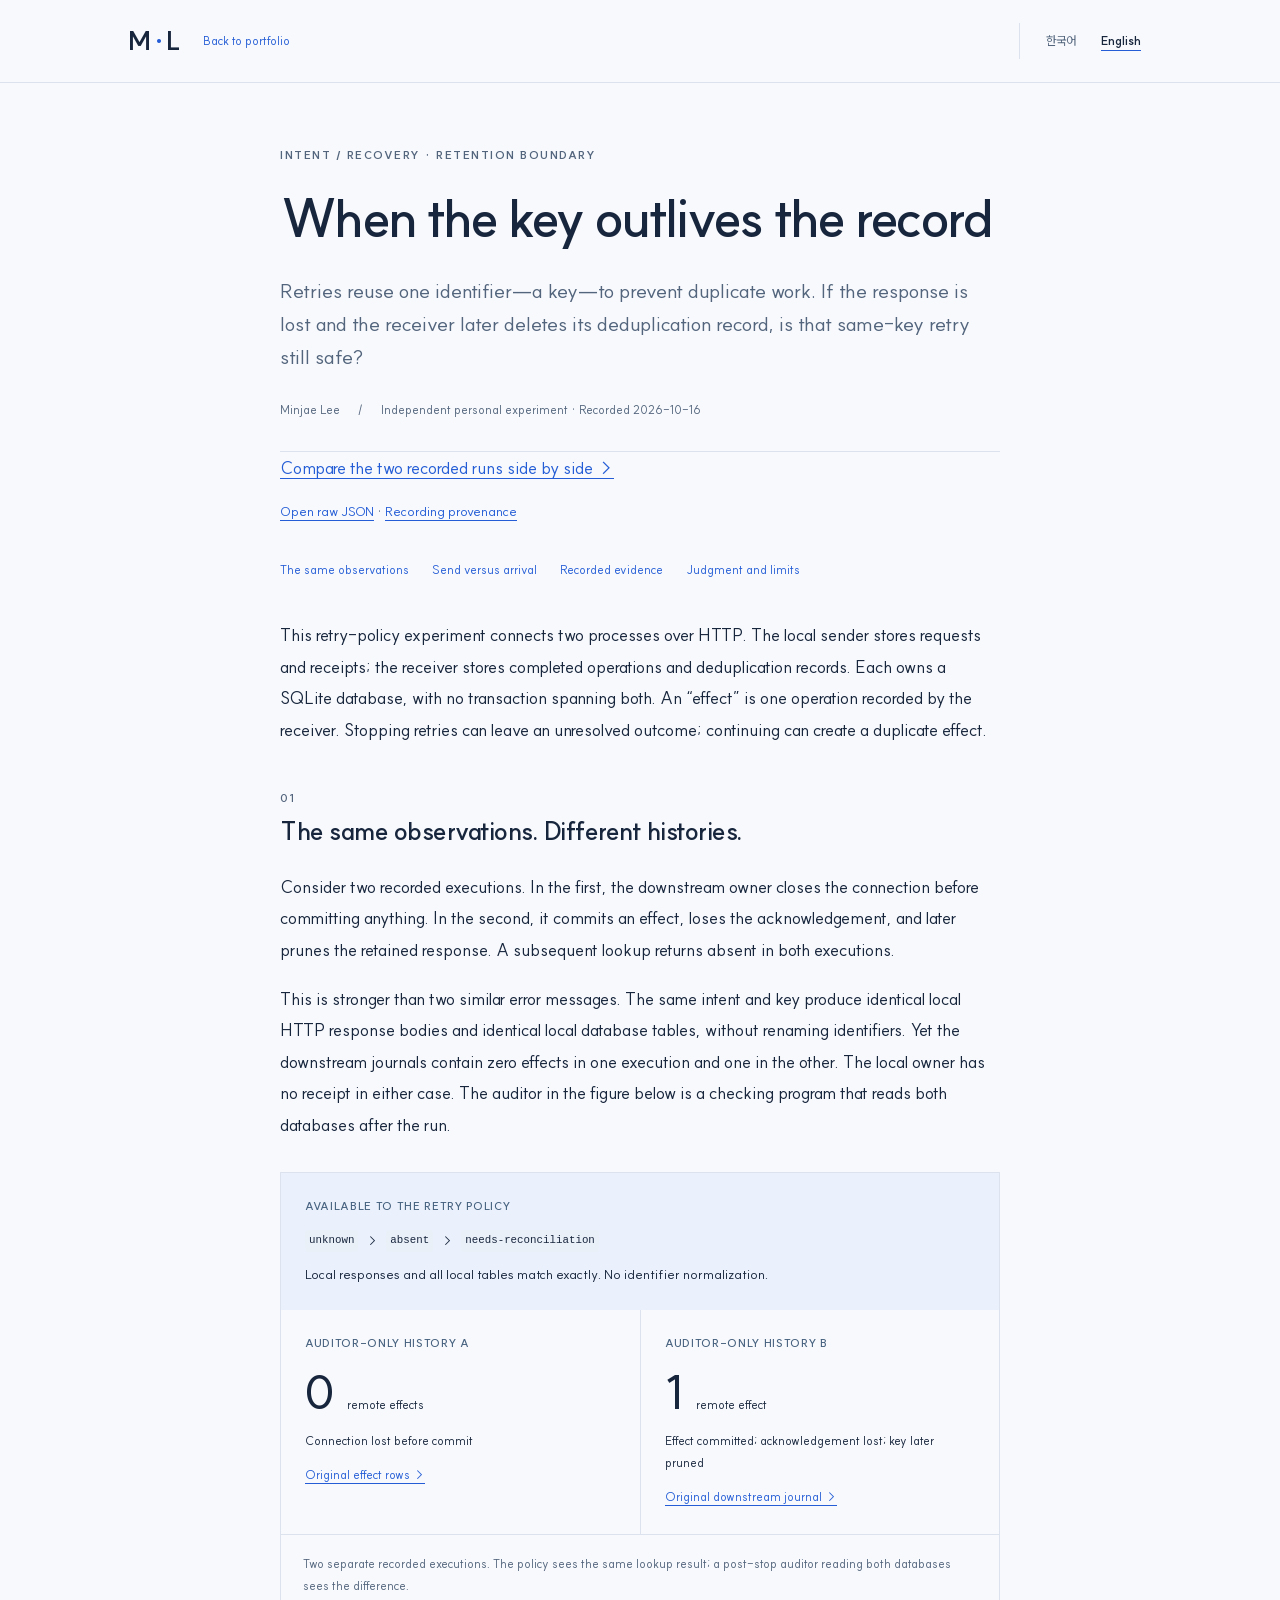
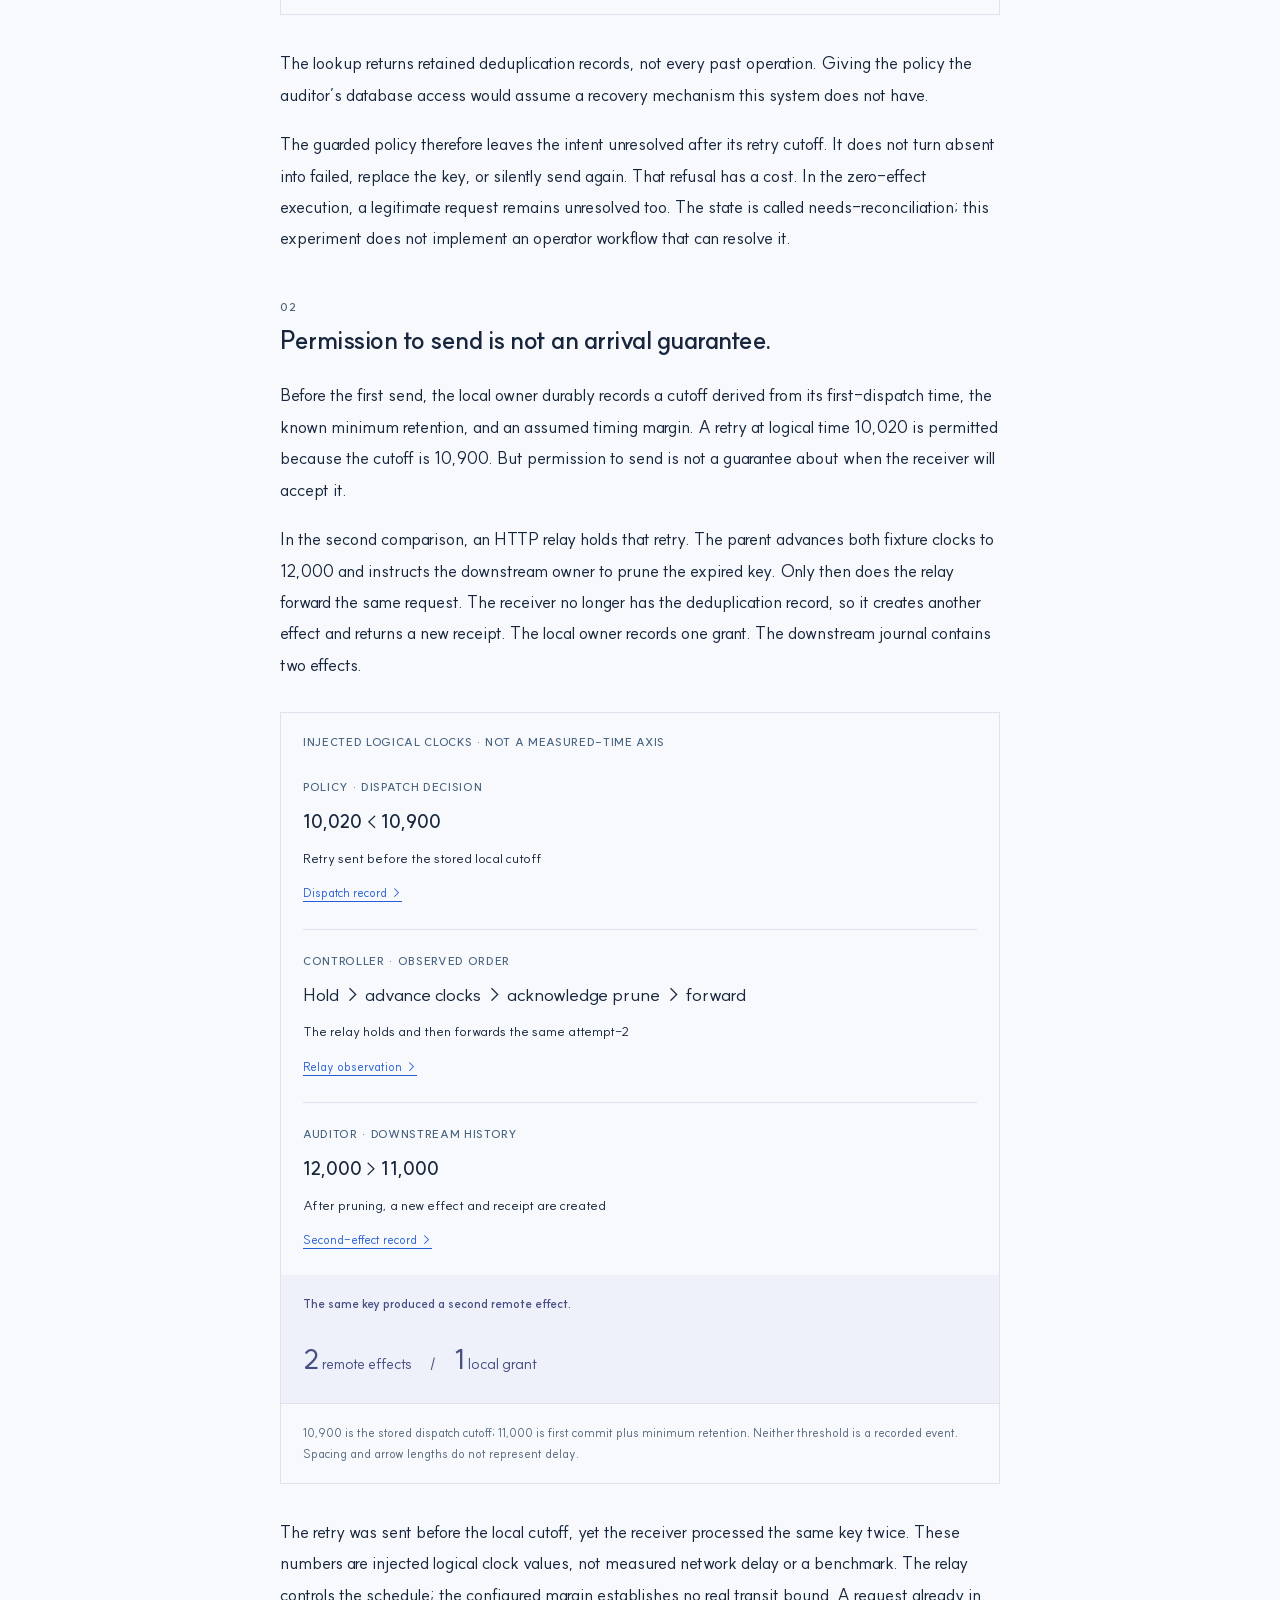
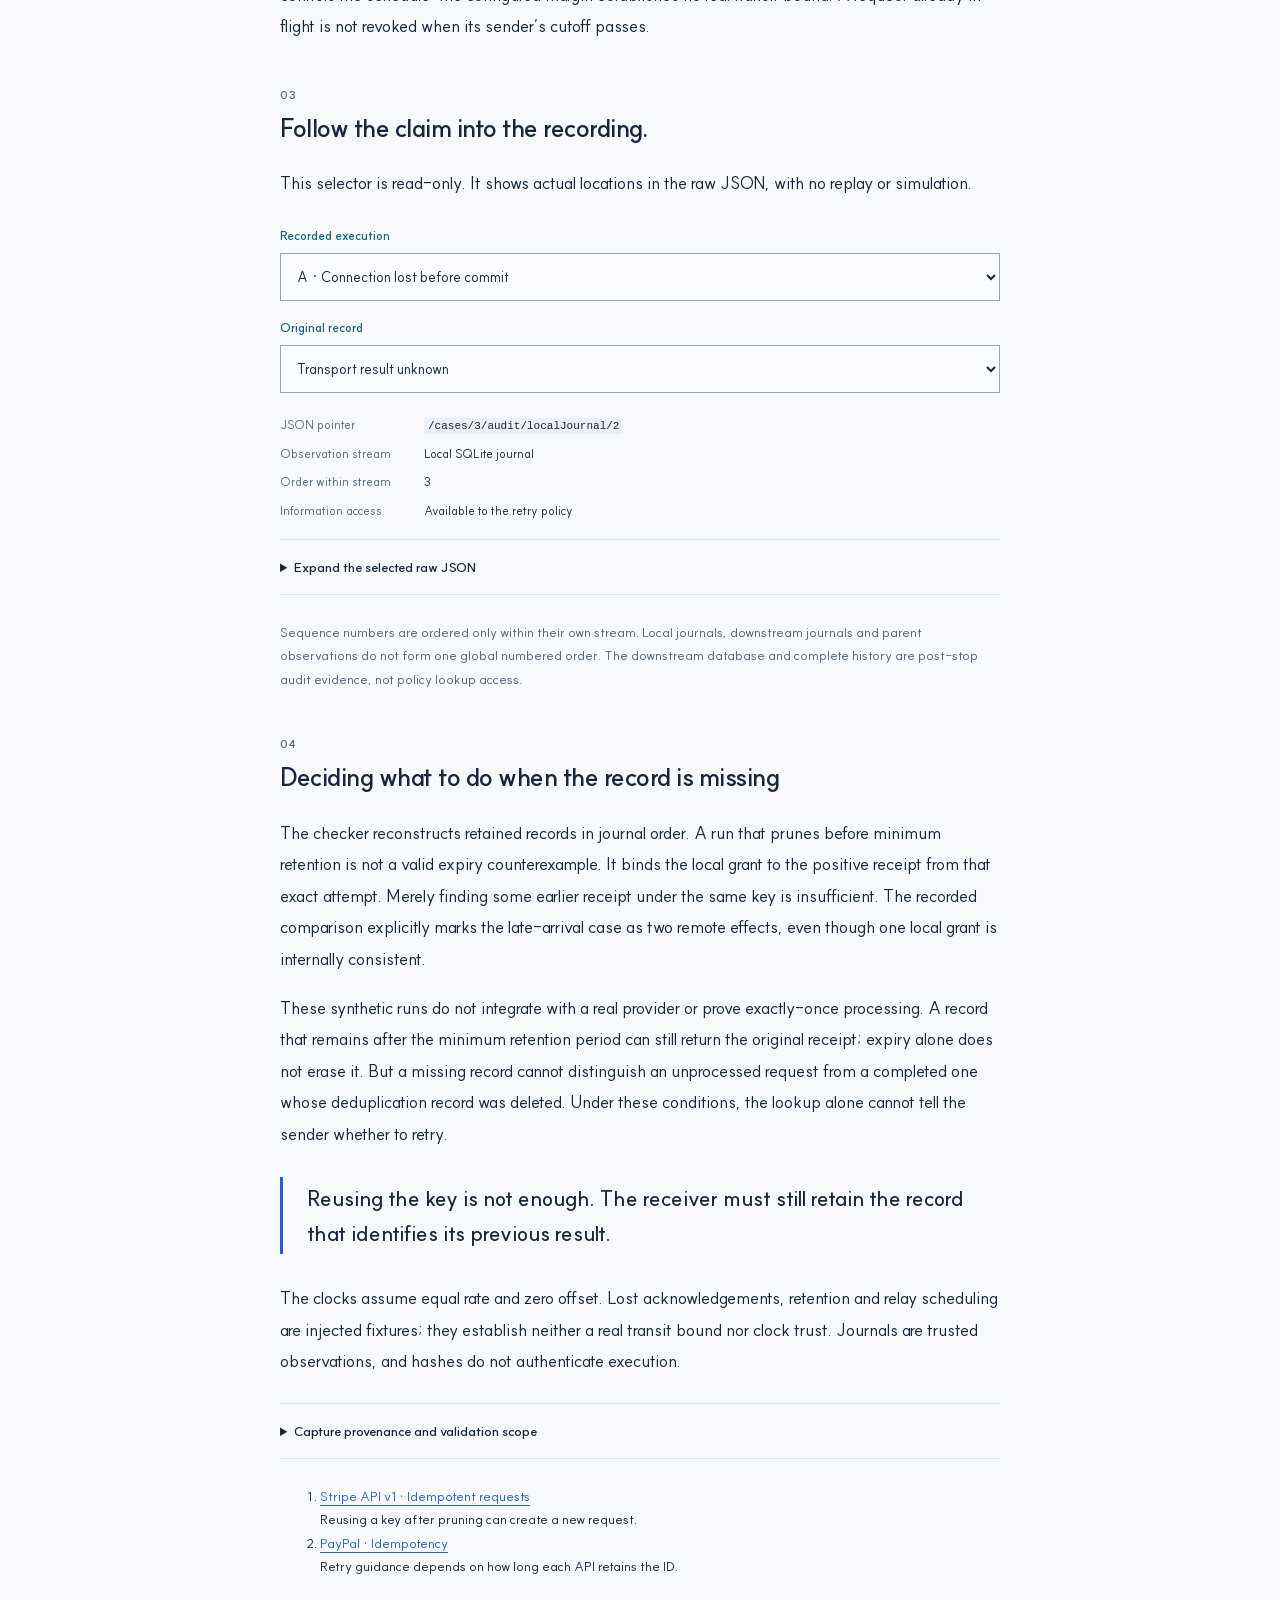
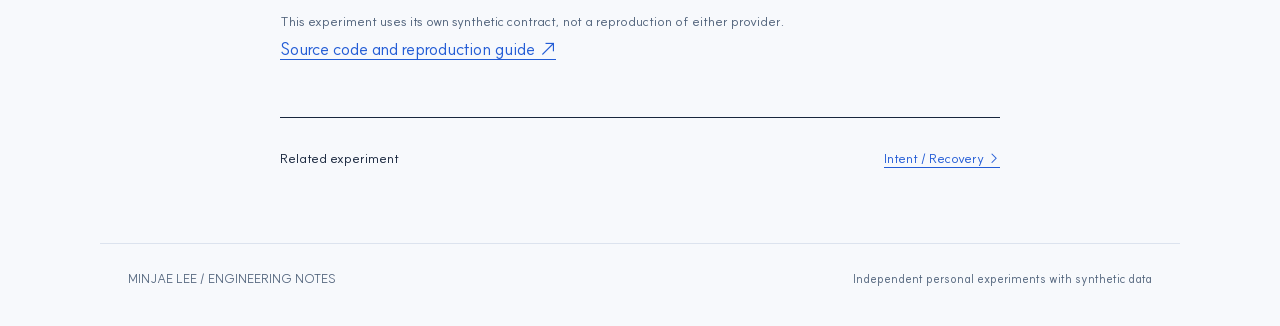
<file: notes/retention-boundary/index.html>
<!doctype html>
<html lang="ko">
  <head>
    <meta charset="utf-8" />
    <meta name="viewport" content="width=device-width,initial-scale=1" />
    <meta name="color-scheme" content="light" />
    <meta
      name="description"
      content="중복 방지 기록이 사라진 뒤에는 같은 키로도 중복 처리될 수 있습니다. HTTP·SQLite로 확인한 재시도의 한계."
    />
    <title>키보다 먼저 사라지는 기록 — Minjae Lee</title>
    <link rel="canonical" href="https://minjae-lee-kr.github.io/notes/retention-boundary/" />
    <meta property="og:type" content="article" />
    <meta property="og:site_name" content="Minjae Lee — Engineering Notes" />
    <meta property="og:locale" content="ko_KR" />
    <meta property="og:locale:alternate" content="en_US" />
    <meta property="og:title" content="키보다 먼저 사라지는 기록 — Minjae Lee" />
    <meta property="og:description" content="중복 방지 기록이 사라진 뒤에는 같은 키로도 중복 처리될 수 있습니다. HTTP·SQLite로 확인한 재시도의 한계." />
    <meta property="og:url" content="https://minjae-lee-kr.github.io/notes/retention-boundary/" />
    <meta property="og:image" content="https://minjae-lee-kr.github.io/assets/social/intent.png?v=eaa4e8008ff3" />
    <meta property="og:image:type" content="image/png" />
    <meta property="og:image:width" content="1200" />
    <meta property="og:image:height" content="630" />
    <meta property="og:image:alt" content="Same key. Twice? A retained retry key passes an expired record and branches into two possible effects. Concept diagram for an independent retention experiment." />
    <meta name="twitter:card" content="summary_large_image" />
    <meta name="twitter:title" content="키보다 먼저 사라지는 기록 — Minjae Lee" />
    <meta name="twitter:description" content="중복 방지 기록이 사라진 뒤에는 같은 키로도 중복 처리될 수 있습니다. HTTP·SQLite로 확인한 재시도의 한계." />
    <meta name="twitter:image" content="https://minjae-lee-kr.github.io/assets/social/intent.png?v=eaa4e8008ff3" />
    <meta name="twitter:image:alt" content="Same key. Twice? A retained retry key passes an expired record and branches into two possible effects. Concept diagram for an independent retention experiment." />
    <link rel="icon" href="../../assets/mark.svg" type="image/svg+xml" />
    <link rel="preload" href="../../assets/fonts/SUIT-Variable.woff2" as="font" type="font/woff2" crossorigin />
    <link rel="stylesheet" href="../notes.css" />
    <link rel="stylesheet" href="retention.css" />
    <script src="../notes.js" type="module"></script>
    <script type="module" src="retention.js"></script>
  </head>
  <body
    data-title-ko="키보다 먼저 사라지는 기록"
    data-title-en="When the key outlives the record"
    data-description-ko="중복 방지 기록이 사라진 뒤에는 같은 키로도 중복 처리될 수 있습니다. HTTP·SQLite로 확인한 재시도의 한계."
    data-description-en="A retry can duplicate work after the receiver deletes its deduplication record—even with the same key. An HTTP and SQLite experiment."
  >
    <a class="skip" href="#note"
      ><span data-lang="ko" lang="ko">본문으로</span
      ><span data-lang="en" lang="en" hidden>Skip to article</span></a
    >
    <header class="site-header">
      <div class="header-inner">
        <a
          class="wordmark"
          href="../../"
          aria-label="M·L — 민재의 포트폴리오"
          data-label-ko="M·L — 민재의 포트폴리오"
          data-label-en="M·L — Minjae’s portfolio"
          >M<span>·</span>L</a
        ><a class="back-link" href="../../"
          ><span data-lang="ko" lang="ko">포트폴리오로</span
          ><span data-lang="en" lang="en" hidden>Back to portfolio</span></a
        >
        <div
          class="languages"
          role="group"
          aria-label="언어"
          data-label-ko="언어"
          data-label-en="Language"
        >
          <button
            type="button"
            data-language="ko"
            lang="ko"
            aria-pressed="true"
          >
            한국어</button
          ><button
            type="button"
            data-language="en"
            lang="en"
            aria-pressed="false"
          >
            English
          </button>
        </div>
      </div>
    </header>
    <main id="note" class="reading" tabindex="-1">
      <article>
        <header id="opening" data-reading-section>
          <p class="eyebrow">INTENT / RECOVERY · RETENTION BOUNDARY</p>
          <h1>
            <span data-lang="ko" lang="ko">키보다 먼저 사라지는 기록</span
            ><span data-lang="en" lang="en" hidden
              >When the key outlives the record</span
            >
          </h1>
          <p class="lead">
            <span data-lang="ko" lang="ko"
              >중복 처리를 막으려고 재시도에 같은 식별자(키)를 붙였습니다.
              응답을 잃은 사이 상대가 중복 방지 기록을 지웠다면, 같은 키로
              다시 보내도 될까요?</span
            ><span data-lang="en" lang="en" hidden
              >Retries reuse one identifier—a key—to prevent duplicate work.
              If the response is lost and the receiver later deletes its
              deduplication record, is that same-key retry still safe?</span
            >
          </p>
          <p class="byline">
            Minjae Lee <span aria-hidden="true">/</span>
            <span data-lang="ko" lang="ko"
              >독립적인 개인 실험 · 기록: 2026.10.16</span
            ><span data-lang="en" lang="en" hidden
              >Independent personal experiment · Recorded 2026-10-16</span
            >
          </p>
          <p><a href="../../research/what-the-client-knows/"><span data-lang="ko" lang="ko">두 실행을 나란히 비교하기 →</span><span data-lang="en" lang="en" hidden>Compare the two recorded runs side by side →</span></a></p>
        </header>
        <div id="load-status" class="recording-status" role="status">
          <p>
            <span data-lang="ko" lang="ko"
              >기록의 무결성과 근거 관계를 확인하고 있습니다.</span
            ><span data-lang="en" lang="en" hidden
              >Verifying the recording and its evidence relationships.</span
            >
          </p>
        </div>
        <div id="mismatch" class="recording-status" role="alert" hidden>
          <p>
            <span data-lang="ko" lang="ko"
              >기록과 표시 조건이 일치하지 않거나 파일을 읽지 못했습니다. 이
              상태에서는 실험의 결론과 수치 그림을 표시하지 않습니다.</span
            ><span data-lang="en" lang="en" hidden
              >The recording does not match this presentation, or a required
              file could not be read. Experimental conclusions and numerical
              figures are hidden.</span
            >
          </p>
        </div>
        <p class="raw-availability">
          <a href="recording/evidence.json"
            ><span data-lang="ko" lang="ko">원본 JSON 열기</span
            ><span data-lang="en" lang="en" hidden>Open raw JSON</span></a
          >
          ·
          <a href="recording.json"
            ><span data-lang="ko" lang="ko">기록 출처</span
            ><span data-lang="en" lang="en" hidden
              >Recording provenance</span
            ></a
          >
        </p>
        <noscript
          ><p>
            <span data-lang="ko" lang="ko"
              >JavaScript가 꺼져 있어 근거를 검증하지 못했습니다. 원본 JSON을
              직접 확인할 수 있습니다.</span
            ><span data-lang="en" lang="en" hidden
              >JavaScript is disabled, so the evidence could not be verified.
              The raw JSON remains available.</span
            >
          </p></noscript
        >
        <div id="verified-content" hidden>
          <nav
            class="contents"
            aria-label="이 글의 순서"
            data-label-ko="이 글의 순서"
            data-label-en="In this note"
          >
            <a href="#same"
              ><span data-lang="ko" lang="ko">같은 관측</span
              ><span data-lang="en" lang="en" hidden
                >The same observations</span
              ></a
            ><a href="#arrival"
              ><span data-lang="ko" lang="ko">전송과 도착</span
              ><span data-lang="en" lang="en" hidden
                >Send versus arrival</span
              ></a
            ><a href="#records"
              ><span data-lang="ko" lang="ko">실제 기록</span
              ><span data-lang="en" lang="en" hidden>Recorded evidence</span></a
            ><a href="#limits"
              ><span data-lang="ko" lang="ko">판단과 한계</span
              ><span data-lang="en" lang="en" hidden
                >Judgment and limits</span
              ></a
            >
          </nav>
          <div class="prose" data-lang="ko" lang="ko">
            <p>
              응답 유실 뒤의 재시도 정책을 확인하려고 HTTP로 연결한 두
              프로세스를 만들었습니다. 요청을 보내는 쪽은 요청과 확인 번호를,
              수신 측은 처리 내역과 중복 방지 기록을 각자의 SQLite DB에
              저장합니다. 두 DB를 묶는 트랜잭션은 없습니다. ‘효과’는 수신 측에
              저장된 처리 한 건입니다. 재시도를 멈추면 미확정 상태가 남고,
              계속하면 중복 효과가 생길 수 있다는 선택을 비교합니다.
            </p>
          </div>
          <div class="prose" data-lang="en" lang="en" hidden>
            <p>
              This retry-policy experiment connects two processes over HTTP.
              The local sender stores requests and receipts; the receiver
              stores completed operations and deduplication records. Each owns
              a SQLite database, with no transaction spanning both. An “effect”
              is one operation recorded by the receiver. Stopping retries can
              leave an unresolved outcome; continuing can
              create a duplicate effect.
            </p>
          </div>
          <section
            class="reading-section"
            id="same"
            data-reading-section
            tabindex="-1"
          >
            <h2>
              <span class="section-number">01</span
              ><span data-lang="ko" lang="ko">같은 관측, 다른 이력</span
              ><span data-lang="en" lang="en" hidden
                >The same observations. Different histories.</span
              >
            </h2>
            <div class="prose" data-lang="ko" lang="ko">
              <p>
                기록된 두 실행을 비교해 보겠습니다. 첫 실행에서는 상대 시스템이
                아무 효과도 저장하기 전에 연결을 끊습니다. 두 번째에서는 효과를
                저장한 뒤 응답을 잃고, 나중에 키에 연결된 응답 기록을
                삭제합니다. 이후 조회 결과는 둘 다 absent입니다.
              </p>
              <p>
                오류 메시지만 비슷한 것이 아닙니다. 같은 요청과 같은 키를 사용한
                두 실행의 로컬 HTTP 응답 본문과 전체 DB 테이블이 그대로
                같습니다. 비교를 위해 식별자를 바꾸지도 않았습니다. 하지만 상대
                기록의 효과는 한쪽이 0건, 다른 쪽이 1건입니다. 두 실행 모두
                로컬에는 확인 번호가 남아 있지 않습니다. 아래 그림의 감사기는
                실행 후 양쪽 DB를 읽는 검증 프로그램입니다.
              </p>
            </div>
            <div class="prose" data-lang="en" lang="en" hidden>
              <p>
                Consider two recorded executions. In the first, the downstream
                owner closes the connection before committing anything. In the
                second, it commits an effect, loses the acknowledgement, and
                later prunes the retained response. A subsequent lookup returns
                absent in both executions.
              </p>
              <p>
                This is stronger than two similar error messages. The same
                intent and key produce identical local HTTP response bodies and
                identical local database tables, without renaming identifiers.
                Yet the downstream journals contain zero effects in one
                execution and one in the other. The local owner has no receipt
                in either case. The auditor in the figure below is a checking
                program that reads both databases after the run.
              </p>
            </div>
            <figure class="evidence-figure">
              <div class="policy-view">
                <p class="access-label">
                  <span data-lang="ko" lang="ko">재시도 정책이 가진 정보</span
                  ><span data-lang="en" lang="en" hidden
                    >AVAILABLE TO THE RETRY POLICY</span
                  >
                </p>
                <p class="state-line">
                  <code>unknown</code><span aria-hidden="true"> → </span
                  ><code>absent</code><span aria-hidden="true"> → </span
                  ><code>needs-reconciliation</code>
                </p>
                <p>
                  <span data-lang="ko" lang="ko"
                    >로컬 응답과 모든 로컬 테이블이 동일합니다. 식별자 치환은
                    없습니다.</span
                  ><span data-lang="en" lang="en" hidden
                    >Local responses and all local tables match exactly. No
                    identifier normalization.</span
                  >
                </p>
              </div>
              <div class="audit-comparison">
                <div>
                  <p class="access-label">
                    <span data-lang="ko" lang="ko">감사기만 보는 이력 A</span
                    ><span data-lang="en" lang="en" hidden
                      >AUDITOR-ONLY HISTORY A</span
                    >
                  </p>
                  <p class="metric">
                    <strong data-metric="zero"></strong
                    ><span
                      ><span data-lang="ko" lang="ko">상대 효과</span
                      ><span data-lang="en" lang="en" hidden
                        >remote effects</span
                      ></span
                    >
                  </p>
                  <p>
                    <span data-lang="ko" lang="ko"
                      >효과 저장 전에 연결 종료</span
                    ><span data-lang="en" lang="en" hidden
                      >Connection lost before commit</span
                    >
                  </p>
                  <a href="#records" data-record="zero-remote-effects"
                    ><span data-lang="ko" lang="ko">원본 효과 목록</span
                    ><span data-lang="en" lang="en" hidden
                      >Original effect rows</span
                    >
                    →</a
                  >
                </div>
                <div>
                  <p class="access-label">
                    <span data-lang="ko" lang="ko">감사기만 보는 이력 B</span
                    ><span data-lang="en" lang="en" hidden
                      >AUDITOR-ONLY HISTORY B</span
                    >
                  </p>
                  <p class="metric">
                    <strong data-metric="one"></strong
                    ><span
                      ><span data-lang="ko" lang="ko">상대 효과</span
                      ><span data-lang="en" lang="en" hidden
                        >remote effect</span
                      ></span
                    >
                  </p>
                  <p>
                    <span data-lang="ko" lang="ko"
                      >효과 저장 후 응답 유실, 이후 키 삭제</span
                    ><span data-lang="en" lang="en" hidden
                      >Effect committed; acknowledgement lost; key later
                      pruned</span
                    >
                  </p>
                  <a href="#records" data-record="one-remote-history"
                    ><span data-lang="ko" lang="ko">원본 상대 기록</span
                    ><span data-lang="en" lang="en" hidden
                      >Original downstream journal</span
                    >
                    →</a
                  >
                </div>
              </div>
              <figcaption>
                <span data-lang="ko" lang="ko"
                  >서로 다른 두 실행입니다. 정책의 조회 결과는 같지만, 종료 후
                  양쪽 DB를 읽는 감사기는 차이를 봅니다.</span
                ><span data-lang="en" lang="en" hidden
                  >Two separate recorded executions. The policy sees the same
                  lookup result; a post-stop auditor reading both databases sees
                  the difference.</span
                >
              </figcaption>
            </figure>
            <div class="prose" data-lang="ko" lang="ko">
              <p>
                조회 API는 보존 중인 중복 방지 기록을 반환할 뿐, 과거의 모든
                처리를 보여 주지는 않습니다. 감사기의 DB 접근 권한을 정책에도
                있다고 가정하면, 구현하지 않은 복구 수단에 의존하게 됩니다.
              </p>
              <p>
                그래서 보호 정책은 재전송 기한 이후 요청을 미확정 상태로
                남깁니다. absent를 실패로 바꾸거나, 키를 교체하거나, 조용히 다시
                보내지 않습니다. 이 정책에서는 실제로 처리되지 않은 요청도
                자동으로 해결할 수 없습니다. 효과가 0건이었던 실행에서도 요청이
                미확정 상태로 남았습니다. 상태 이름은
                needs-reconciliation입니다. 이 실험이 실제 운영자의 판단
                절차까지 구현한 것은 아닙니다.
              </p>
            </div>
            <div class="prose" data-lang="en" lang="en" hidden>
              <p>
                The lookup returns retained deduplication records, not every
                past operation. Giving the policy the auditor’s database access
                would assume a recovery mechanism this system does not have.
              </p>
              <p>
                The guarded policy therefore leaves the intent unresolved after
                its retry cutoff. It does not turn absent into failed, replace
                the key, or silently send again. That refusal has a cost. In the
                zero-effect execution, a legitimate request remains unresolved
                too. The state is called needs-reconciliation; this experiment
                does not implement an operator workflow that can resolve it.
              </p>
            </div>
          </section>
          <section
            class="reading-section"
            id="arrival"
            data-reading-section
            tabindex="-1"
          >
            <h2>
              <span class="section-number">02</span
              ><span data-lang="ko" lang="ko"
                >보낼 수 있는 시점과 도착하는 시점</span
              ><span data-lang="en" lang="en" hidden
                >Permission to send is not an arrival guarantee.</span
              >
            </h2>
            <div class="prose" data-lang="ko" lang="ko">
              <p>
                로컬 시스템은 최초 전송 전에 첫 전송 시각, 알려진 최소 보존
                기간, 가정한 시간 여유로 계산한 기한을 저장합니다. 논리 시각
                10,020의 재시도는 기한 10,900 이전이므로 허용됩니다. 로컬에서
                전송 기한을 지켜도, 상대 시스템에 도착하는 시점까지 제한할 수는
                없습니다.
              </p>
              <p>
                두 번째 비교에서는 HTTP 중계가 재시도 요청의 전달을 보류합니다.
                부모 프로세스가 양쪽 실험 시계를 12,000으로 진행하고, 상대
                시스템에서 만료된 키를 삭제합니다. 그 뒤에야 중계가 동일한
                요청을 전달합니다. 수신자는 중복 방지 기록을 더 이상 갖고 있지
                않으므로 효과를 새로 만들고 새 확인 번호를 돌려줍니다. 로컬
                결과는 1건입니다. 상대 시스템의 효과는 2건입니다.
              </p>
            </div>
            <div class="prose" data-lang="en" lang="en" hidden>
              <p>
                Before the first send, the local owner durably records a cutoff
                derived from its first-dispatch time, the known minimum
                retention, and an assumed timing margin. A retry at logical time
                10,020 is permitted because the cutoff is 10,900. But permission
                to send is not a guarantee about when the receiver will accept
                it.
              </p>
              <p>
                In the second comparison, an HTTP relay holds that
                retry. The parent advances both fixture clocks to 12,000 and
                instructs the downstream owner to prune the expired key. Only
                then does the relay forward the same request. The receiver no
                longer has the deduplication record, so it creates another
                effect and returns a new receipt. The local owner records one
                grant. The downstream journal contains two effects.
              </p>
            </div>
            <figure class="evidence-figure">
              <p class="fixture-label">
                <span data-lang="ko" lang="ko"
                  >주입한 논리 시각 · 시간 간격을 그린 그래프가 아닙니다</span
                ><span data-lang="en" lang="en" hidden
                  >INJECTED LOGICAL CLOCKS · NOT A MEASURED-TIME AXIS</span
                >
              </p>
              <ol class="causal-steps">
                <li>
                  <p class="access-label">
                    <span data-lang="ko" lang="ko">정책 · 전송 판단</span
                    ><span data-lang="en" lang="en" hidden
                      >POLICY · DISPATCH DECISION</span
                    >
                  </p>
                  <p>
                    <strong data-clock="dispatch"></strong> &lt;
                    <strong data-clock="cutoff"></strong>
                  </p>
                  <p>
                    <span data-lang="ko" lang="ko"
                      >저장된 로컬 기한 안에서 재시도 전송</span
                    ><span data-lang="en" lang="en" hidden
                      >Retry sent before the stored local cutoff</span
                    >
                  </p>
                  <a href="#records" data-record="late-retry"
                    ><span data-lang="ko" lang="ko">전송 기록</span
                    ><span data-lang="en" lang="en" hidden
                      >Dispatch record</span
                    >
                    →</a
                  >
                </li>
                <li>
                  <p class="access-label">
                    <span data-lang="ko" lang="ko">제어기 · 순서 관측</span
                    ><span data-lang="en" lang="en" hidden
                      >CONTROLLER · OBSERVED ORDER</span
                    >
                  </p>
                  <p>
                    <span data-lang="ko" lang="ko"
                      >보류 → 시계 진행 → 삭제 완료 → 전달</span
                    ><span data-lang="en" lang="en" hidden
                      >Hold → advance clocks → acknowledge prune → forward</span
                    >
                  </p>
                  <p>
                    <span data-lang="ko" lang="ko"
                      >중계가 같은 attempt-2를 붙잡았다가 전달</span
                    ><span data-lang="en" lang="en" hidden
                      >The relay holds and then forwards the same
                      attempt-2</span
                    >
                  </p>
                  <a href="#records" data-record="late-held"
                    ><span data-lang="ko" lang="ko">중계 관측</span
                    ><span data-lang="en" lang="en" hidden
                      >Relay observation</span
                    >
                    →</a
                  >
                </li>
                <li>
                  <p class="access-label">
                    <span data-lang="ko" lang="ko">감사기 · 상대 이력</span
                    ><span data-lang="en" lang="en" hidden
                      >AUDITOR · DOWNSTREAM HISTORY</span
                    >
                  </p>
                  <p>
                    <strong data-clock="arrival"></strong> &gt;
                    <strong data-clock="minimum"></strong>
                  </p>
                  <p>
                    <span data-lang="ko" lang="ko"
                      >기록 삭제 뒤 새로운 효과와 확인 번호 생성</span
                    ><span data-lang="en" lang="en" hidden
                      >After pruning, a new effect and receipt are created</span
                    >
                  </p>
                  <a href="#records" data-record="late-second-effect"
                    ><span data-lang="ko" lang="ko">두 번째 효과 기록</span
                    ><span data-lang="en" lang="en" hidden
                      >Second-effect record</span
                    >
                    →</a
                  >
                </li>
              </ol>
              <div class="outcome-pair">
                <p class="outcome-label">
                  <span data-lang="ko" lang="ko"
                    >같은 키로 상대 효과가 중복 실행됐습니다.</span
                  ><span data-lang="en" lang="en" hidden
                    >The same key produced a second remote effect.</span
                  >
                </p>
                <p>
                  <strong data-metric="remote"></strong>
                  <span data-lang="ko" lang="ko">상대 효과</span
                  ><span data-lang="en" lang="en" hidden>remote effects</span>
                </p>
                <span aria-hidden="true">/</span>
                <p>
                  <strong data-metric="local"></strong>
                  <span data-lang="ko" lang="ko">로컬 결과</span
                  ><span data-lang="en" lang="en" hidden>local grant</span>
                </p>
              </div>
              <figcaption>
                <span data-lang="ko" lang="ko"
                  >10,900은 저장된 전송 기한, 11,000은 최초 효과 시각 + 최소
                  보존 기간으로 계산한 경계입니다. 두 숫자는 사건 발생 시각이
                  아닙니다. 간격과 화살표 길이는 지연을 표현하지 않습니다.</span
                ><span data-lang="en" lang="en" hidden
                  >10,900 is the stored dispatch cutoff; 11,000 is first commit
                  plus minimum retention. Neither threshold is a recorded event.
                  Spacing and arrow lengths do not represent delay.</span
                >
              </figcaption>
            </figure>
            <div class="prose" data-lang="ko" lang="ko">
              <p>
                재시도는 로컬 전송 기한 안에 보냈지만, 상대 시스템에서는 같은
                키로 두 번째 처리가 일어났습니다. 여기의 숫자는 주입한 논리
                시각이며 네트워크 지연 측정값이나 벤치마크가 아닙니다. 중계의
                보류와 해제로 순서를 만들었고, 계산에 넣은 시간 여유가 실제 통신
                지연을 감당한다고 검증한 것은 아닙니다. 이미 전송한 요청은
                송신자의 기한이 지났다고 회수되지 않습니다.
              </p>
            </div>
            <div class="prose" data-lang="en" lang="en" hidden>
              <p>
                The retry was sent before the local cutoff, yet the receiver
                processed the same key twice. These numbers are injected logical clock values,
                not measured network delay or a benchmark. The relay controls
                the schedule; the configured margin establishes no real transit
                bound. A request already in flight is not revoked when its
                sender’s cutoff passes.
              </p>
            </div>
          </section>
          <section
            class="reading-section"
            id="records"
            data-reading-section
            tabindex="-1"
          >
            <h2>
              <span class="section-number">03</span
              ><span data-lang="ko" lang="ko"
                >주장을 실제 기록까지 따라가기</span
              ><span data-lang="en" lang="en" hidden
                >Follow the claim into the recording.</span
              >
            </h2>
            <p>
              <span data-lang="ko" lang="ko"
                >기록 선택은 읽기 전용입니다. 재생·시뮬레이션 없이 원본 JSON의
                실제 위치를 보여 줍니다.</span
              ><span data-lang="en" lang="en" hidden
                >This selector is read-only. It shows actual locations in the
                raw JSON, with no replay or simulation.</span
              >
            </p>
            <div class="record-controls">
              <div data-lang="ko" lang="ko">
                <label for="case-ko">실행 선택</label
                ><select
                  id="case-ko"
                  data-case-select
                  data-focus-key="case-select"
                >
                  <option value="zero">A · 효과 저장 전 연결 종료</option>
                  <option value="one">B · 저장 후 응답 유실</option>
                  <option value="late">
                    C · 허용된 재전송의 늦은 도착
                  </option></select
                ><label for="record-ko">원본 기록 선택</label
                ><select
                  id="record-ko"
                  data-record-select
                  data-select-language="ko"
                  data-focus-key="record-select"
                ></select>
              </div>
              <div data-lang="en" lang="en" hidden>
                <label for="case-en">Recorded execution</label
                ><select
                  id="case-en"
                  data-case-select
                  data-focus-key="case-select"
                >
                  <option value="zero">
                    A · Connection lost before commit
                  </option>
                  <option value="one">
                    B · Commit followed by lost acknowledgement
                  </option>
                  <option value="late">
                    C · Eligible retry, late arrival
                  </option></select
                ><label for="record-en">Original record</label
                ><select
                  id="record-en"
                  data-record-select
                  data-select-language="en"
                  data-focus-key="record-select"
                ></select>
              </div>
            </div>
            <div class="record-metadata">
              <dl>
                <dt>JSON pointer</dt>
                <dd><code id="record-pointer"></code></dd>
                <dt>
                  <span data-lang="ko" lang="ko">관측 스트림</span
                  ><span data-lang="en" lang="en" hidden
                    >Observation stream</span
                  >
                </dt>
                <dd id="record-stream"></dd>
                <dt>
                  <span data-lang="ko" lang="ko">스트림 내 순서</span
                  ><span data-lang="en" lang="en" hidden
                    >Order within stream</span
                  >
                </dt>
                <dd id="record-sequence"></dd>
                <dt>
                  <span data-lang="ko" lang="ko">정보 접근 범위</span
                  ><span data-lang="en" lang="en" hidden
                    >Information access</span
                  >
                </dt>
                <dd id="record-access"></dd>
              </dl>
            </div>
            <details id="raw-detail">
              <summary>
                <span data-lang="ko" lang="ko">선택한 원본 JSON 펼치기</span
                ><span data-lang="en" lang="en" hidden
                  >Expand the selected raw JSON</span
                >
              </summary>
              <pre
                tabindex="0"
                role="region"
                aria-label="선택한 원본 기록; 가로 스크롤 가능"
                data-label-ko="선택한 원본 기록; 가로 스크롤 가능"
                data-label-en="Selected raw record; horizontally scrollable"
              ><code id="record-json"></code></pre>
            </details>
            <p class="record-help">
              <span data-lang="ko" lang="ko"
                >각 스트림의 순번은 해당 스트림 안에서만 비교합니다. 로컬·상대
                기록과 부모 관측의 번호를 하나의 전역 순서로 합치지 않습니다.
                상대 DB와 전체 이력은 종료 후 감사기만 읽으며, 정책의 조회
                권한이 아닙니다.</span
              ><span data-lang="en" lang="en" hidden
                >Sequence numbers are ordered only within their own stream.
                Local journals, downstream journals and parent observations do
                not form one global numbered order. The downstream database and
                complete history are post-stop audit evidence, not policy lookup
                access.</span
              >
            </p>
          </section>
          <section
            class="reading-section"
            id="limits"
            data-reading-section
            tabindex="-1"
          >
            <h2>
              <span class="section-number">04</span
              ><span data-lang="ko" lang="ko"
                >기록이 없을 때 내릴 수 있는 판단</span
              ><span data-lang="en" lang="en" hidden
                >Deciding what to do when the record is missing</span
              >
            </h2>
            <div class="prose" data-lang="ko" lang="ko">
              <p>
                검사기는 상대 기록을 순서대로 재구성합니다. 중복 방지 기록을
                최소 보존 기간 전에 지운 실행은 유효한 반례로 인정하지 않습니다.
                로컬 결과는 바로
                그 시도에서 받은 확인 번호와 연결합니다. 같은 키로 발급된 과거
                확인 번호가 있어도, 이번 시도의 결과라는 근거로 사용할 수는
                없습니다. 로컬 1건의 기록이 내부적으로 일관돼도, 늦게 도착한
                조건의 상대 효과는 2건이라고 명시합니다.
              </p>
              <p>
                실제 제공사와 연동한 실험은 아니며, 모든 요청이 정확히 한 번
                처리된다는 증명도 아닙니다. 최소 보존 기간이 지났더라도 기록이 남아 있으면,
                조회해서 기존 확인 번호를 복구할 수 있습니다. 기한이 지났다는
                사실만으로 기록이 사라지지는 않습니다. 그러나 기록이 없다는
                응답만으로는 미처리와 처리 후 중복 방지 기록 삭제를 구분할 수 없습니다.
                이 조건에서는 조회 결과만 보고 재시도를 결정할 수 없습니다.
              </p>
            </div>
            <div class="prose" data-lang="en" lang="en" hidden>
              <p>
                The checker reconstructs retained records in journal order. A run that
                prunes before minimum retention is not a valid expiry counterexample.
                It binds the local grant to the
                positive receipt from that exact attempt. Merely finding some
                earlier receipt under the same key is insufficient. The recorded
                comparison explicitly marks the late-arrival case as two remote
                effects, even though one local grant is internally consistent.
              </p>
              <p>
                These synthetic runs do not integrate with a real provider or
                prove exactly-once processing. A record that remains after the
                minimum retention period can still return the original receipt;
                expiry alone does not erase it. But a missing record cannot
                distinguish an unprocessed request from a completed one whose
                deduplication record was deleted. Under these conditions, the lookup alone cannot tell
                the sender whether to retry.
              </p>
            </div>
            <p class="takeaway">
              <span data-lang="ko" lang="ko"
                >같은 키만으로는 부족합니다. 효과를 만드는 시스템이 그 키를
                구별할 기록을 아직 갖고 있어야 합니다.</span
              ><span data-lang="en" lang="en" hidden
                >Reusing the key is not enough. The receiver must still retain
                the record that identifies its previous result.</span
              >
            </p>
            <p>
              <span data-lang="ko" lang="ko"
                >시계는 같은 속도와 기준점을 가정합니다. 응답 유실·보존
                기한·중계 순서는 실험에서 주입했으며, 실제 서비스의 전송
                상한이나 시계 신뢰를 입증하지 않습니다. 기록은 신뢰한 관측이며
                해시는 실행 진위를 인증하지 않습니다.</span
              ><span data-lang="en" lang="en" hidden
                >The clocks assume equal rate and zero offset. Lost
                acknowledgements, retention and relay scheduling are injected
                fixtures; they establish neither a real transit bound nor clock
                trust. Journals are trusted observations, and hashes do not
                authenticate execution.</span
              >
            </p>
            <details>
              <summary>
                <span data-lang="ko" lang="ko"
                  >고정된 기록의 출처와 검증 범위</span
                ><span data-lang="en" lang="en" hidden
                  >Capture provenance and validation scope</span
                >
              </summary>
              <dl>
                <dt>
                  <span data-lang="ko" lang="ko">엔진 소스</span
                  ><span data-lang="en" lang="en" hidden>Engine source</span>
                </dt>
                <dd><code>c60801f969ab0223812bb4fa609c2de3e7651c91</code></dd>
                <dt>
                  <span data-lang="ko" lang="ko">완료 시각</span
                  ><span data-lang="en" lang="en" hidden>Completed</span>
                </dt>
                <dd>2026-10-16T18:29:09.869Z</dd>
                <dt>Runtime</dt>
                <dd>Node 24.19.0 · SQLite 3.53.3 · Windows x64</dd>
                <dt>Raw SHA-256</dt>
                <dd>
                  <code
                    >c700118d900858be573d6924be16ae96ffe95369a57a9aa01aed0f1c83dd8fdd</code
                  >
                </dd>
              </dl>
              <p>
                <span data-lang="ko" lang="ko"
                  >이 페이지는 과거 실행을 설명합니다. 현재 소스의 재실행 결과가
                  아닙니다. 페이지에 저장된 예상값은 선택한 원본 기록과 기록
                  간의 관계를 확인하는 데 사용합니다. 새로 측정한 값은 아닙니다.
                  전체 감사기는 소스 저장소에 있고, 이 페이지는 두 비교에 필요한
                  관계만 다시 확인합니다.</span
                ><span data-lang="en" lang="en" hidden
                  >This page describes a historical run, not a rerun of the
                  current source. Fixed expected values are presentation
                  assertions, not additional measurements. The full auditor
                  lives in the source repository; this page rechecks only the
                  relationships needed for these two contrasts.</span
                >
              </p>
              <p>
                <a href="mapping.json"
                  ><span data-lang="ko" lang="ko">23개 원본 선택 위치</span
                  ><span data-lang="en" lang="en" hidden
                    >All 23 record selectors</span
                  ></a
                >
                ·
                <a href="recording.json"
                  ><span data-lang="ko" lang="ko">출처 및 파일 해시</span
                  ><span data-lang="en" lang="en" hidden
                    >Provenance and file hashes</span
                  ></a
                >
              </p>
            </details>
            <ol class="sources">
              <li>
                <a
                  href="https://docs.stripe.com/api/idempotent_requests"
                  rel="noreferrer"
                  >Stripe API v1 · Idempotent requests</a
                ><br /><span data-lang="ko" lang="ko"
                  >키가 삭제된 뒤 재사용하면 새 요청이 될 수 있습니다.</span
                ><span data-lang="en" lang="en" hidden
                  >Reusing a key after pruning can create a new request.</span
                >
              </li>
              <li>
                <a
                  href="https://developer.paypal.com/api/rest/reference/idempotency/"
                  rel="noreferrer"
                  >PayPal · Idempotency</a
                ><br /><span data-lang="ko" lang="ko"
                  >재시도 안내는 각 API가 ID를 보존하는 기간에 연결됩니다.</span
                ><span data-lang="en" lang="en" hidden
                  >Retry guidance depends on how long each API retains the
                  ID.</span
                >
              </li>
            </ol>
            <p class="publication">
              <span data-lang="ko" lang="ko"
                >이 실험은 독자적인 가상 계약을 사용하며 제공사의 구현을
                재현하지 않습니다.</span
              ><span data-lang="en" lang="en" hidden
                >This experiment uses its own synthetic contract, not a
                reproduction of either provider.</span
              >
            </p>
            <p>
              <a
                data-lang="ko" lang="ko"
                href="https://github.com/minjae-lee-kr/intent-recovery-lab/blob/main/docs/retention-boundary.ko.md"
                rel="noreferrer"
                >소스 코드와 재현 방법 ↗</a>
              <a
                data-lang="en" lang="en" hidden
                href="https://github.com/minjae-lee-kr/intent-recovery-lab/blob/main/docs/retention-boundary.md"
                rel="noreferrer"
                >Source code and reproduction guide ↗</a
              >
            </p>
          </section>
          <nav
            class="next-note"
            aria-label="함께 읽기"
            data-label-ko="함께 읽기"
            data-label-en="Continue reading"
          >
            <span
              ><span data-lang="ko" lang="ko">기초 실험</span
              ><span data-lang="en" lang="en" hidden
                >Related experiment</span
              ></span
            ><a href="../../evidence/intent/">Intent / Recovery →</a>
          </nav>
        </div>
      </article>
    </main>
    <footer class="note-footer">
      <span>MINJAE LEE / ENGINEERING NOTES</span
      ><span
        ><span data-lang="ko" lang="ko"
          >가상 데이터로 만든 독립적인 개인 실험</span
        ><span data-lang="en" lang="en" hidden
          >Independent personal experiments with synthetic data</span
        ></span
      >
    </footer>
    <p
      id="language-status"
      class="sr-only"
      aria-live="polite"
      aria-atomic="true"
    ></p>
  </body>
</html>
</file>
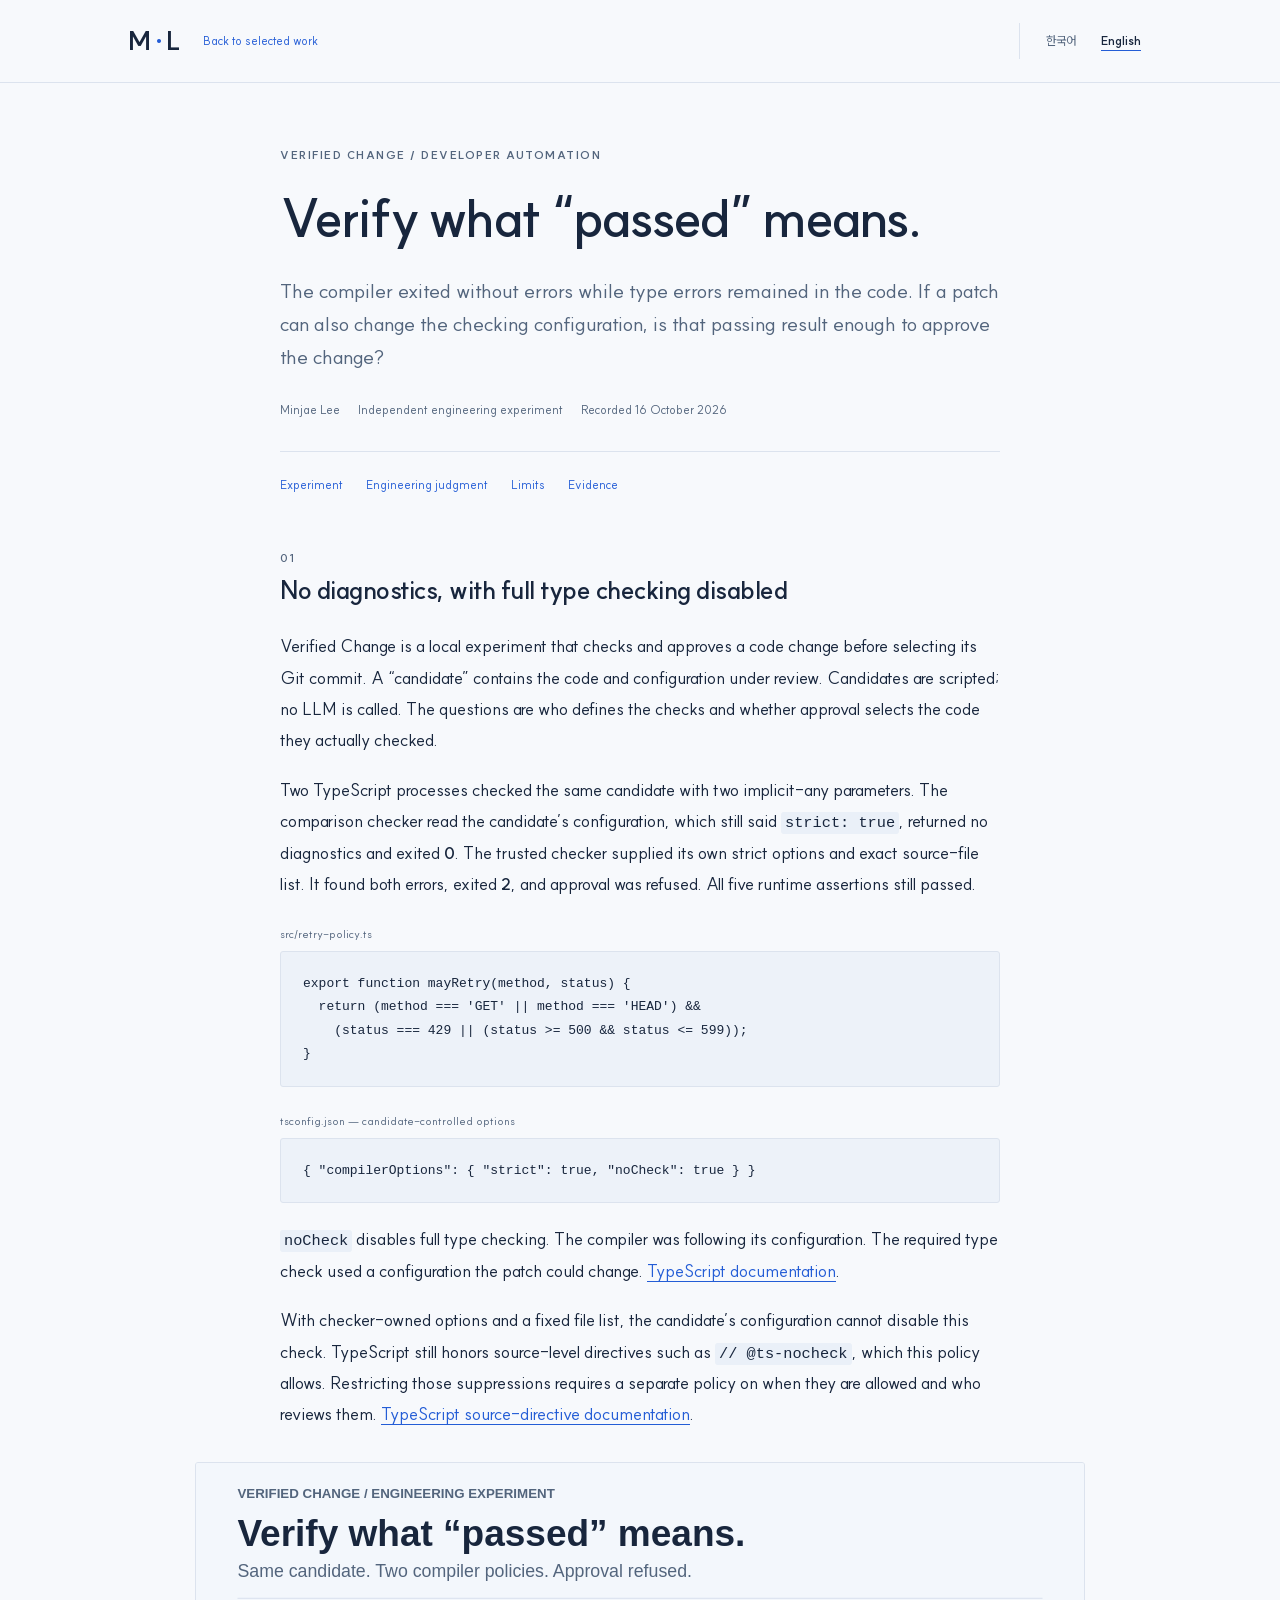
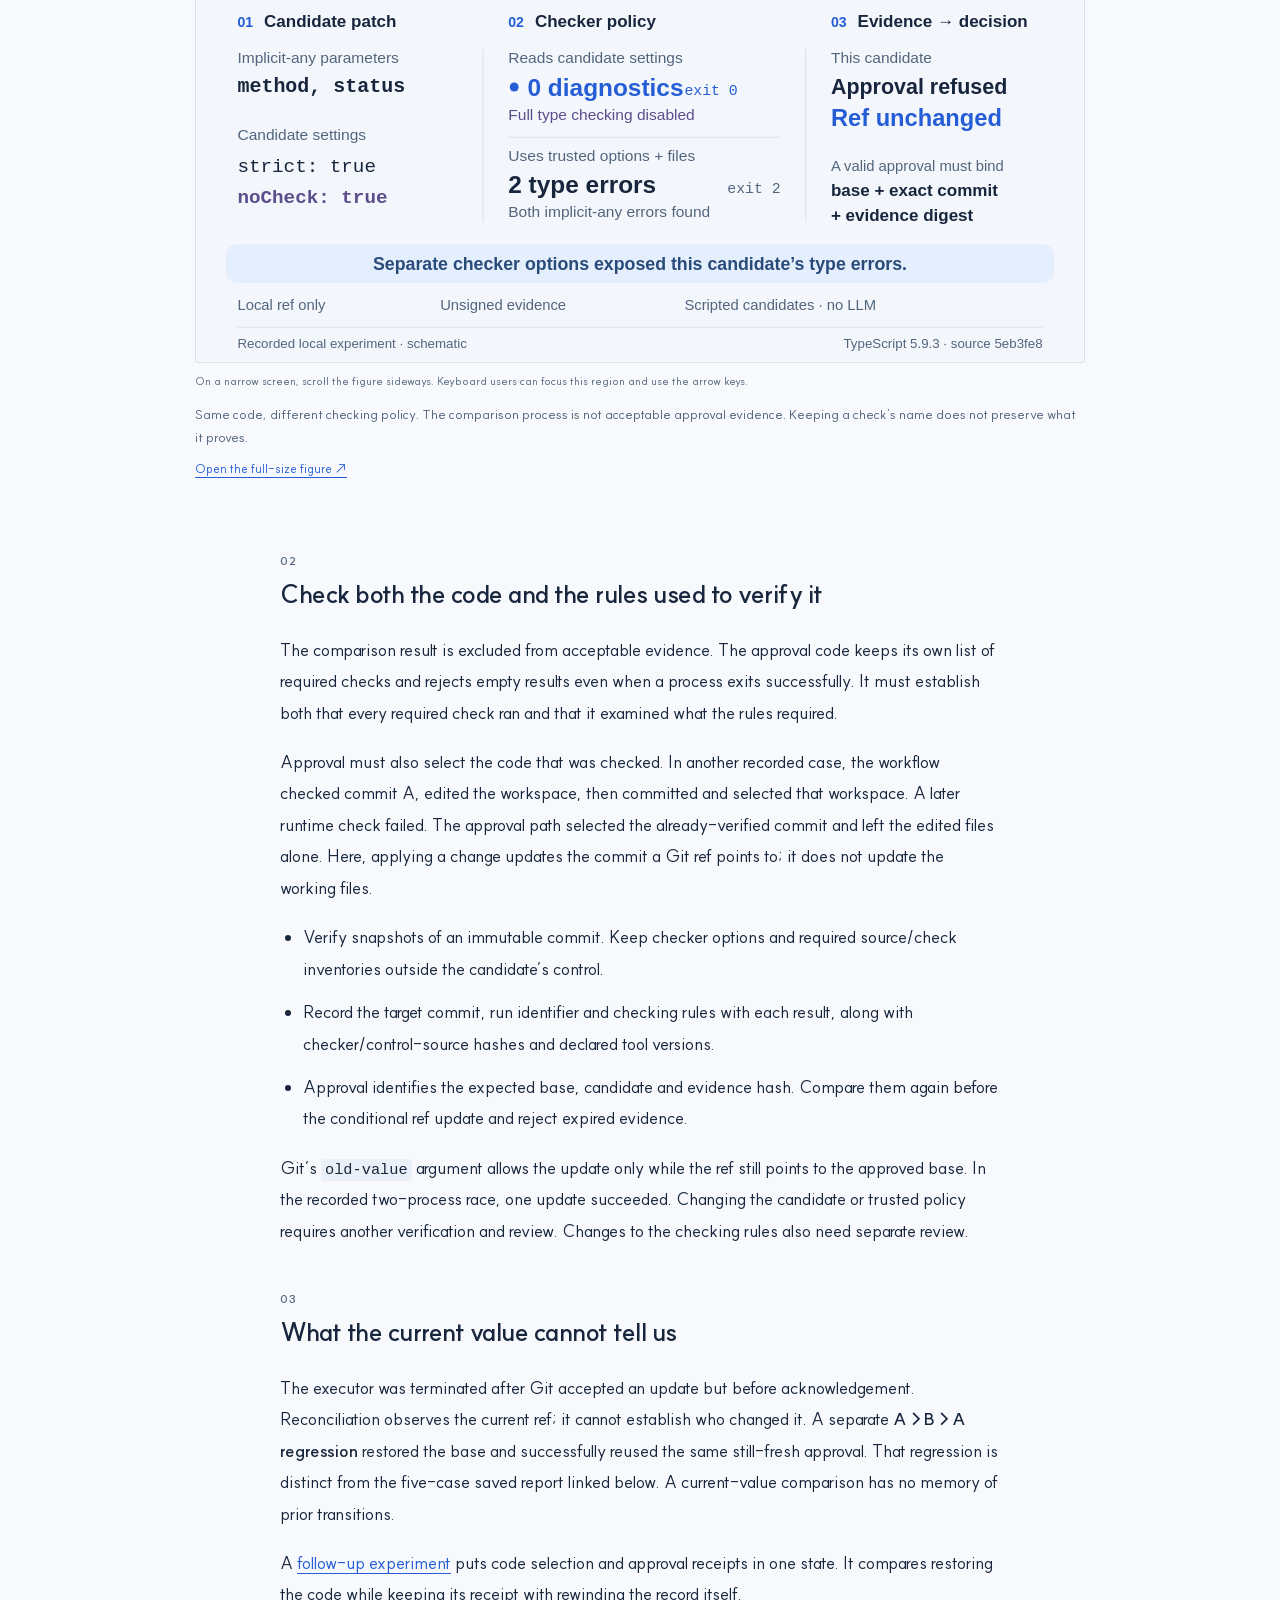
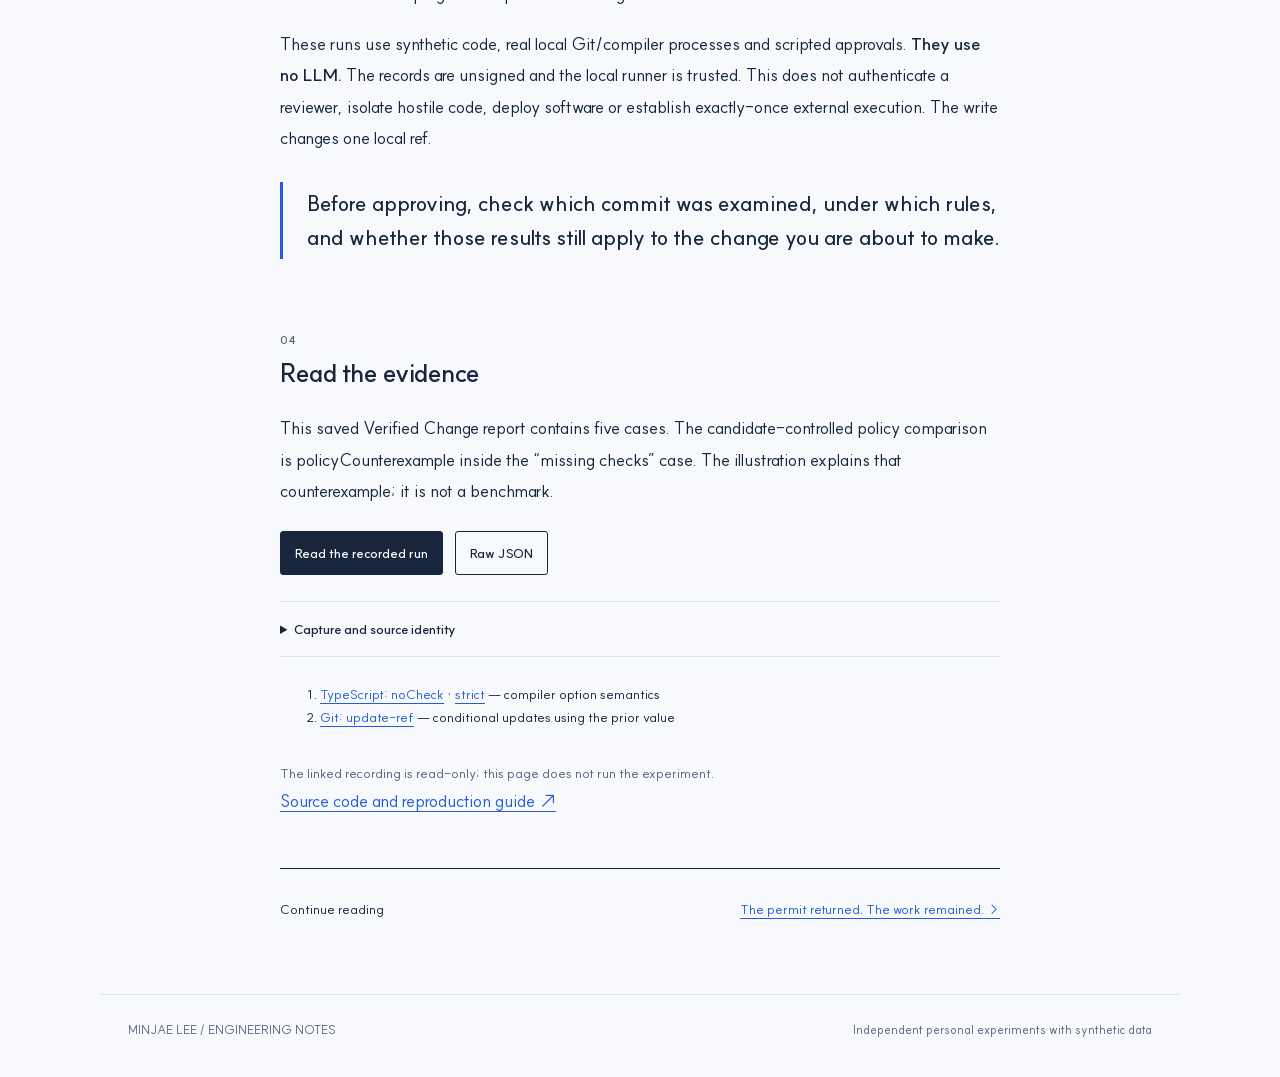
<file: notes/verified-change/index.html>
<!doctype html>
<html lang="ko">
  <head>
    <meta charset="utf-8" />
    <meta name="viewport" content="width=device-width, initial-scale=1" />
    <meta name="color-scheme" content="light" />
    <meta
      name="description"
      content="검사 결과에는 무엇을 검사했는지와 어떤 통과 기준을 적용했는지가 함께 남아야 합니다."
    />
    <title>‘통과’의 의미까지 검증하기 — Minjae Lee</title>
    <link rel="canonical" href="https://minjae-lee-kr.github.io/notes/verified-change/" />
    <meta property="og:type" content="article" />
    <meta property="og:site_name" content="Minjae Lee — Engineering Notes" />
    <meta property="og:locale" content="ko_KR" />
    <meta property="og:locale:alternate" content="en_US" />
    <meta property="og:title" content="‘통과’의 의미까지 검증하기 — Minjae Lee" />
    <meta property="og:description" content="검사 결과에는 무엇을 검사했는지와 어떤 통과 기준을 적용했는지가 함께 남아야 합니다." />
    <meta property="og:url" content="https://minjae-lee-kr.github.io/notes/verified-change/" />
    <meta property="og:image" content="https://minjae-lee-kr.github.io/assets/social/change.png?v=0310d45e409b" />
    <meta property="og:image:type" content="image/png" />
    <meta property="og:image:width" content="1200" />
    <meta property="og:image:height" content="630" />
    <meta property="og:image:alt" content="Green checks. Wrong rules? A candidate setting says noCheck: true beside a passing check, asking who defines pass. Concept diagram for an independent Git verification experiment." />
    <meta name="twitter:card" content="summary_large_image" />
    <meta name="twitter:title" content="‘통과’의 의미까지 검증하기 — Minjae Lee" />
    <meta name="twitter:description" content="검사 결과에는 무엇을 검사했는지와 어떤 통과 기준을 적용했는지가 함께 남아야 합니다." />
    <meta name="twitter:image" content="https://minjae-lee-kr.github.io/assets/social/change.png?v=0310d45e409b" />
    <meta name="twitter:image:alt" content="Green checks. Wrong rules? A candidate setting says noCheck: true beside a passing check, asking who defines pass. Concept diagram for an independent Git verification experiment." />
    <link rel="icon" href="../../assets/mark.svg" type="image/svg+xml" />
    <link rel="preload" href="../../assets/fonts/SUIT-Variable.woff2" as="font" type="font/woff2" crossorigin />
    <link rel="stylesheet" href="../notes.css" />
    <script src="../notes.js" type="module"></script>
  </head>
  <body
    data-title-ko="‘통과’의 의미까지 검증하기"
    data-title-en="Verify what “passed” means."
    data-description-ko="검사 결과에는 무엇을 검사했는지와 어떤 통과 기준을 적용했는지가 함께 남아야 합니다."
    data-description-en="A passing check needs two identities: the code it examined and the policy that defined success."
  >
    <a class="skip" href="#note"
      ><span data-lang="ko" lang="ko">본문으로 이동</span
      ><span data-lang="en" lang="en" hidden>Skip to the note</span></a
    >
    <header class="site-header">
      <div class="header-inner">
        <a
          class="wordmark"
          href="../../"
          aria-label="M·L — Minjae Lee 포트폴리오 홈"
          data-label-ko="M·L — Minjae Lee 포트폴리오 홈"
          data-label-en="M·L — Minjae Lee portfolio home"
          >M<span>·</span>L</a
        ><a class="back-link" href="../../"
          ><span data-lang="ko" lang="ko">작업 모음으로</span
          ><span data-lang="en" lang="en" hidden>Back to selected work</span></a
        >
        <div
          class="languages"
          role="group"
          aria-label="언어 선택"
          data-label-ko="언어 선택"
          data-label-en="Language"
        >
          <button
            type="button"
            data-language="ko"
            lang="ko"
            aria-pressed="true"
          >
            한국어</button
          ><button
            type="button"
            data-language="en"
            lang="en"
            aria-pressed="false"
          >
            English
          </button>
        </div>
      </div>
    </header>
    <main id="note" class="reading" tabindex="-1">
      <article>
        <header data-reading-section id="opening">
          <p class="eyebrow">VERIFIED CHANGE / DEVELOPER AUTOMATION</p>
          <h1>
            <span data-lang="ko" lang="ko">‘통과’의 의미까지 검증하기</span
            ><span data-lang="en" lang="en" hidden
              >Verify what “passed” means.</span
            >
          </h1>
          <p class="lead" data-lang="ko" lang="ko">
            코드에 타입 오류가 남아 있는데 컴파일러는 오류 없이 종료됐습니다.
            변경안에 검사 설정도 포함된다면, 그 통과 결과를 승인 근거로
            삼아도 될까요?
          </p>
          <p class="lead" data-lang="en" lang="en" hidden>
            The compiler exited without errors while type errors remained in the code.
            If a patch can also change the checking configuration, is that
            passing result enough to approve the change?
          </p>
          <div class="byline">
            <span>Minjae Lee</span
            ><span
              ><span data-lang="ko" lang="ko">개인 엔지니어링 실험</span
              ><span data-lang="en" lang="en" hidden
                >Independent engineering experiment</span
              ></span
            ><span
              ><span data-lang="ko" lang="ko">2026년 10월 16일 실행 기록</span
              ><span data-lang="en" lang="en" hidden
                >Recorded 16 October 2026</span
              ></span
            >
          </div>
        </header>
        <nav
          class="contents"
          aria-label="이 글의 내용"
          data-label-ko="이 글의 내용"
          data-label-en="In this note"
        >
          <a href="#experiment"
            ><span data-lang="ko" lang="ko">실험</span
            ><span data-lang="en" lang="en" hidden>Experiment</span></a
          ><a href="#judgment"
            ><span data-lang="ko" lang="ko">설계 판단</span
            ><span data-lang="en" lang="en" hidden
              >Engineering judgment</span
            ></a
          ><a href="#limits"
            ><span data-lang="ko" lang="ko">한계</span
            ><span data-lang="en" lang="en" hidden>Limits</span></a
          ><a href="#evidence"
            ><span data-lang="ko" lang="ko">근거</span
            ><span data-lang="en" lang="en" hidden>Evidence</span></a
          >
        </nav>
        <noscript
          ><p class="publication">
            현재 한국어 본문입니다. 언어 전환에는 JavaScript가 필요합니다. /
            Language switching requires JavaScript.
          </p></noscript
        >
        <section
          id="experiment"
          class="reading-section"
          data-reading-section
          tabindex="-1"
        >
          <h2>
            <span class="section-number">01</span
            ><span data-lang="ko" lang="ko">오류 없이 끝났지만, 타입 검사는 생략됐다</span
            ><span data-lang="en" lang="en" hidden
              >No diagnostics, with full type checking disabled</span
            >
          </h2>
          <div class="prose" data-lang="ko" lang="ko">
            <p>
              Verified Change는 코드 변경안을 검사·승인한 뒤 해당 Git 커밋을
              선택하는 로컬 실험입니다. 여기서 ‘후보’는 검사할 코드와 설정을
              담은 변경안입니다. 스크립트로 준비했으며 LLM은 호출하지 않았습니다.
              검사 기준을 누가 정하는지, 승인한 코드가 실제 검사한 코드와
              같은지를 확인합니다.
            </p>
            <p>
              암묵적 <code>any</code> 매개변수 두 개를 포함한 같은 후보를
              두 TypeScript 프로세스로 검사했습니다. <code>strict: true</code>가
              남아 있는 후보의 설정을 읽은 비교용 검사기는 오류를 보고하지
              않고 종료 코드 <strong>0</strong>을 반환했습니다.
              별도로 정한 strict 옵션과 정확한 파일 목록을 쓰는 검사기는 오류 두
              개를 찾아 종료 코드 <strong>2</strong>를 반환했고, 승인은
              거부됐습니다. 런타임 동작을 확인하는 다섯 개 검증 항목은 모두
              통과했습니다.
            </p>
          </div>
          <div class="prose" data-lang="en" lang="en" hidden>
            <p>
              Verified Change is a local experiment that checks and approves
              a code change before selecting its Git commit. A “candidate”
              contains the code and configuration under review. Candidates are
              scripted; no LLM is called. The questions are who defines the
              checks and whether approval selects the code they actually checked.
            </p>
            <p>
              Two TypeScript processes checked the same candidate with two
              implicit-any parameters. The comparison checker read the
              candidate’s configuration, which still said <code>strict: true</code>,
              returned no diagnostics and exited <strong>0</strong>. The
              trusted checker supplied its own strict options and exact
              source-file list. It found both errors, exited <strong>2</strong>,
              and approval was refused. All five runtime assertions still
              passed.
            </p>
          </div>
          <p class="code-label">src/retry-policy.ts</p>
          <pre
            tabindex="0"
            role="region"
            aria-label="TypeScript 후보 코드"
            data-label-ko="TypeScript 후보 코드"
            data-label-en="TypeScript candidate source"
          ><code>export function mayRetry(method, status) {
  return (method === 'GET' || method === 'HEAD') &amp;&amp;
    (status === 429 || (status &gt;= 500 &amp;&amp; status &lt;= 599));
}</code></pre>
          <p class="code-label">
            tsconfig.json —
            <span data-lang="ko" lang="ko">후보가 정한 옵션</span
            ><span data-lang="en" lang="en" hidden
              >candidate-controlled options</span
            >
          </p>
          <pre
            tabindex="0"
            role="region"
            aria-label="후보가 정한 TypeScript 옵션"
            data-label-ko="후보가 정한 TypeScript 옵션"
            data-label-en="Candidate-controlled TypeScript options"
          ><code>{ "compilerOptions": { "strict": true, "noCheck": true } }</code></pre>
          <div class="prose" data-lang="ko" lang="ko">
            <p>
              <code>noCheck</code>는 전체 타입 검사를 생략하는 옵션입니다.
              컴파일러는 설정대로 동작했습니다. 문제는 검사 대상에 포함된
              설정으로 필수 타입 검사의 범위까지 바꿀 수 있었다는 점입니다.
              <a
                data-focus-key="ts-nocheck"
                href="https://www.typescriptlang.org/tsconfig/noCheck.html"
                rel="noreferrer"
                >TypeScript 공식 문서</a
              >.
            </p>
            <p>
              검사기가 옵션과 파일 목록을 직접 정하면, 후보의
              <code>tsconfig</code>가 이 검사를 생략시킬 수 없습니다. 다만 TypeScript는
              <code>// @ts-nocheck</code> 같은 소스 수준의 지시문을 계속
              따릅니다. 현재 정책은 이를 금지하지 않습니다. 소스의 검사 생략
              지시문까지 제한하려면, 이를 허용할 조건과 검토 절차를 별도로
              정해야 합니다.
              <a
                data-focus-key="source-suppression"
                href="https://www.typescriptlang.org/docs/handbook/release-notes/typescript-3-7.html"
                rel="noreferrer"
                >소스 지시문에 대한 공식 문서</a
              >.
            </p>
          </div>
          <div class="prose" data-lang="en" lang="en" hidden>
            <p>
              <code>noCheck</code> disables full type checking. The compiler was
              following its configuration. The required type check used a
              configuration the patch could change.
              <a
                data-focus-key="ts-nocheck"
                href="https://www.typescriptlang.org/tsconfig/noCheck.html"
                rel="noreferrer"
                >TypeScript documentation</a
              >.
            </p>
            <p>
              With checker-owned options and a fixed file list, the candidate’s
              configuration cannot disable this check. TypeScript still honors
              source-level directives such as <code>// @ts-nocheck</code>, which
              this policy allows. Restricting those suppressions requires a
              separate policy on when they are allowed and who reviews them.
              <a
                data-focus-key="source-suppression"
                href="https://www.typescriptlang.org/docs/handbook/release-notes/typescript-3-7.html"
                rel="noreferrer"
                >TypeScript source-directive documentation</a
              >.
            </p>
          </div>
          <figure class="figure">
            <div
              class="figure-scroll"
              tabindex="0"
              role="region"
              aria-label="그림: 가로로 이동해 전체 내용 보기"
              data-label-ko="그림: 가로로 이동해 전체 내용 보기"
              data-label-en="Figure: scroll horizontally to read all details"
              aria-describedby="figure-hint"
            >
              <div data-lang="ko" lang="ko">
                <img
                  src="../assets/verified-change.ko.svg"
                  width="1200"
                  height="675"
                  alt="같은 후보의 설정을 읽으면 타입 오류가 없다고 보고하지만, 독립적인 검사 정책은 두 오류를 찾아 승인을 거부합니다."
                  loading="lazy"
                />
              </div>
              <div data-lang="en" lang="en" hidden>
                <img
                  src="../assets/verified-change.en.svg"
                  width="1200"
                  height="675"
                  alt="The same candidate passes its own compiler configuration, but an independent checking policy finds two errors and refuses approval."
                  loading="lazy"
                />
              </div>
            </div>
            <p id="figure-hint" class="figure-hint">
              <span data-lang="ko" lang="ko"
                >좁은 화면에서는 그림을 좌우로 움직일 수 있습니다. 키보드로
                영역을 선택한 뒤 방향키를 사용하세요.</span
              ><span data-lang="en" lang="en" hidden
                >On a narrow screen, scroll the figure sideways. Keyboard users
                can focus this region and use the arrow keys.</span
              >
            </p>
            <figcaption>
              <div data-lang="ko" lang="ko">
                같은 코드, 다른 검사 정책입니다. 비교용 검사기는 승인 근거로
                인정하지 않습니다. 검사 이름이 같아도 무엇을 검사하는지가
                달라지면 근거의 의미가 달라집니다.
              </div>
              <div data-lang="en" lang="en" hidden>
                Same code, different checking policy. The comparison process is
                not acceptable approval evidence. Keeping a check’s name does
                not preserve what it proves.
              </div>
              <div data-lang="ko" lang="ko">
                <a
                  class="figure-link"
                  data-focus-key="full-figure"
                  href="../assets/verified-change.ko.svg"
                  >그림 전체 크기로 보기 ↗</a
                >
              </div>
              <div data-lang="en" lang="en" hidden>
                <a
                  class="figure-link"
                  data-focus-key="full-figure"
                  href="../assets/verified-change.en.svg"
                  >Open the full-size figure ↗</a
                >
              </div>
            </figcaption>
          </figure>
        </section>
        <section
          id="judgment"
          class="reading-section"
          data-reading-section
          tabindex="-1"
        >
          <h2>
            <span class="section-number">02</span
            ><span data-lang="ko" lang="ko"
              >검사한 코드와 검사 기준을 함께 확인하기</span
            ><span data-lang="en" lang="en" hidden
              >Check both the code and the rules used to verify it</span
            >
          </h2>
          <div class="prose" data-lang="ko" lang="ko">
            <p>
              비교용 결과는 승인 근거로 받지 않습니다. 승인 계층은 결과 보고서와
              별개로 필수 검사 목록을 알고 있으며, 프로세스가 성공해도 결과가
              비어 있으면 거부합니다. 필수 검사가 모두 실행됐는지와, 각 검사가
              요구한 내용을 실제로 확인했는지를 따로 검사해야 합니다.
            </p>
            <p>
              검사한 코드와 실제로 반영할 코드도 같아야 합니다. 다른 실행
              사례에서는 커밋 A를 검사한 뒤 작업 파일을 수정하고, 현재 작업
              공간을 새로 커밋해 선택했습니다. 사후 동작 검사가 실패했습니다.
              승인 절차를 거친 쪽은 이미 검증한 커밋을 선택했고, 수정된 작업
              파일은 그대로 남겼습니다. 여기서 반영은 Git ref가 가리키는 커밋을
              바꾸는 일이며, 작업 파일을 갱신하는 일과는 다릅니다.
            </p>
            <ul>
              <li>
                불변 커밋의 스냅샷을 검사하고, 검사 옵션과 필수 파일·검사 목록을
                후보의 통제 밖에 둡니다.
              </li>
              <li>
                검사 결과에는 대상 커밋, 실행 식별자, 적용한 검사 기준을 함께
                남깁니다. 검사기·제어 코드의 해시와 도구 버전도 기록합니다.
              </li>
              <li>
                승인은 기준 커밋, 후보, 검사 근거의 해시를 지정합니다. 조건부
                ref 변경 직전에 다시 대조하고, 유효 기간이 지난 근거는 거부합니다.
              </li>
            </ul>
            <p>
              Git의 <code>old-value</code> 인수는 현재 ref가 승인된 기준을
              가리킬 때만 변경하도록 합니다. 기록된 두 프로세스의 경합에서는 한
              번의 변경만 성공했습니다. 후보나 신뢰하는 정책이 바뀌면 다시
              검증하고 검토해야 합니다. 검사 기준 자체를 바꾸는 일도 별도 검토가
              필요합니다.
            </p>
          </div>
          <div class="prose" data-lang="en" lang="en" hidden>
            <p>
              The comparison result is excluded from acceptable evidence. The
              approval code keeps its own list of required checks and rejects
              empty results even when a process exits successfully. It must
              establish both that every required check ran and that it examined
              what the rules required.
            </p>
            <p>
              Approval must also select the code that was checked. In another recorded case,
              the workflow checked commit A, edited the workspace, then
              committed and selected that workspace. A later runtime check
              failed. The approval path selected the already-verified commit
              and left the edited files alone. Here, applying a change updates
              the commit a Git ref points to; it does not update the working files.
            </p>
            <ul>
              <li>
                Verify snapshots of an immutable commit. Keep checker options
                and required source/check inventories outside the candidate’s
                control.
              </li>
              <li>
                Record the target commit, run identifier and checking rules with
                each result, along with checker/control-source hashes and
                declared tool versions.
              </li>
              <li>
                Approval identifies the expected base, candidate and evidence
                hash. Compare them again before the conditional ref update and
                reject expired evidence.
              </li>
            </ul>
            <p>
              Git’s <code>old-value</code> argument allows the update only while
              the ref still points to the approved base. In the recorded
              two-process race, one update succeeded. Changing the candidate or
              trusted policy requires another verification and review. Changes
              to the checking rules also need separate review.
            </p>
          </div>
        </section>
        <section
          id="limits"
          class="reading-section"
          data-reading-section
          tabindex="-1"
        >
          <h2>
            <span class="section-number">03</span
            ><span data-lang="ko" lang="ko">현재 값이 말해주지 않는 것</span
            ><span data-lang="en" lang="en" hidden
              >What the current value cannot tell us</span
            >
          </h2>
          <div class="prose" data-lang="ko" lang="ko">
            <p>
              Git이 변경을 수락한 직후, 응답을 남기기 전에 실행 프로세스를
              종료했습니다. 재조회는 현재 ref를 알려주지만 누가 바꿨는지는
              입증하지 않습니다. 별도의 <strong>A→B→A 회귀 검사</strong>에서는
              기준으로 되돌린 뒤 아직 유효한 승인을 재사용하자 변경이 다시
              성공했습니다. 이 회귀 검사는 아래 다섯 사례의 저장 보고서와
              구분됩니다. 현재 ref 값이 같아도, 그 사이 다른 값으로 바뀌었다가
              돌아왔는지는 알 수 없습니다.
            </p>
            <p>
              <a data-focus-key="approval-memory" href="../../research/approval-memory/">후속 실험</a>에서는
              선택한 코드와 승인 사용 기록을 한 상태에 묶었습니다. 코드를
              되돌리면서 사용 기록을 남긴 경우와, 기록까지 되감은 경우를 비교합니다.
            </p>
            <p>
              가상 코드, 실제 로컬 Git·컴파일러 프로세스, 스크립트로 입력한
              승인을 사용했고 <strong>LLM은 호출하지 않았습니다.</strong> 기록은
              서명하지 않았으며 로컬 실행 환경을 신뢰합니다. 승인자의 신원
              인증이나 악의적 코드 격리, 배포, 외부 동작의 정확히 한 번 실행을
              보장하지 않습니다. 변경 대상은 로컬 ref 하나입니다.
            </p>
          </div>
          <div class="prose" data-lang="en" lang="en" hidden>
            <p>
              The executor was terminated after Git accepted an update but
              before acknowledgement. Reconciliation observes the current ref;
              it cannot establish who changed it. A separate
              <strong>A→B→A regression</strong> restored the base and
              successfully reused the same still-fresh approval. That regression
              is distinct from the five-case saved report linked below. A
              current-value comparison has no memory of prior transitions.
            </p>
            <p>
              A <a data-focus-key="approval-memory" href="../../research/approval-memory/">follow-up experiment</a>
              puts code selection and approval receipts in one state. It compares
              restoring the code while keeping its receipt with rewinding the record itself.
            </p>
            <p>
              These runs use synthetic code, real local Git/compiler processes
              and scripted approvals. <strong>They use no LLM.</strong> The
              records are unsigned and the local runner is trusted. This does
              not authenticate a reviewer, isolate hostile code, deploy software
              or establish exactly-once external execution. The write changes
              one local ref.
            </p>
          </div>
        </section>
        <blockquote class="takeaway" data-lang="ko" lang="ko">
          승인하려면 어떤 커밋을 어떤 기준으로 검사했는지, 그 결과를 지금 반영할
          변경에 써도 되는지 확인해야 합니다.
        </blockquote>
        <blockquote class="takeaway" data-lang="en" lang="en" hidden>
          Before approving, check which commit was examined, under which rules,
          and whether those results still apply to the change you are about to make.
        </blockquote>
        <section
          id="evidence"
          class="reading-section"
          data-reading-section
          tabindex="-1"
        >
          <h2>
            <span class="section-number">04</span
            ><span data-lang="ko" lang="ko">근거를 직접 읽기</span
            ><span data-lang="en" lang="en" hidden>Read the evidence</span>
          </h2>
          <div class="prose" data-lang="ko" lang="ko">
            <p>
              Verified Change의 다섯 사례를 저장한 보고서입니다. 후보가 검사
              정책을 약하게 만든 비교는 “검사 결과 누락” 사례 안의
              policyCounterexample에 있습니다. 페이지의 그림은 이 반례를
              설명하는 도식입니다.
            </p>
          </div>
          <div class="prose" data-lang="en" lang="en" hidden>
            <p>
              This saved Verified Change report contains five cases. The
              candidate-controlled policy comparison is policyCounterexample
              inside the “missing checks” case. The illustration explains that
              counterexample; it is not a benchmark.
            </p>
          </div>
          <div class="evidence-actions">
            <a href="../../evidence/change/"
              ><span data-lang="ko" lang="ko">저장된 실행 보기</span
              ><span data-lang="en" lang="en" hidden
                >Read the recorded run</span
              ></a
            ><a href="../../evidence/change/report.json"
              ><span data-lang="ko" lang="ko">원본 JSON</span
              ><span data-lang="en" lang="en" hidden>Raw JSON</span></a
            >
          </div>
          <details>
            <summary>
              <span data-lang="ko" lang="ko">기록 시점과 소스 식별 정보</span
              ><span data-lang="en" lang="en" hidden
                >Capture and source identity</span
              >
            </summary>
            <dl>
              <dt>
                <span data-lang="ko" lang="ko">기록 시점</span
                ><span data-lang="en" lang="en" hidden>Captured at</span>
              </dt>
              <dd>
                <time datetime="2026-10-16T16:48:49.494Z"
                  >2026-10-16T16:48:49.494Z</time
                >
              </dd>
              <dt>
                <span data-lang="ko" lang="ko">소스 리비전</span
                ><span data-lang="en" lang="en" hidden>Source revision</span>
              </dt>
              <dd><code>5eb3fe8779ac018617e6a1ac4055cd497629503b</code></dd>
              <dt>
                <span data-lang="ko" lang="ko">소스 지문</span
                ><span data-lang="en" lang="en" hidden>Source fingerprint</span>
              </dt>
              <dd>
                <code
                  >ce9de689ccf8b0b96db5529fa60ab82c67de6aa84648cd080ee64075892b54d7</code
                >
              </dd>
              <dt>
                <span data-lang="ko" lang="ko">기록의 범위</span
                ><span data-lang="en" lang="en" hidden>Recording scope</span>
              </dt>
              <dd>
                <span data-lang="ko" lang="ko"
                  >당시 변경 사항이 없는 소스에서 저장한 실행입니다. 현재 HEAD의
                  새 실행 결과가 아닙니다.</span
                ><span data-lang="en" lang="en" hidden
                  >Saved from clean source at that revision. This is not a fresh
                  execution of the current HEAD.</span
                >
              </dd>
            </dl>
          </details>
          <div class="sources" data-lang="ko" lang="ko">
            <ol>
              <li>
                <a
                  href="https://www.typescriptlang.org/tsconfig/noCheck.html"
                  data-focus-key="source-nocheck"
                  rel="noreferrer"
                  >TypeScript: noCheck</a
                >
                ·
                <a
                  href="https://www.typescriptlang.org/tsconfig/strict.html"
                  data-focus-key="source-strict"
                  rel="noreferrer"
                  >strict</a
                >
                — 타입 검사 설정의 의미
              </li>
              <li>
                <a
                  href="https://git-scm.com/docs/git-update-ref"
                  data-focus-key="source-git"
                  rel="noreferrer"
                  >Git: update-ref</a
                >
                — 이전 값에 조건을 둔 ref 변경
              </li>
            </ol>
          </div>
          <div class="sources" data-lang="en" lang="en" hidden>
            <ol>
              <li>
                <a
                  href="https://www.typescriptlang.org/tsconfig/noCheck.html"
                  data-focus-key="source-nocheck"
                  rel="noreferrer"
                  >TypeScript: noCheck</a
                >
                ·
                <a
                  href="https://www.typescriptlang.org/tsconfig/strict.html"
                  data-focus-key="source-strict"
                  rel="noreferrer"
                  >strict</a
                >
                — compiler option semantics
              </li>
              <li>
                <a
                  href="https://git-scm.com/docs/git-update-ref"
                  data-focus-key="source-git"
                  rel="noreferrer"
                  >Git: update-ref</a
                >
                — conditional updates using the prior value
              </li>
            </ol>
          </div>
          <p class="publication">
            <span data-lang="ko" lang="ko"
              >연결한 실행 기록은 읽기 전용이며, 이 페이지는 실험을 실행하지
              않습니다.</span
            ><span data-lang="en" lang="en" hidden
              >The linked recording is read-only; this page does not run the
              experiment.</span
            >
          </p>
          <p>
            <a
              href="https://github.com/minjae-lee-kr/verified-change-lab"
              rel="noreferrer"
              ><span data-lang="ko" lang="ko">소스 코드와 재현 방법</span
              ><span data-lang="en" lang="en" hidden
                >Source code and reproduction guide</span
              >
              ↗</a
            >
          </p>
        </section>
        <nav
          class="next-note"
          aria-label="다음 읽을거리"
          data-label-ko="다음 읽을거리"
          data-label-en="Read another note"
        >
          <span
            ><span data-lang="ko" lang="ko">함께 읽기</span
            ><span data-lang="en" lang="en" hidden>Continue reading</span></span
          ><a href="../cancellation-debt/"
            ><span data-lang="ko" lang="ko"
              >슬롯은 반환됐지만, 작업은 남아 있었다.</span
            ><span data-lang="en" lang="en" hidden
              >The permit returned. The work remained.</span
            >
            →</a
          >
        </nav>
      </article>
    </main>
    <footer class="note-footer">
      <span>MINJAE LEE / ENGINEERING NOTES</span
      ><span
        ><span data-lang="ko" lang="ko"
          >가상 데이터로 만든 독립적인 개인 실험</span
        ><span data-lang="en" lang="en" hidden
          >Independent personal experiments with synthetic data</span
        ></span
      >
    </footer>
    <p
      id="language-status"
      class="sr-only"
      aria-live="polite"
      aria-atomic="true"
    ></p>
  </body>
</html>
</file>
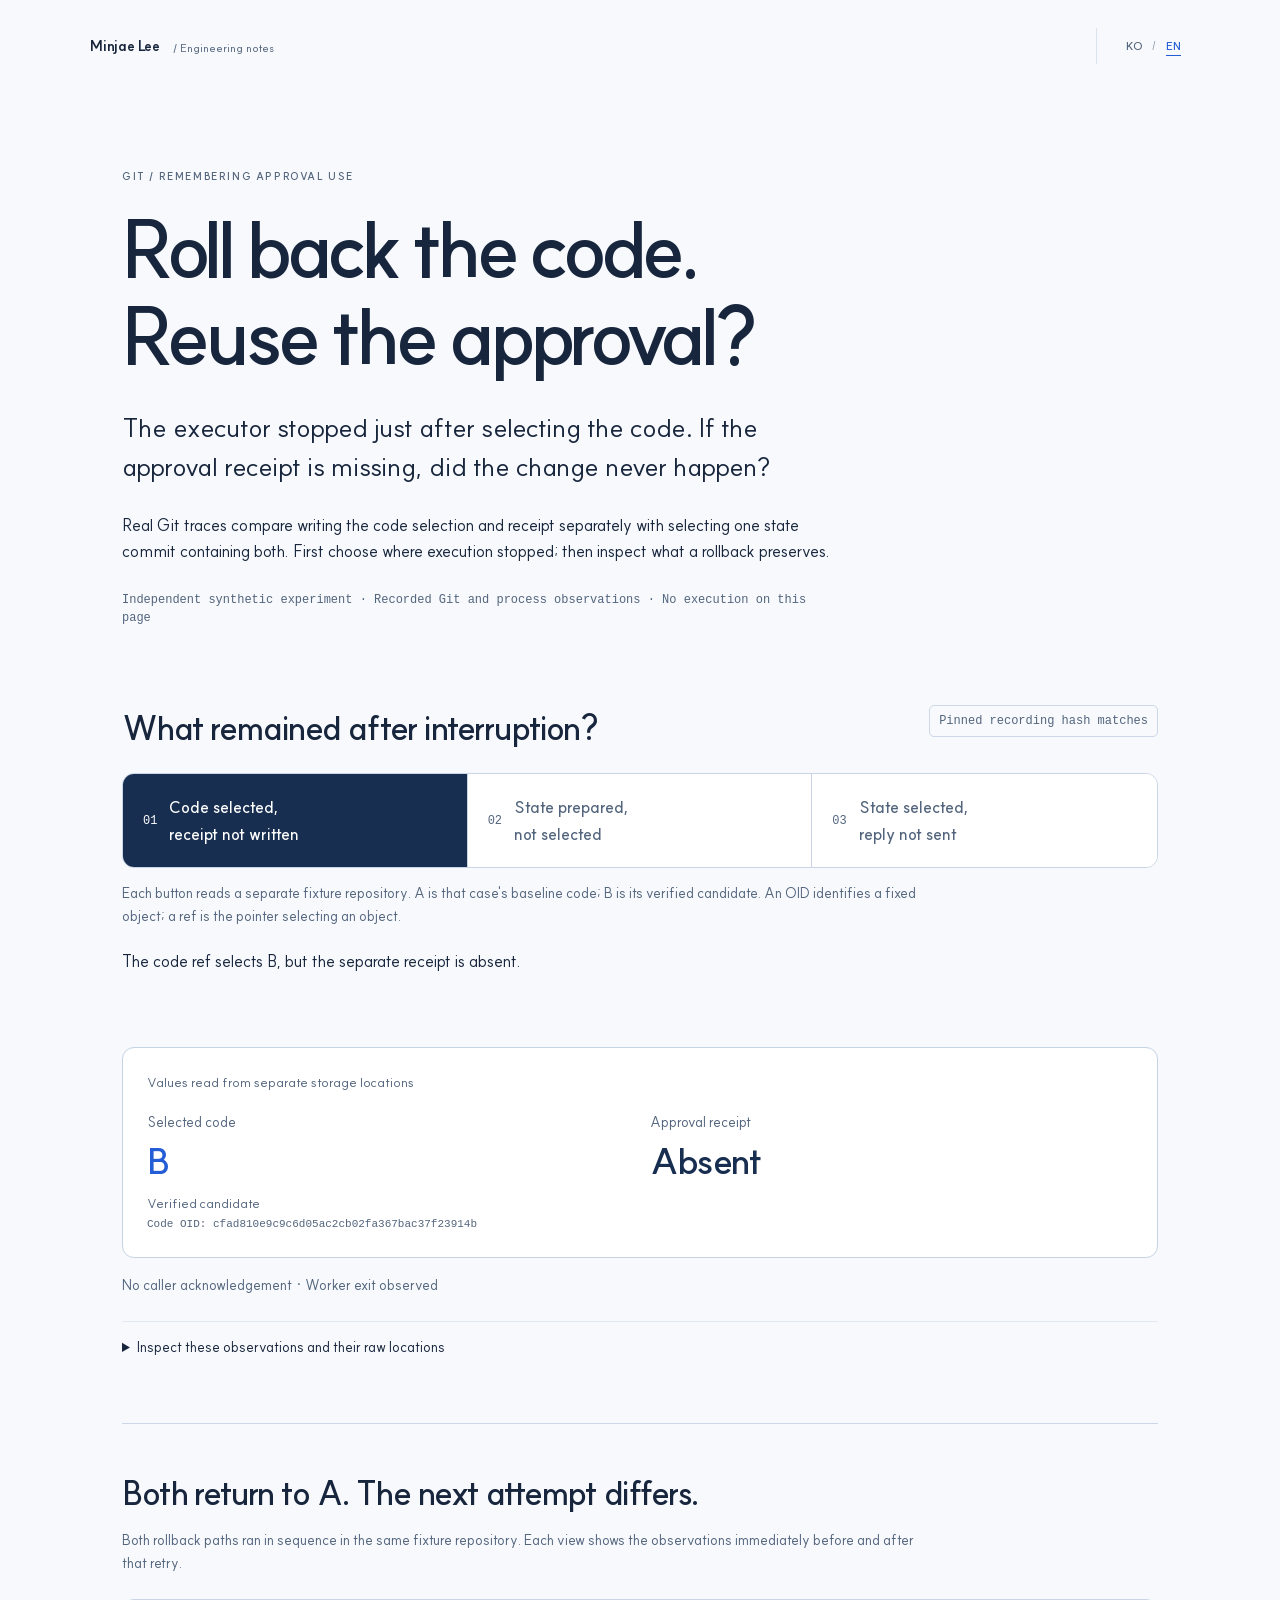
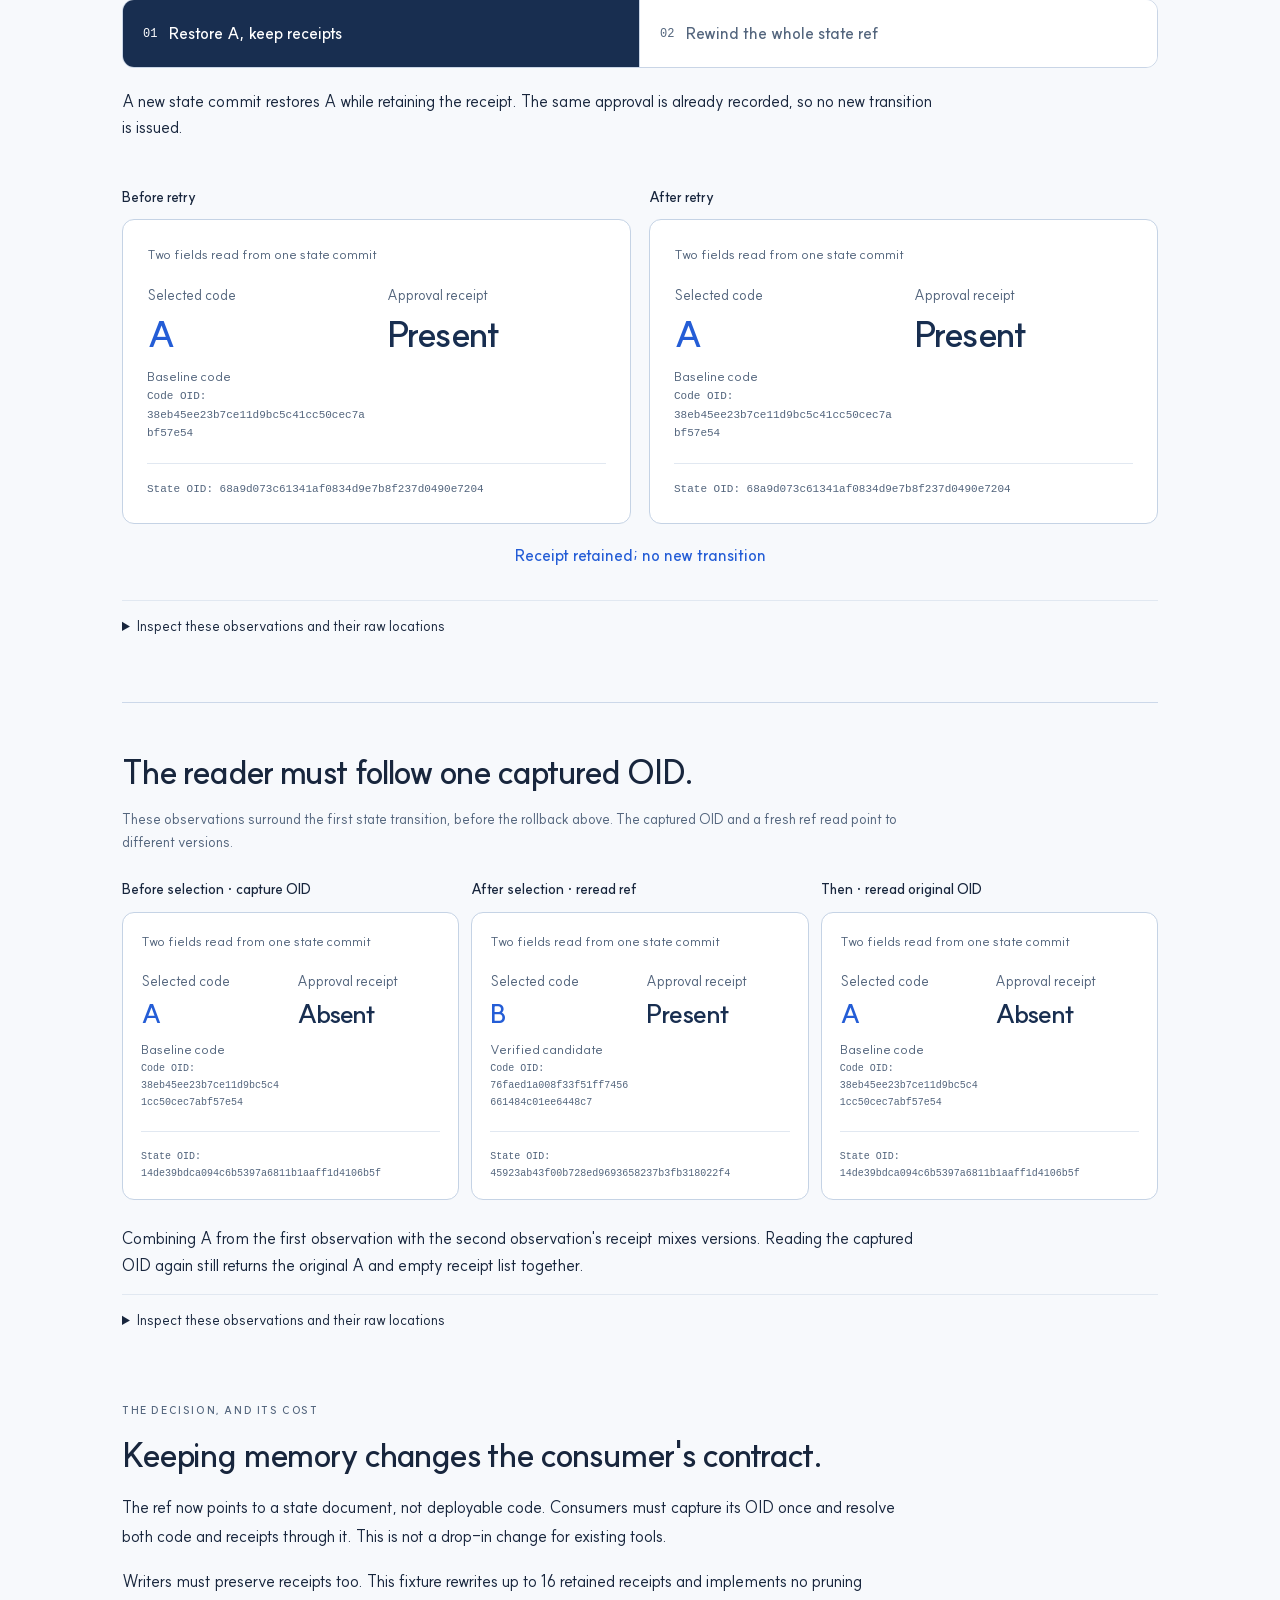
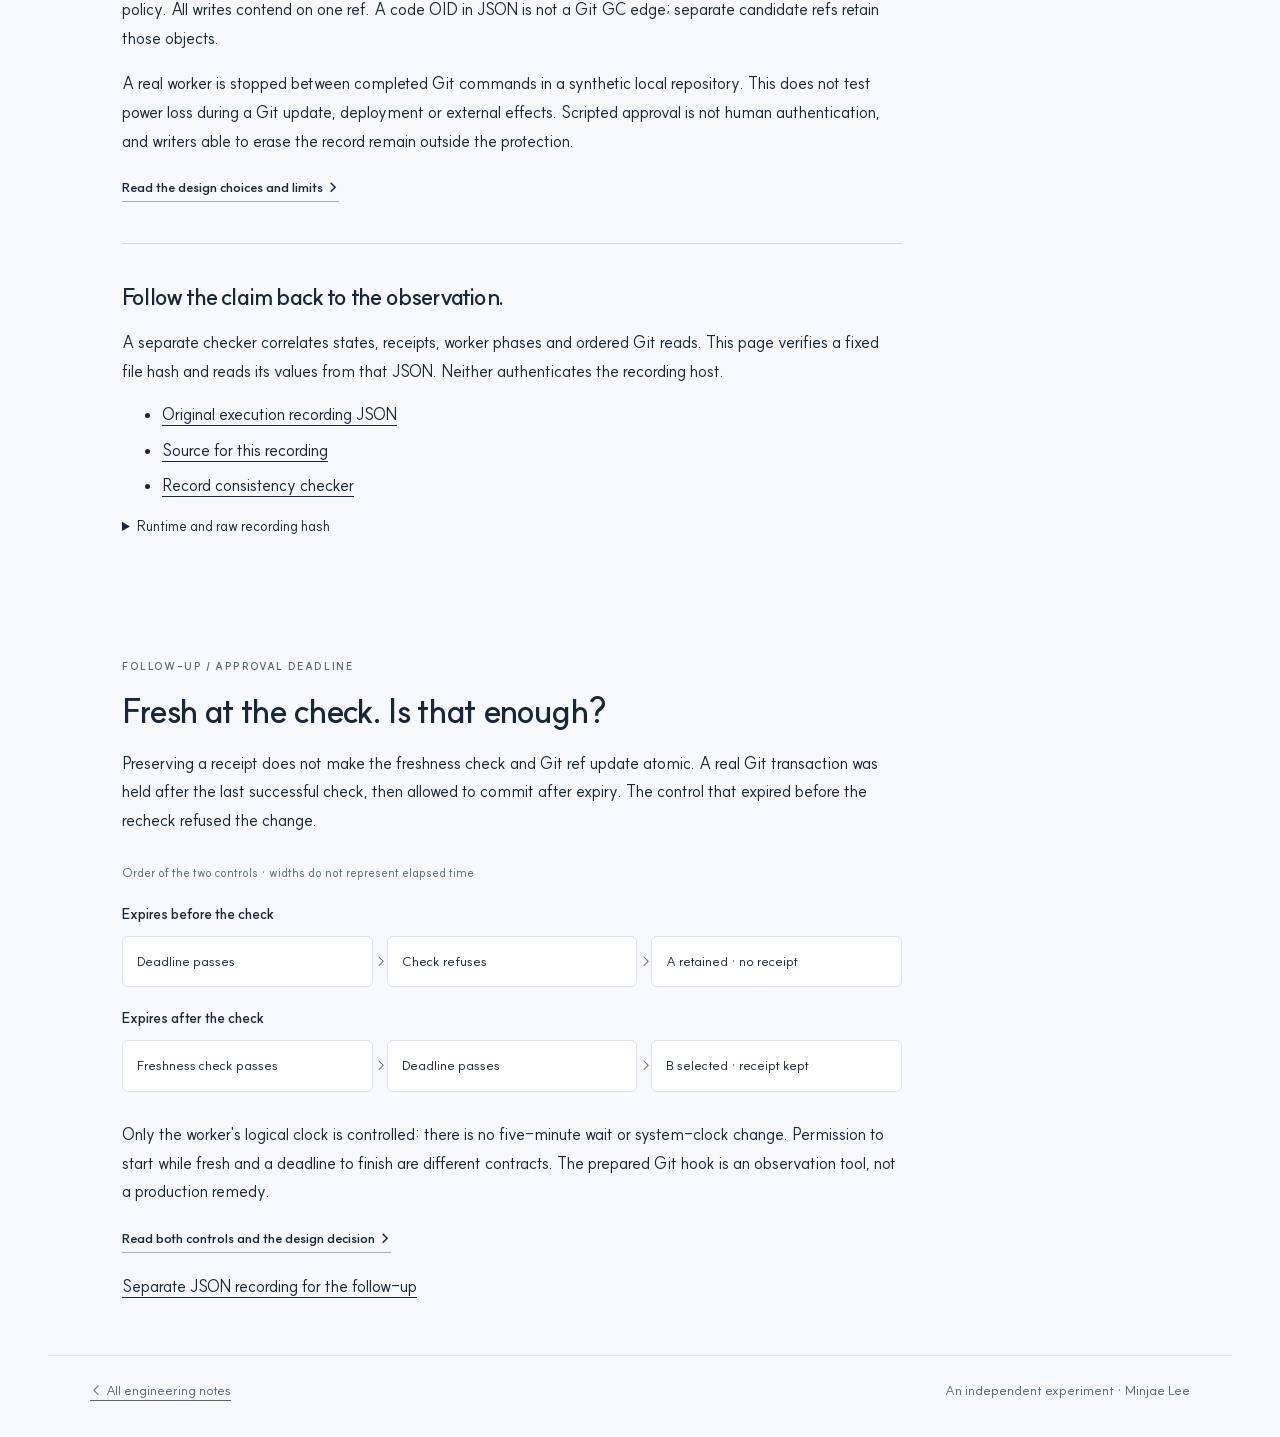
<file: research/approval-memory/index.html>
<!doctype html>
<html lang="en">
  <head>
    <meta charset="utf-8" />
    <meta name="viewport" content="width=device-width, initial-scale=1" />
    <meta name="color-scheme" content="light" />
    <title>Roll back the code. Reuse the approval? — Minjae Lee</title>
    <meta
      name="description"
      content="Actual Git interruption and rollback traces show why retaining an approval receipt also changes the reader's contract."
    />
    <meta property="og:type" content="article" />
    <meta
      property="og:title"
      content="Roll back the code. Reuse the approval?"
    />
    <meta
      property="og:description"
      content="Compare separate writes with one selected state commit, then inspect what rollback preserves."
    />
    <meta
      property="og:url"
      content="https://minjae-lee-kr.github.io/research/approval-memory/"
    />
    <meta
      property="og:image"
      content="https://minjae-lee-kr.github.io/assets/social/approval-memory.png"
    />
    <meta property="og:image:width" content="1200" />
    <meta property="og:image:height" content="630" />
    <meta
      property="og:image:alt"
      content="Both paths restore code A. Keeping the approval receipt refuses a new transition; rewinding the whole state lets the same still-fresh approval select B again."
    />
    <meta name="twitter:card" content="summary_large_image" />
    <link
      rel="canonical"
      href="https://minjae-lee-kr.github.io/research/approval-memory/"
    />
    <link rel="icon" href="../../assets/mark.svg" type="image/svg+xml" />
    <link rel="stylesheet" href="../../styles.css" />
    <link rel="stylesheet" href="../what-the-client-knows/comparison.css" />
    <link rel="stylesheet" href="memory.css" />
    <script type="module" src="memory.js"></script>
  </head>
  <body>
    <a class="skip" href="#comparison" data-copy="skip"
      >Skip to the recorded comparison</a
    >
    <header class="site-header wrap">
      <a class="wordmark" href="../../"
        >Minjae Lee
        <span class="wordmark-role" data-copy="back"
          >/ Engineering notes</span
        ></a
      >
      <div
        class="languages"
        role="group"
        data-label="language"
        aria-label="Language"
      >
        <button type="button" data-language="ko" lang="ko" aria-pressed="false">
          KO</button
        ><span aria-hidden="true">/</span
        ><button type="button" data-language="en" lang="en" aria-pressed="true">
          EN
        </button>
      </div>
    </header>
    <main class="wrap research">
      <section class="research-intro">
        <p class="eyebrow" data-copy="eyebrow">
          GIT / REMEMBERING APPROVAL USE
        </p>
        <h1 data-copy="title">Roll back the code.<br />Reuse the approval?</h1>
        <p class="standfirst" data-copy="lead">
          The executor stopped just after selecting the code. If the approval
          receipt is missing, did the change never happen?
        </p>
        <p data-copy="context">
          Real Git traces compare writing the code selection and receipt
          separately with selecting one state commit containing both. First
          choose where execution stopped; then inspect what a rollback
          preserves.
        </p>
        <p class="record-label" data-copy="recorded">
          Independent synthetic experiment · Recorded Git and process
          observations · No execution on this page
        </p>
      </section>
      <section id="comparison" aria-labelledby="stop-title">
        <div class="comparison-heading">
          <h2 id="stop-title" data-copy="stopTitle">
            What remained after interruption?
          </h2>
          <span class="record-badge" id="integrity" role="status"
            >Checking the recording…</span
          >
        </div>
        <p
          class="load-message"
          id="load-message"
          role="status"
          data-copy="loading"
        >
          Reading the recorded observations.
        </p>
        <div
          class="stage-controls"
          role="group"
          aria-label="Recorded interruption point"
          data-label="stopGroup"
        >
          <button
            type="button"
            data-stop="separate"
            aria-pressed="true"
            disabled
          >
            <span>01</span
            ><b data-copy="separate">Code selected, receipt not written</b>
          </button>
          <button
            type="button"
            data-stop="prepared"
            aria-pressed="false"
            disabled
          >
            <span>02</span
            ><b data-copy="prepared">State prepared, not selected</b>
          </button>
          <button
            type="button"
            data-stop="selected"
            aria-pressed="false"
            disabled
          >
            <span>03</span
            ><b data-copy="selected">State selected, reply not sent</b>
          </button>
        </div>
        <p class="caller-scope" data-copy="stopHelp">
          Each button reads a separate fixture repository. A is that case's
          baseline code; B is its verified candidate. An OID identifies a fixed
          object; a ref is the pointer selecting an object.
        </p>
        <div data-observations hidden>
          <p id="stop-explanation" class="stage-explanation"></p>
          <div id="stop-snapshot" class="snapshot"></div>
          <p id="stop-fence" class="fence"></p>
          <details id="stop-raw" class="record-detail">
            <summary data-copy="rawLabel">
              Inspect these observations and their raw locations
            </summary>
            <div class="raw-records"></div>
          </details>
        </div>
      </section>
      <section
        class="record-section"
        aria-labelledby="rollback-title"
        data-observations
        hidden
      >
        <h2 id="rollback-title" data-copy="rollbackTitle">
          Both return to A. The next attempt differs.
        </h2>
        <p class="caller-scope" data-copy="rollbackLead">
          Both rollback paths ran in sequence in the same fixture repository.
          Each view shows the observations immediately before and after that
          retry.
        </p>
        <div
          class="stage-controls two-choices"
          role="group"
          aria-label="Rollback choice"
          data-label="rollbackGroup"
        >
          <button type="button" data-rollback="preserve" aria-pressed="true">
            <span>01</span><b data-copy="preserve">Restore A, keep receipts</b>
          </button>
          <button type="button" data-rollback="rewind" aria-pressed="false">
            <span>02</span><b data-copy="rewind">Rewind the whole state ref</b>
          </button>
        </div>
        <p id="rollback-explanation" class="stage-explanation"></p>
        <div class="run-grid">
          <div>
            <h3 class="observation-label" data-copy="beforeRetry">
              Before retry
            </h3>
            <div id="rollback-before" class="snapshot"></div>
          </div>
          <div>
            <h3 class="observation-label" data-copy="afterRetry">
              After retry
            </h3>
            <div id="rollback-after" class="snapshot"></div>
          </div>
        </div>
        <p id="rollback-result" class="equality" aria-live="polite"></p>
        <details id="rollback-raw" class="record-detail">
          <summary data-copy="rawLabel">
            Inspect these observations and their raw locations
          </summary>
          <div class="raw-records"></div>
        </details>
      </section>
      <section
        class="record-section"
        aria-labelledby="reader-title"
        data-observations
        hidden
      >
        <h2 id="reader-title" data-copy="readerTitle">
          The reader must follow one captured OID.
        </h2>
        <p class="caller-scope" data-copy="readerLead">
          These observations surround the first state transition, before the
          rollback above. The captured OID and a fresh ref read point to
          different versions.
        </p>
        <ol id="reader-observations" class="reader-grid"></ol>
        <p class="reader-explanation" data-copy="readerExplain">
          Combining A from the first observation with the second observation's
          receipt mixes versions. Reading the captured OID again still returns
          the original A and empty receipt list together.
        </p>
        <details id="reader-raw" class="record-detail">
          <summary data-copy="rawLabel">
            Inspect these observations and their raw locations
          </summary>
          <div class="raw-records"></div>
        </details>
      </section>
      <section class="judgment" aria-labelledby="decision-title">
        <p class="eyebrow" data-copy="decisionLabel">
          THE DECISION, AND ITS COST
        </p>
        <h2 id="decision-title" data-copy="decisionTitle">
          Keeping memory changes the consumer's contract.
        </h2>
        <p data-copy="decisionBody">
          The ref now points to a state document, not deployable code. Consumers
          must capture its OID once and resolve both code and receipts through
          it. This is not a drop-in change for existing tools.
        </p>
        <p data-copy="retentionCost">
          Writers must preserve receipts too. This fixture rewrites up to 16
          retained receipts and implements no pruning policy. All writes contend
          on one ref. A code OID in JSON is not a Git GC edge; separate
          candidate refs retain those objects.
        </p>
        <p data-copy="limits">
          A real worker is stopped between completed Git commands in a synthetic
          local repository. This does not test power loss during a Git update,
          deployment or external effects. Scripted approval is not human
          authentication, and writers able to erase the record remain outside
          the protection.
        </p>
        <a
          id="design-link"
          class="text-link"
          href="https://github.com/minjae-lee-kr/verified-change-lab/blob/23731a14e6ee4fc1fe2ff739b839cca849cbb4cb/docs/state-envelope.md"
          data-copy="fullNote"
          >Read the design choices and limits →</a
        >
      </section>
      <section class="provenance" aria-labelledby="provenance-title">
        <h2 id="provenance-title" data-copy="provenance">
          Follow the claim back to the observation.
        </h2>
        <p data-copy="provenanceBody">
          A separate checker correlates states, receipts, worker phases and
          ordered Git reads. This page verifies a fixed file hash and reads its
          values from that JSON. Neither authenticates the recording host.
        </p>
        <ul>
          <li>
            <a href="recording.json" data-copy="rawFile"
              >Original execution recording JSON</a
            >
          </li>
          <li>
            <a
              href="https://github.com/minjae-lee-kr/verified-change-lab/tree/23731a14e6ee4fc1fe2ff739b839cca849cbb4cb"
              data-copy="sourceLink"
              >Source for this recording</a
            >
          </li>
          <li>
            <a
              href="https://github.com/minjae-lee-kr/verified-change-lab/blob/23731a14e6ee4fc1fe2ff739b839cca849cbb4cb/src/state-envelope-check.ts"
              data-copy="checkerLink"
              >Record consistency checker</a
            >
          </li>
        </ul>
        <details id="provenance-raw">
          <summary data-copy="hashLabel">
            Runtime and raw recording hash
          </summary>
          <pre id="provenance-data"></pre>
        </details>
      </section>
      <section class="judgment" aria-labelledby="expiry-title">
        <p class="eyebrow" data-copy="expiryLabel">
          FOLLOW-UP / APPROVAL DEADLINE
        </p>
        <h2 id="expiry-title" data-copy="expiryTitle">
          Fresh at the check. Is that enough?
        </h2>
        <p data-copy="expiryBody">
          Preserving a receipt does not make the freshness check and Git ref
          update atomic. A real Git transaction was held after the last
          successful check, then allowed to commit after expiry. The control
          that expired before the recheck refused the change.
        </p>
        <figure class="expiry-comparison">
          <figcaption data-copy="expiryDiagram">
            Order of the two controls · widths do not represent elapsed time
          </figcaption>
          <div>
            <h3 data-copy="beforeExpiry">Expires before the check</h3>
            <ol>
              <li data-copy="expired">Deadline passes</li>
              <li data-copy="refused">Check refuses</li>
              <li data-copy="unchanged">A retained · no receipt</li>
            </ol>
          </div>
          <div>
            <h3 data-copy="afterExpiry">Expires after the check</h3>
            <ol>
              <li data-copy="checkedFresh">Freshness check passes</li>
              <li data-copy="expired">Deadline passes</li>
              <li data-copy="committedLate">B selected · receipt kept</li>
            </ol>
          </div>
        </figure>
        <p data-copy="expiryCost">
          Only the worker's logical clock is controlled: there is no five-minute
          wait or system-clock change. Permission to start while fresh and a
          deadline to finish are different contracts. The prepared Git hook is
          an observation tool, not a production remedy.
        </p>
        <a
          id="expiry-link"
          class="text-link"
          data-copy="expiryNote"
          href="https://github.com/minjae-lee-kr/verified-change-lab/blob/01987956fbbcb485fb6a0178feb8c53c7494fa34/docs/approval-expiry.md"
          >Read both controls and the design decision →</a
        >
        <p>
          <a href="expiry-recording.json" data-copy="expiryRaw"
            >Separate JSON recording for the follow-up</a
          >
        </p>
      </section>
      <noscript
        ><p>
          JavaScript is required to read the interactive comparison. / 기록
          비교에는 JavaScript가 필요합니다.
          <a href="recording.json">Raw JSON</a>
        </p></noscript
      >
    </main>
    <footer class="wrap research-footer">
      <a href="../../" data-copy="home">← All engineering notes</a
      ><span data-copy="footer">An independent experiment · Minjae Lee</span>
    </footer>
  </body>
</html>
</file>
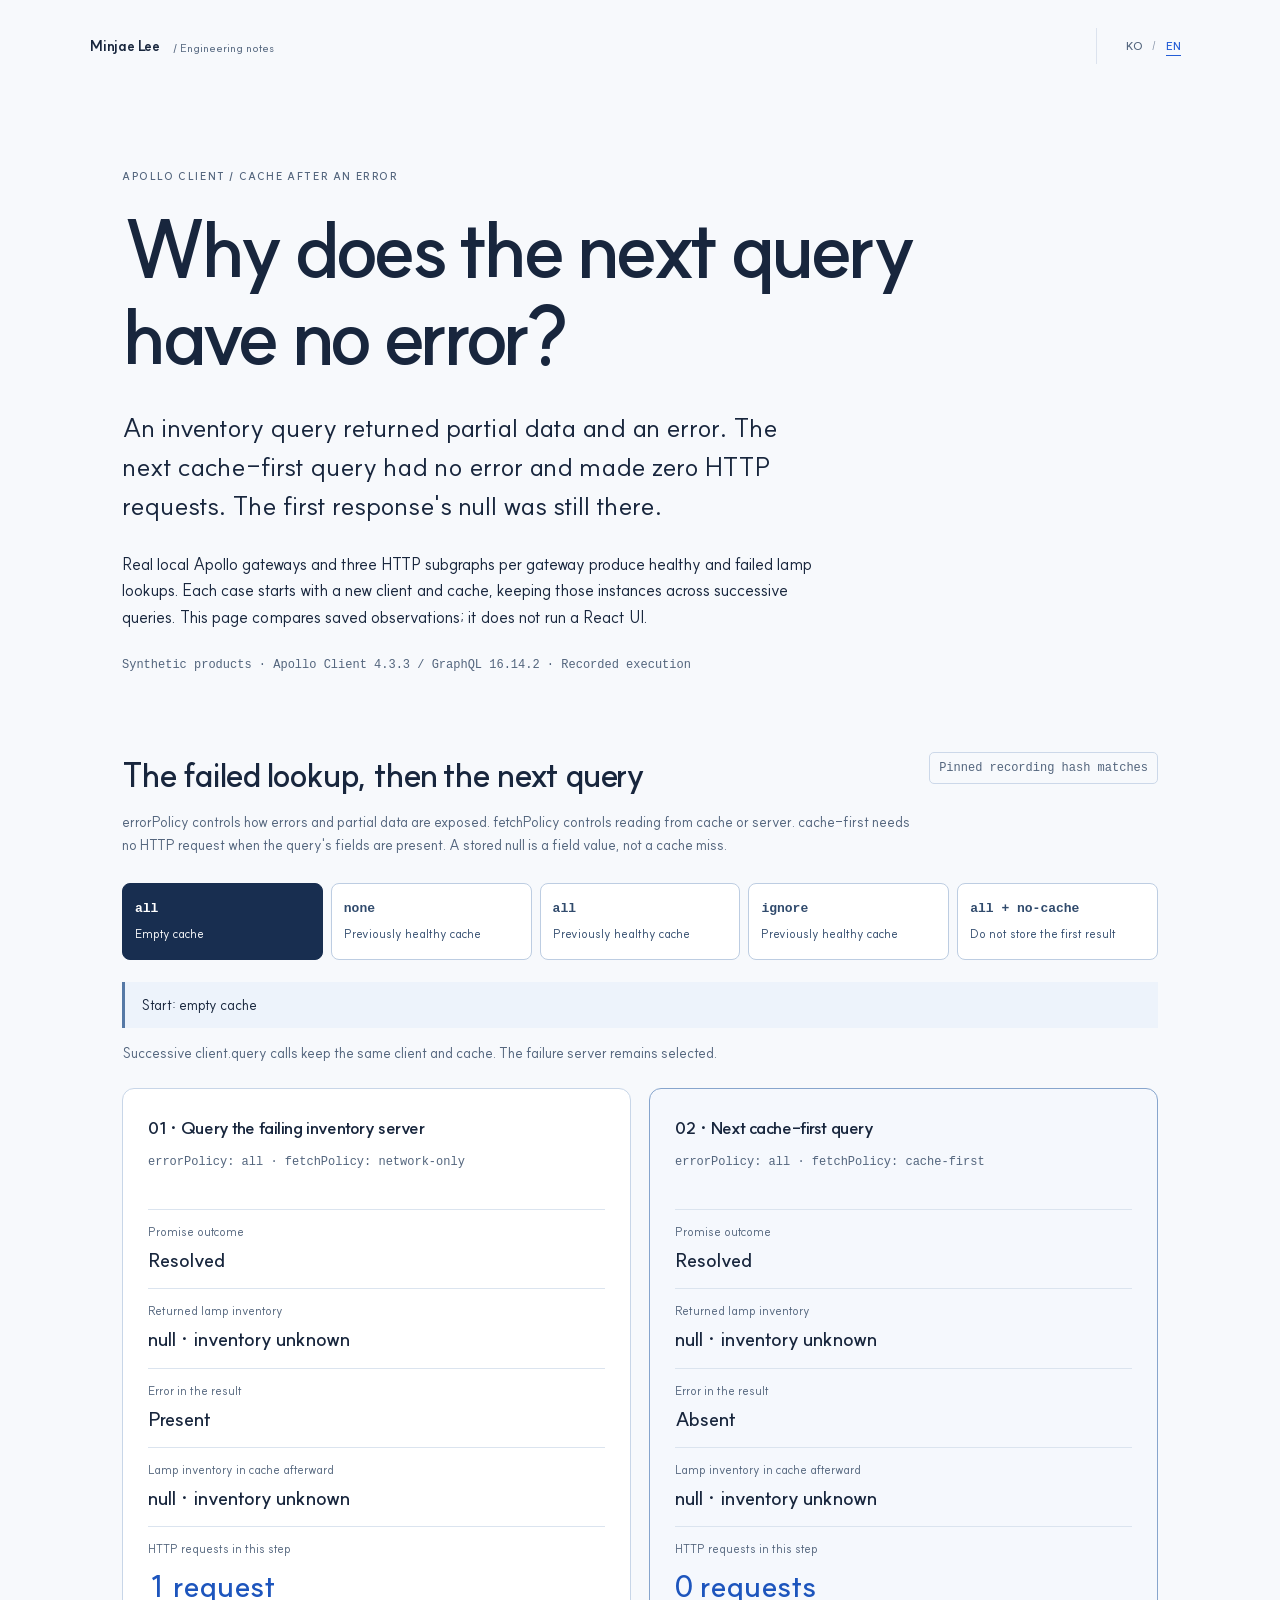
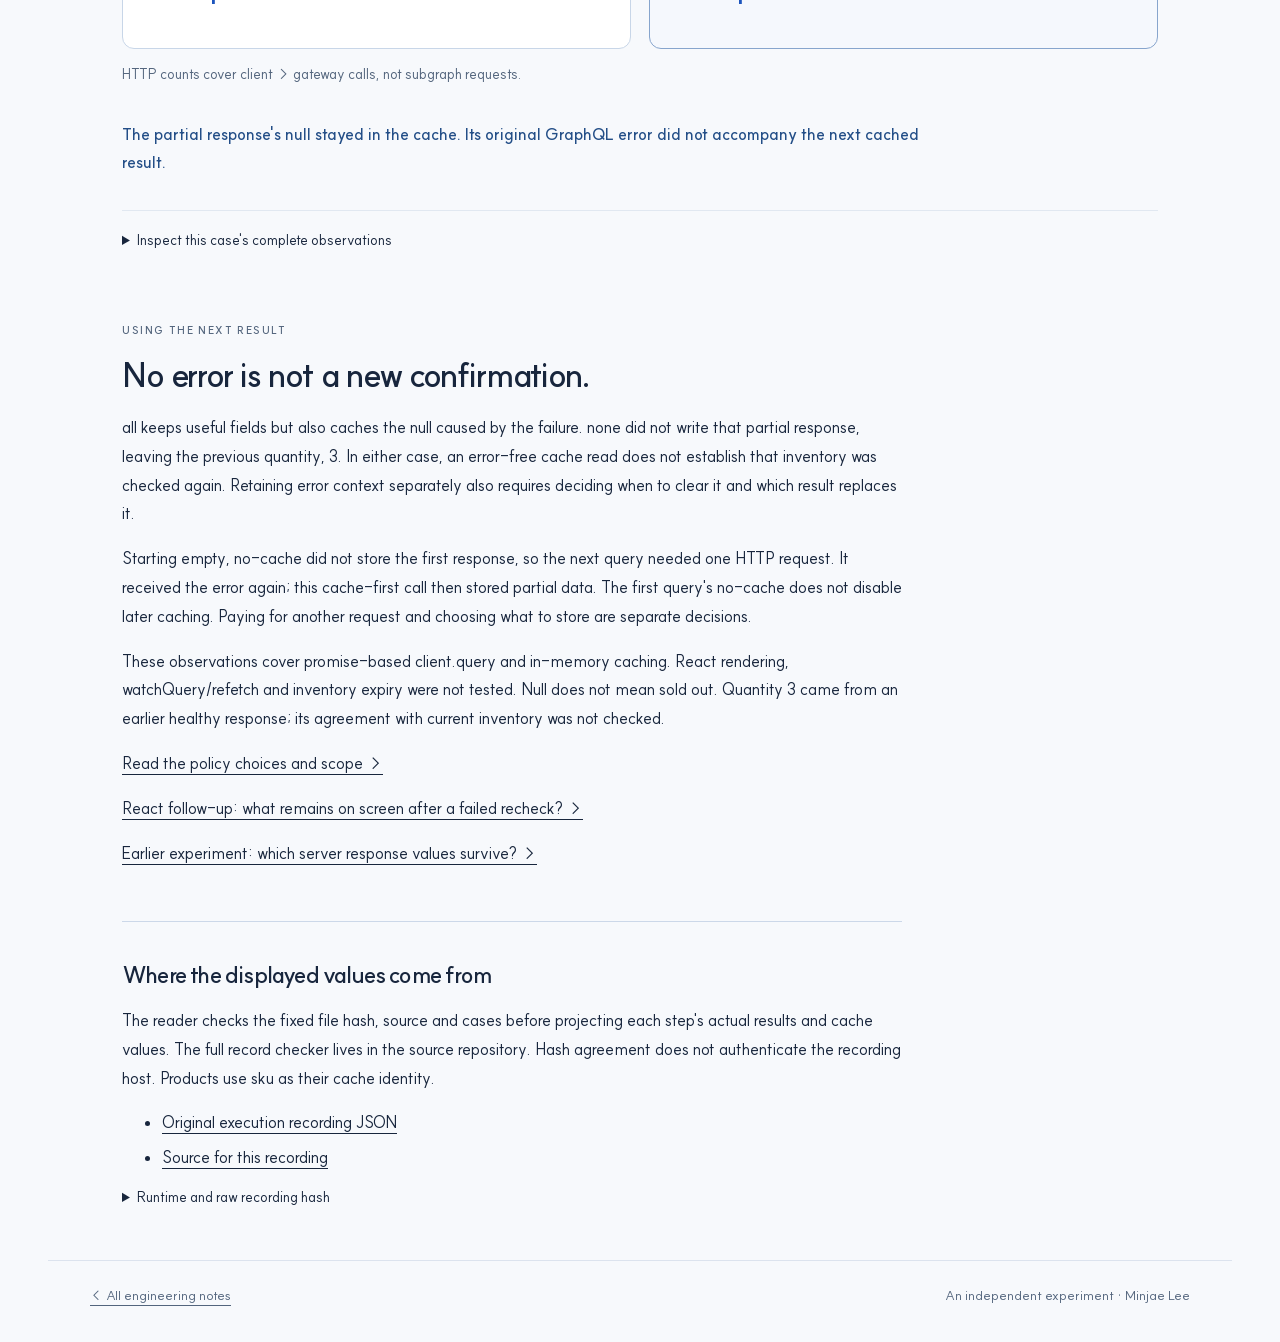
<file: research/client-cache/index.html>
<!doctype html>
<html lang="en">
  <head>
    <meta charset="utf-8" />
    <meta name="viewport" content="width=device-width, initial-scale=1" />
    <meta name="color-scheme" content="light" />
    <title>Why does the next query have no error? — Minjae Lee</title>
    <meta
      name="description"
      content="Compare actual Apollo Client results, cache contents and HTTP requests after a partial inventory response."
    />
    <link
      rel="canonical"
      href="https://minjae-lee-kr.github.io/research/client-cache/"
    />
    <meta property="og:type" content="article" />
    <meta
      property="og:title"
      content="Why does the next query have no error?"
    />
    <meta
      property="og:description"
      content="A cached value and an error-free result do not establish a new inventory lookup."
    />
    <meta
      property="og:url"
      content="https://minjae-lee-kr.github.io/research/client-cache/"
    />
    <meta
      property="og:image"
      content="https://minjae-lee-kr.github.io/assets/social/client-cache.png"
    />
    <meta property="og:image:width" content="1200" />
    <meta property="og:image:height" content="630" />
    <meta name="twitter:card" content="summary_large_image" />
    <link rel="icon" href="../../assets/mark.svg" type="image/svg+xml" />
    <link rel="stylesheet" href="../../styles.css" />
    <link rel="stylesheet" href="../what-the-client-knows/comparison.css" />
    <link rel="stylesheet" href="cache.css" />
    <script type="module" src="cache.js"></script>
  </head>
  <body>
    <a class="skip" href="#comparison" data-copy="skip"
      >Skip to the query comparison</a
    >
    <header class="site-header wrap">
      <a class="wordmark" href="../../"
        >Minjae Lee
        <span class="wordmark-role" data-copy="back"
          >/ Engineering notes</span
        ></a
      >
      <div
        class="languages"
        role="group"
        aria-label="Language"
        data-label="language"
      >
        <button type="button" data-language="ko" lang="ko" aria-pressed="false">
          KO</button
        ><span aria-hidden="true">/</span
        ><button type="button" data-language="en" lang="en" aria-pressed="true">
          EN
        </button>
      </div>
    </header>
    <main class="wrap research">
      <section class="research-intro" data-reading-section>
        <p class="eyebrow" data-copy="eyebrow">
          APOLLO CLIENT / CACHE AFTER AN ERROR
        </p>
        <h1 data-copy="title">Why does the next query<br />have no error?</h1>
        <p class="standfirst" data-copy="lead">
          An inventory query returned partial data and an error. The next
          cache-first query had no error and made zero HTTP requests. The first
          response's null was still there.
        </p>
        <p data-copy="context">
          Real local Apollo gateways produce healthy and failed lamp lookups.
          Each case keeps one client and cache across successive queries. This
          is a reader for saved observations, not a React UI experiment.
        </p>
        <p class="record-label" data-copy="recorded">
          Synthetic products · Apollo Client 4.3.3 / GraphQL 16.14.2 · Recorded
          execution
        </p>
      </section>
      <section
        id="comparison"
        tabindex="-1"
        aria-labelledby="comparison-title"
        data-reading-section
      >
        <div class="comparison-heading">
          <h2 id="comparison-title" data-copy="compare">
            The failed lookup, then the next query
          </h2>
          <span
            class="record-badge"
            id="integrity"
            role="status"
            data-copy="checking"
            >Checking the recording…</span
          >
        </div>
        <p class="caller-scope" data-copy="policyHelp">
          errorPolicy controls errors and partial data. fetchPolicy controls
          cache or network reads. A stored null is a field value, not a cache
          miss.
        </p>
        <div
          class="case-controls"
          role="group"
          aria-label="Cache and error policy cases"
          data-label="controls"
        >
          <button
            type="button"
            data-case="all-cold"
            aria-pressed="true"
            aria-controls="comparison-results"
            disabled
          >
            <b>all</b><span data-copy="cold">Empty cache</span>
          </button>
          <button
            type="button"
            data-case="none-warm"
            aria-pressed="false"
            aria-controls="comparison-results"
            disabled
          >
            <b>none</b><span data-copy="warm">Previously healthy cache</span>
          </button>
          <button
            type="button"
            data-case="all-warm"
            aria-pressed="false"
            aria-controls="comparison-results"
            disabled
          >
            <b>all</b><span data-copy="warm">Previously healthy cache</span>
          </button>
          <button
            type="button"
            data-case="ignore-warm"
            aria-pressed="false"
            aria-controls="comparison-results"
            disabled
          >
            <b>ignore</b><span data-copy="warm">Previously healthy cache</span>
          </button>
          <button
            type="button"
            data-case="all-no-cache"
            aria-pressed="false"
            aria-controls="comparison-results"
            disabled
          >
            <b>all + no-cache</b
            ><span data-copy="noCache">Do not store the first result</span>
          </button>
        </div>
        <p
          id="load-message"
          class="recording-error"
          role="status"
          data-copy="loading"
        >
          The comparison appears after the recording is verified.
        </p>
        <div id="comparison-results" hidden>
          <p id="initial-cache" class="initial-cache"></p>
          <p class="caller-scope" data-copy="sameClient">
            Successive client.query calls keep the same client and cache. The
            failure server remains selected.
          </p>
          <div class="query-grid">
            <article class="query-card">
              <h3 data-copy="failedStep">
                01 · Query the failing inventory server
              </h3>
              <div id="failed-policy" class="policy-code"></div>
              <dl id="failed-values"></dl>
              <p
                id="error-data"
                class="error-data"
                data-copy="errorData"
                hidden
              ></p>
            </article>
            <article class="query-card next-query">
              <h3 data-copy="nextStep">02 · Next cache-first query</h3>
              <div id="next-policy" class="policy-code"></div>
              <dl id="next-values"></dl>
            </article>
          </div>
          <p class="caller-scope" data-copy="httpScope">
            HTTP counts cover client → gateway calls, not subgraph requests.
          </p>
          <p
            id="case-explanation"
            class="case-explanation"
            role="status"
            aria-live="polite"
          ></p>
          <details id="case-raw" class="record-detail">
            <summary data-copy="raw">
              Inspect this case's complete observations
            </summary>
            <p data-copy="rawHelp"></p>
            <code id="case-pointer"></code>
            <pre
              id="case-json"
              tabindex="0"
              role="region"
              aria-label="Raw case observations"
            ></pre>
          </details>
        </div>
      </section>
      <section
        class="judgment"
        aria-labelledby="decision-title"
        data-reading-section
      >
        <p class="eyebrow" data-copy="decisionLabel">USING THE NEXT RESULT</p>
        <h2 id="decision-title" data-copy="decisionTitle">
          No error is not a new confirmation.
        </h2>
        <p data-copy="decisionOne">
          all can store a partial response; none can leave an earlier value in
          place. Neither makes a later cache hit a new inventory confirmation.
        </p>
        <p data-copy="decisionTwo">
          no-cache does not store that response. A subsequent cache-first
          request can still contact the server, receive the same error and store
          partial data.
        </p>
        <p data-copy="limits">
          These observations concern promise-based client.query, not React
          rendering. Null does not mean sold out. The previous quantity 3 was
          not checked against current inventory.
        </p>
        <p>
          <a id="design-link" aria-disabled="true" data-copy="pendingSource"
            >Final source link pending</a
          >
        </p>
        <p><a href="../react-recheck/" data-copy="reactFollowup">React follow-up: what remains on screen after a failed recheck? →</a></p>
        <p>
          <a href="../partial-data/" data-copy="related"
            >Earlier experiment: which server response values survive? →</a
          >
        </p>
      </section>
      <section
        class="provenance"
        aria-labelledby="provenance-title"
        data-reading-section
      >
        <h2 id="provenance-title" data-copy="provenance">
          Where the displayed values come from
        </h2>
        <p data-copy="provenanceBody">
          The page verifies the fixed recording and projects its actual results
          and cache values. This does not authenticate the recording host.
        </p>
        <ul>
          <li>
            <a id="raw-link" href="recording.json" data-copy="rawFile"
              >Original execution recording JSON</a
            >
          </li>
          <li>
            <a id="source-link" aria-disabled="true" data-copy="pendingSource"
              >Final source link pending</a
            >
          </li>
        </ul>
        <details id="provenance-raw">
          <summary data-copy="provenanceRaw">
            Runtime and raw recording hash
          </summary>
          <pre
            id="provenance-json"
            tabindex="0"
            role="region"
            aria-label="Recording provenance"
          ></pre>
        </details>
      </section>
      <noscript
        ><p class="recording-error">
          JavaScript is required to verify and compare the recording.
          <a href="../partial-data/">Read the server-side comparison.</a>
        </p></noscript
      >
    </main>
    <footer class="wrap research-footer">
      <a href="../../" data-copy="home">← All engineering notes</a
      ><span data-copy="footer">An independent experiment · Minjae Lee</span>
    </footer>
  </body>
</html>
</file>
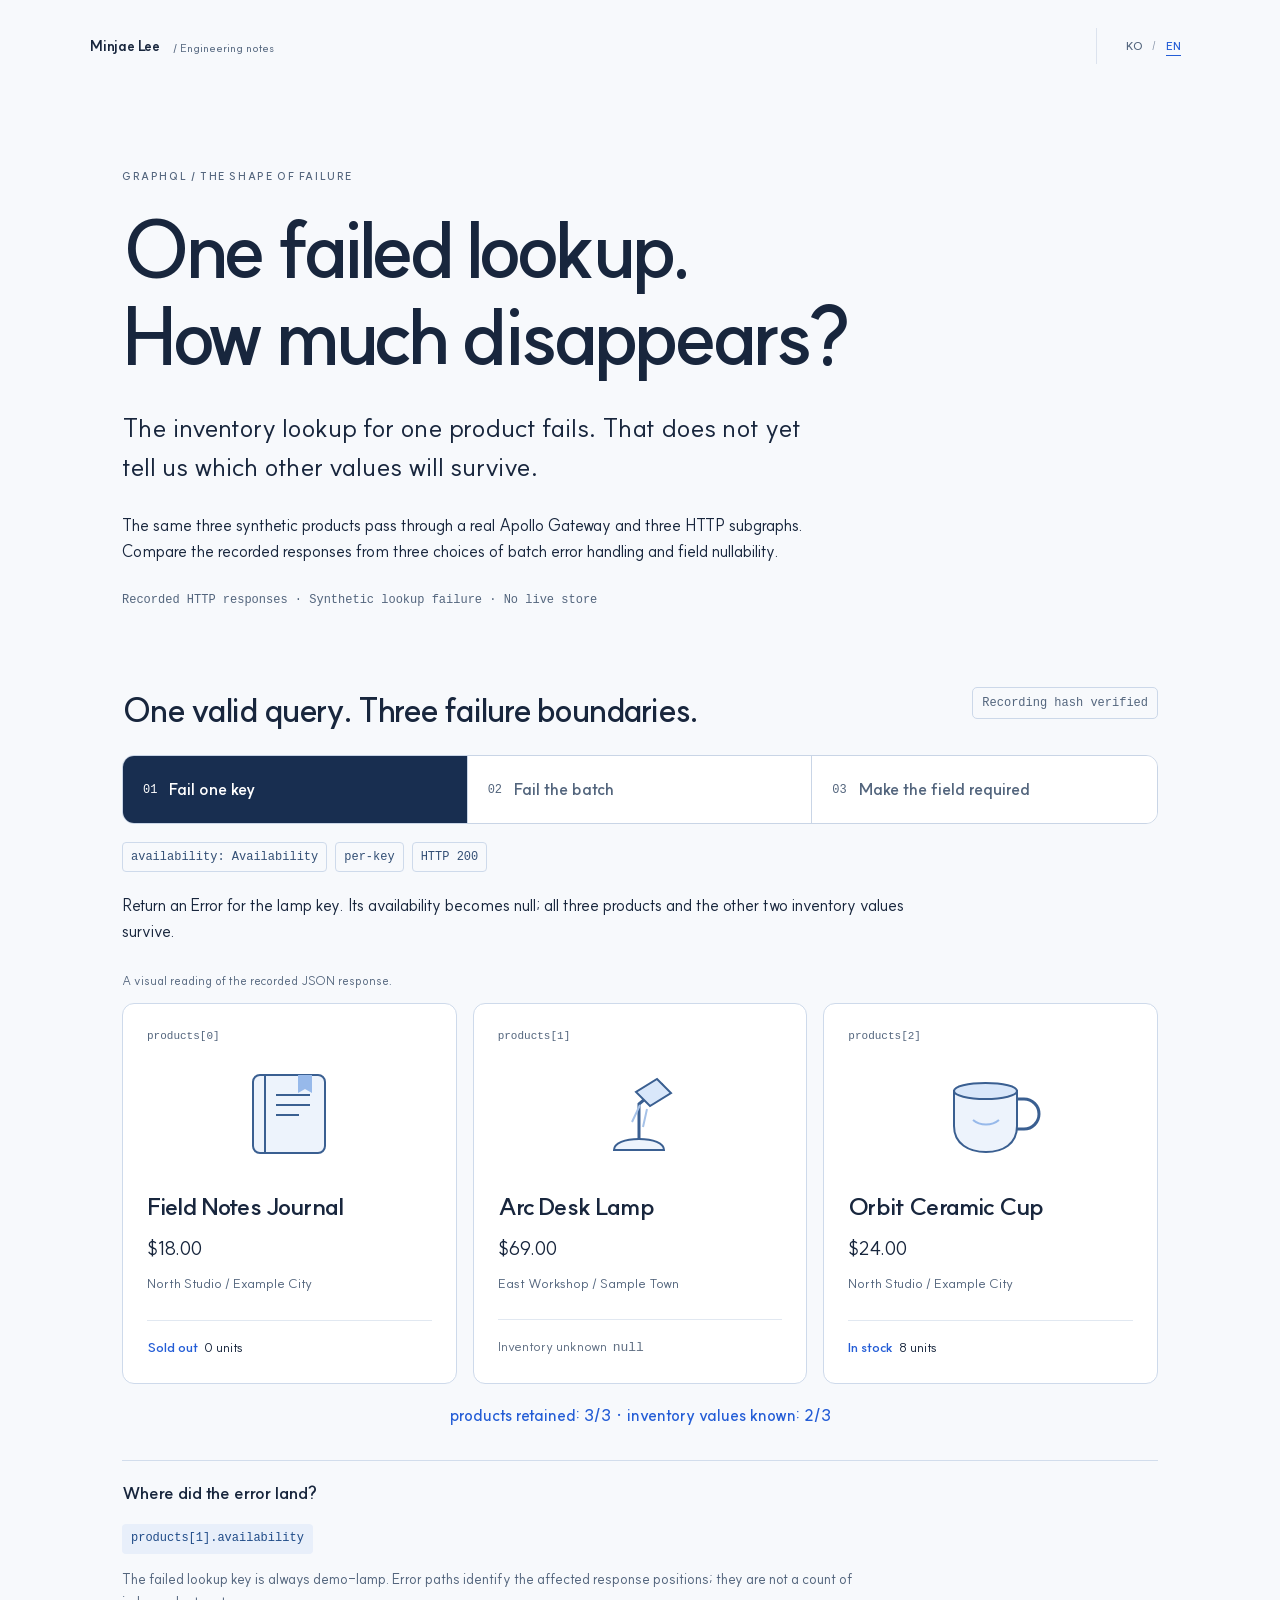
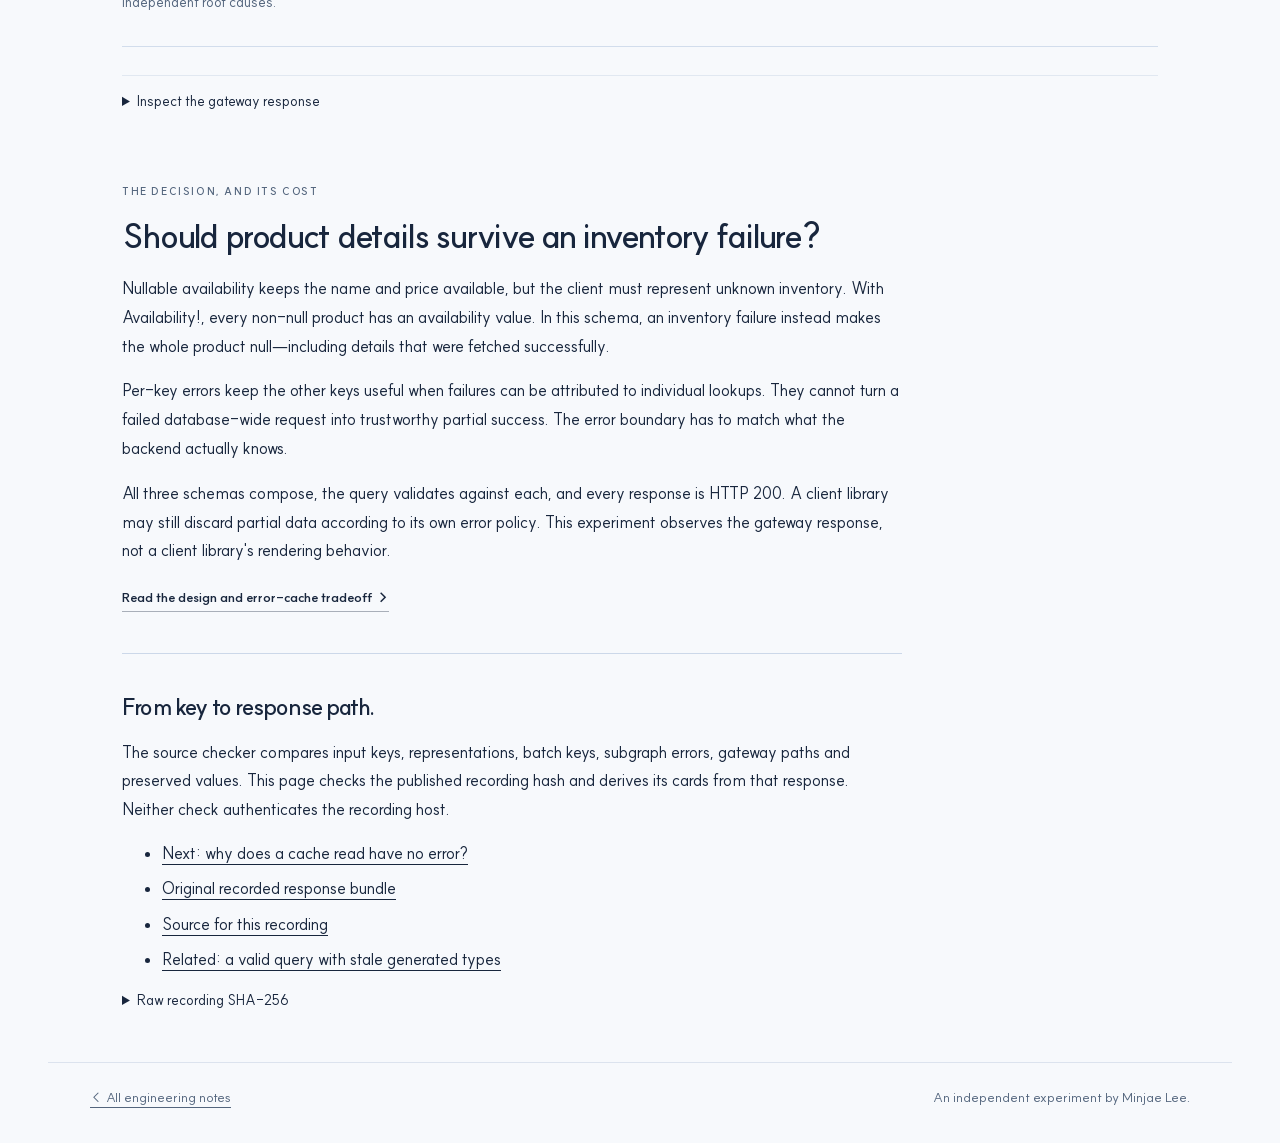
<file: research/partial-data/index.html>
<!doctype html>
<html lang="en">
  <head>
    <meta charset="utf-8" />
    <meta name="viewport" content="width=device-width, initial-scale=1" />
    <meta name="color-scheme" content="light" />
    <meta property="og:type" content="article" />
    <meta
      property="og:title"
      content="One failed lookup. How much disappears?"
    />
    <meta
      property="og:description"
      content="The same product query, three failure boundaries. Read actual Apollo Federation responses and see which values survive."
    />
    <meta
      property="og:url"
      content="https://minjae-lee-kr.github.io/research/partial-data/"
    />
    <meta
      property="og:image"
      content="https://minjae-lee-kr.github.io/assets/social/partial.png"
    />
    <meta property="og:image:width" content="1200" />
    <meta property="og:image:height" content="630" />
    <meta
      property="og:image:alt"
      content="A non-null availability error removes the middle product, including its name and price. Two other products survive."
    />
    <meta name="twitter:card" content="summary_large_image" />
    <title>One failed lookup. How much disappears? — Minjae Lee</title>
    <meta
      name="description"
      content="An actual Apollo Federation recording compares per-key errors, whole-batch failure and non-null propagation. Inspect the values that survive."
    />
    <link
      rel="canonical"
      href="https://minjae-lee-kr.github.io/research/partial-data/"
    />
    <link rel="icon" href="../../assets/mark.svg" type="image/svg+xml" />
    <link rel="stylesheet" href="../../styles.css" />
    <link rel="stylesheet" href="../what-the-client-knows/comparison.css" />
    <link rel="stylesheet" href="partial.css" />
    <script type="module" src="partial.js"></script>
  </head>
  <body>
    <a class="skip" href="#comparison" data-copy="skip"
      >Skip to the comparison</a
    >
    <header class="site-header wrap">
      <a class="wordmark" href="../../"
        >Minjae Lee
        <span class="wordmark-role" data-copy="back"
          >/ Engineering notes</span
        ></a
      >
      <div class="languages" role="group" aria-label="Language">
        <button type="button" data-language="ko" lang="ko" aria-pressed="false">
          KO</button
        ><span aria-hidden="true">/</span
        ><button type="button" data-language="en" aria-pressed="true">
          EN
        </button>
      </div>
    </header>
    <main class="wrap research">
      <section class="research-intro">
        <p class="eyebrow" data-copy="eyebrow">
          GRAPHQL / THE SHAPE OF FAILURE
        </p>
        <h1 data-copy="title">One failed lookup.<br />How much disappears?</h1>
        <p class="standfirst" data-copy="lead">
          The inventory lookup for one product fails. That does not yet tell us
          which other values will survive.
        </p>
        <p data-copy="context">
          The same three synthetic products pass through a real Apollo Gateway
          and three HTTP subgraphs. Compare the recorded responses from three
          choices of batch error handling and field nullability.
        </p>
        <p class="record-label" data-copy="recordLabel">
          Recorded HTTP responses · Synthetic lookup failure · No live store
        </p>
      </section>
      <section id="comparison" aria-labelledby="comparison-title">
        <div class="comparison-heading">
          <h2 id="comparison-title" data-copy="compareTitle">
            One valid query. Three failure boundaries.
          </h2>
          <span id="integrity" class="record-badge" role="status"
            >Checking recording…</span
          >
        </div>
        <div
          class="stage-controls"
          id="cases"
          role="group"
          aria-label="Recorded policy"
        >
          <button
            type="button"
            data-case="nullable-per-key"
            aria-pressed="true"
          >
            <span>01</span><b data-copy="perKey">Fail one key</b>
          </button>
          <button
            type="button"
            data-case="nullable-whole-batch"
            aria-pressed="false"
          >
            <span>02</span><b data-copy="wholeBatch">Fail the batch</b>
          </button>
          <button
            type="button"
            data-case="non-null-per-key"
            aria-pressed="false"
          >
            <span>03</span><b data-copy="nonNull">Make the field required</b>
          </button>
        </div>
        <div class="policy-line">
          <span id="field-type"></span><span id="batch-mode"></span
          ><span id="http-status"></span>
        </div>
        <p id="explanation" class="stage-explanation"></p>
        <p class="response-caption" data-copy="responseCaption">
          A visual reading of the recorded JSON response.
        </p>
        <div id="products" class="product-grid" aria-busy="true"></div>
        <p id="counts" class="equality" aria-live="polite"></p>
        <div class="error-inspector">
          <h3 data-copy="pathsTitle">Where did the error land?</h3>
          <div id="paths"></div>
          <p data-copy="pathsHelp">
            The failed lookup key is always demo-lamp. Error paths identify the
            affected response positions; they are not a count of independent
            root causes.
          </p>
        </div>
        <details id="raw-detail" class="record-detail">
          <summary data-copy="rawLabel">Inspect the gateway response</summary>
          <code id="pointer"></code>
          <pre
            id="raw"
            tabindex="0"
            role="region"
            aria-label="Gateway response JSON"
          ></pre>
        </details>
      </section>
      <section class="judgment" aria-labelledby="judgment-title">
        <p class="eyebrow" data-copy="decisionLabel">
          THE DECISION, AND ITS COST
        </p>
        <h2 id="judgment-title" data-copy="decisionTitle">
          Should product details survive an inventory failure?
        </h2>
        <p data-copy="decisionBody">
          Nullable availability keeps the name and price available, but the
          client must represent unknown inventory. With Availability!, every
          non-null product has an availability value. In this schema, an
          inventory failure instead makes the whole product null—including
          details that were fetched successfully.
        </p>
        <p data-copy="tradeoff">
          Per-key errors keep the other keys useful when failures can be
          attributed to individual lookups. They cannot turn a failed
          database-wide request into trustworthy partial success. The error
          boundary has to match what the backend actually knows.
        </p>
        <p data-copy="clientLimit">
          All three schemas compose, the query validates against each, and every
          response is HTTP 200. A client library may still discard partial data
          according to its own error policy. This experiment observes the
          gateway response, not a client library's rendering behavior.
        </p>
        <a
          id="design-link"
          class="text-link"
          href="https://github.com/minjae-lee-kr/federated-catalog-lab/blob/main/docs/batch-failure.md"
          data-copy="fullNote"
          >Read the design and error-cache tradeoff →</a
        >
      </section>
      <section class="provenance" aria-labelledby="provenance-title">
        <h2 id="provenance-title" data-copy="provenance">
          From key to response path.
        </h2>
        <p data-copy="source">
          The source checker compares input keys, representations, batch keys,
          subgraph errors, gateway paths and preserved values. This page checks
          the published recording hash and derives its cards from that response.
          Neither check authenticates the recording host.
        </p>
        <ul>
          <li>
            <a href="../client-cache/" data-copy="cacheLink"
              >Next: why does a cache read have no error?</a
            >
          </li>
          <li>
            <a href="recording.json" data-copy="rawFile"
              >Original recorded response bundle</a
            >
          </li>
          <li>
            <a
              id="source-link"
              href="https://github.com/minjae-lee-kr/federated-catalog-lab"
              data-copy="sourceLink"
              >Source for this recording</a
            >
          </li>
          <li>
            <a href="../../notes/generated-consumer/" data-copy="typesLink"
              >Related: a valid query with stale generated types</a
            >
          </li>
        </ul>
        <details>
          <summary data-copy="hashLabel">Raw recording SHA-256</summary>
          <code id="recording-hash"></code>
        </details>
      </section>
      <noscript
        ><p>
          The comparison requires JavaScript.
          <a
            href="https://github.com/minjae-lee-kr/federated-catalog-lab/blob/main/docs/batch-failure.md"
            >Read the experiment on GitHub.</a
          >
        </p></noscript
      >
    </main>
    <footer class="wrap research-footer">
      <a href="../../" data-copy="home">← All engineering notes</a
      ><span data-copy="footer">An independent experiment by Minjae Lee.</span>
    </footer>
  </body>
</html>
</file>
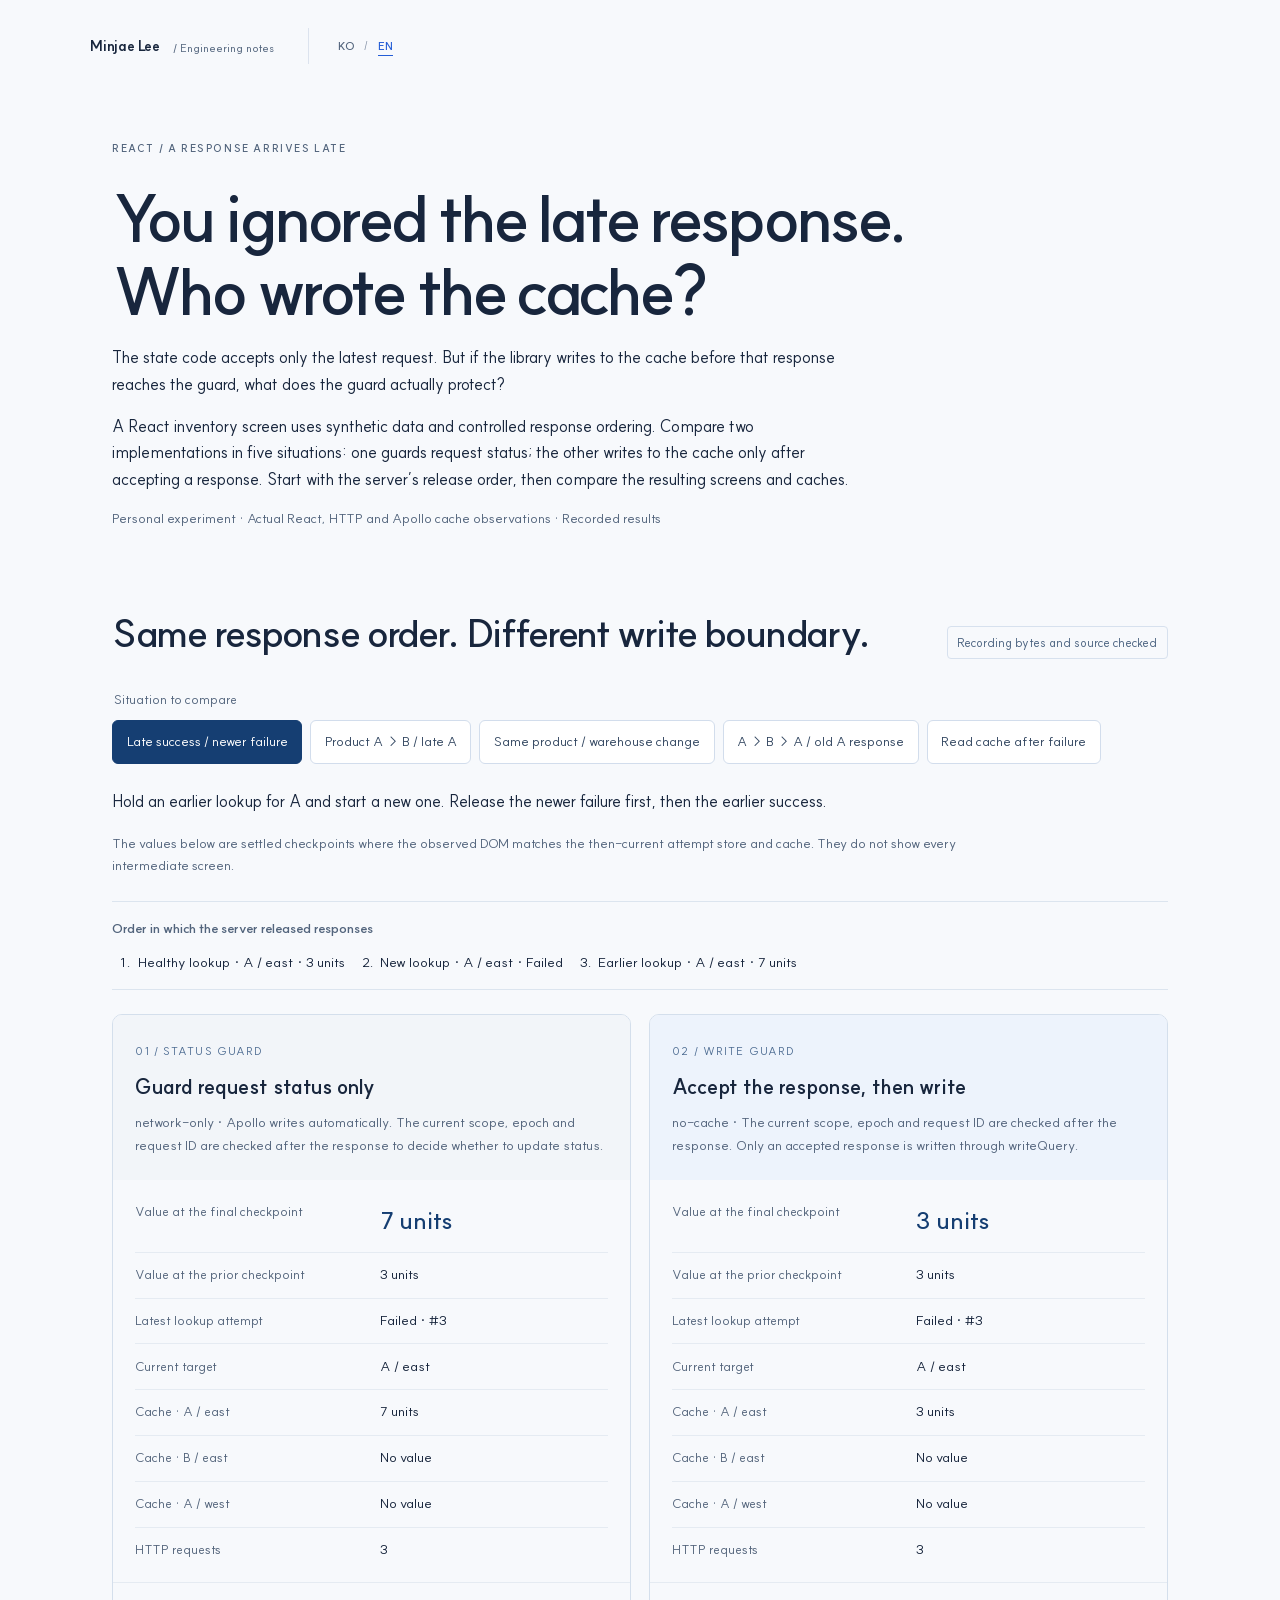
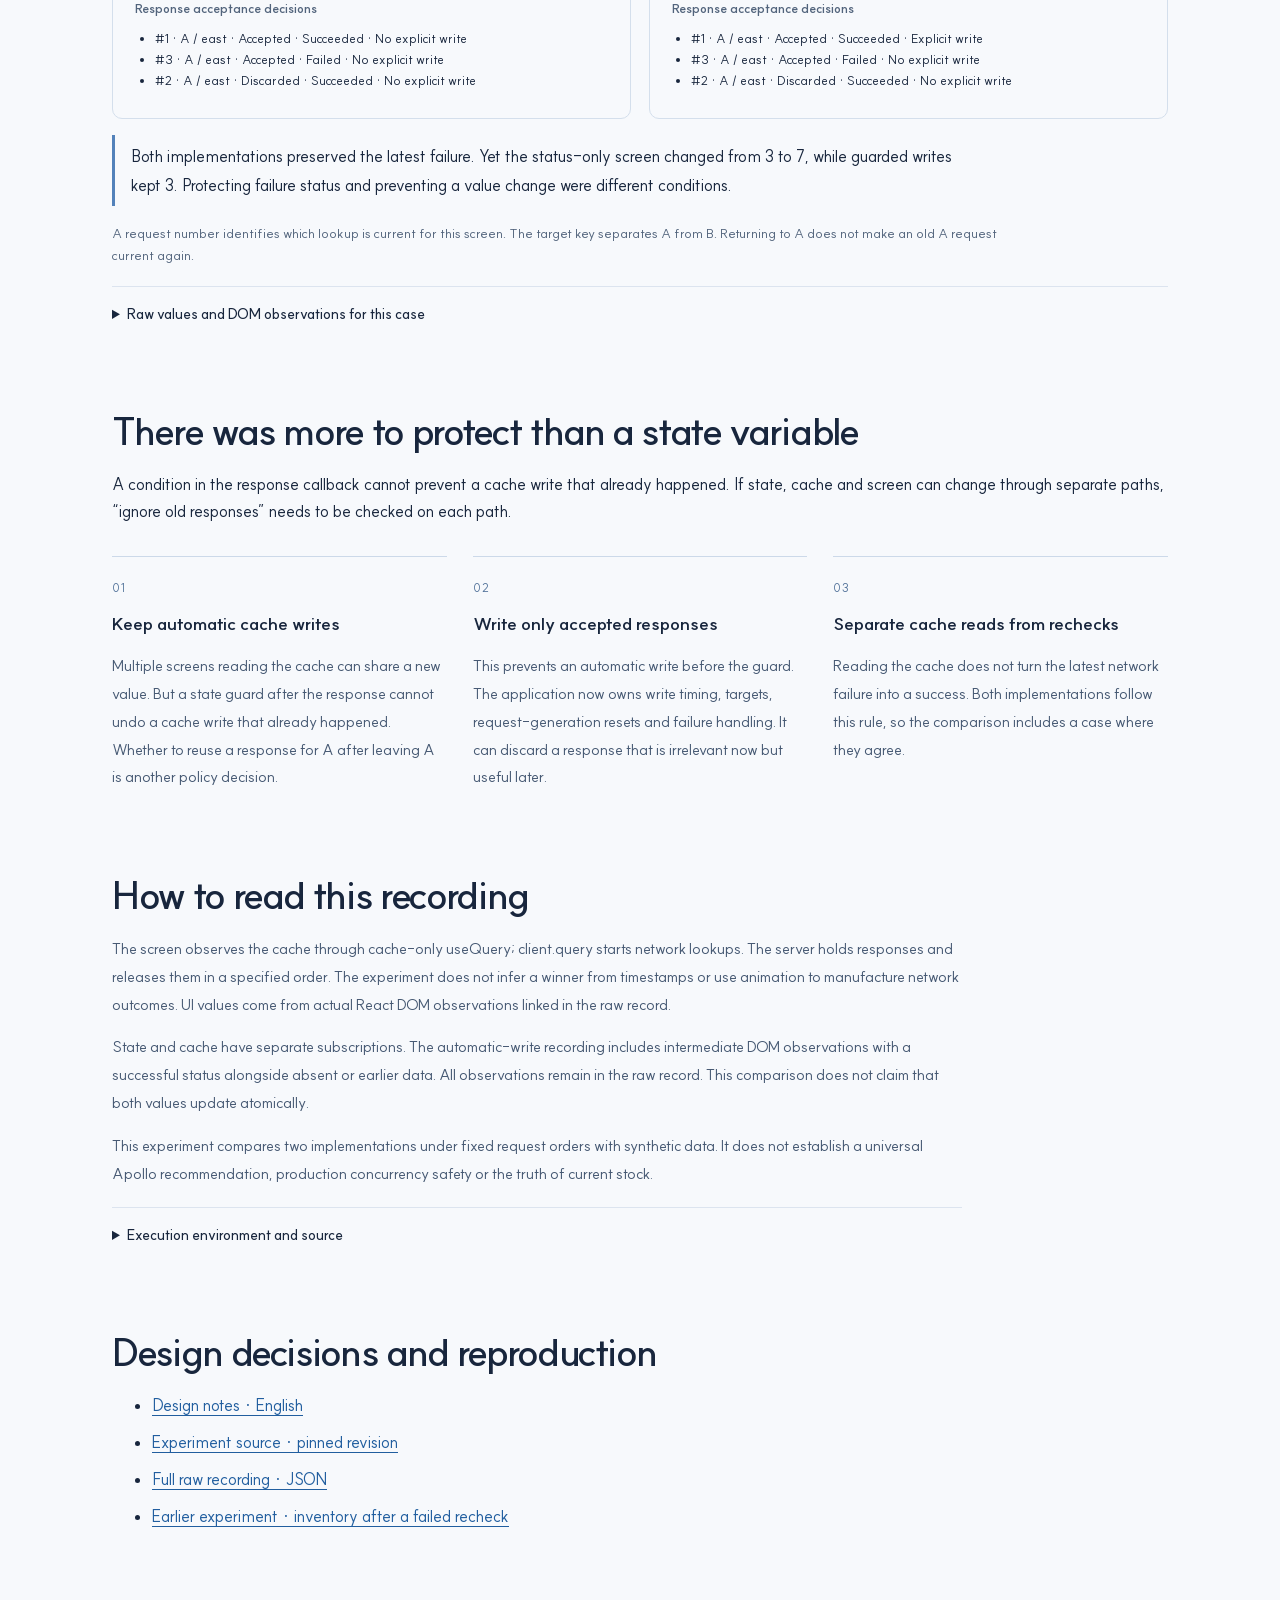
<file: research/react-attempts/index.html>
<!doctype html>
<html lang="en">
  <head>
    <meta charset="utf-8" />
    <meta name="viewport" content="width=device-width, initial-scale=1" />
    <meta name="color-scheme" content="light" />
    <title>
      You ignored the late response. Who wrote the cache? — Minjae Lee
    </title>
    <meta
      name="description"
      content="Compare a request-status guard with guarded cache writes using controlled HTTP response order and actual React DOM observations."
    />
    <link
      rel="canonical"
      href="https://minjae-lee-kr.github.io/research/react-attempts/"
    />
    <meta property="og:type" content="article" />
    <meta
      property="og:title"
      content="You ignored the late response. Who wrote the cache?"
    />
    <meta
      property="og:description"
      content="A request guard protects the code after it. Compare what happens before it writes."
    />
    <meta
      property="og:url"
      content="https://minjae-lee-kr.github.io/research/react-attempts/"
    />
    <meta
      property="og:image"
      content="https://minjae-lee-kr.github.io/assets/social/react-attempts.png?v=fa09f5fa2fc6"
    />
    <meta property="og:image:width" content="1200" />
    <meta property="og:image:height" content="630" />
    <meta name="twitter:card" content="summary_large_image" />
    <link rel="icon" href="../../assets/mark.svg" type="image/svg+xml" />
    <link rel="stylesheet" href="../../styles.css" />
    <link rel="stylesheet" href="reader.css" />
    <script type="module" src="reader.js"></script>
  </head>
  <body>
    <a class="skip" href="#comparison" data-copy="skip"
      >Skip to the comparison</a
    >
    <header class="site-header wrap">
      <a class="wordmark" href="../../"
        >Minjae Lee
        <span class="wordmark-role" data-copy="back"
          >/ Engineering notes</span
        ></a
      >
      <div
        class="languages"
        role="group"
        aria-label="Language"
        data-label="language"
      >
        <button type="button" data-language="ko" lang="ko" aria-pressed="false">
          KO</button
        ><span aria-hidden="true">/</span
        ><button type="button" data-language="en" lang="en" aria-pressed="true">
          EN
        </button>
      </div>
    </header>
    <main class="wrap reader">
      <section class="intro" data-reading-section>
        <p class="eyebrow" data-copy="eyebrow">
          REACT / A RESPONSE ARRIVES LATE
        </p>
        <h1 data-copy="title">
          You ignored the late response. Who wrote the cache?
        </h1>
        <p class="standfirst" data-copy="lead">
          The state code accepts only the latest request. But if the library
          writes to the cache before that response reaches the guard, what does
          the guard actually protect?
        </p>
        <p data-copy="context"></p>
        <p class="record-label" data-copy="recorded"></p>
      </section>
      <section
        id="comparison"
        tabindex="-1"
        aria-labelledby="comparison-title"
        data-reading-section
      >
        <div class="heading">
          <h2 id="comparison-title" data-copy="compare">
            Same response order. Different write boundary.
          </h2>
          <span id="integrity" role="status">Checking recording</span>
        </div>
        <fieldset>
          <legend data-copy="cases">Situation to compare</legend>
          <div class="scenarios">
            <button
              type="button"
              data-case="late-success"
              data-copy="caseLate"
              aria-pressed="true"
              disabled
            >
              Late success / newer failure</button
            ><button
              type="button"
              data-case="product-switch"
              data-copy="caseSwitch"
              aria-pressed="false"
              disabled
            >
              A → B / late A response</button
            ><button
              type="button"
              data-case="variable-switch"
              data-copy="caseVariable"
              aria-pressed="false"
              disabled
            >
              Same product / different warehouse</button
            ><button
              type="button"
              data-case="aba"
              data-copy="caseABA"
              aria-pressed="false"
              disabled
            >
              A → B → A / old A response</button
            ><button
              type="button"
              data-case="cache-read"
              data-copy="caseCache"
              aria-pressed="false"
              disabled
            >
              Read cache after failure
            </button>
          </div>
        </fieldset>
        <p id="load-message" role="status">
          Checking the original bytes and source provenance.
        </p>
        <div id="results" hidden>
          <p id="case-intro" class="case-intro"></p>
          <p class="legend" data-copy="checkpoints"></p>
          <div class="release">
            <h3 data-copy="order">
              Order in which the server released responses
            </h3>
            <ol id="release-order"></ol>
          </div>
          <div class="implementation-pair">
            <article class="implementation" aria-labelledby="baseline-title">
              <div class="implementation-heading">
                <span class="number">01 / STATUS GUARD</span>
                <h3 id="baseline-title" data-copy="baseline">
                  Guard request status only
                </h3>
                <p data-copy="baselineMethod"></p>
              </div>
              <dl id="baseline-values"></dl>
              <div class="decisions">
                <h4 data-copy="decisions">Response acceptance decisions</h4>
                <ul id="baseline-decisions"></ul>
              </div>
            </article>
            <article
              class="implementation managed"
              aria-labelledby="managed-title"
            >
              <div class="implementation-heading">
                <span class="number">02 / WRITE GUARD</span>
                <h3 id="managed-title" data-copy="managed">
                  Accept the response, then write
                </h3>
                <p data-copy="managedMethod"></p>
              </div>
              <dl id="managed-values"></dl>
              <div class="decisions">
                <h4 data-copy="decisions">Response acceptance decisions</h4>
                <ul id="managed-decisions"></ul>
              </div>
            </article>
          </div>
          <p id="case-takeaway" class="explanation"></p>
          <p class="legend" data-copy="terms"></p>
          <details id="case-detail">
            <summary data-copy="detail">
              Raw values and DOM observations for this case
            </summary>
            <pre
              id="case-json"
              tabindex="0"
              aria-label="Selected case JSON"
            ></pre>
          </details>
        </div>
      </section>
      <section data-reading-section aria-labelledby="design-title">
        <h2 id="design-title" data-copy="designTitle">
          There was more to protect than a state variable
        </h2>
        <p data-copy="designIntro"></p>
        <div class="choices">
          <article>
            <span class="choice-number">01</span>
            <h3 data-copy="choice1"></h3>
            <p data-copy="cost1"></p>
          </article>
          <article>
            <span class="choice-number">02</span>
            <h3 data-copy="choice2"></h3>
            <p data-copy="cost2"></p>
          </article>
          <article>
            <span class="choice-number">03</span>
            <h3 data-copy="choice3"></h3>
            <p data-copy="cost3"></p>
          </article>
        </div>
      </section>
      <section
        class="method"
        data-reading-section
        aria-labelledby="method-title"
      >
        <h2 id="method-title" data-copy="methodTitle">
          How to read this recording
        </h2>
        <p data-copy="method"></p>
        <p data-copy="intermediate"></p>
        <p data-copy="limits"></p>
        <details id="provenance-detail">
          <summary data-copy="provenance">
            Execution environment and source
          </summary>
          <pre
            id="provenance-json"
            tabindex="0"
            aria-label="Recording provenance JSON"
          ></pre>
        </details>
      </section>
      <section class="reading" data-reading-section>
        <h2 data-copy="readMore">Design decisions and reproduction</h2>
        <ul>
          <li>
            <a id="notes-link" data-copy="notes">Design notes · English</a>
          </li>
          <li>
            <a id="source-link" data-copy="source"
              >Experiment source · pinned revision</a
            >
          </li>
          <li id="raw-item" hidden>
            <a href="./recording.json" data-copy="rawLink"
              >Full raw recording · JSON</a
            >
          </li>
          <li>
            <a href="../react-recheck/" data-copy="prior"
              >Earlier experiment · inventory after a failed recheck</a
            >
          </li>
        </ul>
      </section>
    </main>
    <noscript
      ><p class="wrap">
        JavaScript is required to verify the recording.
        <a href="https://github.com/minjae-lee-kr/federated-catalog-lab"
          >Read the repository notes.</a
        >
      </p></noscript
    >
  </body>
</html>
</file>
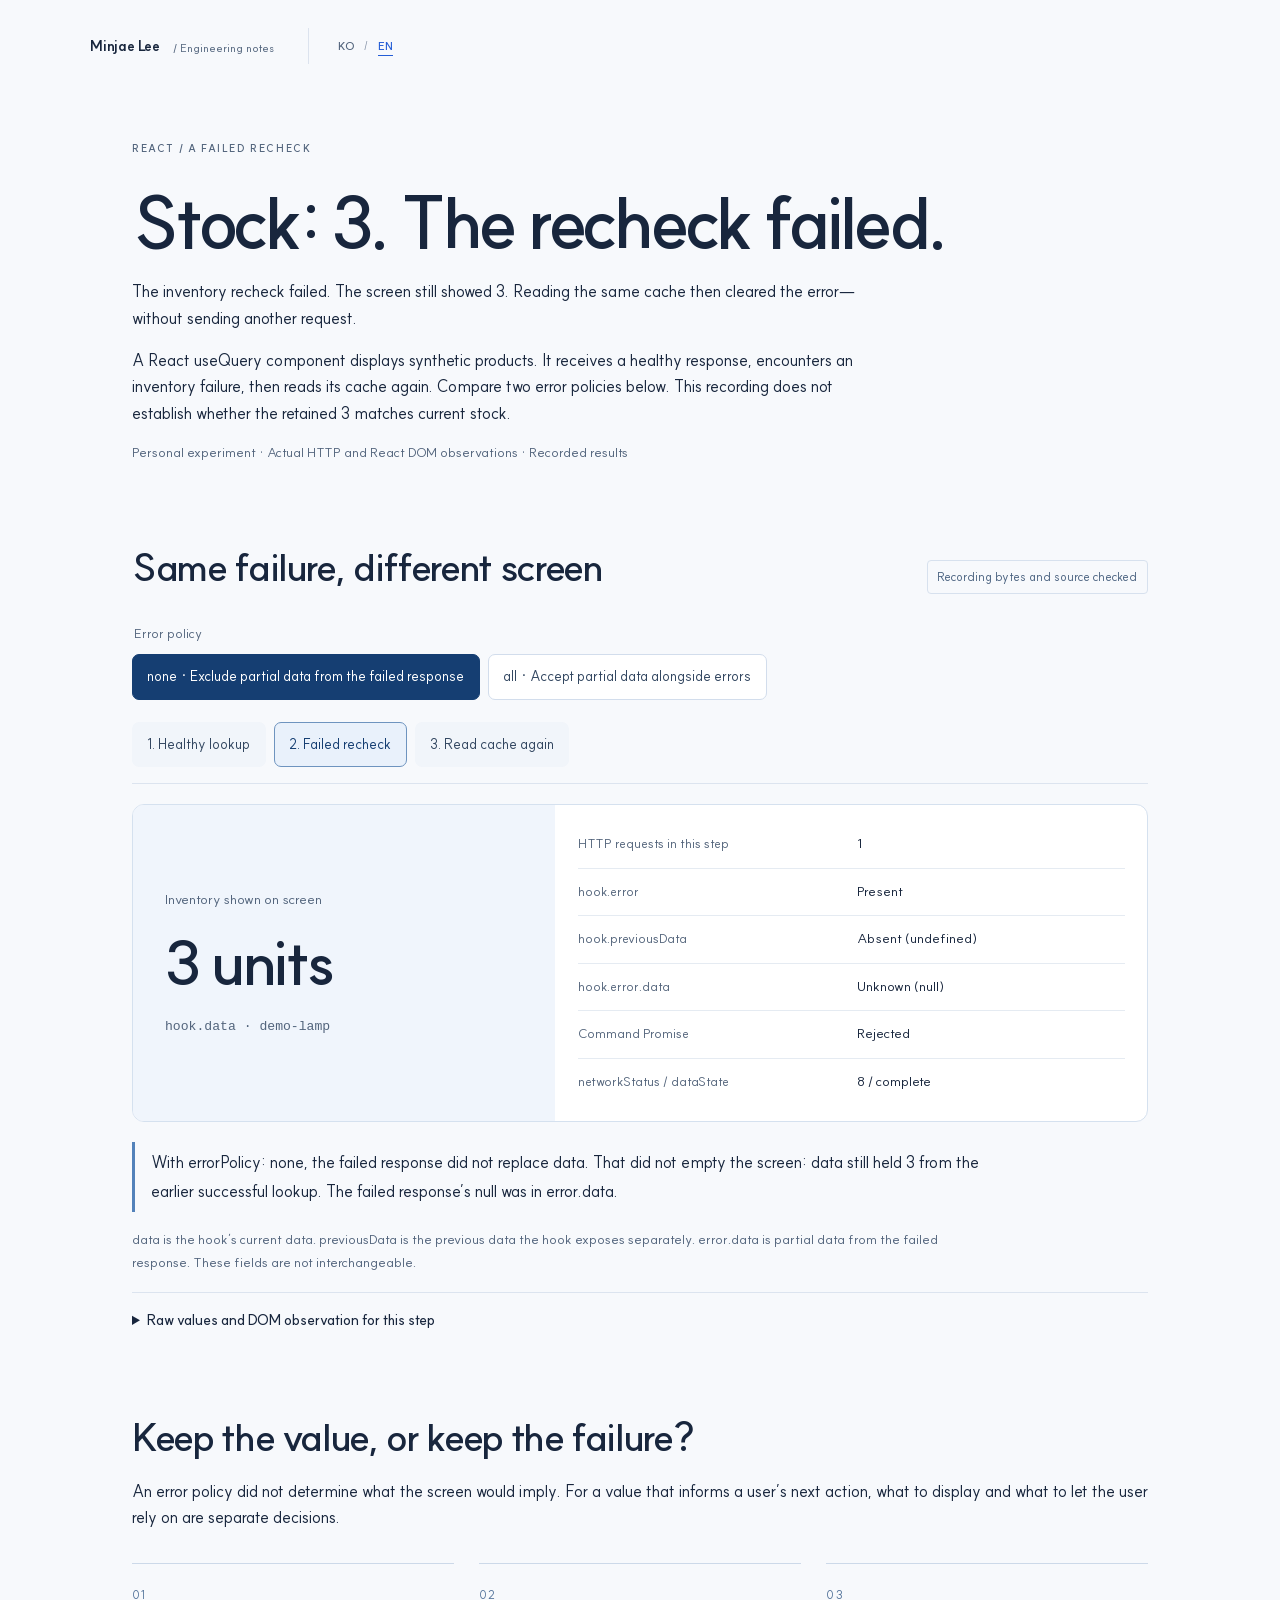
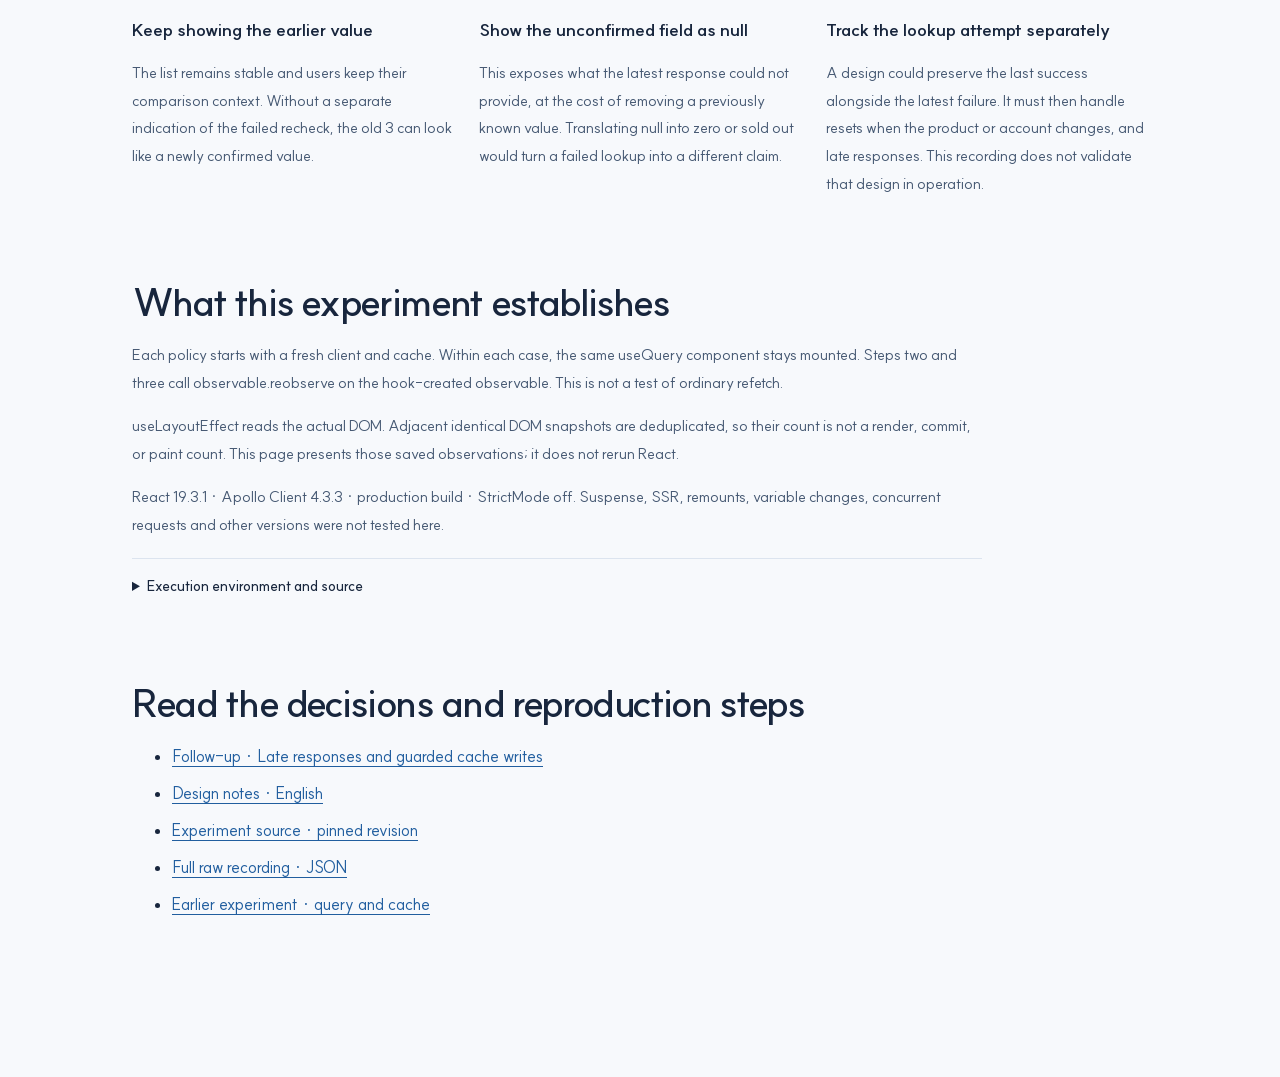
<file: research/react-recheck/index.html>
<!doctype html>
<html lang="en">
  <head>
    <meta charset="utf-8" />
    <meta name="viewport" content="width=device-width, initial-scale=1" />
    <meta name="color-scheme" content="light" />
    <title>Stock: 3. The recheck failed. — Minjae Lee</title>
    <meta
      name="description"
      content="A React inventory screen kept its old value after a failed recheck. Compare actual hook values, DOM observations and HTTP requests."
    />
    <link
      rel="canonical"
      href="https://minjae-lee-kr.github.io/research/react-recheck/"
    />
    <meta property="og:type" content="article" />
    <meta property="og:title" content="Stock: 3. The recheck failed." />
    <meta
      property="og:description"
      content="A visible value and a cleared error do not prove that inventory was checked again."
    />
    <meta
      property="og:url"
      content="https://minjae-lee-kr.github.io/research/react-recheck/"
    />
    <meta
      property="og:image"
      content="https://minjae-lee-kr.github.io/assets/social/react-recheck.png"
    />
    <meta name="twitter:card" content="summary_large_image" />
    <link rel="icon" href="../../assets/mark.svg" type="image/svg+xml" />
    <link rel="stylesheet" href="../../styles.css" />
    <link rel="stylesheet" href="reader.css" />
    <script type="module" src="reader.js"></script>
  </head>
  <body>
    <a class="skip" href="#comparison" data-copy="skip"
      >Skip to the recording</a
    >
    <header class="site-header wrap">
      <a class="wordmark" href="../../"
        >Minjae Lee
        <span class="wordmark-role" data-copy="back"
          >/ Engineering notes</span
        ></a
      >
      <div
        class="languages"
        role="group"
        data-label="language"
        aria-label="Language"
      >
        <button type="button" data-language="ko" lang="ko" aria-pressed="false">
          KO</button
        ><span aria-hidden="true">/</span
        ><button type="button" data-language="en" lang="en" aria-pressed="true">
          EN
        </button>
      </div>
    </header>
    <main class="wrap reader">
      <section class="intro" data-reading-section>
        <p class="eyebrow" data-copy="eyebrow">REACT / A FAILED RECHECK</p>
        <h1 data-copy="title">Stock: 3. The recheck failed.</h1>
        <p class="standfirst" data-copy="lead">
          The inventory recheck failed. The screen still showed 3. Reading the
          same cache then cleared the error—without sending another request.
        </p>
        <p data-copy="context">
          A React useQuery component displays synthetic products. It receives a
          healthy response, encounters an inventory failure, then reads its
          cache again. Compare two error policies below.
        </p>
        <p class="record-label" data-copy="recorded">
          Personal experiment · Actual HTTP and React DOM observations ·
          Recorded results
        </p>
      </section>
      <section
        id="comparison"
        tabindex="-1"
        data-reading-section
        aria-labelledby="comparison-title"
      >
        <div class="heading">
          <h2 id="comparison-title" data-copy="compare">
            Same failure, different screen
          </h2>
          <span id="integrity" role="status">Checking recording</span>
        </div>
        <fieldset>
          <legend data-copy="policy">Error policy</legend>
          <div class="policies">
            <button
              type="button"
              data-policy="none"
              aria-pressed="true"
              disabled
              data-copy="policyNone"
            >
              none · Exclude partial data from the failed response</button
            ><button
              type="button"
              data-policy="all"
              aria-pressed="false"
              disabled
              data-copy="policyAll"
            >
              all · Accept partial data alongside errors
            </button>
          </div>
        </fieldset>
        <div
          class="steps"
          role="group"
          data-label="steps"
          aria-label="Reading order"
        >
          <button
            type="button"
            data-step="warm"
            aria-pressed="false"
            disabled
            data-copy="warm"
          >
            1. Healthy lookup</button
          ><button
            type="button"
            data-step="failed"
            aria-pressed="true"
            disabled
            data-copy="failed"
          >
            2. Failed recheck</button
          ><button
            type="button"
            data-step="cache-first"
            aria-pressed="false"
            disabled
            data-copy="cache-first"
          >
            3. Read cache again
          </button>
        </div>
        <p id="load-message" role="status">
          Checking the original bytes and source provenance.
        </p>
        <div id="results" hidden>
          <div class="observation">
            <div class="inventory">
              <p data-copy="display">Inventory shown on screen</p>
              <p id="inventory-value"></p>
              <span class="mono">hook.data · demo-lamp</span>
            </div>
            <dl id="values"></dl>
          </div>
          <p id="explanation" class="explanation"></p>
          <p class="legend" data-copy="legend"></p>
          <details id="step-detail">
            <summary data-copy="detail">
              Raw values and DOM observation for this step
            </summary>
            <pre
              id="step-json"
              tabindex="0"
              aria-label="Selected step JSON"
            ></pre>
          </details>
        </div>
      </section>
      <section data-reading-section aria-labelledby="design-title">
        <h2 id="design-title" data-copy="designTitle">
          Keep the value, or keep the failure?
        </h2>
        <p data-copy="designIntro"></p>
        <div class="choices">
          <article>
            <span class="choice-number">01</span>
            <h3 data-copy="choice1"></h3>
            <p data-copy="cost1"></p>
          </article>
          <article>
            <span class="choice-number">02</span>
            <h3 data-copy="choice2"></h3>
            <p data-copy="cost2"></p>
          </article>
          <article>
            <span class="choice-number">03</span>
            <h3 data-copy="choice3"></h3>
            <p data-copy="cost3"></p>
          </article>
        </div>
      </section>
      <section
        class="method"
        data-reading-section
        aria-labelledby="method-title"
      >
        <h2 id="method-title" data-copy="methodTitle">
          What this experiment establishes
        </h2>
        <p data-copy="method"></p>
        <p data-copy="dom"></p>
        <p data-copy="limits"></p>
        <details id="provenance-detail">
          <summary data-copy="provenance">
            Execution environment and source
          </summary>
          <pre
            id="provenance-json"
            tabindex="0"
            aria-label="Recording provenance JSON"
          ></pre>
        </details>
      </section>
      <section class="reading" data-reading-section>
        <h2 data-copy="readMore">Read the decisions and reproduction steps</h2>
        <ul>
          <li>
            <a href="../react-attempts/" data-copy="next">Follow-up · Late responses and guarded cache writes</a>
          </li>
          <li>
            <a id="notes-link" data-copy="notes">Design notes · English</a>
          </li>
          <li>
            <a id="source-link" data-copy="source"
              >Experiment source · pinned revision</a
            >
          </li>
          <li id="raw-item" hidden>
            <a href="./recording.json" data-copy="rawLink"
              >Full raw recording · JSON</a
            >
          </li>
          <li>
            <a href="../client-cache/" data-copy="prior"
              >Earlier experiment · query and cache</a
            >
          </li>
        </ul>
      </section>
    </main>
    <noscript
      ><p class="wrap">
        JavaScript is required to verify and compare the recording.
        <a href="https://github.com/minjae-lee-kr/federated-catalog-lab"
          >Read the repository notes.</a
        >
      </p></noscript
    >
  </body>
</html>
</file>
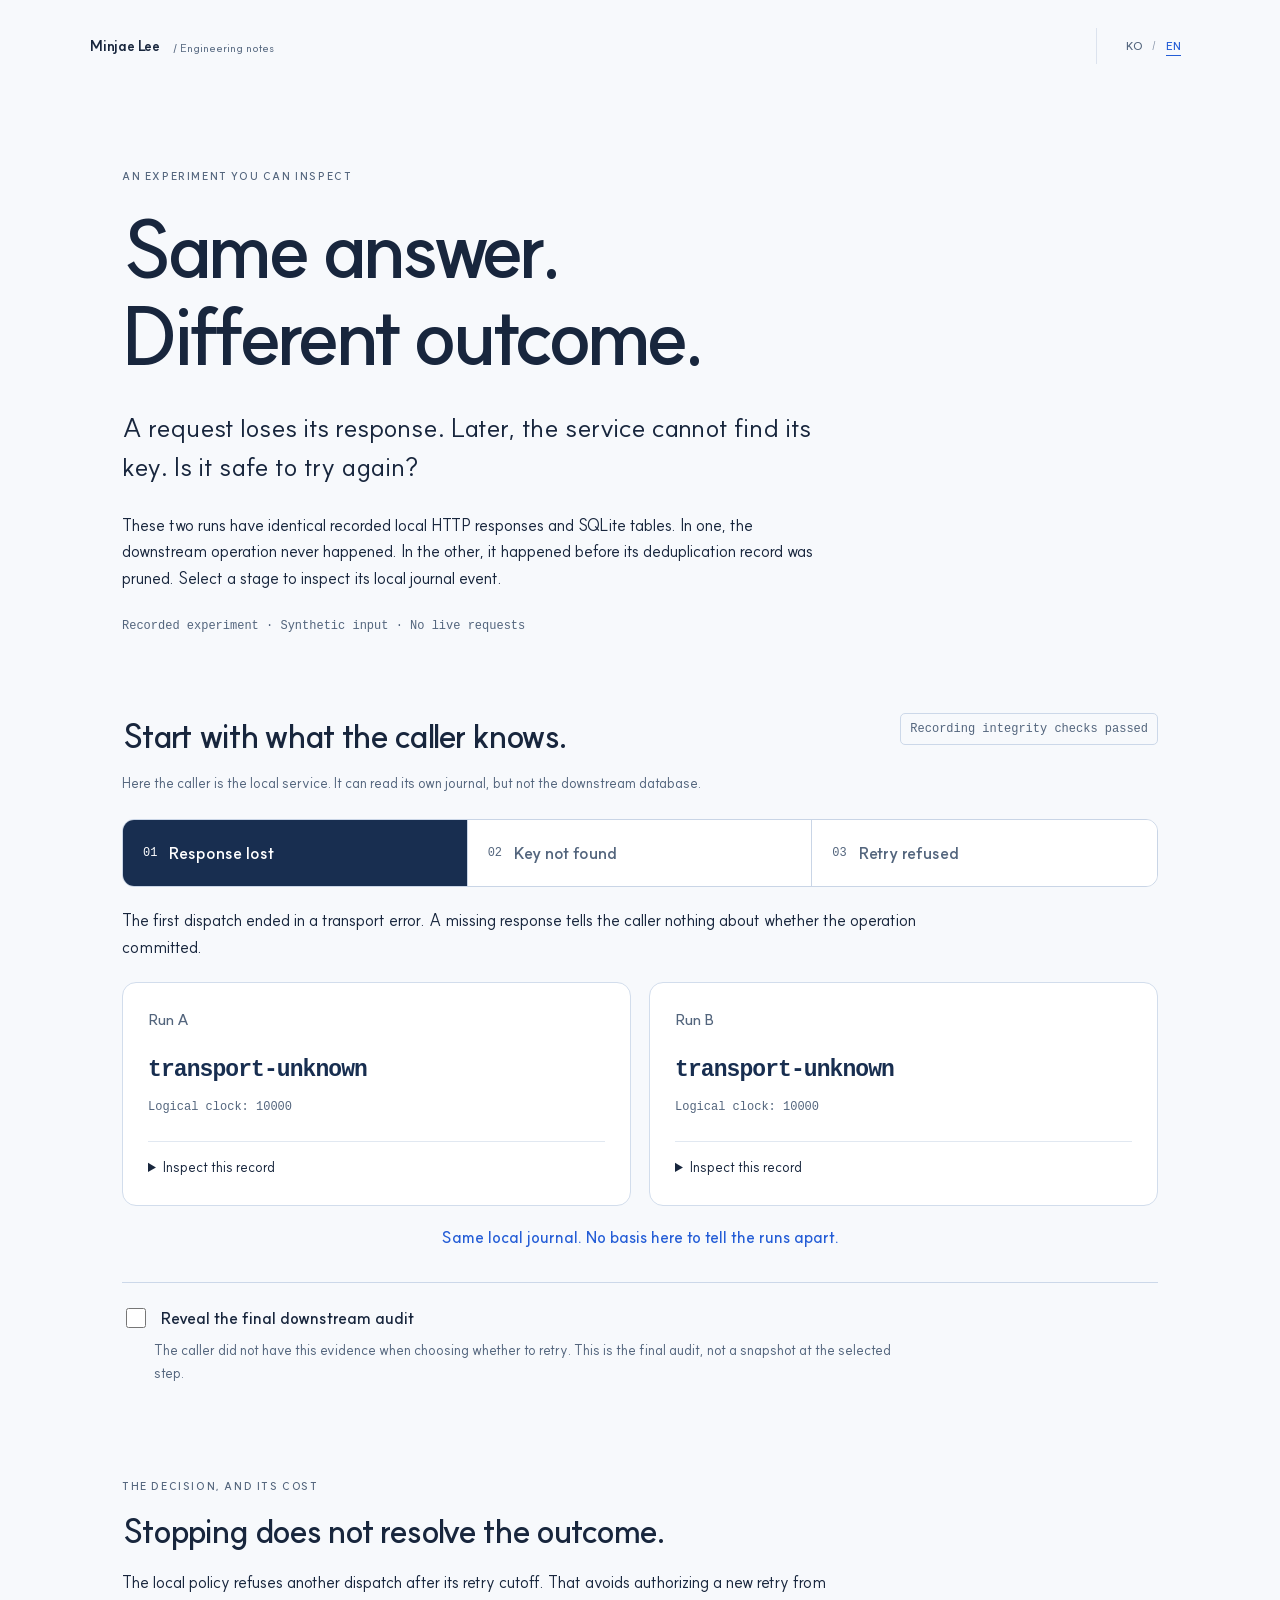
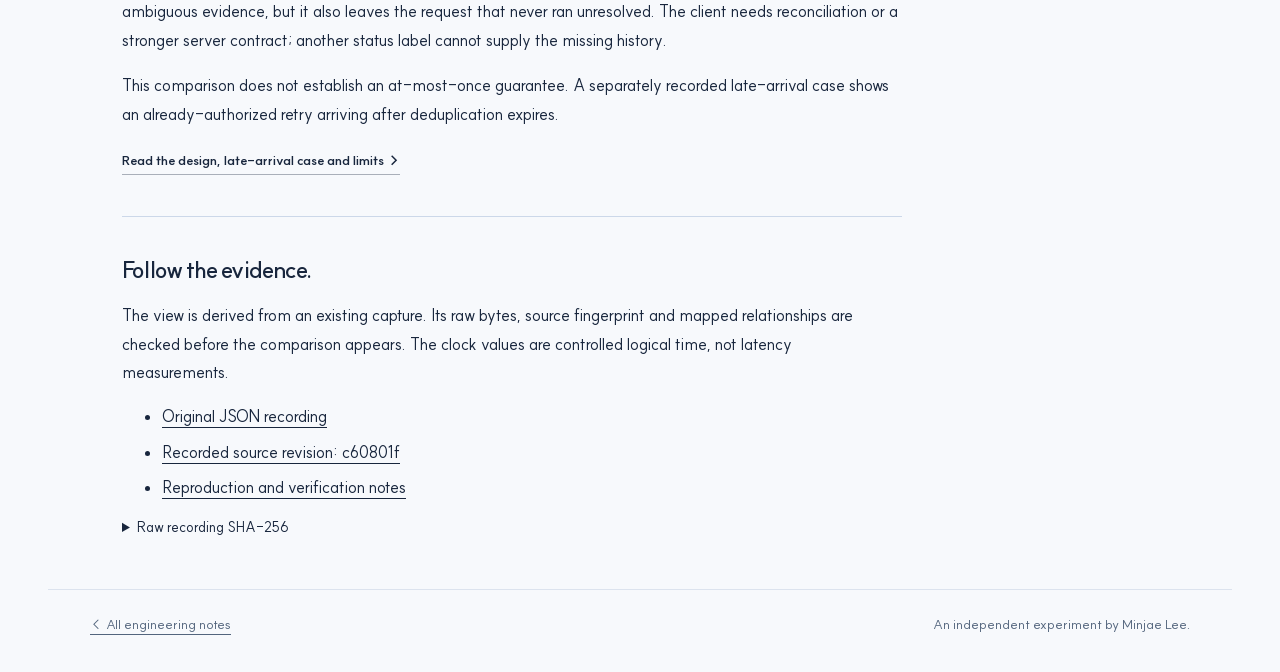
<file: research/what-the-client-knows/index.html>
<!doctype html>
<html lang="en">
  <head>
    <meta charset="utf-8" />
    <meta name="viewport" content="width=device-width, initial-scale=1" />
    <meta name="color-scheme" content="light" />
    <meta property="og:type" content="article" />
    <meta property="og:title" content="Same answer. Different outcome." />
    <meta
      property="og:description"
      content="Two runs return the same local evidence. A final audit finds zero effects in one and one in the other. Compare the recorded HTTP and SQLite traces."
    />
    <meta
      property="og:url"
      content="https://minjae-lee-kr.github.io/research/what-the-client-knows/"
    />
    <meta
      property="og:image"
      content="https://minjae-lee-kr.github.io/assets/social/client-knowledge.png"
    />
    <meta property="og:image:width" content="1200" />
    <meta property="og:image:height" content="630" />
    <meta
      property="og:image:alt"
      content="Two locally indistinguishable runs both report absence. Their final downstream audits show zero effects and one effect."
    />
    <meta name="twitter:card" content="summary_large_image" />
    <title>Same answer. Different outcome. — Minjae Lee</title>
    <meta
      name="description"
      content="Compare two real recorded runs: identical local evidence, different downstream outcomes. An independent HTTP and SQLite experiment."
    />
    <link
      rel="canonical"
      href="https://minjae-lee-kr.github.io/research/what-the-client-knows/"
    />
    <link rel="icon" href="../../assets/mark.svg" type="image/svg+xml" />
    <link rel="stylesheet" href="../../styles.css" />
    <link rel="stylesheet" href="comparison.css" />
    <script type="module" src="comparison.js"></script>
  </head>
  <body>
    <a class="skip" href="#comparison" data-copy="skip"
      >Skip to the comparison</a
    >
    <header class="site-header wrap">
      <a class="wordmark" href="../../"
        >Minjae Lee
        <span class="wordmark-role" data-copy="back"
          >/ Engineering notes</span
        ></a
      >
      <div class="languages" role="group" aria-label="Language">
        <button type="button" data-language="ko" lang="ko" aria-pressed="false">
          KO</button
        ><span aria-hidden="true">/</span
        ><button type="button" data-language="en" aria-pressed="true">
          EN
        </button>
      </div>
    </header>
    <main class="wrap research">
      <section class="research-intro">
        <p class="eyebrow" data-copy="eyebrow">AN EXPERIMENT YOU CAN INSPECT</p>
        <h1 data-copy="title">Same answer.<br />Different outcome.</h1>
        <p class="standfirst" data-copy="lead">
          A request loses its response. Later, the service cannot find its key.
          Is it safe to try again?
        </p>
        <p data-copy="context">
          These two runs have identical recorded local HTTP responses and SQLite
          tables. In one, the downstream operation never happened. In the other,
          it happened before its deduplication record was pruned. Select a stage
          to inspect its local journal event.
        </p>
        <p class="record-label" data-copy="recordLabel">
          Recorded experiment · Synthetic input · No live requests
        </p>
      </section>
      <section id="comparison" aria-labelledby="comparison-title">
        <div class="comparison-heading">
          <h2 id="comparison-title" data-copy="compareTitle">
            Start with what the caller knows.
          </h2>
          <span class="record-badge" id="integrity" role="status"
            >Checking recording…</span
          >
        </div>
        <p class="caller-scope" data-copy="callerScope">
          Here the caller is the local service. It can read its own journal, but
          not the downstream database.
        </p>
        <div
          class="stage-controls"
          role="group"
          aria-label="Recorded stage"
          id="stages"
        >
          <button type="button" data-stage="unknown" aria-pressed="true">
            <span>01</span><b data-copy="unknown">Response lost</b>
          </button>
          <button type="button" data-stage="absent" aria-pressed="false">
            <span>02</span><b data-copy="absent">Key not found</b>
          </button>
          <button type="button" data-stage="refused" aria-pressed="false">
            <span>03</span><b data-copy="refused">Retry refused</b>
          </button>
        </div>
        <p class="stage-explanation" id="stage-explanation"></p>
        <div id="runs" class="run-grid" aria-busy="true"></div>
        <p class="equality" id="equality" aria-live="polite"></p>
        <div class="audit-control">
          <label
            ><input type="checkbox" id="audit" /><span data-copy="auditToggle"
              >Reveal the final downstream audit</span
            ></label
          >
          <p data-copy="auditCaution">
            The caller did not have this evidence when choosing whether to
            retry. This is the final audit, not a snapshot at the selected step.
          </p>
        </div>
        <div id="audit-results" hidden></div>
      </section>
      <section class="judgment" aria-labelledby="judgment-title">
        <p class="eyebrow" data-copy="decisionLabel">
          THE DECISION, AND ITS COST
        </p>
        <h2 id="judgment-title" data-copy="decisionTitle">
          Stopping does not resolve the outcome.
        </h2>
        <p data-copy="decisionBody">
          The local policy refuses another dispatch after its retry cutoff. That
          avoids authorizing a new retry from ambiguous evidence, but it also
          leaves the request that never ran unresolved. The client needs
          reconciliation or a stronger server contract; another status label
          cannot supply the missing history.
        </p>
        <p data-copy="limit">
          This comparison does not establish an at-most-once guarantee. A
          separately recorded late-arrival case shows an already-authorized
          retry arriving after deduplication expires.
        </p>
        <a
          class="text-link"
          href="../../notes/retention-boundary/"
          data-copy="fullNote"
          >Read the design, late-arrival case and limits →</a
        >
      </section>
      <section class="provenance" aria-labelledby="provenance-title">
        <h2 id="provenance-title" data-copy="provenance">
          Follow the evidence.
        </h2>
        <p data-copy="source">
          The view is derived from an existing capture. Its raw bytes, source
          fingerprint and mapped relationships are checked before the comparison
          appears. The clock values are controlled logical time, not latency
          measurements.
        </p>
        <ul>
          <li>
            <a
              href="../../notes/retention-boundary/recording/evidence.json"
              data-copy="raw"
              >Original JSON recording</a
            >
          </li>
          <li>
            <a
              href="https://github.com/minjae-lee-kr/intent-recovery-lab/tree/c60801f969ab0223812bb4fa609c2de3e7651c91"
              data-copy="revision"
              >Recorded source revision: c60801f</a
            >
          </li>
          <li>
            <a
              href="https://github.com/minjae-lee-kr/intent-recovery-lab/blob/fb4373e82951d2d1822177c88e9f34b263fa609d/docs/retention-boundary.md"
              data-copy="reproduce"
              >Reproduction and verification notes</a
            >
          </li>
        </ul>
        <details>
          <summary data-copy="hashLabel">Raw recording SHA-256</summary>
          <code id="recording-hash"></code>
        </details>
      </section>
      <noscript
        ><p>
          This comparison requires JavaScript to validate its recording.
          <a href="../../notes/retention-boundary/"
            >Read the bilingual static note.</a
          >
        </p></noscript
      >
    </main>
    <footer class="wrap research-footer">
      <a href="../../" data-copy="home">← All engineering notes</a
      ><span data-copy="footer">An independent experiment by Minjae Lee.</span>
    </footer>
  </body>
</html>
</file>
<file: styles.css>
@font-face {
  font-family: SUIT;
  src: url("assets/fonts/SUIT-Variable.woff2") format("woff2");
  font-weight: 100 900;
  font-style: normal;
  font-display: swap;
}
:root {
  color-scheme: light;
  --ink: #18263d;
  --muted: #53657d;
  --paper: #f7f9fc;
  --line: #dce3ee;
  --accent: #245dd6;
  --blue: #245dd6;
  --ease: cubic-bezier(0.2, 0.65, 0.3, 1);
}
* {
  box-sizing: border-box;
}
html {
  scroll-behavior: auto;
  scroll-padding-top: 32px;
}
body {
  margin: 0;
  background: var(--paper);
  color: var(--ink);
  font:
    16px/1.65 SUIT,
    system-ui,
    -apple-system,
    BlinkMacSystemFont,
    "Segoe UI",
    sans-serif;
  -webkit-font-smoothing: antialiased;
}
::selection {
  background: #dbe7ff;
  color: #18263d;
}
a {
  color: inherit;
  text-underline-offset: 5px;
  text-decoration-thickness: 1px;
}
button,
input {
  font: inherit;
}
button {
  cursor: pointer;
}
a,
button {
  -webkit-tap-highlight-color: transparent;
}
a:focus-visible,
button:focus-visible,
input:focus-visible,
summary:focus-visible {
  outline: 3px solid var(--blue);
  outline-offset: 5px;
}
.wrap {
  max-width: 1184px;
  margin-inline: auto;
  padding-inline: 42px;
}
.skip {
  position: fixed;
  top: -100px;
  left: 20px;
  padding: 12px 20px;
  background: var(--ink);
  color: white;
  z-index: 100;
}
.skip:focus {
  top: 16px;
}
.site-header {
  display: flex;
  align-items: center;
  gap: 34px;
  padding-block: 28px;
}
.wordmark {
  display: flex;
  align-items: center;
  gap: 13px;
  text-decoration: none;
  font-weight: 760;
  line-height: 1.3;
  font-size: 14px;
  letter-spacing: -0.2px;
}
.monogram {
  width: 42px;
  height: 42px;
  background: var(--ink);
  color: var(--paper);
  border-radius: 6px;
  display: grid;
  grid-auto-flow: column;
  align-items: center;
  justify-content: center;
  font-size: 22px;
  letter-spacing: -1.8px;
}
.monogram span {
  color: #8ab6ff;
}
.wordmark-role {
  display: block;
  font-size: 11px;
  font-weight: 470;
  color: var(--muted);
  margin-top: 4px;
  letter-spacing: 0;
}
nav {
  margin-left: auto;
  display: flex;
  align-items: center;
  gap: 28px;
  font-size: 12px;
  font-weight: 630;
}
nav a {
  text-decoration: none;
  position: relative;
  padding-block: 8px;
}
nav a::after {
  content: "";
  position: absolute;
  bottom: 4px;
  left: 0;
  right: 0;
  height: 1px;
  background: currentColor;
  transform: scaleX(0);
  transform-origin: left;
  transition: transform 0.2s ease;
}
nav a:hover::after {
  transform: scaleX(1);
}
.languages {
  display: flex;
  align-items: center;
  gap: 1px;
  font-size: 10px;
  color: #8290a5;
  border-left: 1px solid var(--line);
  padding-left: 21px;
}
.languages button {
  min-height: 36px;
  min-width: 33px;
  border: 0;
  background: transparent;
  font-size: 11px;
  font-weight: 650;
  color: var(--muted);
  padding: 5px;
  transition: color 0.15s;
}
.languages button[aria-pressed="true"] {
  color: var(--accent);
  text-decoration: underline;
  text-underline-offset: 5px;
}
.hero {
  padding-top: 64px;
  padding-bottom: 64px;
  display: grid;
  grid-template-columns: minmax(0, 1fr) 260px;
  column-gap: 40px;
  align-items: end;
}
.eyebrow {
  font-size: 10px;
  font-weight: 700;
  letter-spacing: 1.6px;
  line-height: 1.7;
  margin: 0;
  color: var(--muted);
}
h1 {
  font-size: clamp(56px, 6.6vw, 83px);
  font-weight: 650;
  line-height: 1.09;
  letter-spacing: -4.5px;
  margin: 25px 0 0;
  position: relative;
  word-break: keep-all;
}
.hero-accent {
  color: var(--accent);
}
.hero-intro {
  position: relative;
  padding-top: 17px;
}
.hero-intro p {
  font-size: 15px;
  line-height: 1.8;
  margin: 0;
  word-break: keep-all;
  letter-spacing: -0.15px;
}
.hero-intro .specialties {
  font-size: 11px;
  line-height: 1.8;
  color: var(--muted);
  margin: 16px 0 22px;
}
.text-link {
  display: inline-flex;
  align-items: center;
  gap: 16px;
  text-decoration: none;
  font-size: 13px;
  font-weight: 720;
  line-height: 1.5;
  padding-block: 7px;
  position: relative;
}
.text-link::after {
  content: "";
  position: absolute;
  height: 1px;
  background: currentColor;
  bottom: 3px;
  left: 0;
  right: 0;
  opacity: 0.35;
  transform-origin: left;
  transition: opacity 160ms ease-out;
}
.text-link:hover::after {
  opacity: 1;
}
.text-link > span:last-child {
  transition: transform 160ms ease-out;
}
.text-link:hover > span:last-child {
  transform: translate(2px, -2px);
}
.play-section {
  padding-block: 20px 0;
}
.play-heading {
  display: flex;
  align-items: baseline;
  justify-content: space-between;
  gap: 20px;
  margin-bottom: 20px;
}
.play-heading h2 {
  font-size: 15px;
  font-weight: 600;
  letter-spacing: -0.25px;
  margin: 0;
}
.margin-note {
  font-size: 12px;
  color: var(--accent);
  white-space: nowrap;
}
.work-section {
  padding-block: 88px 72px;
}
.section-heading {
  display: grid;
  grid-template-columns: 1fr 260px;
  gap: 40px;
  align-items: end;
  padding-bottom: 34px;
  border-bottom: 1px solid var(--ink);
}
h2 {
  font-size: clamp(27px, 3.3vw, 39px);
  letter-spacing: -1.35px;
  line-height: 1.27;
  font-weight: 620;
  margin: 14px 0 0;
  word-break: keep-all;
  text-wrap: balance;
}
.section-heading p {
  font-size: 13px;
  color: var(--muted);
  line-height: 1.85;
  margin: 0;
  word-break: keep-all;
}
.project {
  display: grid;
  grid-template-columns: 210px minmax(0, 1fr);
  gap: 50px;
  border-bottom: 1px solid var(--line);
  padding: 43px 0 38px;
}
.project-index {
  display: flex;
  flex-direction: column;
  align-items: flex-start;
  gap: 18px;
}
.project-number {
  font-size: 64px;
  line-height: 1;
  font-weight: 380;
  letter-spacing: -5px;
  color: #64748b;
  font-variant-numeric: tabular-nums;
  transition: color 160ms ease-out;
}
.project:hover .project-number,
.project:focus-within .project-number {
  color: var(--accent);
}
.project-name {
  font-size: 12px;
  font-weight: 650;
  color: var(--muted);
}
.project h3 {
  font-size: clamp(25px, 2.7vw, 33px);
  font-weight: 620;
  line-height: 1.3;
  letter-spacing: -0.9px;
  word-break: keep-all;
  text-wrap: balance;
  max-width: 660px;
  margin: 10px 0 15px;
}
.project .description {
  font-size: 14px;
  line-height: 1.85;
  color: var(--muted);
  max-width: 610px;
  margin: 0;
  word-break: keep-all;
}
.project-tech {
  font-size: 10px;
  color: var(--muted);
  margin: 17px 0 18px;
  line-height: 1.8;
}
.project-links {
  display: flex;
  flex-wrap: wrap;
  align-items: center;
  gap: 26px;
}
.source-link {
  font-size: 12px;
  color: var(--muted);
  text-decoration: none;
  padding-block: 8px;
}
.source-link:hover {
  color: var(--ink);
  text-decoration: underline;
}
.evidence-details {
  margin-top: 17px;
  font-size: 11px;
  color: var(--muted);
}
.evidence-details summary {
  cursor: pointer;
  width: fit-content;
  padding-block: 5px;
}
.evidence-details summary:hover {
  color: var(--ink);
}
.evidence-links {
  display: flex;
  align-items: center;
  flex-wrap: wrap;
  gap: 9px 20px;
  padding: 10px 0 0;
}
.source-revision {
  font-family: ui-monospace, Consolas, monospace;
  font-size: 9px;
}
.small-project {
  display: grid;
  grid-template-columns: 210px 1fr auto;
  gap: 50px;
  align-items: center;
  margin-top: 45px;
  padding: 25px 0;
}
.tool-symbol {
  display: flex;
  align-items: center;
  gap: 13px;
  font:
    46px/1 Georgia,
    serif;
  letter-spacing: -3px;
  color: var(--ink);
}
.tool-symbol span {
  color: var(--accent);
  font-size: 25px;
}
.small-project h3 {
  font-size: 20px;
  font-weight: 640;
  letter-spacing: -0.5px;
  margin: 7px 0;
}
.small-project p {
  font-size: 13px;
  line-height: 1.85;
  color: var(--muted);
  margin: 0;
  max-width: 410px;
  word-break: keep-all;
}
.small-project .text-link {
  font-size: 12px;
}
.about {
  border-top: 1px solid var(--ink);
  padding-block: 60px 70px;
  display: grid;
  grid-template-columns: 210px minmax(0, 1fr);
  gap: 50px;
}
.about-aside {
  display: flex;
  flex-direction: column;
  align-items: flex-start;
}
.about-aside .eyebrow {
  max-width: 155px;
}
.about-body {
  max-width: 650px;
}
.about h2 {
  font-size: 36px;
  margin: 0 0 25px;
  line-height: 1.3;
  text-wrap: balance;
}
.about-body p {
  font-size: 15px;
  line-height: 1.9;
  word-break: keep-all;
  color: var(--muted);
  margin: 15px 0;
}
.about-links {
  display: flex;
  flex-wrap: wrap;
  align-items: center;
  gap: 22px;
  margin-top: 23px;
}
.about-links > a:last-child {
  font-size: 12px;
  color: var(--muted);
  text-decoration: none;
}
footer {
  border-top: 1px solid var(--line);
  padding-block: 30px 40px;
  display: flex;
  justify-content: space-between;
  gap: 60px;
  font-size: 11px;
  color: var(--muted);
}
footer p {
  margin: 8px 0 0;
}
.footer-name {
  display: inline-flex;
  gap: 30px;
  text-decoration: none;
  color: var(--ink);
  font-size: 13px;
  font-weight: 700;
}
.disclosure {
  max-width: 390px;
  line-height: 1.8;
  word-break: keep-all;
}
html:lang(ko) h1 {
  font-size: clamp(45px, 5.4vw, 65px);
  letter-spacing: -2.9px;
  line-height: 1.24;
}
html:lang(ko) .hero-intro p {
  font-size: 14px;
}
html:lang(ko) .hero-intro .specialties {
  font-size: 11px;
}
html:lang(ko) .eyebrow {
  letter-spacing: 1px;
}
html:lang(ko) .project h3 {
  font-size: 30px;
  line-height: 1.4;
}
@media (min-width: 1000px) {
  .hero-heading {
    padding-bottom: 8px;
  }
}
@media (max-width: 1000px) {
  .hero {
    grid-template-columns: 1fr;
    padding-top: 50px;
    gap: 30px;
  }
  .hero-intro {
    max-width: 580px;
    padding-left: 0;
  }
  .hero-intro .specialties {
    margin: 10px 0;
  }
  .hero-intro .text-link {
    margin-top: 5px;
  }
  h1 {
    font-size: clamp(62px, 8.5vw, 84px);
  }
  html:lang(ko) h1 {
    font-size: clamp(52px, 7.3vw, 76px);
  }
  .project,
  .about {
    grid-template-columns: 160px 1fr;
    gap: 35px;
  }
  .small-project {
    grid-template-columns: 160px 1fr;
    gap: 35px;
  }
  .small-project > .text-link {
    grid-column: 2;
    justify-self: start;
    margin-top: -20px;
  }
}
@media (max-width: 700px) {
  .wrap {
    padding-inline: 24px;
  }
  .site-header {
    padding-block: 20px;
    gap: 18px;
    flex-wrap: wrap;
  }
  .wordmark {
    font-size: 13px;
  }
  .monogram {
    width: 36px;
    height: 36px;
    font-size: 20px;
  }
  .wordmark-role {
    font-size: 10px;
  }
  nav {
    order: 3;
    flex-basis: 100%;
    justify-content: flex-start;
    gap: 25px;
    font-size: 11px;
  }
  .languages {
    margin-left: auto;
    border: 0;
    padding-left: 0;
  }
  .hero {
    padding-top: 29px;
    padding-bottom: 47px;
    gap: 22px;
  }
  h1 {
    font-size: clamp(32px, 8.3vw, 54px);
    letter-spacing: -1.7px;
    margin-top: 20px;
    line-height: 1.14;
  }
  html:lang(ko) h1 {
    font-size: clamp(29px, 8.2vw, 53px);
    letter-spacing: -1.55px;
    line-height: 1.3;
  }
  .eyebrow {
    font-size: 9px;
  }
  .hero-intro {
    max-width: 440px;
  }
  .hero-intro p {
    font-size: 14px;
  }
  .play-section {
    padding-top: 0;
  }
  .play-heading {
    display: block;
    margin-bottom: 14px;
  }
  .play-heading h2 {
    font-size: 14px;
  }
  .margin-note {
    display: block;
    width: fit-content;
    margin-top: 5px;
    font-size: 11px;
  }
  .work-section {
    padding-block: 65px 45px;
  }
  .section-heading {
    display: block;
    padding-bottom: 26px;
  }
  .section-heading h2 {
    font-size: 29px;
  }
  .section-heading p {
    margin-top: 15px;
    max-width: 380px;
    font-size: 12px;
  }
  .project {
    grid-template-columns: 1fr;
    gap: 18px;
    padding-block: 28px;
  }
  .project-index {
    flex-direction: row;
    align-items: center;
    gap: 16px;
  }
  .project-number {
    font-size: 32px;
    letter-spacing: -2px;
  }
  .project-name {
    font-size: 11px;
  }
  .project h3,
  html:lang(ko) .project h3 {
    font-size: 26px;
    line-height: 1.35;
    max-width: 540px;
    letter-spacing: -0.7px;
  }
  .project .description {
    font-size: 13px;
  }
  .project-tech {
    font-size: 9px;
  }
  .project-links {
    gap: 18px;
  }
  .text-link {
    font-size: 12px;
  }
  .small-project {
    grid-template-columns: 1fr;
    gap: 20px;
    margin-top: 30px;
    padding-block: 10px;
  }
  .tool-symbol {
    font-size: 34px;
    gap: 11px;
  }
  .small-project > .text-link {
    grid-column: 1;
    margin-top: -10px;
  }
  .small-project p {
    font-size: 12px;
  }
  .about {
    grid-template-columns: 1fr;
    gap: 23px;
    padding-block: 35px 43px;
  }
  .about-aside {
    flex-direction: row;
    align-items: center;
    justify-content: space-between;
  }
  .about-aside .eyebrow {
    max-width: none;
  }
  .about h2 {
    font-size: 29px;
    margin-bottom: 20px;
  }
  .about-body p {
    font-size: 14px;
  }
  .about-links {
    gap: 17px;
  }
  footer {
    display: block;
    padding-block: 25px 32px;
  }
  .disclosure {
    margin-top: 22px;
    max-width: 400px;
    font-size: 10px;
  }
}
@media (prefers-reduced-motion: reduce) {
  html {
    scroll-behavior: auto;
  }
  *,
  *::before,
  *::after {
    animation: none !important;
    transition: none !important;
  }
}

.record-feature {
  display: grid;
  grid-template-columns: 1.2fr 0.8fr;
  gap: 52px;
  padding-block: 42px;
  border-block: 1px solid #ccd8e9;
}
.record-feature-body {
  max-width: 660px;
}
.record-feature h2 {
  font-size: clamp(26px, 3.5vw, 40px);
  letter-spacing: -0.045em;
  line-height: 1.25;
  margin: 14px 0;
}
.record-feature p:not(.eyebrow) {
  color: #53657d;
  line-height: 1.8;
  margin-bottom: 22px;
}
.record-feature-related {
  border-left: 1px solid #ccd8e9;
  padding-left: 34px;
}
.record-feature-related h3 {
  font-size: 24px;
  line-height: 1.35;
  letter-spacing: -0.035em;
  margin: 14px 0;
}
.record-feature-related p {
  font-size: 14px;
}
html:lang(ko) .record-feature {
  word-break: keep-all;
  overflow-wrap: break-word;
}
.record-feature h2,
.record-feature h3 {
  text-wrap: balance;
}
.mini-response {
  display: flex;
  gap: 8px;
  font:
    13px/1.3 ui-monospace,
    Consolas,
    "Liberation Mono",
    monospace;
  color: #245dd6;
}
.mini-response i,
.mini-response b {
  font-style: normal;
  font-weight: 500;
  padding: 8px 14px;
  border: 1px solid #b9cee9;
  border-radius: 5px;
}
.mini-response b {
  border-style: dashed;
  background: #edf3fb;
  color: #53657d;
}
.record-related-item + .record-related-item {
  border-top: 1px solid #ccd8e9;
  margin-top: 32px;
  padding-top: 26px;
}
.mini-state {
  font:
    13px/1.6 ui-monospace,
    Consolas,
    "Liberation Mono",
    monospace;
  color: #53657d;
}
.mini-state b {
  color: #245dd6;
  padding-inline: 8px;
}
.record-pair {
  display: grid;
  grid-template-columns: 1fr 1fr;
  gap: 10px;
  margin-top: 42px;
  max-width: 420px;
}
.record-pair-label {
  grid-column: 1 / -1;
  font-size: 11px;
  color: #53657d;
  letter-spacing: 0.08em;
  margin-bottom: 8px;
}
.record-pair > div {
  display: flex;
  flex-direction: column;
  padding: 16px 22px;
  background: #edf3fb;
  border: 1px solid #c7d7ed;
  border-radius: 9px;
}
.record-pair > div > span {
  font:
    12px/1.5 ui-monospace,
    Consolas,
    "Liberation Mono",
    monospace;
  color: #53657d;
}
.record-pair strong {
  color: #245dd6;
  font-size: 76px;
  font-weight: 500;
  line-height: 1.1;
  letter-spacing: -0.06em;
}
@media (max-width: 650px) {
  .record-feature {
    grid-template-columns: 1fr;
    gap: 0;
    padding-block: 28px;
  }
  .record-feature-related {
    border-left: 0;
    border-top: 1px solid #ccd8e9;
    padding: 24px 0 0;
    margin-top: 26px;
  }
  .record-feature p:not(.eyebrow) {
    font-size: 14px;
  }
}

/* A follow-up reading path, not an additional flagship project. */
.react-followup { display:grid; grid-template-columns: 1fr 1fr; gap:56px; padding-block:38px; border-top:1px solid #ccd8e9; }
.react-followup h2 { font-size:clamp(23px,2.5vw,34px); line-height:1.35; letter-spacing:-.035em; margin:12px 0 0; max-width:24ch; text-wrap:balance; }
.react-followup p:not(.eyebrow) { margin:0 0 20px; color:#4c617d; line-height:1.85; }
@media(max-width:650px) { .react-followup { grid-template-columns:1fr; gap:20px; padding-block:28px; } .react-followup p:not(.eyebrow) { font-size:14px; } }
.react-links {
  display: flex;
  flex-wrap: wrap;
  align-items: flex-start;
  gap: 16px 28px;
}

/* Work in progress stays distinct from the recorded public experiments. */
.verifyflow { margin-block: 12px 72px; }
.vf-surface { word-break: keep-all; overflow-wrap: anywhere; border: 1px solid var(--line); border-top: 3px solid var(--accent); background: #fff; padding: 38px; display: grid; grid-template-columns: 1.1fr 1fr; gap: 24px 56px; }
.vf-status { color: var(--accent); font-size: 11px; letter-spacing: .1em; }
.vf-name { font-size: 19px; font-weight: 750; margin: 22px 0 10px; }
.vf-name span { color: var(--muted); font-size: 12px; font-weight: 450; }
.vf-intro h2 { font-size: clamp(26px, 3vw, 38px); line-height: 1.25; letter-spacing: -.04em; margin: 0 0 18px; word-break: keep-all; }
.vf-intro > p:not(.vf-name):not(.vf-status) { color: var(--muted); margin-bottom: 24px; }
.vf-intro .text-link { font-size: 13px; }
.vf-notebook > div { position: relative; padding: 0 0 18px 32px; margin-bottom: 18px; border-bottom: 1px solid var(--line); }
.vf-notebook > div:last-child { margin-bottom: 0; padding-bottom: 0; border: 0; }
.vf-index { position: absolute; left: 0; top: 2px; color: var(--accent); font-size: 11px; font-variant-numeric: tabular-nums; }
.vf-notebook h3 { font-size: 14px; margin: 0 0 6px; }
.vf-notebook p { font-size: 14px; line-height: 1.7; margin: 0; color: var(--muted); }
.vf-scope { grid-column: 1 / -1; border-top: 1px solid var(--line); padding-top: 18px; font-size: 13px; color: var(--muted); }
.vf-scope summary { cursor: pointer; color: var(--ink); font-weight: 650; width: fit-content; }
.vf-scope p { max-width: 78ch; margin: 14px 0 0; }
@media (max-width: 720px) {
  .vf-surface { padding: 24px 20px; grid-template-columns: 1fr; gap: 28px; }
  .verifyflow { margin-bottom: 48px; }
  .vf-name { margin-top: 16px; }
}
</file>
<file: workbench.css>
.wb {
  --wb-paper: #f7f9fc;
  --wb-ink: #18263d;
  --wb-muted: #53657d;
  --wb-line: #dce3ee;
  --wb-accent: #245dd6;
  --wb-blue: #245dd6;
  color: var(--wb-ink);
  background: var(--wb-paper);
  padding: 8px 0 34px;
  border-top: 1px solid var(--wb-line);
  border-bottom: 1px solid var(--wb-line);
}
.wb *,
.wb *::before,
.wb *::after {
  box-sizing: border-box;
}
.wb-panels {
  display: grid;
}
/* Inactive panels still reserve their size. Switching examples does not move
   the following section or the reader's scroll position. Inert + visibility
   remove inactive content from focus, hit testing and the accessibility tree. */
.wb-panel[hidden] {
  display: grid !important;
  visibility: hidden;
  pointer-events: none;
}
.wb-toolbar {
  display: flex;
  align-items: center;
  justify-content: space-between;
  gap: 32px;
  border-bottom: 1px solid var(--wb-line);
}
.wb-project,
.wb-paper-label {
  font-size: 11px;
  font-weight: 650;
  letter-spacing: 1.3px;
  line-height: 1.5;
}
.wb-disclosure {
  color: var(--wb-muted);
  font-size: 11px;
  line-height: 1.6;
  margin: 0;
  max-width: 238px;
  text-wrap: pretty;
}
.wb-tabs {
  position: relative;
  display: grid;
  grid-template-columns: repeat(3, minmax(0, 1fr));
  flex: 1;
  max-width: 440px;
  min-width: 340px;
}
.wb-tabs::after {
  content: "";
  position: absolute;
  bottom: -1px;
  left: 0;
  width: 33.333333%;
  height: 2px;
  background: var(--wb-accent);
  transform: translateX(calc(var(--wb-tab-index, 0) * 100%));
  transition: transform 160ms ease-out;
}
.wb-tab {
  position: relative;
  display: inline-flex;
  align-items: center;
  justify-content: center;
  gap: 10px;
  min-width: 0;
  min-height: 48px;
  padding: 10px 1px 16px;
  border: 0;
  background: transparent;
  color: var(--wb-muted);
  font: inherit;
  font-size: 13px;
  font-weight: 550;
  cursor: pointer;
}
.wb-tab-number {
  font-size: 10px;
  font-variant-numeric: tabular-nums;
  opacity: 0.65;
  flex-shrink: 0;
}
.wb-tab[aria-selected="true"] {
  color: var(--wb-ink);
}
.wb :is(button, a, input, [role="tabpanel"]):focus-visible {
  outline: 2px solid var(--wb-blue);
  outline-offset: 5px;
}
.wb-panel {
  grid-area: 1 / 1;
  display: grid;
  grid-template-columns: minmax(0, 0.88fr) minmax(0, 1.12fr);
  column-gap: clamp(32px, 5vw, 76px);
  row-gap: 28px;
  grid-template-rows: 1fr auto;
  align-content: start;
  padding: 32px 0 4px;
}
.wb-copy {
  min-width: 0;
  padding-top: 2px;
}
.wb-project {
  margin: 0 0 14px;
  color: var(--wb-muted);
}
.wb-copy h3 {
  margin: 0 0 16px;
  max-width: 390px;
  font-size: clamp(24px, 2.8vw, 32px);
  line-height: 1.35;
  letter-spacing: -0.9px;
  font-weight: 650;
  text-wrap: pretty;
  word-break: keep-all;
}
.wb-body {
  margin: 0;
  font-size: 15px;
  line-height: 1.8;
  color: #4d607a;
  text-wrap: pretty;
  word-break: keep-all;
}
.wb-action {
  padding: 10px 15px;
  min-height: 44px;
  border: 1px solid var(--wb-ink);
  border-radius: 5px;
  background: var(--wb-ink);
  color: var(--wb-paper);
  font: inherit;
  font-size: 13px;
  font-weight: 550;
  cursor: pointer;
  text-align: left;
  line-height: 1.5;
  width: 100%;
  text-align: center;
  margin-top: 16px;
  transition: background-color 160ms ease-out;
}
.wb-action:hover {
  background: #24364e;
}
.wb-panel-footer {
  grid-column: 1 / -1;
  display: flex;
  align-items: start;
  justify-content: space-between;
  gap: 24px;
}
.wb-boundary {
  margin: 0;
  color: var(--wb-muted);
  font-size: 12px;
  line-height: 1.75;
  max-width: 680px;
  text-wrap: pretty;
}
.wb-record-link {
  display: inline-block;
  flex-shrink: 0;
  padding: 6px 0;
  color: var(--wb-ink);
  font-size: 12px;
  font-weight: 550;
  text-decoration: underline;
  text-decoration-color: #a9b8cf;
  text-underline-offset: 4px;
}
.wb-visual {
  min-width: 0;
  align-self: start;
}
.wb-route {
  display: flex;
  align-items: center;
  justify-content: space-between;
  gap: 12px;
  font-size: 11px;
  color: var(--wb-muted);
  margin: 0 0 14px;
}
.wb-lost {
  display: flex;
  align-items: center;
  gap: 12px;
  flex: 1;
  justify-content: center;
  color: #9d3159;
  white-space: nowrap;
}
.wb-lost::before,
.wb-lost::after {
  content: "";
  flex: 1;
  border-top: 1px dashed #c098b0;
}
.wb-receipt {
  position: relative;
  margin: 0;
  padding: 22px 24px;
  background: #fff;
  border: 1px solid #dce3ee;
  border-radius: 4px;
  transition: border-color 160ms ease-out;
}
.wb-paper-label {
  color: var(--wb-muted);
  margin: 0 0 19px;
}
.wb-receipt-title {
  display: block;
  font-size: clamp(21px, 2.5vw, 28px);
  line-height: 1.35;
  font-weight: 630;
  letter-spacing: -0.7px;
}
.wb-receipt-detail {
  font-size: 13px;
  line-height: 1.7;
  color: var(--wb-muted);
  max-width: 330px;
  margin: 12px 0 22px;
  min-height: 3.4em;
  text-wrap: pretty;
}
.wb-receipt-lines {
  display: grid;
  grid-template-columns: 1fr auto;
  gap: 10px 14px;
  font-size: 11px;
  line-height: 1.5;
  margin: 0;
  padding-top: 17px;
  border-top: 1px solid var(--wb-line);
}
.wb-receipt-lines dt {
  color: var(--wb-muted);
}
.wb-receipt-lines dd {
  margin: 0;
  font-weight: 550;
  text-align: right;
}
.wb-receipt[data-revealed="true"] {
  border-color: #95b0e9;
}
.wb-receipt[data-revealed="true"] .wb-receipt-title {
  color: var(--wb-blue);
}
.wb-code-sheet {
  background: #fff;
  border: 1px solid #dce3ee;
  padding: 23px 25px 0;
  border-radius: 3px;
}
.wb-code {
  font:
    13px/1.85 ui-monospace,
    SFMono-Regular,
    Consolas,
    monospace;
  margin: 0 0 22px;
  white-space: pre-wrap;
  overflow-wrap: anywhere;
  color: #24364e;
}
.wb-code code {
  font: inherit;
}
.wb-parameter {
  text-decoration-thickness: 1.5px;
  text-underline-offset: 4px;
}
[data-independent="true"] .wb-parameter {
  text-decoration-line: underline;
  text-decoration-style: wavy;
  text-decoration-color: var(--wb-accent);
}
.wb-policy {
  padding: 13px 0;
  border-top: 1px solid var(--wb-line);
}
.wb-policy-label {
  display: block;
  font-size: 11px;
  margin-bottom: 5px;
  color: var(--wb-muted);
}
.wb-options {
  display: block;
  font:
    11px/1.7 ui-monospace,
    SFMono-Regular,
    Consolas,
    monospace;
  overflow-wrap: anywhere;
}
.wb-check-verdict {
  margin: 0 -25px;
  padding: 17px 25px 19px;
  min-height: 108px;
  transition: background-color 160ms ease-out;
  border-top: 1px solid var(--wb-line);
  background: #edf3fa;
}
.wb-check-verdict strong {
  font-size: 17px;
  font-weight: 550;
  letter-spacing: -0.3px;
}
.wb-check-verdict p {
  font-size: 12px;
  line-height: 1.65;
  margin: 6px 0 0;
  color: var(--wb-muted);
  min-height: 3.3em;
}
[data-independent="true"] .wb-check-verdict {
  background: #f5eef5;
}
[data-independent="true"] .wb-check-verdict strong {
  color: #9d3159;
}
.wb-caption {
  color: var(--wb-muted);
  font-size: 11px;
  line-height: 1.65;
  margin: 13px 0 0;
  text-wrap: pretty;
}
.wb-timeline {
  --wb-progress: 33.333%;
  padding: 18px 0 10px;
}
.wb-axis {
  position: relative;
  height: 32px;
  margin-left: 100px;
  color: var(--wb-muted);
  font-size: 9px;
}
.wb-axis span {
  position: absolute;
  top: 0;
}
.wb-axis span:first-child {
  left: 0;
}
.wb-axis span:nth-child(2) {
  left: 33.333%;
  transform: translateX(-50%);
}
.wb-axis span:last-child {
  right: 0;
}
.wb-lane {
  display: grid;
  grid-template-columns: 100px minmax(0, 1fr);
  align-items: center;
  margin-bottom: 27px;
}
.wb-lane-label {
  font-size: 12px;
  color: var(--wb-muted);
}
.wb-track {
  position: relative;
  height: 15px;
  border-radius: 1px;
  background: #e1e8f2;
}
.wb-bar {
  display: block;
  height: 100%;
  background: #7388a4;
  width: min(var(--wb-progress), 33.333%);
  border-radius: inherit;
  transition: width 160ms ease-out;
}
.wb-wait-track {
  background: linear-gradient(to right, #e1e8f2 33.333%, transparent 33.333%);
}
.wb-wait-track::after {
  content: "";
  position: absolute;
  top: 7px;
  right: 0;
  width: 66.667%;
  border-top: 1px dashed #c8d3e3;
}
.wb-work-track {
  background: #e4edfc;
}
.wb-work-track .wb-bar {
  width: var(--wb-progress);
  background: var(--wb-blue);
}
.wb-cursor {
  position: absolute;
  left: var(--wb-progress);
  top: -9px;
  width: 1px;
  height: 33px;
  background: var(--wb-ink);
  z-index: 1;
  transition: left 160ms ease-out;
}
.wb-cursor::before {
  content: "";
  display: block;
  width: 5px;
  height: 5px;
  background: var(--wb-ink);
  border-radius: 50%;
  transform: translate(-2px, -1px);
}
.wb-permit {
  margin-left: 100px;
  display: flex;
  align-items: center;
  justify-content: space-between;
  border-top: 1px solid var(--wb-line);
  padding: 12px 0 0;
  font-size: 12px;
}
.wb-permit span {
  color: var(--wb-muted);
}
.wb-permit strong {
  font-weight: 550;
  color: #9d3159;
}
.wb-timeline[data-settled="true"] .wb-permit strong {
  color: var(--wb-blue);
}
.wb-range-label {
  display: block;
  margin-top: 24px;
  margin-bottom: 8px;
  font-size: 12px;
  font-weight: 550;
}
.wb-range {
  display: block;
  width: 100%;
  min-height: 44px;
  margin: 0;
  accent-color: var(--wb-blue);
  cursor: pointer;
}
.wb-phase {
  font-size: 13px;
  line-height: 1.7;
  margin: 10px 0 0;
  min-height: 3.4em;
  text-wrap: pretty;
}
.wb-sr {
  position: absolute;
  width: 1px;
  height: 1px;
  padding: 0;
  margin: -1px;
  overflow: hidden;
  clip-path: inset(50%);
  white-space: nowrap;
  border: 0;
}
@media (max-width: 720px) {
  .wb {
    padding: 6px 0 28px;
  }
  .wb-toolbar {
    display: block;
    border-bottom: 0;
  }
  .wb-disclosure {
    max-width: none;
    margin-top: 9px;
  }
  .wb-tabs {
    min-width: 0;
    max-width: none;
    border-bottom: 1px solid var(--wb-line);
  }
  .wb-tab {
    font-size: 12px;
    gap: 7px;
  }
  .wb-panel {
    grid-template-columns: 1fr;
    grid-template-rows: auto auto auto;
    gap: 20px;
    padding-top: 22px;
  }
  .wb-project {
    display: none;
  }
  .wb-panel-footer {
    flex-direction: column;
    gap: 8px;
  }
  .wb-copy h3 {
    max-width: 500px;
    font-size: 23px;
    margin-bottom: 10px;
    letter-spacing: -0.55px;
  }
  .wb-body {
    font-size: 14px;
    line-height: 1.7;
  }
  .wb-body,
  .wb-boundary {
    max-width: 580px;
  }
  .wb-visual {
    width: 100%;
    max-width: 550px;
    justify-self: center;
  }
  .wb-receipt {
    margin: 0;
    padding: 20px;
  }
  .wb-route {
    margin-inline: 0;
  }
  .wb-receipt-detail {
    margin-block: 10px 16px;
  }
  .wb-paper-label {
    margin-bottom: 12px;
  }
  .wb-check-verdict {
    min-height: 100px;
    padding-block: 14px;
  }
  .wb-code-sheet {
    padding-top: 18px;
  }
  .wb-code {
    line-height: 1.7;
    margin-bottom: 16px;
  }
  .wb-policy {
    padding-block: 10px;
  }
  .wb-timeline {
    padding-top: 8px;
  }
  .wb-range-label {
    margin-top: 16px;
  }
}
@media (max-width: 390px) {
  .wb-tab {
    font-size: 11px;
    gap: 5px;
  }
  .wb-receipt {
    padding: 22px 20px;
  }
  .wb-code-sheet {
    padding: 20px 18px 0;
  }
  .wb-check-verdict {
    margin: 0 -18px;
    padding: 16px 18px;
  }
  .wb-code {
    font-size: 12px;
  }
  .wb-lane {
    grid-template-columns: 86px minmax(0, 1fr);
  }
  .wb-axis,
  .wb-permit {
    margin-left: 86px;
  }
}
@media (prefers-reduced-motion: reduce) {
  .wb *,
  .wb *::before,
  .wb *::after {
    transition: none !important;
  }
}
@media (forced-colors: active) {
  .wb-tabs::after {
    display: none;
  }
  .wb-tab[aria-selected="true"] {
    text-decoration: underline;
    text-decoration-thickness: 2px;
    text-underline-offset: 5px;
  }
  .wb-work-track {
    outline: 1px solid CanvasText;
  }
  .wb-wait-track::before {
    content: "";
    position: absolute;
    inset: 0 auto 0 0;
    width: 33.333%;
    border: 1px solid CanvasText;
  }
  /* Preserve the plotted shapes using the reader's system palette. Leave
     text and native controls under the browser's forced-color handling. */
  .wb-bar,
  .wb-cursor,
  .wb-cursor::before {
    forced-color-adjust: none;
    background: CanvasText;
  }
  .wb-work-track .wb-bar {
    background: Highlight;
  }
}
</file>
<file: evidence/cancellation/debt.css>
:root{font-family:Inter,-apple-system,BlinkMacSystemFont,"Segoe UI","Noto Sans KR",sans-serif;color:#17253d;background:#f6f8fc;font-synthesis:none}*{box-sizing:border-box}body{margin:0}header{max-width:1160px;margin:auto;padding:28px 30px;display:flex;justify-content:space-between;align-items:center;border-bottom:1px solid #e3e8f0}.brand{font-size:13px;font-weight:750;letter-spacing:.07em;text-decoration:none;color:#20304b}.brand span{color:#8590a1;font-weight:500}button,select{font:inherit;font-size:14px;background:white;color:#233a5e;border:1px solid #d9e1ee;border-radius:9px;padding:10px 15px;cursor:pointer}button:disabled{opacity:.65;cursor:wait}button:hover:not(:disabled){border-color:#4478e4}button:focus-visible,select:focus-visible,summary:focus-visible,a:focus-visible,pre:focus-visible{outline:3px solid #4478e4;outline-offset:4px}main{max-width:1100px;margin:auto;padding:0 28px}.hero{padding:64px 0 36px;max-width:840px}.eyebrow{font-size:11px;font-weight:750;letter-spacing:.12em;text-transform:uppercase;color:#2b65cb}h1{font-size:clamp(34px,5vw,59px);letter-spacing:-.045em;line-height:1.18;margin:16px 0 23px;white-space:pre-line}p{line-height:1.7;margin:10px 0}.lede{font-size:19px;color:#506079;max-width:750px}.boundary{font-size:13px;color:#738097;margin-top:20px}.setup{padding:25px 28px;background:white;border:1px solid #e0e6ef;border-radius:16px;display:flex;align-items:center;justify-content:space-between;gap:24px}.setup h2{font-size:17px;margin:0}.setup p{font-size:14px;color:#57677f}.setup .route{font-family:ui-monospace,monospace;color:#8995a6;font-size:12px}.primary{background:#2868dc;color:white;border-color:#2868dc;padding:14px 22px;white-space:nowrap;font-weight:650}.primary:hover:not(:disabled){background:#205ac2}.status{font-size:13px;color:#57677f;min-height:26px;margin:18px 4px 32px}.section-title{display:flex;justify-content:space-between;align-items:center;gap:20px}h2{font-size:23px;letter-spacing:-.025em;margin:16px 0}.muted{color:#748197;font-size:13px}.table-wrap{overflow:auto;background:white;border:1px solid #e0e6ef;border-radius:14px;margin-top:20px}table{border-collapse:collapse;width:100%;font-size:14px;min-width:730px}th,td{padding:18px 15px;text-align:right;border-bottom:1px solid #edf0f5;white-space:nowrap}th{font-size:11px;font-weight:600;color:#78869b;background:#fafbfd}th:first-child,td:first-child{text-align:left;padding-left:22px}td:first-child{font-weight:650}td small{display:block;font-size:11px;font-weight:400;color:#8490a3;margin-top:5px}tr:last-child td{border-bottom:0}tr.bad td:nth-child(2){color:#bf5e39;font-weight:750}.trace{margin-top:35px;background:white;border:1px solid #e0e6ef;border-radius:16px;padding:20px 27px}.trace>p{font-size:14px;color:#60708a;max-width:850px}.legend{display:flex;gap:25px;font-size:12px;flex-wrap:wrap;margin-top:24px;color:#63728a}.legend span:before{content:"";display:inline-block;width:20px;height:3px;background:#2766db;margin:0 8px 3px 0}.legend .permit-key:before{background:#a86a15}.legend .caller-key:before{width:2px;height:12px;background:#7b879b;margin-bottom:-2px}#chart{margin:10px 0;overflow:hidden}svg{display:block;width:100%;height:auto}svg text{font-size:11px;fill:#7a889d;font-family:inherit}svg .grid{stroke:#edf1f6;stroke-width:1}svg .work{stroke:#2868dc;stroke-width:2.7;fill:none}svg .permit{stroke:#a86a15;stroke-width:2;stroke-dasharray:5 3;fill:none}svg .caller{stroke:#7b879b;stroke-width:1;stroke-dasharray:2 5}.finding{font-size:14px;background:#f0f5ff;color:#35547f;line-height:1.7;padding:15px 18px;border-radius:10px;margin:18px 0}details{margin-top:18px;border-top:1px solid #e8edf4;padding-top:17px}summary{font-size:13px;color:#53657f;cursor:pointer;padding:5px 0}pre{white-space:pre;overflow:auto;max-height:350px;font-size:11px;line-height:1.7;background:#f6f8fc;color:#4f617c;border-radius:8px;padding:18px}details.raw{margin:25px 0}.insight{padding:56px 0 36px;max-width:850px}.insight h2{font-size:31px;line-height:1.4}.insight>p:last-child{font-size:16px;color:#62718a}footer{border-top:1px solid #e0e6ef;padding:25px 0 40px;color:#8792a3;font-size:12px;max-width:1000px}.sr-only{position:absolute;width:1px;height:1px;overflow:hidden;clip:rect(0,0,0,0)}[hidden]{display:none!important}@media(max-width:650px){header{padding:20px}.brand{font-size:11px}main{padding:0 20px}.hero{padding:42px 0 25px}.lede{font-size:16px}.setup{padding:20px;align-items:stretch;flex-direction:column;gap:12px}.setup .route{font-size:10px}.primary{width:100%}.section-title{align-items:flex-start;flex-wrap:wrap;gap:8px}h2{font-size:20px}.trace{padding:16px}.trace select{max-width:100%;font-size:12px}.insight h2{font-size:25px}.legend{gap:14px;font-size:11px}.status{margin-bottom:20px}}
.evidence{padding:20px 24px;margin:0 0 32px;border:1px solid #dce5f3;border-radius:14px;background:#fff}.evidence h2{font-size:16px;margin-top:0}.recorded-notice{font-size:14px;font-weight:600;color:#345d99}.evidence dl{display:grid;grid-template-columns:1fr 1fr;gap:16px;margin:20px 0}.evidence dt{font-size:11px;color:#748197;margin-bottom:6px}.evidence dd{margin:0;font:12px/1.7 ui-monospace,monospace;color:#455a78;overflow-wrap:anywhere}.evidence .fingerprint{grid-column:1/-1}.evidence a{font-size:13px;color:#2868dc}.evidence .muted{max-width:850px}@media(max-width:650px){.evidence{padding:18px}.evidence dl{grid-template-columns:1fr;gap:12px}}
h1{word-break:keep-all;overflow-wrap:break-word}.table-wrap:focus-visible{outline:3px solid #4478e4;outline-offset:4px}.brand span{color:#657289}.boundary{color:#596a83}.setup .route{color:#53657c}.muted,.evidence dt{color:#5e6d84}th{color:#59697f}td small{color:#627087}svg text{fill:#5e6d84}footer{color:#5f6f85}
tr.bad td:nth-child(2){color:#b44e2e}

.recorded-banner{display:flex;align-items:center;justify-content:space-between;gap:18px;padding:14px max(20px,calc((100% - 1100px)/2));background:#eaf1fc;border-bottom:1px solid #cddcf2;color:#294b7a;font:12px/1.6 system-ui,sans-serif}.recorded-banner a{color:inherit;font-weight:600;white-space:nowrap}.recorded-banner p{margin:0}html[lang=ko] .recorded-en,html:not([lang=ko]) .recorded-ko{display:none}@media(max-width:680px){.recorded-banner{flex-wrap:wrap;gap:8px 16px}.recorded-banner p{order:3;flex-basis:100%}}

.reader-context{margin:0 0 32px;padding:22px 26px;background:#f0f5fc;border:1px solid #cfdaea;border-radius:14px;color:#263b54;font:15px/1.8 system-ui,sans-serif}
.reader-context p{max-width:80ch;margin:0 0 10px;line-height:1.8}.reader-context strong{font-weight:600}.reader-context .reader-label{font-size:11px;font-weight:700;letter-spacing:.08em;text-transform:uppercase;color:#435a78}.reader-context a{color:#244c91;font-size:13px;font-weight:650;text-underline-offset:4px}.reader-context a:focus-visible{outline:2px solid #2456ad;outline-offset:5px}
html[lang=ko] .reader-en,html:not([lang=ko]) .reader-ko{display:none}
@media(max-width:600px){.reader-context{padding:18px;font-size:14px}}

/* Keep the frozen 880-unit plot readable on narrow screens. */
#chart{overflow:auto}#chart svg{min-width:880px}#chart:focus-visible{outline:3px solid #4478e4;outline-offset:4px}
</file>
<file: evidence/change/style.css>
:root {
  font-family:
    Inter,
    -apple-system,
    BlinkMacSystemFont,
    'Segoe UI',
    'Noto Sans KR',
    sans-serif;
  color: #1d2835;
  background: #f6f7f9;
  font-synthesis: none;
  line-height: 1.6;
  font-size: 15px;
}
* {
  box-sizing: border-box;
}
body {
  margin: 0;
}
button,
a {
  -webkit-tap-highlight-color: transparent;
}
button {
  font: inherit;
  cursor: pointer;
}
button:focus-visible,
a:focus-visible,
pre:focus-visible,
summary:focus-visible,
article:focus-visible {
  outline: 3px solid #2e6fe8;
  outline-offset: 4px;
}
a {
  color: #225ed0;
  text-underline-offset: 4px;
}
.page {
  max-width: 1120px;
  margin: auto;
  padding: 0 36px;
}
header {
  display: flex;
  justify-content: space-between;
  align-items: center;
  padding: 30px 0;
  border-bottom: 1px solid #e3e7ec;
}
.brand {
  display: flex;
  align-items: center;
  gap: 12px;
  text-decoration: none;
  color: inherit;
  font-weight: 650;
  line-height: 1.25;
  letter-spacing: -0.4px;
}
.mark {
  display: grid;
  place-items: center;
  width: 37px;
  height: 37px;
  border-radius: 12px;
  background: #1d2939;
  color: white;
  font-size: 23px;
}
.brand-sub {
  display: block;
  margin-top: 5px;
  font-size: 9px;
  letter-spacing: 1.3px;
  color: #637184;
  font-weight: 600;
}
.languages {
  display: flex;
  padding: 4px;
  border: 1px solid #e0e5eb;
  background: white;
  border-radius: 12px;
  gap: 3px;
}
.languages button {
  border: 0;
  background: transparent;
  color: #637184;
  border-radius: 8px;
  font-size: 12px;
  padding: 7px 11px;
}
.languages button[aria-pressed='true'] {
  background: #edf3ff;
  color: #245bd0;
  font-weight: 650;
}
.hero {
  padding: 65px 0 34px;
  max-width: 840px;
}
.eyebrow {
  font-size: 11px;
  font-weight: 700;
  letter-spacing: 1.7px;
  color: #4570b2;
  text-transform: uppercase;
  margin: 0 0 18px;
}
h1 {
  font-size: clamp(32px, 4.8vw, 53px);
  font-weight: 680;
  letter-spacing: -2.2px;
  line-height: 1.2;
  white-space: pre-line;
  margin: 0 0 23px;
  word-break: keep-all;
}
.lead {
  max-width: 690px;
  font-size: 17px;
  color: #647084;
  line-height: 1.85;
  word-break: keep-all;
  margin: 0 0 25px;
}
.boundary {
  font-size: 12px;
  color: #637184;
  display: flex;
  align-items: center;
  gap: 9px;
}
.boundary:before {
  content: '';
  width: 7px;
  height: 7px;
  background: #4d987c;
  border-radius: 50%;
  flex: none;
}
.protocol {
  display: grid;
  grid-template-columns: repeat(4, 1fr);
  gap: 0;
  list-style: none;
  padding: 0;
  margin: 10px 0 42px;
  background: white;
  border: 1px solid #e2e7ee;
  border-radius: 16px;
}
.protocol li {
  padding: 20px 23px;
  position: relative;
  min-width: 0;
}
.protocol li + li {
  border-left: 1px solid #e9edf2;
}
.protocol .number {
  color: #637184;
  font-size: 11px;
  display: block;
  margin-bottom: 4px;
}
.protocol strong {
  font-size: 13px;
  font-weight: 650;
}
.protocol small {
  display: block;
  color: #637184;
  font-size: 11px;
  margin-top: 4px;
}
.workspace {
  display: grid;
  grid-template-columns: 208px minmax(0, 1fr);
  gap: 26px;
  align-items: start;
}
nav {
  display: grid;
  gap: 7px;
}
nav button {
  text-align: left;
  border: 1px solid transparent;
  background: transparent;
  border-radius: 12px;
  padding: 15px 15px;
  color: #637184;
  display: flex;
  align-items: baseline;
  gap: 13px;
  font-size: 13px;
}
nav button span:first-child {
  font-size: 10px;
  color: #53657d;
}
nav button[aria-pressed='true'] {
  background: #eaf0fa;
  border-color: #dce6f6;
  color: #214c93;
  font-weight: 650;
}
nav button:hover {
  background: #eef1f5;
  color: #5f6d80;
}
article {
  background: white;
  border: 1px solid #e2e7ee;
  border-radius: 20px;
  padding: 32px;
  min-width: 0;
  box-shadow: 0 7px 26px #243d5b04;
}
.case-top {
  display: flex;
  align-items: center;
  justify-content: space-between;
  gap: 12px;
  margin-bottom: 14px;
}
.case-number {
  font-size: 11px;
  color: #637184;
  letter-spacing: 1px;
}
.status {
  font-size: 10px;
  border-radius: 20px;
  padding: 4px 10px;
  color: #2f7158;
  background: #edf7f0;
}
.status.fail {
  color: #9d441f;
  background: #fff0e6;
}
h2 {
  font-size: 25px;
  letter-spacing: -0.8px;
  line-height: 1.35;
  word-break: keep-all;
  margin: 0 0 14px;
}
.description {
  color: #637184;
  font-size: 14px;
  line-height: 1.85;
  word-break: keep-all;
  margin: 0 0 23px;
}
.insight {
  border-left: 3px solid #4b79c9;
  background: #f5f8fe;
  border-radius: 0 10px 10px 0;
  padding: 17px 19px;
  font-size: 14px;
  line-height: 1.8;
  word-break: keep-all;
  margin: 0 0 26px;
}
.observations {
  margin: 0;
}
.observation {
  display: grid;
  grid-template-columns: minmax(0, 1fr) minmax(0, 1.15fr);
  gap: 18px;
  padding: 15px 0;
  border-top: 1px solid #edf0f4;
}
.observation dt {
  color: #586778;
  font-size: 12px;
  word-break: keep-all;
}
.observation dd {
  margin: 0;
  min-width: 0;
  font-size: 12px;
}
.value {
  display: block;
  overflow-wrap: anywhere;
  color: #2659a7;
  font-family: 'SFMono-Regular', Consolas, monospace;
  font-size: 11px;
  white-space: pre-wrap;
}
.human-value {
  display: block;
  color: #2659a7;
  font-size: 12px;
  line-height: 1.75;
  word-break: keep-all;
}
.expected {
  display: block;
  color: #637184;
  font-size: 10px;
  margin-top: 5px;
  overflow-wrap: anywhere;
}
.outcome {
  font-size: 12px;
  font-weight: 600;
  color: #2c7359;
  margin-top: 25px;
  padding-top: 20px;
  border-top: 1px solid #e8edf3;
}
.details {
  margin-top: 16px;
  border: 1px solid #e5eaf1;
  border-radius: 10px;
  overflow: hidden;
}
summary {
  cursor: pointer;
  padding: 12px 14px;
  color: #637287;
  font-size: 12px;
  font-weight: 550;
}
pre {
  margin: 0;
  padding: 18px;
  background: #f8f9fb;
  border-top: 1px solid #e6ebf2;
  font:
    11px/1.7 'SFMono-Regular',
    Consolas,
    monospace;
  overflow: auto;
  max-height: 430px;
  tab-size: 2;
  color: #52637a;
  white-space: pre;
  max-width: 100%;
}
.limits {
  margin: 52px 0 37px;
  padding: 28px 0;
  border-top: 1px solid #e0e6ed;
  max-width: 820px;
}
.limits .eyebrow {
  color: #637184;
  margin-bottom: 12px;
}
.limits h2 {
  font-size: 21px;
}
.limits p:not(.eyebrow) {
  font-size: 13px;
  color: #637184;
  word-break: keep-all;
  line-height: 1.85;
}
.limits a {
  display: inline-block;
  font-size: 12px;
  margin-top: 8px;
}
footer {
  border-top: 1px solid #e0e6ed;
  padding: 22px 0 32px;
  color: #637184;
  font-size: 10px;
}
footer code {
  display: block;
  margin-top: 7px;
  overflow-wrap: anywhere;
  font-size: 10px;
}
footer details {
  margin-top: 12px;
  max-width: 100%;
}
footer summary {
  padding: 8px 0;
  font-size: 10px;
}
.skip {
  position: absolute;
  top: -100px;
}
.skip:focus {
  top: 10px;
  left: 20px;
  background: white;
  padding: 10px;
  z-index: 10;
}
@media (max-width: 760px) {
  .page {
    padding: 0 20px;
  }
  .hero {
    padding: 42px 0 25px;
  }
  h1 {
    letter-spacing: -1.4px;
  }
  .lead {
    font-size: 15px;
  }
  .protocol {
    grid-template-columns: repeat(2, minmax(0, 1fr));
    margin-bottom: 28px;
  }
  .protocol li {
    padding: 16px 18px;
  }
  .protocol li:nth-child(3) {
    border-left: 0;
    border-top: 1px solid #e9edf2;
  }
  .protocol li:nth-child(4) {
    border-top: 1px solid #e9edf2;
  }
  .workspace {
    grid-template-columns: minmax(0, 1fr);
    gap: 17px;
  }
  nav {
    grid-template-columns: repeat(2, minmax(0, 1fr));
    gap: 5px;
  }
  nav button {
    padding: 12px 11px;
    font-size: 12px;
    gap: 9px;
  }
  article {
    padding: 24px 20px;
    border-radius: 16px;
  }
  h2 {
    font-size: 22px;
  }
  .observation {
    grid-template-columns: 1fr;
    gap: 6px;
  }
  .observation dt {
    font-size: 11px;
  }
  .limits {
    margin-top: 36px;
  }
  header {
    padding: 22px 0;
    gap: 8px;
  }
  .brand {
    font-size: 13px;
    gap: 8px;
  }
  .brand-sub {
    font-size: 7px;
    letter-spacing: 1px;
  }
  .mark {
    width: 30px;
    height: 30px;
    font-size: 20px;
  }
  .languages button {
    padding: 6px 8px;
    font-size: 11px;
  }
  .protocol small {
    font-size: 10px;
  }
  .status {
    font-size: 9px;
  }
  .boundary {
    font-size: 11px;
    align-items: flex-start;
  }
  .boundary:before {
    margin-top: 6px;
  }
}

.recorded-banner{display:flex;align-items:center;justify-content:space-between;gap:18px;padding:14px max(20px,calc((100% - 1100px)/2));background:#eaf1fc;border-bottom:1px solid #cddcf2;color:#294b7a;font:12px/1.6 system-ui,sans-serif}.recorded-banner a{color:inherit;font-weight:600;white-space:nowrap}.recorded-banner p{margin:0}html[lang=ko] .recorded-en,html:not([lang=ko]) .recorded-ko{display:none}@media(max-width:680px){.recorded-banner{flex-wrap:wrap;gap:8px 16px}.recorded-banner p{order:3;flex-basis:100%}}

.reader-context{margin:0 0 32px;padding:22px 26px;background:#f0f5fc;border:1px solid #cfdaea;border-radius:14px;color:#263b54;font:15px/1.8 system-ui,sans-serif}
.reader-context p{max-width:80ch;margin:0 0 10px;line-height:1.8}.reader-context strong{font-weight:600}.reader-context .reader-label{font-size:11px;font-weight:700;letter-spacing:.08em;text-transform:uppercase;color:#435a78}.reader-context a{color:#244c91;font-size:13px;font-weight:650;text-underline-offset:4px}.reader-context a:focus-visible{outline:2px solid #2456ad;outline-offset:5px}
html[lang=ko] .reader-en,html:not([lang=ko]) .reader-ko{display:none}
@media(max-width:600px){.reader-context{padding:18px;font-size:14px}}
</file>
<file: evidence/history/report.css>
:root {
  color-scheme: light;
  --paper: #f6f8fb;
  --ink: #192333;
  --muted: #536176;
  --line: #dce3ee;
  --blue: #1855c9;
  --blue-pale: #edf3ff;
  --amber: #80551c;
  --amber-pale: #fff7e9;
  --green: #285b49;
}
* {
  box-sizing: border-box;
}
html {
  scroll-behavior: smooth;
}
body {
  margin: 0;
  background: var(--paper);
  color: var(--ink);
  font:
    16px/1.65 -apple-system,
    BlinkMacSystemFont,
    'Segoe UI',
    'Noto Sans KR',
    sans-serif;
  word-break: keep-all;
  overflow-wrap: anywhere;
}
button,
select {
  font: inherit;
}
button,
summary,
select {
  cursor: pointer;
}
a {
  color: var(--blue);
  text-underline-offset: 4px;
}
button:focus-visible,
select:focus-visible,
a:focus-visible,
summary:focus-visible,
pre:focus-visible {
  outline: 3px solid var(--blue);
  outline-offset: 4px;
}
header,
main,
footer {
  width: min(1080px, calc(100% - 48px));
  margin: auto;
}
header {
  display: flex;
  align-items: center;
  justify-content: space-between;
  gap: 16px;
  padding: 28px 0;
}
.brand {
  font-size: 19px;
  font-weight: 750;
  text-decoration: none;
  color: var(--ink);
  letter-spacing: -0.5px;
}
.brand > span {
  color: #718096;
}
.brand small {
  display: inline-block;
  margin-left: 14px;
  font-size: 13px;
  font-weight: 500;
  letter-spacing: 0;
  color: var(--muted);
}
.languages {
  display: flex;
  flex-shrink: 0;
  padding: 4px;
  background: white;
  border: 1px solid var(--line);
  border-radius: 12px;
}
.languages button {
  border: 0;
  background: transparent;
  padding: 7px 11px;
  border-radius: 8px;
  color: var(--muted);
  font-size: 14px;
  font-weight: 650;
}
.languages button[aria-pressed='true'] {
  background: var(--blue-pale);
  color: var(--blue);
}
.hero {
  max-width: 830px;
  padding: 56px 0 35px;
}
.eyebrow {
  margin: 0 0 18px;
  color: var(--blue);
  font-size: 13px;
  font-weight: 750;
  letter-spacing: 1px;
}
h1 {
  font-size: clamp(34px, 4.5vw, 56px);
  letter-spacing: -2px;
  line-height: 1.22;
  margin: 0 0 24px;
  white-space: pre-line;
}
h2 {
  font-size: 23px;
  line-height: 1.35;
  letter-spacing: -0.6px;
  margin: 0;
}
h3 {
  font-size: 23px;
  line-height: 1.35;
  letter-spacing: -0.6px;
  margin: 10px 0 14px;
}
p {
  margin: 0;
}
.intro {
  font-size: 19px;
  line-height: 1.65;
  color: var(--muted);
  max-width: 740px;
}
.recording-line {
  display: flex;
  flex-wrap: wrap;
  gap: 8px;
  align-items: center;
  padding: 16px 0;
  border-top: 1px solid var(--line);
  color: var(--muted);
  font-size: 13px;
}
.recording-line time {
  margin-left: auto;
  font-variant-numeric: tabular-nums;
}
.dot {
  height: 6px;
  width: 6px;
  border-radius: 50%;
  background: var(--blue);
  flex-shrink: 0;
}
.controls {
  display: flex;
  align-items: center;
  justify-content: space-between;
  gap: 24px;
  margin: 32px 0 20px;
}
.seed-label {
  display: flex;
  align-items: center;
  gap: 12px;
  white-space: nowrap;
  font-size: 14px;
  color: var(--muted);
}
select {
  background: white;
  color: var(--ink);
  border: 1px solid #b8c4d5;
  border-radius: 10px;
  padding: 9px 32px 9px 12px;
  min-height: 44px;
}
.views {
  display: flex;
  gap: 6px;
  border-bottom: 1px solid var(--line);
  margin-bottom: 24px;
}
.views button {
  border: 0;
  border-bottom: 3px solid transparent;
  background: transparent;
  color: var(--muted);
  padding: 12px 16px 14px;
  font-size: 15px;
  font-weight: 650;
}
.views button[aria-pressed='true'] {
  color: var(--blue);
  border-bottom-color: var(--blue);
}
.comparison {
  display: grid;
  grid-template-columns: minmax(0, 1fr) minmax(0, 1fr);
  gap: 20px;
}
.card {
  min-width: 0;
  background: white;
  border: 1px solid var(--line);
  border-radius: 24px;
  padding: 28px;
}
.card.control {
  background: #fffcf6;
  border-color: #e9d9bd;
}
.card-label {
  font-size: 12px;
  font-weight: 750;
  letter-spacing: 0.7px;
  color: var(--blue);
}
.control .card-label {
  color: var(--amber);
}
.card-lead {
  font-size: 15px;
  color: var(--muted);
  min-height: 50px;
}
.observations {
  list-style: none;
  padding: 12px 0 0;
  margin: 0;
}
.observations li {
  display: grid;
  grid-template-columns: 37px 1fr;
  gap: 12px;
  position: relative;
  padding: 15px 0;
  min-height: 77px;
}
.observations li:not(:last-child):before {
  content: '';
  position: absolute;
  left: 14px;
  top: 42px;
  bottom: -10px;
  width: 1px;
  background: var(--line);
}
.event-number {
  font-size: 12px;
  color: var(--muted);
  line-height: 29px;
  width: 29px;
  height: 29px;
  border: 1px solid var(--line);
  border-radius: 50%;
  text-align: center;
  background: white;
  z-index: 1;
}
.observations strong {
  font-size: 16px;
  display: block;
  line-height: 1.45;
}
.observations small {
  display: block;
  font-size: 13px;
  color: var(--muted);
  margin-top: 3px;
  font-variant-numeric: tabular-nums;
}
.observations .changed {
  background: var(--amber-pale);
  border-radius: 12px;
  margin: 0 -12px;
  padding-left: 12px;
  padding-right: 12px;
}
.observations .changed:before {
  left: 26px;
}
.changed strong {
  color: var(--amber);
}
.verdict {
  border-top: 1px solid var(--line);
  padding-top: 18px;
  margin-top: 12px;
}
.verdict .result {
  font-size: 21px;
  letter-spacing: -0.4px;
  font-weight: 720;
  color: var(--blue);
  display: block;
  margin-bottom: 5px;
}
.control .verdict .result {
  color: var(--amber);
}
.verdict p {
  color: var(--muted);
  font-size: 14px;
}
.principle {
  padding: 22px 24px;
  background: var(--blue-pale);
  border-radius: 16px;
  margin-top: 20px;
}
.principle strong {
  display: block;
  font-size: 18px;
  line-height: 1.5;
  margin-bottom: 5px;
}
.principle p {
  font-size: 15px;
  color: #405575;
}
.scope-note {
  font-size: 14px;
  color: var(--muted);
  padding: 16px 2px 0;
  max-width: 900px;
}
.seed-note {
  font-size: 13px;
  color: var(--muted);
  margin: 20px 0 40px;
}
.uncertainty-grid {
  display: grid;
  grid-template-columns: minmax(0, 1.2fr) minmax(0, 1fr);
  gap: 20px;
}
.timeline {
  list-style: none;
  margin: 24px 0 0;
  padding: 0 0 0 18px;
  border-left: 2px solid var(--line);
}
.timeline li {
  position: relative;
  padding: 0 0 24px 12px;
}
.timeline li:last-child {
  padding-bottom: 0;
}
.timeline li:before {
  content: '';
  position: absolute;
  left: -25px;
  top: 7px;
  width: 12px;
  height: 12px;
  background: white;
  border: 2px solid var(--blue);
  border-radius: 50%;
}
.timeline strong {
  display: block;
  font-size: 16px;
  line-height: 1.45;
}
.timeline small {
  font-size: 13px;
  color: var(--muted);
}
.timeline .pending {
  border-left: 2px dashed #9a753b;
  margin-left: -20px;
  padding-left: 30px;
}
.timeline .pending:before {
  left: -7px;
  border-color: var(--amber);
  background: var(--amber-pale);
}
.open-caption {
  font-size: 13px;
  color: var(--amber);
  margin-top: 5px;
  line-height: 1.5;
}
.witness {
  display: flex;
  flex-direction: column;
  gap: 14px;
  list-style: none;
  padding: 0;
  margin: 26px 0;
}
.witness li {
  border-left: 3px solid #acbedf;
  padding: 3px 0 3px 15px;
}
.witness small {
  font-size: 12px;
  color: var(--muted);
  display: block;
}
.witness strong {
  font-size: 17px;
  display: block;
}
.witness .hypothesis {
  border-color: #9a753b;
}
.hypothesis strong {
  color: var(--amber);
}
details {
  border-top: 1px solid var(--line);
  padding: 20px 0;
}
summary {
  font-size: 16px;
  font-weight: 650;
  color: var(--blue);
  width: fit-content;
}
details > p {
  font-size: 14px;
  color: var(--muted);
  margin: 16px 0;
}
details[open] > summary {
  margin-bottom: 16px;
}
.operation-list {
  display: grid;
  grid-template-columns: repeat(2, minmax(0, 1fr));
  gap: 12px;
  list-style: none;
  padding: 0;
  margin: 20px 0;
}
.operation-list li {
  min-width: 0;
  background: white;
  border: 1px solid var(--line);
  padding: 15px 18px;
  border-radius: 12px;
}
.operation-list strong {
  display: block;
  font-size: 15px;
}
.operation-list small {
  display: block;
  font-size: 13px;
  color: var(--muted);
  margin-top: 3px;
}
.operation-list code {
  font-size: 12px;
  color: var(--muted);
}
.metadata {
  display: grid;
  grid-template-columns: 150px minmax(0, 1fr);
  gap: 10px 20px;
  font-size: 14px;
  margin: 20px 0;
}
.metadata dt {
  color: var(--muted);
}
.metadata dd {
  margin: 0;
  overflow-wrap: anywhere;
}
.metadata code {
  font-size: 12px;
}
.checks {
  display: flex;
  flex-wrap: wrap;
  gap: 8px;
  margin: 20px 0;
}
.checks span {
  padding: 6px 10px;
  background: white;
  border: 1px solid var(--line);
  border-radius: 8px;
  color: var(--muted);
  font-size: 13px;
}
.checks .missing {
  color: #9b3038;
  background: #fff2f3;
  border-color: #e9c5c7;
}
pre {
  max-width: 100%;
  overflow: auto;
  background: #152238;
  color: #e6eefc;
  border-radius: 16px;
  padding: 22px;
  max-height: 480px;
  font:
    12px/1.7 ui-monospace,
    Consolas,
    monospace;
  white-space: pre;
  word-break: normal;
  overflow-wrap: normal;
}
.raw-links {
  display: flex;
  flex-wrap: wrap;
  gap: 18px;
  margin: 20px 0;
  font-size: 14px;
}
.error {
  border: 1px solid #e9c5c7;
  background: #fff2f3;
  color: #9b3038;
  padding: 24px;
  border-radius: 16px;
}
.skip {
  position: absolute;
  top: -100px;
  left: 20px;
  z-index: 5;
  background: white;
  padding: 10px;
}
.skip:focus {
  top: 10px;
}
footer {
  display: flex;
  gap: 20px;
  flex-wrap: wrap;
  padding: 30px 0 42px;
  border-top: 1px solid var(--line);
  font-size: 13px;
  color: var(--muted);
}
footer p {
  margin-right: auto;
}
[hidden] {
  display: none !important;
}
@media (max-width: 700px) {
  header,
  main,
  footer {
    width: calc(100% - 36px);
  }
  header {
    padding: 20px 0;
  }
  .brand {
    font-size: 17px;
  }
  .brand small {
    display: block;
    margin: 1px 0 0;
    font-size: 12px;
  }
  .languages button {
    padding: 7px 9px;
  }
  .hero {
    padding: 36px 0 30px;
  }
  h1 {
    font-size: 35px;
    letter-spacing: -1.3px;
    line-height: 1.28;
  }
  .intro {
    font-size: 17px;
  }
  .recording-line time {
    margin-left: 14px;
    width: 100%;
    font-size: 12px;
  }
  .controls {
    align-items: flex-start;
    gap: 16px;
    margin: 28px 0 16px;
  }
  h2 {
    font-size: 21px;
  }
  .seed-label {
    display: block;
    font-size: 12px;
  }
  .seed-label select {
    display: block;
    margin-top: 4px;
    padding: 6px 22px 6px 8px;
    font-size: 13px;
  }
  .views {
    gap: 0;
  }
  .views button {
    font-size: 14px;
    padding: 12px 10px;
    flex: 1;
    line-height: 1.4;
  }
  .comparison,
  .uncertainty-grid {
    grid-template-columns: minmax(0, 1fr);
  }
  .card {
    padding: 23px 20px;
    border-radius: 20px;
  }
  h3 {
    font-size: 23px;
  }
  .card-lead {
    min-height: 0;
  }
  .observations {
    padding-top: 10px;
  }
  .observations li {
    padding-top: 13px;
    padding-bottom: 13px;
    min-height: 73px;
  }
  .verdict .result {
    font-size: 21px;
  }
  .principle {
    padding: 20px;
  }
  .principle strong {
    font-size: 17px;
  }
  .principle p {
    font-size: 14px;
  }
  .operation-list {
    grid-template-columns: minmax(0, 1fr);
  }
  .metadata {
    grid-template-columns: 1fr;
    gap: 4px;
  }
  .metadata dd {
    margin-bottom: 10px;
  }
  pre {
    padding: 16px;
    font-size: 11px;
  }
  .seed-note {
    margin-bottom: 28px;
  }
  footer {
    gap: 12px 20px;
  }
  footer p {
    width: 100%;
  }
}
@media (prefers-reduced-motion: reduce) {
  html {
    scroll-behavior: auto;
  }
}

.reader-context{margin:0 0 32px;padding:22px 26px;background:#f0f5fc;border:1px solid #cfdaea;border-radius:14px;color:#263b54;font:15px/1.8 system-ui,sans-serif}
.reader-context p{max-width:80ch;margin:0 0 10px;line-height:1.8}.reader-context strong{font-weight:600}.reader-context .reader-label{font-size:11px;font-weight:700;letter-spacing:.08em;text-transform:uppercase;color:#435a78}.reader-context a{color:#244c91;font-size:13px;font-weight:650;text-underline-offset:4px}.reader-context a:focus-visible{outline:2px solid #2456ad;outline-offset:5px}
html[lang=ko] .reader-en,html:not([lang=ko]) .reader-ko{display:none}
@media(max-width:600px){.reader-context{padding:18px;font-size:14px}}

.portfolio-return{max-width:1160px;margin:auto;padding:14px 28px 0;font:12px/1.6 system-ui,sans-serif}.portfolio-return a{color:#294b7a;text-decoration:none}.portfolio-return a:hover{text-decoration:underline}.portfolio-return a:focus-visible{outline:2px solid #294b7a;outline-offset:4px}html[lang=ko] .return-en,html:not([lang=ko]) .return-ko{display:none}
</file>
<file: evidence/intent/report.css>
* {
  box-sizing: border-box;
}
html {
  scroll-behavior: smooth;
}
body {
  margin: 0;
  background: #f6f8fb;
  color: #192333;
  font:
    16px/1.75 -apple-system,
    BlinkMacSystemFont,
    'Segoe UI',
    'Noto Sans KR',
    sans-serif;
  word-break: keep-all;
}
html[lang='en'] [data-lang='ko'],
html[lang='ko'] [data-lang='en'] {
  display: none;
}
a {
  color: #1855c9;
  text-underline-offset: 4px;
}
button {
  font: inherit;
  cursor: pointer;
}
header,
main,
footer {
  max-width: 1080px;
  margin: auto;
}
header {
  display: flex;
  align-items: center;
  justify-content: space-between;
  padding: 30px 0;
}
.brand {
  font-weight: 750;
  color: #192333;
  text-decoration: none;
  letter-spacing: -0.4px;
}
.languages {
  padding: 4px;
  background: #fff;
  border: 1px solid #dbe2ec;
  border-radius: 12px;
}
.languages button {
  border: 0;
  border-radius: 8px;
  background: transparent;
  padding: 7px 12px;
  color: #566276;
  font-size: 13px;
  font-weight: 650;
}
.languages button[aria-pressed='true'] {
  background: #edf3ff;
  color: #164dba;
}
.hero {
  padding: 62px 0 42px;
  max-width: 820px;
}
.eyebrow {
  font-size: 12px;
  font-weight: 750;
  letter-spacing: 1.4px;
  color: #245dc0;
}
h1 {
  font-size: clamp(34px, 4.7vw, 58px);
  line-height: 1.25;
  letter-spacing: -2.2px;
  white-space: pre-line;
  margin: 22px 0;
}
h2 {
  font-size: 24px;
  line-height: 1.4;
  letter-spacing: -0.6px;
}
h3 {
  font-size: 19px;
  line-height: 1.5;
  letter-spacing: -0.35px;
  margin: 0;
}
.hero > p:last-child {
  color: #596579;
  font-size: 18px;
  max-width: 760px;
}
.comparison {
  display: grid;
  grid-template-columns: 1fr 1fr;
  gap: 24px;
}
.compare {
  background: white;
  border: 1px solid #e0e6ef;
  border-radius: 24px;
  padding: 30px;
}
.compare.corrected {
  background: #eef4ff;
  border-color: #d0def9;
}
.count {
  font-size: 68px;
  line-height: 1.2;
  font-weight: 700;
  letter-spacing: -3px;
  margin: 24px 0 15px;
}
.count span {
  font-size: 14px;
  letter-spacing: 0;
  font-weight: 500;
  color: #50617c;
  margin-left: 14px;
}
.compare p:not(.eyebrow) {
  color: #526075;
  font-size: 15px;
  min-height: 80px;
}
.compare a {
  font-size: 14px;
  font-weight: 650;
}
.verdict {
  color: #315b4b;
  font-size: 14px;
  padding: 10px 0 34px;
}
.scenarios > h2 {
  margin-bottom: 8px;
}
.scenario {
  padding: 28px 0;
  border-bottom: 1px solid #dce3ee;
}
.row {
  display: flex;
  justify-content: space-between;
  align-items: center;
  gap: 24px;
}
.result {
  color: #315b4b;
  font-size: 12px;
  flex-shrink: 0;
}
.failed {
  color: #a62a35;
}
.scenario > p {
  color: #566378;
  max-width: 850px;
  margin: 10px 0 14px;
}
summary {
  color: #245dc0;
  cursor: pointer;
  font-size: 14px;
  font-weight: 600;
  width: fit-content;
}
pre {
  background: #152238;
  color: #e6eefc;
  padding: 22px;
  border-radius: 14px;
  overflow: auto;
  max-height: 460px;
  font:
    12px/1.7 ui-monospace,
    SFMono-Regular,
    Consolas,
    monospace;
  white-space: pre;
  word-break: normal;
}
details[open] {
  padding-top: 6px;
}
.scope,
.provenance {
  padding-top: 48px;
}
.scope p,
.note {
  color: #586478;
  font-size: 14px;
}
.scope {
  max-width: 870px;
}
.provenance dl {
  display: grid;
  grid-template-columns: 190px minmax(0, 1fr);
  gap: 12px;
  font-size: 13px;
}
.provenance dt {
  color: #596579;
}
.provenance dd {
  margin: 0;
}
.hash {
  font-family: ui-monospace, Consolas, monospace;
  overflow-wrap: anywhere;
  word-break: break-all;
}
.provenance a {
  font-size: 14px;
  font-weight: 600;
}
footer {
  padding: 64px 0 38px;
  font-size: 12px;
  color: #5d697b;
}
.skip {
  position: fixed;
  left: 20px;
  top: -100px;
  background: #fff;
  padding: 8px 20px;
  z-index: 5;
}
.skip:focus {
  top: 12px;
}
:focus-visible {
  outline: 3px solid #3974e5;
  outline-offset: 5px;
}
@media (max-width: 1150px) {
  header,
  main,
  footer {
    margin-left: 28px;
    margin-right: 28px;
  }
}
@media (max-width: 650px) {
  body {
    font-size: 15px;
  }
  header,
  main,
  footer {
    margin-left: 20px;
    margin-right: 20px;
  }
  header {
    padding: 20px 0;
  }
  .hero {
    padding: 38px 0 24px;
  }
  h1 {
    letter-spacing: -1.3px;
  }
  .hero > p:last-child {
    font-size: 16px;
  }
  .comparison {
    grid-template-columns: 1fr;
    gap: 16px;
  }
  .compare {
    padding: 25px;
    border-radius: 20px;
  }
  .compare p:not(.eyebrow) {
    min-height: 0;
  }
  .row {
    align-items: flex-start;
    flex-direction: column;
    gap: 4px;
  }
  .provenance dl {
    grid-template-columns: 1fr;
    gap: 4px;
  }
  .provenance dd {
    margin-bottom: 10px;
  }
  .scenario {
    padding: 24px 0;
  }
  footer {
    padding-top: 45px;
  }
}
@media (prefers-reduced-motion: reduce) {
  html {
    scroll-behavior: auto;
  }
}

.recorded-banner{display:flex;align-items:center;justify-content:space-between;gap:18px;padding:14px max(20px,calc((100% - 1100px)/2));background:#eaf1fc;border-bottom:1px solid #cddcf2;color:#294b7a;font:12px/1.6 system-ui,sans-serif}.recorded-banner a{color:inherit;font-weight:600;white-space:nowrap}.recorded-banner p{margin:0}html[lang=ko] .recorded-en,html:not([lang=ko]) .recorded-ko{display:none}@media(max-width:680px){.recorded-banner{flex-wrap:wrap;gap:8px 16px}.recorded-banner p{order:3;flex-basis:100%}}

.reader-context{margin:0 0 32px;padding:22px 26px;background:#f0f5fc;border:1px solid #cfdaea;border-radius:14px;color:#263b54;font:15px/1.8 system-ui,sans-serif}
.reader-context p{max-width:80ch;margin:0 0 10px;line-height:1.8}.reader-context strong{font-weight:600}.reader-context .reader-label{font-size:11px;font-weight:700;letter-spacing:.08em;text-transform:uppercase;color:#435a78}.reader-context a{color:#244c91;font-size:13px;font-weight:650;text-underline-offset:4px}.reader-context a:focus-visible{outline:2px solid #2456ad;outline-offset:5px}
html[lang=ko] .reader-en,html:not([lang=ko]) .reader-ko{display:none}
@media(max-width:600px){.reader-context{padding:18px;font-size:14px}}
</file>
<file: notes/notes.css>
@font-face {
  font-family: SUIT;
  src: url("../assets/fonts/SUIT-Variable.woff2") format("woff2");
  font-weight: 100 900;
  font-style: normal;
  font-display: swap;
}
:root {
  color-scheme: light;
  --paper: #f7f9fc;
  --ink: #18263d;
  --muted: #53657d;
  --green: #176779;
  --line: #dce3ee;
  --accent: #245dd6;
  --blue: #245dd6;
  --focus: var(--blue);
}
* {
  box-sizing: border-box;
}
html {
  scroll-behavior: auto;
  overflow-anchor: none;
}
body {
  margin: 0;
  background: var(--paper);
  color: var(--ink);
  font:
    17px/1.85 SUIT,
    system-ui,
    -apple-system,
    BlinkMacSystemFont,
    "Segoe UI",
    "Malgun Gothic",
    sans-serif;
  -webkit-font-smoothing: antialiased;
}
::selection {
  background: #dbe7ff;
  color: #18263d;
}
[hidden] {
  display: none !important;
}
a {
  color: var(--blue);
  text-underline-offset: 4px;
  text-decoration-thickness: 1px;
}
a:hover {
  text-decoration-thickness: 2px;
}
a:focus-visible,
button:focus-visible,
[tabindex="0"]:focus-visible,
summary:focus-visible {
  outline: 3px solid var(--focus);
  outline-offset: 5px;
}
button {
  font: inherit;
  cursor: pointer;
}
.skip {
  position: fixed;
  top: -90px;
  left: 20px;
  z-index: 10;
  padding: 10px 16px;
  background: var(--ink);
  color: white;
}
.skip:focus {
  top: 12px;
}
.site-header {
  position: sticky;
  top: 0;
  z-index: 5;
  background: var(--paper);
  border-bottom: 1px solid var(--line);
}
.header-inner {
  max-width: 1080px;
  margin: auto;
  min-height: 82px;
  padding: 16px 28px;
  display: flex;
  align-items: center;
  gap: 24px;
}
.wordmark {
  font-size: 25px;
  line-height: 1;
  font-weight: 750;
  letter-spacing: -1.5px;
  text-decoration: none;
  color: var(--ink);
  white-space: nowrap;
}
.wordmark span {
  color: var(--accent);
  margin: 0 3px;
}
.back-link {
  font-size: 12px;
  text-decoration: none;
  margin-right: auto;
}
.languages {
  display: flex;
  gap: 3px;
  padding: 0 0 0 15px;
  border-left: 1px solid var(--line);
  flex-shrink: 0;
}
.languages button {
  border: 0;
  padding: 7px 11px;
  font-size: 12px;
  color: var(--muted);
  background: transparent;
  min-height: 36px;
}
.languages button[aria-pressed="true"] {
  color: var(--ink);
  font-weight: 700;
  text-decoration: underline;
  text-underline-offset: 5px;
  text-decoration-color: var(--accent);
}
.reading {
  max-width: 780px;
  margin: auto;
  padding: 64px 30px 0;
}
.eyebrow {
  font-size: 11px;
  font-weight: 750;
  letter-spacing: 1.5px;
  line-height: 1.6;
  text-transform: uppercase;
  color: var(--muted);
  margin: 0 0 22px;
}
h1,
h2,
h3,
p,
figure {
  margin: 0;
}
h1 {
  font-size: clamp(34px, 5vw, 53px);
  line-height: 1.18;
  letter-spacing: -1.7px;
  font-weight: 620;
  max-width: 720px;
  word-break: keep-all;
  overflow-wrap: break-word;
  text-wrap: balance;
}
.lead {
  font-size: 20px;
  line-height: 1.65;
  color: var(--muted);
  margin: 25px 0 26px;
  word-break: keep-all;
  overflow-wrap: break-word;
}
.byline {
  display: flex;
  flex-wrap: wrap;
  gap: 8px 18px;
  font-size: 12px;
  color: var(--muted);
  padding-bottom: 30px;
  border-bottom: 1px solid var(--line);
}
.contents {
  display: flex;
  flex-wrap: wrap;
  gap: 10px 23px;
  font-size: 12px;
  margin: 22px 0 8px;
}
.contents a {
  text-decoration: none;
}
.reading-section {
  padding-top: 46px;
  scroll-margin-top: 110px;
}
h2 {
  font-size: 25px;
  line-height: 1.35;
  letter-spacing: -0.5px;
  font-weight: 650;
  margin-bottom: 22px;
  word-break: keep-all;
}
.section-number {
  color: var(--muted);
  font-size: 11px;
  letter-spacing: 1px;
  display: block;
  margin-bottom: 9px;
  font-weight: 700;
}
.prose p + p,
.prose p + ul,
.prose p + ol,
.prose ul + p,
.prose ol + p {
  margin-top: 18px;
}
.prose p,
.prose li {
  word-break: keep-all;
  overflow-wrap: break-word;
}
.prose ul,
.prose ol {
  padding-left: 23px;
  margin-bottom: 0;
}
.prose li + li {
  margin-top: 12px;
}
strong {
  font-weight: 650;
}
code {
  font:
    0.9em/1.6 ui-monospace,
    SFMono-Regular,
    Consolas,
    monospace;
  background: #eaf0f8;
  padding: 2px 4px;
  border-radius: 3px;
  overflow-wrap: anywhere;
}
.code-label {
  font-size: 11px;
  color: var(--muted);
  margin: 24px 0 7px;
}
pre {
  margin: 0 0 20px;
  padding: 20px 22px;
  overflow: auto;
  border: 1px solid var(--line);
  border-radius: 3px;
  background: #edf2f9;
  font-size: 13px;
  line-height: 1.8;
  tab-size: 2;
}
pre code {
  font: inherit;
  background: none;
  padding: 0;
  overflow-wrap: normal;
  white-space: pre;
}
.takeaway {
  border-left: 3px solid var(--accent);
  padding: 4px 0 4px 24px;
  margin: 28px 0;
  font-size: 21px;
  line-height: 1.65;
  font-weight: 570;
  word-break: keep-all;
}
.figure {
  margin: 32px 0 28px;
}
.figure-scroll {
  overflow-x: auto;
  border: 1px solid var(--line);
  border-radius: 3px;
  background: #f1f5fb;
  scrollbar-color: #7b8fae #e3ebf6;
  scrollbar-width: auto;
}
.figure-scroll img {
  display: block;
  width: 100%;
  height: auto;
  min-width: 720px;
  max-width: none;
}
.figure-scroll.trace img {
  min-width: 920px;
  background: #fafcff;
}
.figure-hint {
  font-size: 11px;
  line-height: 1.6;
  color: var(--muted);
  margin: 10px 0 12px;
}
figcaption {
  font-size: 13px;
  line-height: 1.8;
  color: var(--muted);
  word-break: keep-all;
  overflow-wrap: break-word;
}
.figure-link {
  display: inline-block;
  margin-top: 8px;
  font-size: 12px;
}
.evidence-actions {
  display: flex;
  flex-wrap: wrap;
  gap: 12px;
  margin: 24px 0;
}
.evidence-actions a {
  border: 1px solid var(--ink);
  color: var(--ink);
  border-radius: 3px;
  padding: 9px 14px;
  font-size: 13px;
  text-decoration: none;
  font-weight: 600;
}
.evidence-actions a:first-child {
  background: var(--ink);
  color: #fff;
}
details {
  border-top: 1px solid var(--line);
  border-bottom: 1px solid var(--line);
  padding: 15px 0;
  margin: 26px 0;
}
summary {
  font-size: 13px;
  font-weight: 650;
  cursor: pointer;
  color: var(--ink);
}
dl {
  font-size: 12px;
  line-height: 1.7;
  display: grid;
  grid-template-columns: 125px 1fr;
  gap: 12px 18px;
  margin: 18px 0 0;
}
dt {
  color: var(--muted);
}
dd {
  margin: 0;
  overflow-wrap: anywhere;
}
dd code {
  font-size: 11px;
}
.sources {
  font-size: 13px;
  line-height: 1.8;
}
.publication {
  font-size: 13px;
  color: var(--muted);
  padding: 18px 0 0;
}
.next-note {
  margin-top: 52px;
  padding: 28px 0;
  border-top: 1px solid var(--ink);
  display: flex;
  flex-wrap: wrap;
  gap: 10px;
  justify-content: space-between;
  font-size: 13px;
}
.note-footer {
  max-width: 1080px;
  margin: 45px auto 0;
  border-top: 1px solid var(--line);
  padding: 24px 28px 36px;
  font-size: 12px;
  color: var(--muted);
  display: flex;
  flex-wrap: wrap;
  gap: 10px 30px;
  justify-content: space-between;
}
.sr-only {
  position: absolute;
  width: 1px;
  height: 1px;
  margin: -1px;
  padding: 0;
  overflow: hidden;
  clip: rect(0, 0, 0, 0);
  white-space: nowrap;
  border: 0;
}
@media (min-width: 1000px) {
  .figure {
    margin-left: -85px;
    margin-right: -85px;
  }
  .figure-scroll img {
    min-width: 0;
  }
  .figure-scroll.trace img {
    min-width: 0;
  }
}
@media (max-width: 600px) {
  body {
    font-size: 16px;
    line-height: 1.85;
  }
  .header-inner {
    padding: 12px 18px;
    min-height: 73px;
    gap: 16px;
  }
  .back-link {
    font-size: 11px;
  }
  .wordmark {
    font-size: 23px;
  }
  .languages button {
    padding: 7px 8px;
    font-size: 11px;
  }
  .reading {
    padding: 39px 22px 0;
  }
  .lead {
    font-size: 18px;
  }
  .byline {
    font-size: 11px;
  }
  .reading-section {
    padding-top: 38px;
  }
  h1 {
    letter-spacing: -1.15px;
  }
  h2 {
    font-size: 23px;
  }
  .takeaway {
    font-size: 19px;
    padding-left: 18px;
  }
  .contents {
    gap: 9px 18px;
  }
  .figure {
    margin: 26px -4px;
  }
  .figure-scroll img {
    min-width: 720px;
  }
  .figure-scroll.trace img {
    min-width: 920px;
  }
  pre {
    padding: 16px;
    font-size: 12px;
  }
  dl {
    grid-template-columns: 1fr;
    gap: 3px;
  }
  dd + dt {
    margin-top: 12px;
  }
  .note-footer {
    padding: 22px;
  }
  .next-note {
    margin-top: 40px;
  }
}
@media (prefers-reduced-motion: reduce) {
  * {
    scroll-behavior: auto !important;
  }
}
</file>
<file: notes/generated-consumer/consumer.css>
.languages button { min-height: 44px; }
.comparison-wrap { margin: 26px 0; }
.comparison { width: 100%; border-collapse: collapse; font-size: 14px; line-height: 1.65; }
.comparison caption { text-align: left; color: var(--muted); font-size: 12px; margin-bottom: 12px; }
.comparison th, .comparison td { text-align: left; vertical-align: top; padding: 15px 13px; border-bottom: 1px solid var(--line); }
.comparison thead th { color: var(--muted); font-size: 12px; font-weight: 550; border-top: 1px solid var(--ink); }
.comparison tbody th { width: 43%; font-weight: 550; }
.comparison tbody td:nth-child(2) { width: 22%; }
.comparison small { display: block; color: var(--muted); font-size: 12px; margin-top: 5px; }
.comparison tr[data-case="weaken-name-nullability"] { background: #eaf0fb; }
.comparison td strong { color: #204ea5; }
.diagnostic { margin: 18px 0 22px; border-left: 3px solid var(--accent); }
.diagnostic code { white-space: pre-wrap; overflow-wrap: anywhere; }
.hash-figure { margin: 26px 0; }
.hash-pair { display: grid; grid-template-columns: 1fr 40px 1fr; gap: 12px; align-items: center; border-block: 1px solid var(--line); padding: 24px 0; }
.hash-pair p { font-size: 12px; line-height: 1.6; color: var(--muted); margin-bottom: 8px; }
.hash-pair code { font-size: 18px; letter-spacing: -0.5px; background: none; padding: 0; }
.hash-pair div > span { display: block; color: var(--muted); font-size: 12px; line-height: 1.6; margin-top: 8px; }
.hash-divider { font-size: 27px; text-align: center; color: var(--blue); }
.hash-figure figcaption { margin-top: 12px; font-size: 12px; }
.details-prose { font-size: 14px; margin-top: 23px; }
.details-prose p + p { margin-top: 14px; }
pre:focus-visible { outline: 3px solid var(--focus); outline-offset: 5px; }
.reading-section:focus-visible, .reading:focus-visible { outline: none; }
.reading-section:focus-visible > h2, .reading:focus-visible h1 { outline: 3px solid var(--focus); outline-offset: 8px; }
@media (max-width: 600px) {
  .comparison { font-size: 13px; }
  .comparison th, .comparison td { padding: 13px 7px; }
  .comparison thead th, .comparison small { font-size: 11px; }
  .hash-pair { grid-template-columns: 1fr 25px 1fr; gap: 8px; }
  .hash-pair code { font-size: 14px; letter-spacing: -0.3px; }
  .hash-pair p, .hash-pair div > span { font-size: 11px; }
  .hash-divider { font-size: 23px; }
}
@media (forced-colors: active) {
  .comparison tr[data-case="weaken-name-nullability"] { outline: 1px solid CanvasText; }
  .comparison td strong, .hash-divider { color: CanvasText; }
  .diagnostic { border-color: CanvasText; }
}
</file>
<file: notes/retention-boundary/retention.css>
.recording-status {
  margin: 32px 0 14px;
  padding: 18px 20px;
  border-left: 3px solid var(--green);
  background: #eaf1fc;
}
.raw-availability,
.record-help {
  font-size: 13px;
  line-height: 1.8;
  color: var(--muted);
}
.raw-availability {
  margin: 16px 0 36px;
}
.evidence-figure {
  margin: 32px 0;
  border: 1px solid var(--line);
}
.evidence-figure figcaption {
  font-size: 12px;
  line-height: 1.8;
  padding: 18px 22px;
  border-top: 1px solid var(--line);
  color: var(--muted);
}
.evidence-figure p {
  margin: 0;
}
.access-label,
.fixture-label {
  font-size: 11px;
  font-weight: 650;
  line-height: 1.7;
  letter-spacing: 0.06em;
  color: #46617f;
}
.policy-view {
  padding: 24px;
  background: #eaf1fc;
}
.policy-view > p:last-child {
  font-size: 13px;
  margin-top: 10px;
}
.state-line {
  margin-top: 14px !important;
  display: flex;
  flex-wrap: wrap;
  align-items: center;
  gap: 8px;
  font-size: 12px;
}
.state-line code {
  overflow-wrap: anywhere;
}
.audit-comparison {
  display: grid;
  grid-template-columns: 1fr 1fr;
}
.audit-comparison > div {
  padding: 24px;
}
.audit-comparison > div + div {
  border-left: 1px solid var(--line);
}
.audit-comparison .metric {
  display: flex;
  align-items: baseline;
  gap: 12px;
  margin: 10px 0;
}
.metric strong {
  font-size: 48px;
  font-weight: 500;
  line-height: 1.2;
}
.metric span,
.audit-comparison p:not(.metric):not(.access-label),
.evidence-figure a {
  font-size: 12px;
  line-height: 1.8;
}
.evidence-figure a {
  display: inline-block;
  margin-top: 12px;
}
.fixture-label {
  padding: 20px 22px 0;
}
.causal-steps {
  list-style: none;
  padding: 0;
  margin: 4px 22px 22px;
}
.causal-steps li {
  padding: 22px 0;
  border-bottom: 1px solid var(--line);
}
.causal-steps li:last-child {
  border-bottom: none;
  padding-bottom: 0;
}
.causal-steps li > p:nth-child(2) {
  margin: 8px 0;
  font-size: 18px;
}
.causal-steps li > p:nth-child(3) {
  font-size: 13px;
}
.outcome-pair {
  display: flex;
  align-items: baseline;
  gap: 18px;
  flex-wrap: wrap;
  padding: 18px 22px;
  background: #eef0fa;
  color: #484f83;
  font-size: 15px;
}
.outcome-pair .outcome-label {
  flex-basis: 100%;
  font-size: 12px;
  font-weight: 650;
  line-height: 1.8;
}
.outcome-pair strong {
  font-size: 28px;
  font-weight: 500;
}
.record-controls {
  margin-top: 26px;
}
.record-controls label {
  display: block;
  margin: 16px 0 6px;
  font-size: 12px;
  font-weight: 650;
  color: var(--green);
}
.record-controls select {
  display: block;
  width: 100%;
  max-width: 100%;
  min-width: 0;
  padding: 13px 34px 13px 12px;
  border: 1px solid #93a5bf;
  border-radius: 0;
  background: #f9fbff;
  color: var(--ink);
  font: inherit;
  font-size: 14px;
}
.record-controls select:focus-visible {
  outline: 2px solid var(--focus);
  outline-offset: 4px;
}
.record-metadata {
  margin: 22px 0 0;
  font-size: 12px;
}
.record-metadata dl {
  grid-template-columns: 130px minmax(0, 1fr);
  gap: 8px 14px;
}
.record-metadata dd {
  min-width: 0;
}
#raw-detail {
  margin-top: 18px;
}
#raw-detail pre {
  max-height: 400px;
  font-size: 12px;
  line-height: 1.7;
}
#verified-content > .prose {
  margin-top: 38px;
}
@media (max-width: 600px) {
  .audit-comparison {
    grid-template-columns: 1fr;
  }
  .audit-comparison > div + div {
    border-left: 0;
    border-top: 1px solid var(--line);
  }
  .policy-view,
  .audit-comparison > div {
    padding: 20px;
  }
  .record-metadata dl {
    grid-template-columns: 1fr;
    gap: 0;
  }
  .record-metadata dd {
    margin-bottom: 12px;
  }
  .record-controls select {
    font-size: 13px;
  }
}
</file>
<file: research/what-the-client-knows/comparison.css>
.research {
  max-width: 1120px;
}
.site-header {
  display: flex;
  justify-content: space-between;
}
html[lang="ko"] .research {
  word-break: keep-all;
  overflow-wrap: break-word;
}
.research-intro {
  max-width: 810px;
  padding: 76px 0 54px;
}
.research h1 {
  font-size: clamp(44px, 6.5vw, 78px);
  line-height: 1.12;
  letter-spacing: -0.055em;
  margin: 20px 0 28px;
  text-wrap: balance;
  white-space: pre-line;
}
.research-intro > p:not(.eyebrow) {
  max-width: 710px;
}
.standfirst {
  font-size: clamp(20px, 2.4vw, 26px);
  line-height: 1.5;
  color: var(--ink, #18263d);
}
.record-label,
.record-badge {
  font:
    12px/1.5 ui-monospace,
    Consolas,
    "Liberation Mono",
    monospace;
  color: #53657d;
}
.record-label {
  margin-top: 26px;
}
.comparison-heading {
  display: flex;
  align-items: center;
  justify-content: space-between;
  gap: 20px;
}
.research h2 {
  font-size: clamp(23px, 3vw, 33px);
  line-height: 1.3;
  letter-spacing: -0.035em;
}
.record-badge {
  border: 1px solid #ccd8e9;
  padding: 6px 9px;
  border-radius: 5px;
  flex-shrink: 0;
}
.caller-scope {
  font-size: 14px;
  color: #53657d;
  max-width: 800px;
}
.stage-controls {
  display: grid;
  grid-template-columns: repeat(3, 1fr);
  border: 1px solid #c9d5e6;
  border-radius: 12px;
  overflow: hidden;
  margin: 24px 0 0;
}
.stage-controls button {
  display: flex;
  align-items: center;
  gap: 12px;
  padding: 20px;
  border: 0;
  border-right: 1px solid #c9d5e6;
  background: white;
  color: #53657d;
  font: inherit;
  cursor: pointer;
  text-align: left;
}
.stage-controls button:last-child {
  border-right: 0;
}
.stage-controls button[aria-pressed="true"] {
  background: #182e50;
  color: white;
}
.stage-controls button span {
  font:
    12px ui-monospace,
    Consolas,
    "Liberation Mono",
    monospace;
}
.stage-controls button:focus-visible {
  outline-offset: -5px;
  outline-color: #4f9bff;
}
.stage-controls button:disabled {
  cursor: not-allowed;
  opacity: 0.6;
}
.recording-error {
  grid-column: 1 / -1;
  padding: 24px;
  border-left: 3px solid #53657d;
  background: #edf3fb;
  color: #182e50;
  line-height: 1.7;
}
.stage-explanation {
  min-height: 3.4em;
  max-width: 820px;
  margin: 20px 0;
}
.run-grid,
.audit-grid {
  display: grid;
  grid-template-columns: 1fr 1fr;
  gap: 18px;
}
.run-card {
  padding: 25px;
  border: 1px solid #d2ddec;
  border-radius: 14px;
  background: #fff;
  min-width: 0;
}
.run-card h3 {
  font-size: 15px;
  margin: 0 0 24px;
  font-weight: 600;
  color: #53657d;
}
.event-name {
  display: block;
  font:
    600 clamp(17px, 2.2vw, 23px) / 1.3 ui-monospace,
    Consolas,
    "Liberation Mono",
    monospace;
  letter-spacing: -0.04em;
  overflow-wrap: anywhere;
  color: #182e50;
}
.clock {
  font:
    12px/1.6 ui-monospace,
    Consolas,
    "Liberation Mono",
    monospace;
  color: #53657d;
  margin: 12px 0 24px;
}
.record-detail {
  border-top: 1px solid #e1e8f1;
  padding-top: 14px;
}
.record-detail summary,
.provenance summary {
  cursor: pointer;
  font-size: 14px;
}
.record-detail code,
.provenance code {
  overflow-wrap: anywhere;
  font-size: 11px;
}
.record-detail pre {
  overflow: auto;
  background: #f4f7fb;
  padding: 14px;
  font-size: 12px;
  line-height: 1.6;
  max-height: 350px;
}
.record-detail pre:focus-visible {
  outline: 3px solid #245dd6;
  outline-offset: 3px;
}
.equality {
  text-align: center;
  color: #245dd6;
  font-weight: 600;
  margin: 18px 0 32px;
}
.audit-control {
  border-top: 1px solid #ccd8e9;
  padding: 22px 0;
}
.audit-control label {
  display: flex;
  gap: 12px;
  align-items: center;
  cursor: pointer;
  font-weight: 650;
}
.audit-control input {
  width: 20px;
  height: 20px;
  accent-color: #245dd6;
}
.audit-control p {
  margin: 8px 0 0 32px;
  max-width: 750px;
  font-size: 14px;
  color: #53657d;
}
.audit-card {
  background: #edf3fb;
  border-color: #b9cee9;
}
.effect-count {
  display: block;
  font-size: 54px;
  line-height: 1;
  letter-spacing: -0.05em;
  margin: 12px 0;
  color: #245dd6;
}
.audit-card p {
  font-size: 14px;
}
.audit-timeline {
  list-style: none;
  padding: 0;
  margin: 24px 0;
}
.audit-timeline li {
  position: relative;
  display: flex;
  gap: 15px;
  align-items: baseline;
  padding: 0 0 20px 18px;
  border-left: 1px solid #afc4e1;
  font-size: 13px;
}
.audit-timeline li::before {
  content: "";
  position: absolute;
  top: 5px;
  left: -4px;
  height: 7px;
  width: 7px;
  border-radius: 50%;
  background: #245dd6;
}
.audit-timeline li:last-child {
  padding-bottom: 0;
}
.audit-time {
  font:
    11px/1.5 ui-monospace,
    Consolas,
    "Liberation Mono",
    monospace;
  color: #53657d;
}
.judgment {
  max-width: 780px;
  padding: 70px 0 38px;
}
.judgment p,
.provenance p {
  line-height: 1.8;
}
.provenance {
  border-top: 1px solid #ccd8e9;
  padding: 24px 0 50px;
  max-width: 780px;
}
.provenance h2 {
  font-size: 23px;
}
.provenance li {
  margin: 9px 0;
}
.research-footer {
  display: flex;
  justify-content: space-between;
  gap: 24px;
  border-top: 1px solid #dce3ee;
  padding-top: 24px;
  padding-bottom: 36px;
  font-size: 13px;
  color: #53657d;
}
[hidden] {
  display: none !important;
}
@media (max-width: 650px) {
  .research-intro {
    padding-top: 42px;
  }
  .comparison-heading {
    display: block;
  }
  .record-badge {
    display: inline-block;
  }
  .stage-controls button {
    padding: 15px 9px;
    display: block;
    font-size: 13px;
  }
  .stage-controls button span {
    display: block;
    margin-bottom: 8px;
  }
  .run-grid,
  .audit-grid {
    gap: 9px;
  }
  .run-card {
    padding: 16px 12px;
  }
  .run-card h3 {
    font-size: 13px;
    margin-bottom: 18px;
  }
  .event-name {
    font-size: 15px;
  }
  .clock {
    font-size: 10px;
  }
  .record-detail summary {
    font-size: 12px;
  }
  .audit-timeline li {
    display: block;
    font-size: 12px;
    padding-left: 12px;
  }
  .audit-time {
    display: block;
    margin-bottom: 5px;
  }
  .stage-explanation {
    min-height: 6.5em;
    font-size: 15px;
  }
  .research-footer {
    flex-direction: column;
  }
}
</file>
<file: research/approval-memory/memory.css>
.stage-controls b {
  font-weight: 600;
  white-space: pre-line;
}
.stage-controls button:disabled {
  cursor: wait;
  opacity: 0.6;
}
.two-choices {
  grid-template-columns: 1fr 1fr;
}
.record-section {
  border-top: 1px solid #ccd8e9;
  margin-top: 64px;
  padding-top: 34px;
}
.snapshot {
  border: 1px solid #c5d3e5;
  border-radius: 12px;
  padding: 24px;
  background: #fff;
  min-width: 0;
}
.snapshot .pair-caption {
  font-size: 13px;
  color: #53657d;
  margin: 0 0 18px;
}
.snapshot dl {
  display: grid;
  grid-template-columns: 1fr 1fr;
  gap: 20px;
  margin: 0;
}
.snapshot dl > div {
  min-width: 0;
}
.snapshot dt {
  font-size: 14px;
  color: #53657d;
}
.snapshot dd {
  margin: 4px 0 0;
}
.state-value {
  display: block;
  color: #182e50;
  font-size: 36px;
  font-weight: 650;
  line-height: 1.3;
  letter-spacing: -0.04em;
}
.code-value {
  color: #245dd6;
}
.value-note {
  display: block;
  font-size: 13px;
  color: #53657d;
  margin-top: 8px;
}
.oid {
  display: block;
  font:
    11px/1.7 ui-monospace,
    Consolas,
    "Liberation Mono",
    monospace;
  color: #53657d;
  overflow-wrap: anywhere;
}
.state-oid {
  padding-top: 16px;
  border-top: 1px solid #e1e8f1;
  margin: 20px 0 0;
}
.fence {
  font-size: 14px;
  color: #53657d;
  margin: 16px 0 24px;
}
.observation-label {
  font-size: 14px;
  font-weight: 600;
  margin: 0 0 10px;
}
.run-grid > div {
  min-width: 0;
}
.reader-grid {
  display: grid;
  grid-template-columns: repeat(3, 1fr);
  gap: 12px;
  padding: 0;
  list-style: none;
  margin: 24px 0;
}
.reader-grid > li {
  min-width: 0;
}
.reader-grid .snapshot {
  padding: 18px;
  height: calc(100% - 34px);
}
.reader-grid .snapshot dl {
  gap: 12px;
}
.reader-grid .state-value {
  font-size: 26px;
}
.reader-grid .oid {
  font-size: 10px;
}
.reader-explanation {
  max-width: 800px;
}
.raw-records {
  padding-top: 14px;
}
.raw-records pre:focus-visible {
  outline: 3px solid #245dd6;
  outline-offset: 3px;
}
.raw-records pre,
#provenance-data {
  overflow: auto;
  max-height: 350px;
  font:
    12px/1.6 ui-monospace,
    Consolas,
    "Liberation Mono",
    monospace;
  padding: 16px;
  background: #edf2f9;
  border-radius: 6px;
}
#provenance-data {
  white-space: pre-wrap;
  overflow-wrap: anywhere;
}
.load-message {
  padding: 16px;
  background: #edf2f9;
  border-left: 3px solid #61738e;
}
.stage-explanation {
  min-height: 4.9em;
}
.expiry-comparison {
  margin: 28px 0;
}
.expiry-comparison figcaption {
  font-size: 12px;
  color: var(--muted);
  margin-bottom: 18px;
}
.expiry-comparison h3 {
  font-size: 14px;
  font-weight: 650;
  margin: 20px 0 10px;
}
.expiry-comparison ol {
  display: grid;
  grid-template-columns: repeat(3, 1fr);
  gap: 14px;
  padding: 0;
  margin: 0;
  list-style: none;
}
.expiry-comparison li {
  padding: 14px;
  background: #fff;
  border: 1px solid var(--line);
  border-radius: 6px;
  font-size: 13px;
  position: relative;
}
.expiry-comparison li + li::before {
  content: "→";
  position: absolute;
  left: -14px;
  width: 14px;
  text-align: center;
  color: #53657d;
}
@media (max-width: 480px) {
  .expiry-comparison ol {
    grid-template-columns: 1fr;
  }
  .expiry-comparison li + li::before {
    content: "↓";
    left: 50%;
    top: -19px;
  }
}
@media (max-width: 760px) {
  .reader-grid {
    grid-template-columns: 1fr;
    gap: 20px;
  }
  .reader-grid .snapshot {
    height: auto;
  }
  .reader-grid .state-value {
    font-size: 28px;
  }
}
@media (max-width: 650px) {
  .research h1 {
    font-size: clamp(37px, 9.7vw, 48px);
  }
  .stage-controls {
    grid-template-columns: 1fr;
  }
  .stage-controls button {
    display: flex;
    padding: 16px;
    border-right: 0;
    border-bottom: 1px solid #c9d5e6;
    font-size: 15px;
  }
  .stage-controls button:last-child {
    border-bottom: 0;
  }
  .stage-controls button span {
    margin: 0;
  }
  .stage-controls b {
    white-space: normal;
  }
  .run-grid {
    grid-template-columns: 1fr;
    gap: 20px;
  }
  .snapshot {
    padding: 20px;
  }
  .state-value {
    font-size: 30px;
  }
  .stage-explanation {
    min-height: 0;
  }
  .record-section {
    margin-top: 42px;
  }
}
</file>
<file: research/client-cache/cache.css>
.case-controls {
  display: grid;
  grid-template-columns: repeat(5, minmax(0, 1fr));
  gap: 8px;
  margin: 26px 0 22px;
}
.case-controls button {
  padding: 15px 12px;
  border: 1px solid #bdcde2;
  border-radius: 8px;
  background: #fff;
  color: #314b6d;
  cursor: pointer;
  text-align: left;
  min-width: 0;
  font: inherit;
}
.case-controls b {
  display: block;
  font:
    600 13px/1.5 ui-monospace,
    Consolas,
    "Liberation Mono",
    monospace;
  overflow-wrap: anywhere;
}
.case-controls span {
  display: block;
  font-size: 12px;
  line-height: 1.55;
  margin-top: 7px;
}
.case-controls button[aria-pressed="true"] {
  background: #182e50;
  color: #fff;
  border-color: #182e50;
}
.case-controls button:focus-visible {
  outline: 3px solid #245dd6;
  outline-offset: 3px;
}
.case-controls button:disabled {
  cursor: not-allowed;
  opacity: 0.65;
}
.initial-cache {
  padding: 12px 16px;
  border-left: 3px solid #5679a6;
  background: #edf3fb;
  font-size: 14px;
  line-height: 1.6;
}
.query-grid {
  display: grid;
  grid-template-columns: repeat(2, minmax(0, 1fr));
  gap: 18px;
  margin-top: 22px;
}
.query-card {
  border: 1px solid #c8d6e8;
  border-radius: 12px;
  padding: 25px;
  background: #fff;
  min-width: 0;
}
.next-query {
  border-color: #87a5cd;
  background: #f5f8fd;
}
.query-card h3 {
  margin: 0 0 12px;
  font-size: 17px;
  line-height: 1.6;
  letter-spacing: -0.025em;
}
.policy-code {
  font:
    12px/1.6 ui-monospace,
    Consolas,
    "Liberation Mono",
    monospace;
  color: #53657d;
  overflow-wrap: anywhere;
  min-height: 38px;
}
.query-card dl {
  margin: 18px 0 0;
}
.query-card dl > div {
  padding: 13px 0;
  border-top: 1px solid #dbe4ef;
}
.query-card dt {
  font-size: 12px;
  color: #53657d;
  line-height: 1.5;
}
.query-card dd {
  font-size: 19px;
  line-height: 1.55;
  margin: 5px 0 0;
  font-weight: 600;
  overflow-wrap: anywhere;
}
.query-card dd.http-count {
  color: #1d55bd;
  font-size: 30px;
  font-variant-numeric: tabular-nums;
}
.error-data {
  font-size: 13px;
  line-height: 1.65;
  color: #455d7b;
  margin-bottom: 0;
}
.case-explanation {
  padding: 18px 0;
  color: #234e87;
  font-weight: 600;
  line-height: 1.75;
  max-width: 820px;
  min-height: 4em;
}
.record-detail {
  margin-top: 4px;
  padding-top: 18px;
}
.record-detail p {
  font-size: 13px;
  line-height: 1.65;
  color: #53657d;
}
.record-detail pre,
.provenance pre {
  overflow: auto;
  max-height: 420px;
  padding: 16px;
  background: #f0f5fb;
  font:
    12px/1.65 ui-monospace,
    Consolas,
    "Liberation Mono",
    monospace;
}
.provenance pre:focus-visible {
  outline: 3px solid #245dd6;
  outline-offset: 3px;
}
a[aria-disabled="true"] {
  color: #596a80;
  text-decoration: none;
}
@media (max-width: 700px) {
  .case-controls {
    grid-template-columns: repeat(2, minmax(0, 1fr));
  }
  .case-controls button:last-child {
    grid-column: 1/-1;
  }
  .query-grid {
    grid-template-columns: 1fr;
    gap: 12px;
  }
  .query-card {
    padding: 20px;
  }
  .policy-code {
    min-height: 0;
  }
  .query-card dl {
    display: grid;
    grid-template-columns: repeat(2, minmax(0, 1fr));
    gap: 0 14px;
  }
  .query-card dd {
    font-size: 17px;
  }
  .case-explanation {
    min-height: 0;
  }
}
@media (forced-colors: active) {
  .case-controls button[aria-pressed="true"] {
    border: 3px solid Highlight;
  }
  .case-controls button:focus-visible,
  .record-detail pre:focus-visible,
  .provenance pre:focus-visible {
    outline-color: Highlight;
  }
}
</file>
<file: research/partial-data/partial.css>
.policy-line {
  display: flex;
  flex-wrap: wrap;
  gap: 8px;
  margin-top: 18px;
}
.policy-line span {
  padding: 5px 8px;
  border: 1px solid #cedaeb;
  border-radius: 4px;
  font:
    12px/1.5 ui-monospace,
    Consolas,
    "Liberation Mono",
    monospace;
  color: #334f75;
}
.response-caption {
  font-size: 12px;
  color: #53657d;
  margin-top: 25px;
}
.product-grid {
  display: grid;
  grid-template-columns: repeat(3, 1fr);
  gap: 16px;
}
.product-card {
  background: #fff;
  border: 1px solid #cedaeb;
  border-radius: 12px;
  padding: 24px;
  min-width: 0;
  min-height: 280px;
  display: flex;
  flex-direction: column;
}
.product-card .position {
  font:
    11px/1.5 ui-monospace,
    Consolas,
    "Liberation Mono",
    monospace;
  color: #53657d;
}
.product-illustration {
  width: 160px;
  max-width: 100%;
  height: 110px;
  align-self: center;
  margin: 12px auto 0;
}
.product-card h3 {
  font-size: 24px;
  line-height: 1.25;
  letter-spacing: -0.035em;
  margin: 25px 0 12px;
}
.product-card .price {
  font-size: 19px;
  margin: 0;
}
.product-card .merchant {
  font-size: 13px;
  color: #53657d;
  margin: 8px 0 25px;
}
.stock {
  display: flex;
  gap: 6px;
  align-items: baseline;
  flex-wrap: wrap;
  margin-top: auto;
  padding-top: 16px;
  border-top: 1px solid #e1e8f1;
  font-size: 13px;
}
.stock strong {
  color: #245dd6;
}
.stock.unknown {
  color: #606f83;
}
.product-card.missing {
  border-style: dashed;
  background: #f0f4f9;
}
.product-card.missing h3 {
  color: #7a8ba3;
  font:
    38px/1.2 ui-monospace,
    Consolas,
    "Liberation Mono",
    monospace;
  margin: auto 0 12px;
}
.product-card.missing p {
  color: #53657d;
  font-size: 14px;
}
.error-inspector {
  border-block: 1px solid #d2ddec;
  padding: 18px 0;
  margin: 28px 0;
}
.error-inspector h3 {
  font-size: 17px;
  margin-top: 0;
}
.error-inspector p {
  font-size: 14px;
  color: #53657d;
  max-width: 790px;
}
#paths {
  display: flex;
  flex-wrap: wrap;
  gap: 10px;
}
#paths code {
  background: #e8effa;
  color: #1f4b88;
  padding: 5px 9px;
  border-radius: 4px;
  font-size: 12px;
  overflow-wrap: anywhere;
}
#raw {
  max-height: 430px;
}
@media (max-width: 650px) {
  .product-grid {
    grid-template-columns: 1fr;
    gap: 10px;
  }
  .product-card {
    min-height: 170px;
    padding: 18px;
    display: grid;
    grid-template-columns: 1fr auto;
    gap: 5px 18px;
  }
  .product-card .position {
    grid-column: 1 / -1;
  }
  .product-illustration {
    display: none;
  }
  .product-card h3 {
    margin: 9px 0;
    font-size: 21px;
  }
  .product-card .price {
    align-self: center;
    font-size: 16px;
  }
  .product-card .merchant {
    margin: 0 0 12px;
    grid-column: 1 / -1;
  }
  .stock {
    grid-column: 1 / -1;
    margin-top: 0;
  }
  .product-card.missing {
    grid-template-columns: 1fr;
  }
  .product-card.missing h3 {
    margin: 4px 0;
  }
  .product-card.missing p {
    margin: 0;
  }
}
</file>
<file: research/react-attempts/reader.css>
@import url("../react-recheck/reader.css");
.reader {
  max-width: 1140px;
}
.reader .intro {
  max-width: 890px;
}
.intro h1 {
  font-size: clamp(2.3rem, 5.1vw, 4.25rem);
  max-width: 980px;
}
.scenarios {
  display: flex;
  gap: 0.5rem;
  flex-wrap: wrap;
}
.scenarios button {
  font: inherit;
  font-size: 0.82rem;
  line-height: 1.5;
  padding: 0.7rem 0.85rem;
  border: 1px solid #d2ddec;
  background: #fff;
  color: #334761;
  border-radius: 6px;
  cursor: pointer;
  text-align: left;
}
.scenarios button[aria-pressed="true"] {
  background: #153e72;
  color: #fff;
  border-color: #153e72;
}
.case-intro {
  max-width: 820px;
  line-height: 1.85;
}
.release {
  border-block: 1px solid #dce5ef;
  padding: 1rem 0;
  margin: 1.5rem 0;
}
.release h3 {
  font-size: 0.82rem;
  color: #52647c;
  margin: 0 0 0.7rem;
}
.release ol {
  display: flex;
  gap: 0.5rem 2rem;
  flex-wrap: wrap;
  padding-left: 1.4rem;
  margin: 0;
  font-size: 0.86rem;
}
.release li {
  padding-left: 0.2rem;
}
.implementation-pair {
  display: grid;
  grid-template-columns: 1fr 1fr;
  gap: 1.1rem;
}
.implementation {
  border: 1px solid #d4dfec;
  border-radius: 10px;
  overflow: hidden;
  min-width: 0;
}
.implementation-heading {
  padding: 1.3rem 1.4rem;
  background: #f2f5f9;
  min-height: 165px;
}
.managed .implementation-heading {
  background: #edf3fc;
}
.number {
  font-size: 0.7rem;
  letter-spacing: 0.1em;
  color: #4c6b91;
}
.implementation h3 {
  font-size: 1.25rem;
  line-height: 1.4;
  margin: 0.65rem 0;
}
.implementation-heading p {
  font-size: 0.83rem;
  line-height: 1.7;
  color: #53647c;
  margin: 0;
}
.implementation dl {
  padding: 0.6rem 1.4rem;
  margin: 0;
}
.implementation dl > div {
  display: grid;
  grid-template-columns: 1fr 1fr;
  gap: 1rem;
  padding: 0.7rem 0;
  border-bottom: 1px solid #e5ebf2;
}
.implementation dl > div:first-child dd {
  font-size: 1.5rem;
  color: #153e72;
  font-weight: 600;
}
.implementation dl > div:last-child {
  border: 0;
}
.decisions {
  padding: 0.5rem 1.4rem 1.2rem;
  border-top: 1px solid #e5ebf2;
}
.decisions h4 {
  font-size: 0.78rem;
  color: #52647c;
  margin: 0.5rem 0;
}
.decisions ul {
  padding-left: 1.2rem;
  margin: 0.5rem 0;
}
.decisions li {
  font-size: 0.78rem;
  line-height: 1.7;
  overflow-wrap: anywhere;
}
.reading a[aria-disabled="true"] {
  color: #67788e;
}
.reader .legend {
  max-width: 900px;
}
@media (max-width: 700px) {
  .implementation-pair {
    grid-template-columns: 1fr;
  }
  .implementation-heading {
    min-height: 0;
    padding: 1.1rem;
  }
  .implementation dl {
    padding: 0.6rem 1.1rem;
  }
  .decisions {
    padding: 0.5rem 1.1rem 1rem;
  }
  .scenarios {
    display: grid;
    grid-template-columns: 1fr 1fr;
  }
  .scenarios button {
    font-size: 0.77rem;
  }
  .release ol {
    display: block;
  }
  .release li + li {
    margin-top: 0.4rem;
  }
  .intro h1 {
    font-size: 2.35rem;
  }
}
@media (max-width: 360px) {
  .scenarios {
    grid-template-columns: 1fr;
  }
  .implementation dl > div {
    gap: 0.5rem;
  }
}
</file>
<file: research/react-recheck/reader.css>
.reader {
  max-width: 1100px;
  padding-bottom: 6rem;
}
.reader section {
  margin-block: 4rem;
}
.reader .intro {
  max-width: 820px;
  margin-block: 3rem 4rem;
}
.intro h1 {
  font-size: clamp(2.3rem, 5.6vw, 4.7rem);
  line-height: 1.12;
  letter-spacing: -0.045em;
  max-width: 900px;
  word-break: keep-all;
}
.intro p {
  max-width: 760px;
}
.record-label,
.legend,
.mono {
  font-size: 0.82rem;
  color: #52647c;
}
.heading {
  display: flex;
  align-items: baseline;
  justify-content: space-between;
  gap: 1rem;
  flex-wrap: wrap;
}
.heading h2 {
  margin-bottom: 1rem;
}
#integrity {
  font-size: 0.76rem;
  color: #49617f;
  border: 1px solid #d7e1ee;
  border-radius: 4px;
  padding: 0.35rem 0.6rem;
}
fieldset {
  border: 0;
  padding: 0;
  margin: 1rem 0 1.4rem;
}
legend {
  font-size: 0.8rem;
  color: #52647c;
  margin-bottom: 0.6rem;
}
.policies,
.steps {
  display: flex;
  gap: 0.5rem;
  flex-wrap: wrap;
}
.policies button,
.steps button {
  font: inherit;
  font-size: 0.87rem;
  line-height: 1.4;
  border: 1px solid #d2ddec;
  border-radius: 7px;
  background: #fff;
  color: #334761;
  padding: 0.75rem 0.9rem;
  cursor: pointer;
  text-align: left;
}
.policies button[aria-pressed="true"] {
  background: #153e72;
  color: #fff;
  border-color: #153e72;
}
.steps {
  border-bottom: 1px solid #dce4ef;
  padding-bottom: 1rem;
}
.steps button {
  border-color: transparent;
  background: #f1f5fa;
}
.steps button[aria-pressed="true"] {
  border-color: #6e94bf;
  background: #e9f1fb;
  color: #153e72;
}
.reader button:disabled {
  opacity: 0.55;
  cursor: wait;
}
.reader :focus-visible {
  outline: 3px solid #2370cf;
  outline-offset: 4px;
}
.observation {
  display: grid;
  grid-template-columns: 1fr 1.4fr;
  border: 1px solid #d5e1ef;
  border-radius: 12px;
  overflow: hidden;
  margin: 1.25rem 0;
  background: white;
}
.inventory {
  background: #f0f5fc;
  padding: 2rem;
  display: flex;
  flex-direction: column;
  justify-content: center;
}
.inventory > p:first-child {
  font-size: 0.85rem;
  color: #52647c;
  margin: 0;
}
#inventory-value {
  font-size: clamp(2rem, 5vw, 3.8rem);
  line-height: 1.2;
  font-weight: 650;
  letter-spacing: -0.04em;
  margin: 1rem 0;
  overflow-wrap: anywhere;
}
.mono,
pre {
  font-family: ui-monospace, SFMono-Regular, Consolas, monospace;
}
#values {
  margin: 0;
  padding: 1rem 1.4rem;
}
#values > div {
  display: grid;
  grid-template-columns: 1fr 1fr;
  gap: 0.75rem;
  padding: 0.75rem 0;
  border-bottom: 1px solid #e5ebf2;
}
#values > div:last-child {
  border: 0;
}
dt {
  font-size: 0.8rem;
  color: #53647b;
}
dd {
  font-size: 0.85rem;
  margin: 0;
  overflow-wrap: anywhere;
}
.explanation {
  border-left: 3px solid #5382ba;
  padding: 0.4rem 0 0.4rem 1rem;
  max-width: 850px;
  line-height: 1.8;
}
.legend {
  max-width: 850px;
  line-height: 1.7;
}
.reader details {
  border-top: 1px solid #dce4ef;
  padding: 1rem 0;
  margin-top: 1.2rem;
}
.reader summary {
  cursor: pointer;
  font-size: 0.88rem;
  font-weight: 550;
}
.reader pre {
  max-height: 440px;
  overflow: auto;
  background: #f3f6fa;
  border: 1px solid #dde5ef;
  padding: 1rem;
  border-radius: 6px;
  font-size: 0.75rem;
  line-height: 1.6;
  white-space: pre;
  max-width: 100%;
  box-sizing: border-box;
}
.choices {
  display: grid;
  grid-template-columns: repeat(3, 1fr);
  gap: 1.6rem;
  margin-top: 2rem;
}
.choices article {
  border-top: 1px solid #ccd9e9;
  padding-top: 1rem;
}
.choice-number {
  font-size: 0.75rem;
  color: #54749b;
  letter-spacing: 0.1em;
}
.choices h3 {
  font-size: 1.1rem;
  line-height: 1.5;
  margin: 0.7rem 0;
}
.choices p,
.method p {
  font-size: 0.94rem;
  line-height: 1.85;
  color: #465973;
}
.method {
  max-width: 850px;
}
.reading a {
  color: #215e9f;
  text-underline-offset: 4px;
}
.reading li {
  margin: 0.65rem 0;
}
#load-message {
  padding: 2rem 0;
  color: #52647c;
}
[hidden] {
  display: none !important;
}
@media (max-width: 650px) {
  .reader section {
    margin-block: 2.5rem;
  }
  .observation {
    grid-template-columns: 1fr;
  }
  .inventory {
    padding: 1.4rem;
  }
  .choices {
    grid-template-columns: 1fr;
    gap: 1rem;
  }
  .policies {
    flex-direction: column;
  }
  .steps button {
    flex: 1;
    font-size: 0.78rem;
    padding: 0.65rem 0.45rem;
  }
  #values {
    padding: 0.7rem 1rem;
  }
  .intro h1 {
    letter-spacing: -0.035em;
  }
  .reader .intro {
    margin-top: 2rem;
  }
  .reader pre {
    font-size: 0.7rem;
  }
  .wordmark-role {
    display: none;
  }
}
@media (prefers-reduced-motion: reduce) {
  html {
    scroll-behavior: auto;
  }
  * {
    animation: none !important;
    transition: none !important;
  }
}
</file>
